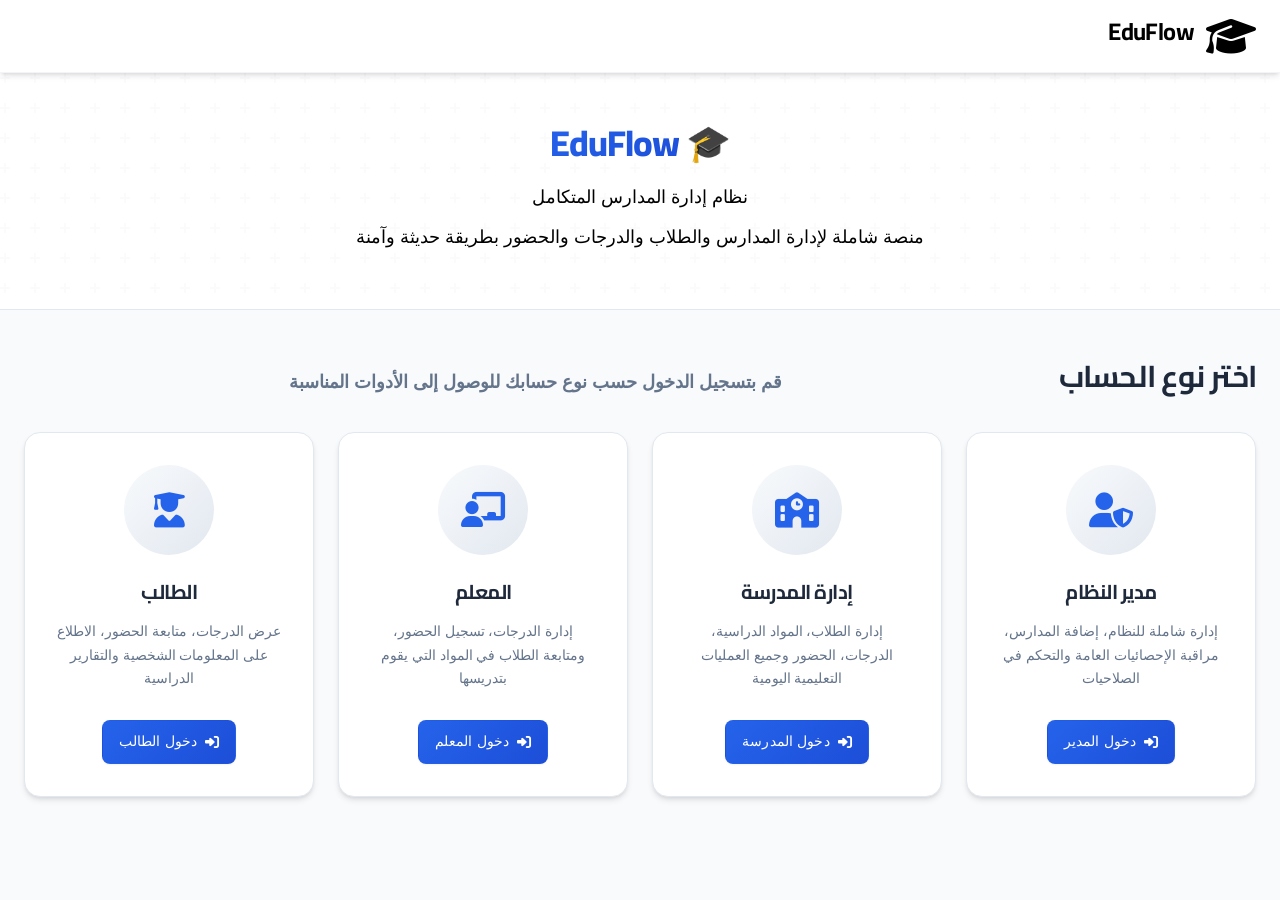
<file: index.html>
<!DOCTYPE html>
<html lang="ar" dir="rtl">
<head>
  <meta charset="UTF-8">
  <meta name="viewport" content="width=device-width, initial-scale=1.0">
  <title>EduFlow - نظام إدارة المدارس المتكامل</title>
  <link href="https://fonts.googleapis.com/css2?family=Cairo:wght@300;400;600;700&display=swap" rel="stylesheet">
  <link rel="stylesheet" href="https://cdnjs.cloudflare.com/ajax/libs/font-awesome/6.4.0/css/all.min.css">
  <link rel="stylesheet" href="assets/css/unified-design-system.css">
  <link rel="stylesheet" href="assets/css/unified-components.css">
  <link rel="stylesheet" href="assets/css/responsive-utilities.css">
  <link rel="stylesheet" href="assets/css/accessibility-enhancements.css">
  <link rel="stylesheet" href="assets/css/styles.css">
  <link rel="stylesheet" href="assets/css/enhanced.css">
  <link rel="stylesheet" href="assets/css/design-system.css">
    <script src="assets/js/config.js"></script>
    <script src="assets/js/security-utils.js"></script>
</head>
<body>
  <!-- Skip to main content link -->
  <a href="#main-content" class="skip-link">تخطي إلى المحتوى الرئيسي</a>
  
  <header>
    <div class="container">
      <div class="header-content">
        <div class="logo">
          <i class="fas fa-graduation-cap" aria-hidden="true"></i>
          <h1>EduFlow</h1>
        </div>
        <div class="nav-links">
        </div>
      </div>
    </div>
  </header>

  <main id="main-content">
    <section id="home" class="hero">
      <div class="container">
        <div class="hero-content">
          <h2><span class="emoji-icon">🎓</span> <span class="text-gradient">EduFlow</span></h2>
          <p class="subtitle">نظام إدارة المدارس المتكامل</p>
          <p class="subtitle">منصة شاملة لإدارة المدارس والطلاب والدرجات والحضور بطريقة حديثة وآمنة</p>
        </div>
      </div>
    </section>

    <section class="role-selection" aria-labelledby="role-selection-heading">
      <div class="container">
        <div class="section-title">
          <h3 id="role-selection-heading">اختر نوع الحساب</h3>
          <p>قم بتسجيل الدخول حسب نوع حسابك للوصول إلى الأدوات المناسبة</p>
        </div>
        
        <div class="roles-grid grid-container grid-auto-fit" role="group" aria-label="نوع الحساب">
          <div class="role-card admin animate-fade-in card-hover-effect" role="button" tabindex="0" aria-label="مدير النظام - إدارة شاملة للنظام" onclick="showAdminLogin()" onkeydown="if(event.key === 'Enter' || event.key === ' ') { showAdminLogin(); event.preventDefault(); }">
            <div class="role-icon">
              <i class="fas fa-user-shield" aria-hidden="true"></i>
            </div>
            <h4>مدير النظام</h4>
            <p>إدارة شاملة للنظام، إضافة المدارس، مراقبة الإحصائيات العامة والتحكم في الصلاحيات</p>
            <button class="btn btn-primary" aria-hidden="true">
              <i class="fas fa-sign-in-alt" aria-hidden="true"></i>
              دخول المدير
            </button>
          </div>

          <div class="role-card school animate-fade-in card-hover-effect">
            <div class="role-icon">
              <i class="fas fa-school"></i>
            </div>
            <h4>إدارة المدرسة</h4>
            <p>إدارة الطلاب، المواد الدراسية، الدرجات، الحضور وجميع العمليات التعليمية اليومية</p>
            <button class="btn btn-primary" onclick="showSchoolLogin()">
              <i class="fas fa-sign-in-alt"></i>
              دخول المدرسة
            </button>
          </div>

          <div class="role-card teacher animate-fade-in card-hover-effect">
            <div class="role-icon">
              <i class="fas fa-chalkboard-teacher"></i>
            </div>
            <h4>المعلم</h4>
            <p>إدارة الدرجات، تسجيل الحضور، ومتابعة الطلاب في المواد التي يقوم بتدريسها</p>
            <button class="btn btn-primary" onclick="showTeacherLogin()">
              <i class="fas fa-sign-in-alt"></i>
              دخول المعلم
            </button>
          </div>

          <div class="role-card student animate-fade-in card-hover-effect">
            <div class="role-icon">
              <i class="fas fa-user-graduate"></i>
            </div>
            <h4>الطالب</h4>
            <p>عرض الدرجات، متابعة الحضور، الاطلاع على المعلومات الشخصية والتقارير الدراسية</p>
            <button class="btn btn-primary" onclick="showStudentLogin()">
              <i class="fas fa-sign-in-alt"></i>
              دخول الطالب
            </button>
          </div>
        </div>
      </div>
    </section>
  </main>

  <!-- Admin Login Modal -->
  <div id="adminLoginModal" class="modal" role="dialog" aria-labelledby="adminLoginTitle" aria-describedby="adminLoginDesc" aria-modal="true" tabindex="-1">
    <div class="modal-content" role="document">
      <span class="close-modal" onclick="closeModal('adminLoginModal')" aria-label="إغلاق النافذة" tabindex="0" onkeydown="if(event.key === 'Enter' || event.key === ' ') { closeModal('adminLoginModal'); event.preventDefault(); }">&times;</span>
      <h3 class="modal-title" id="adminLoginTitle">تسجيل الدخول كمسؤول</h3>
      <p id="adminLoginDesc" class="sr-only">أدخل بيانات تسجيل الدخول الخاصة بك للوصول إلى لوحة تحكم المدير</p>
      <form id="adminLoginForm" aria-label="نموذج تسجيل دخول المدير">
        <div class="form-group">
          <label for="adminUsername" class="form-label">اسم المستخدم</label>
          <input type="text" id="adminUsername" class="form-control" required aria-required="true">
        </div>
        <div class="form-group">
          <label for="adminPassword" class="form-label">كلمة المرور</label>
          <input type="password" id="adminPassword" class="form-control" required aria-required="true">
        </div>
        <button type="submit" class="btn btn-primary" style="width: 100%">دخول</button>
      </form>
    </div>
  </div>

  <!-- School Login Modal -->
  <div id="schoolLoginModal" class="modal">
    <div class="modal-content">
      <span class="close-modal" onclick="closeModal('schoolLoginModal')">&times;</span>
      <h3 class="modal-title">تسجيل الدخول كمدرسة</h3>
      <form id="schoolLoginForm">
        <div class="form-group">
          <label for="schoolCode">رمز المدرسة</label>
          <input type="text" id="schoolCode" class="form-control" autocomplete="username" required>
        </div>
        <div class="form-group">
          <label for="schoolPassword">كلمة المرور</label>
          <input type="password" id="schoolPassword" class="form-control" autocomplete="current-password">
        </div>
        <button type="submit" class="btn btn-primary" style="width: 100%">دخول</button>
      </form>
    </div>
  </div>

  <!-- Student Login Modal -->
  <div id="studentLoginModal" class="modal">
    <div class="modal-content">
      <span class="close-modal" onclick="closeModal('studentLoginModal')">&times;</span>
      <h3 class="modal-title">تسجيل الدخول كطالب</h3>
      <form id="studentLoginForm">
        <div class="form-group">
          <label for="studentCode">رمز الطالب</label>
          <input type="text" id="studentCode" class="form-control" autocomplete="username" required>
        </div>
        <div class="form-group">
          <label for="studentPassword">كلمة المرور</label>
          <input type="password" id="studentPassword" class="form-control" autocomplete="current-password">
        </div>
        <button type="submit" class="btn btn-primary" style="width: 100%">دخول</button>
      </form>
    </div>
  </div>

  <!-- Teacher Login Modal -->
  <div id="teacherLoginModal" class="modal">
    <div class="modal-content">
      <span class="close-modal" onclick="closeModal('teacherLoginModal')">&times;</span>
      <h3 class="modal-title">تسجيل الدخول كمعلم</h3>
      <form id="teacherLoginForm">
        <div class="form-group">
          <label for="teacherCode">رمز المعلم</label>
          <input type="text" id="teacherCode" class="form-control" autocomplete="username" required>
        </div>
        <div class="form-group">
          <label for="teacherPassword">كلمة المرور</label>
          <input type="password" id="teacherPassword" class="form-control" autocomplete="current-password">
        </div>
        <button type="submit" class="btn btn-primary" style="width: 100%">دخول</button>
      </form>
    </div>
  </div>

  <script>
    // وظائف إدارة النوافذ المنبثقة
    function showAdminLogin() {
      document.getElementById('adminLoginModal').style.display = 'flex';
    }

    function showSchoolLogin() {
      document.getElementById('schoolLoginModal').style.display = 'flex';
    }

    function showStudentLogin() {
      document.getElementById('studentLoginModal').style.display = 'flex';
    }

    function showTeacherLogin() {
      document.getElementById('teacherLoginModal').style.display = 'flex';
    }

    function closeModal(modalId) {
      document.getElementById(modalId).style.display = 'none';
    }

    // إغلاق النافذة عند النقر خارجها
    window.onclick = function(event) {
      const modals = document.getElementsByClassName('modal');
      for (let i = 0; i < modals.length; i++) {
        if (event.target == modals[i]) {
          modals[i].style.display = "none";
        }
      }
    }

    // معالجة نموذج تسجيل الدخول للمسؤول
    document.getElementById('adminLoginForm').addEventListener('submit', async function(e) {
      e.preventDefault();
      const username = document.getElementById('adminUsername').value;
      const password = document.getElementById('adminPassword').value;
      
      try {
        const response = await fetch('/api/admin/login', {
          method: 'POST',
          headers: {
            'Content-Type': 'application/json'
          },
          body: JSON.stringify({ username, password })
        });
        
        if (!response.ok) {
          const errorResult = await response.json();
          throw new Error(errorResult.error || 'فشل تسجيل الدخول');
        }
        
        const result = await response.json();
        // Store token and user info
        localStorage.setItem('token', result.token);
        localStorage.setItem('user', JSON.stringify(result.user));
        
        toastManager.showSuccess('تم تسجيل الدخول بنجاح!');
        closeModal('adminLoginModal');
        
        // Redirect to admin dashboard
        window.location.href = 'admin-dashboard.html';
      } catch (error) {
        console.error('Login error:', error);
        toastManager.showError(error.message || 'حدث خطأ في الاتصال بالخادم');
      }
    });

    // معالجة نموذج تسجيل الدخول للمدرسة
    document.getElementById('schoolLoginForm').addEventListener('submit', async function(e) {
      e.preventDefault();
      const code = document.getElementById('schoolCode').value;
      const password = document.getElementById('schoolPassword').value;
      
      try {
        const response = await fetch('/api/school/login', {
          method: 'POST',
          headers: {
            'Content-Type': 'application/json'
          },
          body: JSON.stringify({ code, password })
        });
        
        if (!response.ok) {
          const errorResult = await response.json();
          throw new Error(errorResult.error || 'فشل تسجيل الدخول');
        }
        
        const result = await response.json();
        // Store token and school info
        localStorage.setItem('token', result.token);
        localStorage.setItem('school', JSON.stringify(result.school));
        
        toastManager.showSuccess('تم تسجيل الدخول بنجاح!');
        closeModal('schoolLoginModal');
        
        // Redirect to school dashboard
        window.location.href = 'school-dashboard.html';
      } catch (error) {
        console.error('Login error:', error);
        toastManager.showError(error.message || 'حدث خطأ في الاتصال بالخادم');
      }
    });

    // معالجة نموذج تسجيل الدخول للطالب
    document.getElementById('studentLoginForm').addEventListener('submit', async function(e) {
      e.preventDefault();
      const code = document.getElementById('studentCode').value;
      const password = document.getElementById('studentPassword').value;
      
      try {
        const response = await fetch('/api/student/login', {
          method: 'POST',
          headers: {
            'Content-Type': 'application/json'
          },
          body: JSON.stringify({ code, password })
        });
        
        if (!response.ok) {
          const errorResult = await response.json();
          throw new Error(errorResult.error || 'فشل تسجيل الدخول');
        }
        
        const result = await response.json();
        // Store token and student info
        localStorage.setItem('token', result.token);
        localStorage.setItem('student', JSON.stringify(result.student));
        
        toastManager.showSuccess('تم تسجيل الدخول بنجاح!');
        closeModal('studentLoginModal');
        
        // Redirect to student portal
        window.location.href = 'student-portal.html';
      } catch (error) {
        console.error('Login error:', error);
        toastManager.showError(error.message || 'حدث خطأ في الاتصال بالخادم');
      }
    });

    // معالجة نموذج تسجيل الدخول للمعلم
    document.getElementById('teacherLoginForm').addEventListener('submit', async function(e) {
      e.preventDefault();
      const code = document.getElementById('teacherCode').value;
      const password = document.getElementById('teacherPassword').value;
      
      try {
        const response = await fetch('/api/teacher/login', {
          method: 'POST',
          headers: {
            'Content-Type': 'application/json'
          },
          body: JSON.stringify({ teacher_code: code, password })
        });
        
        if (!response.ok) {
          const errorResult = await response.json();
          throw new Error(errorResult.error || 'فشل تسجيل الدخول');
        }
        
        const result = await response.json();
        // Store token and teacher info
        localStorage.setItem('teacher_token', result.token);
        localStorage.setItem('teacher', JSON.stringify(result.teacher));
        
        toastManager.showSuccess('تم تسجيل الدخول بنجاح!');
        closeModal('teacherLoginModal');
        
        // Redirect to teacher portal
        window.location.href = 'teacher-portal.html';
      } catch (error) {
        console.error('Login error:', error);
        toastManager.showError(error.message || 'حدث خطأ في الاتصال بالخادم');
      }
    });
  </script>
  <script src="assets/js/loading-feedback.js"></script>
</body>
</html>
</file>
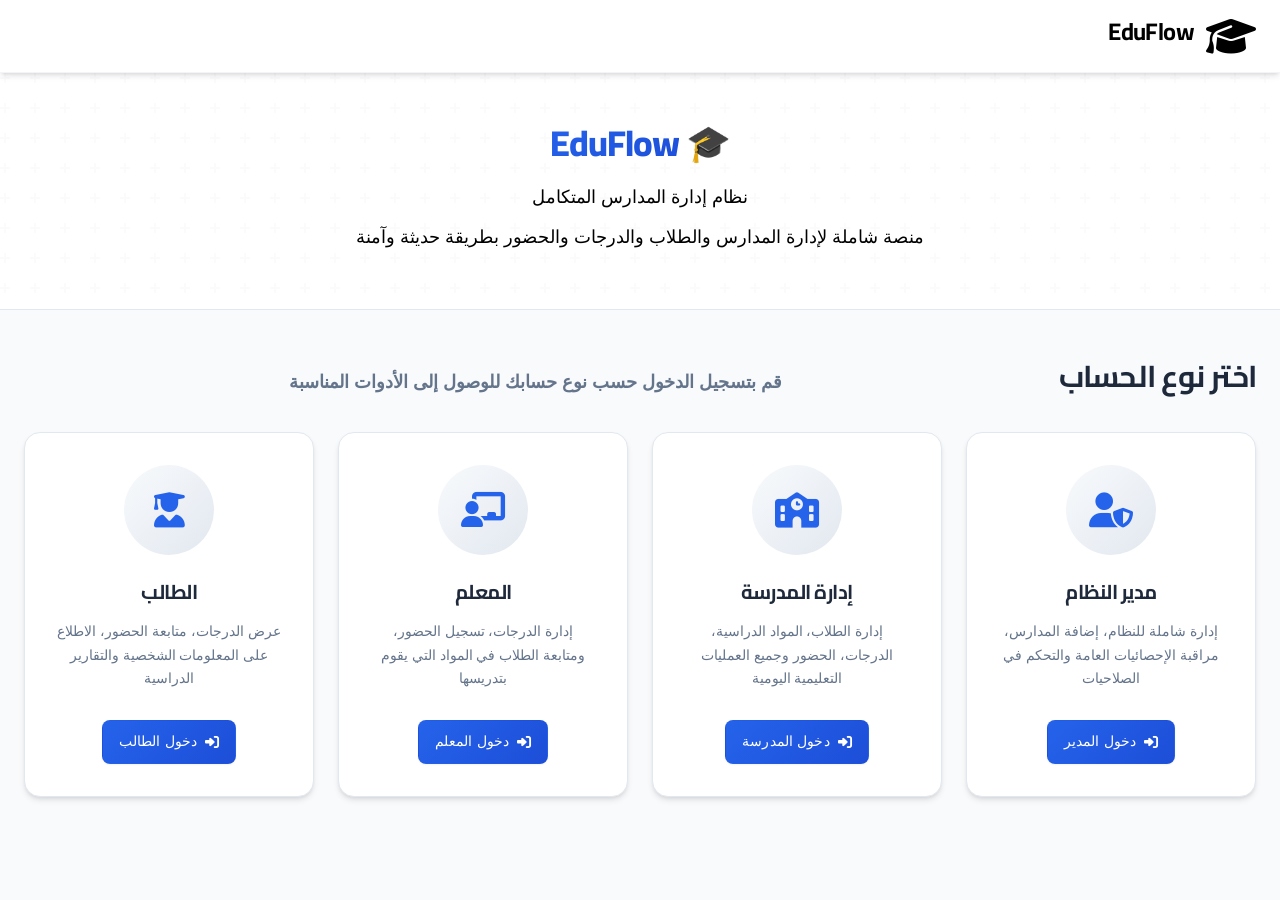
<file: public/index.html>
<!DOCTYPE html>
<html lang="ar" dir="rtl">
<head>
  <meta charset="UTF-8">
  <meta name="viewport" content="width=device-width, initial-scale=1.0">
  <title>EduFlow - نظام إدارة المدارس المتكامل</title>
  <link href="https://fonts.googleapis.com/css2?family=Cairo:wght@300;400;600;700&display=swap" rel="stylesheet">
  <link rel="stylesheet" href="https://cdnjs.cloudflare.com/ajax/libs/font-awesome/6.4.0/css/all.min.css">
  <link rel="stylesheet" href="assets/css/unified-design-system.css">
  <link rel="stylesheet" href="assets/css/unified-components.css">
  <link rel="stylesheet" href="assets/css/responsive-utilities.css">
  <link rel="stylesheet" href="assets/css/accessibility-enhancements.css">
  <link rel="stylesheet" href="assets/css/styles.css">
  <link rel="stylesheet" href="assets/css/enhanced.css">
  <link rel="stylesheet" href="assets/css/design-system.css">
    <script src="assets/js/security-utils.js"></script>
</head>
<body>
  <!-- Skip to main content link -->
  <a href="#main-content" class="skip-link">تخطي إلى المحتوى الرئيسي</a>
  
  <header>
    <div class="container">
      <div class="header-content">
        <div class="logo">
          <i class="fas fa-graduation-cap" aria-hidden="true"></i>
          <h1>EduFlow</h1>
        </div>
        <div class="nav-links">
        </div>
      </div>
    </div>
  </header>

  <main id="main-content">
    <section id="home" class="hero">
      <div class="container">
        <div class="hero-content">
          <h2><span class="emoji-icon">🎓</span> <span class="text-gradient">EduFlow</span></h2>
          <p class="subtitle">نظام إدارة المدارس المتكامل</p>
          <p class="subtitle">منصة شاملة لإدارة المدارس والطلاب والدرجات والحضور بطريقة حديثة وآمنة</p>
        </div>
      </div>
    </section>

    <section class="role-selection" aria-labelledby="role-selection-heading">
      <div class="container">
        <div class="section-title">
          <h3 id="role-selection-heading">اختر نوع الحساب</h3>
          <p>قم بتسجيل الدخول حسب نوع حسابك للوصول إلى الأدوات المناسبة</p>
        </div>
        
        <div class="roles-grid grid-container grid-auto-fit" role="group" aria-label="نوع الحساب">
          <div class="role-card admin animate-fade-in card-hover-effect" role="button" tabindex="0" aria-label="مدير النظام - إدارة شاملة للنظام" onclick="showAdminLogin()" onkeydown="if(event.key === 'Enter' || event.key === ' ') { showAdminLogin(); event.preventDefault(); }">
            <div class="role-icon">
              <i class="fas fa-user-shield" aria-hidden="true"></i>
            </div>
            <h4>مدير النظام</h4>
            <p>إدارة شاملة للنظام، إضافة المدارس، مراقبة الإحصائيات العامة والتحكم في الصلاحيات</p>
            <button class="btn btn-primary" aria-hidden="true">
              <i class="fas fa-sign-in-alt" aria-hidden="true"></i>
              دخول المدير
            </button>
          </div>

          <div class="role-card school animate-fade-in card-hover-effect">
            <div class="role-icon">
              <i class="fas fa-school"></i>
            </div>
            <h4>إدارة المدرسة</h4>
            <p>إدارة الطلاب، المواد الدراسية، الدرجات، الحضور وجميع العمليات التعليمية اليومية</p>
            <button class="btn btn-primary" onclick="showSchoolLogin()">
              <i class="fas fa-sign-in-alt"></i>
              دخول المدرسة
            </button>
          </div>

          <div class="role-card teacher animate-fade-in card-hover-effect">
            <div class="role-icon">
              <i class="fas fa-chalkboard-teacher"></i>
            </div>
            <h4>المعلم</h4>
            <p>إدارة الدرجات، تسجيل الحضور، ومتابعة الطلاب في المواد التي يقوم بتدريسها</p>
            <button class="btn btn-primary" onclick="showTeacherLogin()">
              <i class="fas fa-sign-in-alt"></i>
              دخول المعلم
            </button>
          </div>

          <div class="role-card student animate-fade-in card-hover-effect">
            <div class="role-icon">
              <i class="fas fa-user-graduate"></i>
            </div>
            <h4>الطالب</h4>
            <p>عرض الدرجات، متابعة الحضور، الاطلاع على المعلومات الشخصية والتقارير الدراسية</p>
            <button class="btn btn-primary" onclick="showStudentLogin()">
              <i class="fas fa-sign-in-alt"></i>
              دخول الطالب
            </button>
          </div>
        </div>
      </div>
    </section>
  </main>

  <!-- Admin Login Modal -->
  <div id="adminLoginModal" class="modal" role="dialog" aria-labelledby="adminLoginTitle" aria-describedby="adminLoginDesc" aria-modal="true" tabindex="-1">
    <div class="modal-content" role="document">
      <span class="close-modal" onclick="closeModal('adminLoginModal')" aria-label="إغلاق النافذة" tabindex="0" onkeydown="if(event.key === 'Enter' || event.key === ' ') { closeModal('adminLoginModal'); event.preventDefault(); }">&times;</span>
      <h3 class="modal-title" id="adminLoginTitle">تسجيل الدخول كمسؤول</h3>
      <p id="adminLoginDesc" class="sr-only">أدخل بيانات تسجيل الدخول الخاصة بك للوصول إلى لوحة تحكم المدير</p>
      <form id="adminLoginForm" aria-label="نموذج تسجيل دخول المدير">
        <div class="form-group">
          <label for="adminUsername" class="form-label">اسم المستخدم</label>
          <input type="text" id="adminUsername" class="form-control" required aria-required="true">
        </div>
        <div class="form-group">
          <label for="adminPassword" class="form-label">كلمة المرور</label>
          <input type="password" id="adminPassword" class="form-control" required aria-required="true">
        </div>
        <button type="submit" class="btn btn-primary" style="width: 100%">دخول</button>
      </form>
    </div>
  </div>

  <!-- School Login Modal -->
  <div id="schoolLoginModal" class="modal">
    <div class="modal-content">
      <span class="close-modal" onclick="closeModal('schoolLoginModal')">&times;</span>
      <h3 class="modal-title">تسجيل الدخول كمدرسة</h3>
      <form id="schoolLoginForm">
        <div class="form-group">
          <label for="schoolCode">رمز المدرسة</label>
          <input type="text" id="schoolCode" class="form-control" autocomplete="username" required>
        </div>
        <div class="form-group">
          <label for="schoolPassword">كلمة المرور</label>
          <input type="password" id="schoolPassword" class="form-control" autocomplete="current-password">
        </div>
        <button type="submit" class="btn btn-primary" style="width: 100%">دخول</button>
      </form>
    </div>
  </div>

  <!-- Student Login Modal -->
  <div id="studentLoginModal" class="modal">
    <div class="modal-content">
      <span class="close-modal" onclick="closeModal('studentLoginModal')">&times;</span>
      <h3 class="modal-title">تسجيل الدخول كطالب</h3>
      <form id="studentLoginForm">
        <div class="form-group">
          <label for="studentCode">رمز الطالب</label>
          <input type="text" id="studentCode" class="form-control" autocomplete="username" required>
        </div>
        <div class="form-group">
          <label for="studentPassword">كلمة المرور</label>
          <input type="password" id="studentPassword" class="form-control" autocomplete="current-password">
        </div>
        <button type="submit" class="btn btn-primary" style="width: 100%">دخول</button>
      </form>
    </div>
  </div>

  <!-- Teacher Login Modal -->
  <div id="teacherLoginModal" class="modal">
    <div class="modal-content">
      <span class="close-modal" onclick="closeModal('teacherLoginModal')">&times;</span>
      <h3 class="modal-title">تسجيل الدخول كمعلم</h3>
      <form id="teacherLoginForm">
        <div class="form-group">
          <label for="teacherCode">رمز المعلم</label>
          <input type="text" id="teacherCode" class="form-control" autocomplete="username" required>
        </div>
        <div class="form-group">
          <label for="teacherPassword">كلمة المرور</label>
          <input type="password" id="teacherPassword" class="form-control" autocomplete="current-password">
        </div>
        <button type="submit" class="btn btn-primary" style="width: 100%">دخول</button>
      </form>
    </div>
  </div>

  <script>
    // وظائف إدارة النوافذ المنبثقة
    function showAdminLogin() {
      document.getElementById('adminLoginModal').style.display = 'flex';
    }

    function showSchoolLogin() {
      document.getElementById('schoolLoginModal').style.display = 'flex';
    }

    function showStudentLogin() {
      document.getElementById('studentLoginModal').style.display = 'flex';
    }

    function showTeacherLogin() {
      document.getElementById('teacherLoginModal').style.display = 'flex';
    }

    function closeModal(modalId) {
      document.getElementById(modalId).style.display = 'none';
    }

    // إغلاق النافذة عند النقر خارجها
    window.onclick = function(event) {
      const modals = document.getElementsByClassName('modal');
      for (let i = 0; i < modals.length; i++) {
        if (event.target == modals[i]) {
          modals[i].style.display = "none";
        }
      }
    }

    // معالجة نموذج تسجيل الدخول للمسؤول
    document.getElementById('adminLoginForm').addEventListener('submit', async function(e) {
      e.preventDefault();
      const username = document.getElementById('adminUsername').value;
      const password = document.getElementById('adminPassword').value;
      
      try {
        const response = await fetch('/api/admin/login', {
          method: 'POST',
          headers: {
            'Content-Type': 'application/json'
          },
          body: JSON.stringify({ username, password })
        });
        
        if (!response.ok) {
          const errorResult = await response.json();
          throw new Error(errorResult.error || 'فشل تسجيل الدخول');
        }
        
        const result = await response.json();
        // Store token and user info
        localStorage.setItem('token', result.token);
        localStorage.setItem('user', JSON.stringify(result.user));
        
        toastManager.showSuccess('تم تسجيل الدخول بنجاح!');
        closeModal('adminLoginModal');
        
        // Redirect to admin dashboard
        window.location.href = '/admin-dashboard.html';
      } catch (error) {
        console.error('Login error:', error);
        toastManager.showError(error.message || 'حدث خطأ في الاتصال بالخادم');
      }
    });

    // معالجة نموذج تسجيل الدخول للمدرسة
    document.getElementById('schoolLoginForm').addEventListener('submit', async function(e) {
      e.preventDefault();
      const code = document.getElementById('schoolCode').value;
      const password = document.getElementById('schoolPassword').value;
      
      try {
        const response = await fetch('/api/school/login', {
          method: 'POST',
          headers: {
            'Content-Type': 'application/json'
          },
          body: JSON.stringify({ code, password })
        });
        
        if (!response.ok) {
          const errorResult = await response.json();
          throw new Error(errorResult.error || 'فشل تسجيل الدخول');
        }
        
        const result = await response.json();
        // Store token and school info
        localStorage.setItem('token', result.token);
        localStorage.setItem('school', JSON.stringify(result.school));
        
        toastManager.showSuccess('تم تسجيل الدخول بنجاح!');
        closeModal('schoolLoginModal');
        
        // Redirect to school dashboard
        window.location.href = '/school-dashboard.html';
      } catch (error) {
        console.error('Login error:', error);
        toastManager.showError(error.message || 'حدث خطأ في الاتصال بالخادم');
      }
    });

    // معالجة نموذج تسجيل الدخول للطالب
    document.getElementById('studentLoginForm').addEventListener('submit', async function(e) {
      e.preventDefault();
      const code = document.getElementById('studentCode').value;
      const password = document.getElementById('studentPassword').value;
      
      try {
        const response = await fetch('/api/student/login', {
          method: 'POST',
          headers: {
            'Content-Type': 'application/json'
          },
          body: JSON.stringify({ code, password })
        });
        
        if (!response.ok) {
          const errorResult = await response.json();
          throw new Error(errorResult.error || 'فشل تسجيل الدخول');
        }
        
        const result = await response.json();
        // Store token and student info
        localStorage.setItem('token', result.token);
        localStorage.setItem('student', JSON.stringify(result.student));
        
        toastManager.showSuccess('تم تسجيل الدخول بنجاح!');
        closeModal('studentLoginModal');
        
        // Redirect to student portal
        window.location.href = '/student-portal.html';
      } catch (error) {
        console.error('Login error:', error);
        toastManager.showError(error.message || 'حدث خطأ في الاتصال بالخادم');
      }
    });

    // معالجة نموذج تسجيل الدخول للمعلم
    document.getElementById('teacherLoginForm').addEventListener('submit', async function(e) {
      e.preventDefault();
      const code = document.getElementById('teacherCode').value;
      const password = document.getElementById('teacherPassword').value;
      
      try {
        const response = await fetch('/api/teacher/login', {
          method: 'POST',
          headers: {
            'Content-Type': 'application/json'
          },
          body: JSON.stringify({ teacher_code: code, password })
        });
        
        if (!response.ok) {
          const errorResult = await response.json();
          throw new Error(errorResult.error || 'فشل تسجيل الدخول');
        }
        
        const result = await response.json();
        // Store token and teacher info
        localStorage.setItem('teacher_token', result.token);
        localStorage.setItem('teacher', JSON.stringify(result.teacher));
        
        toastManager.showSuccess('تم تسجيل الدخول بنجاح!');
        closeModal('teacherLoginModal');
        
        // Redirect to teacher portal
        window.location.href = '/teacher-portal.html';
      } catch (error) {
        console.error('Login error:', error);
        toastManager.showError(error.message || 'حدث خطأ في الاتصال بالخادم');
      }
    });
  </script>
  <script src="assets/js/loading-feedback.js"></script>
</body>
</html>
</file>
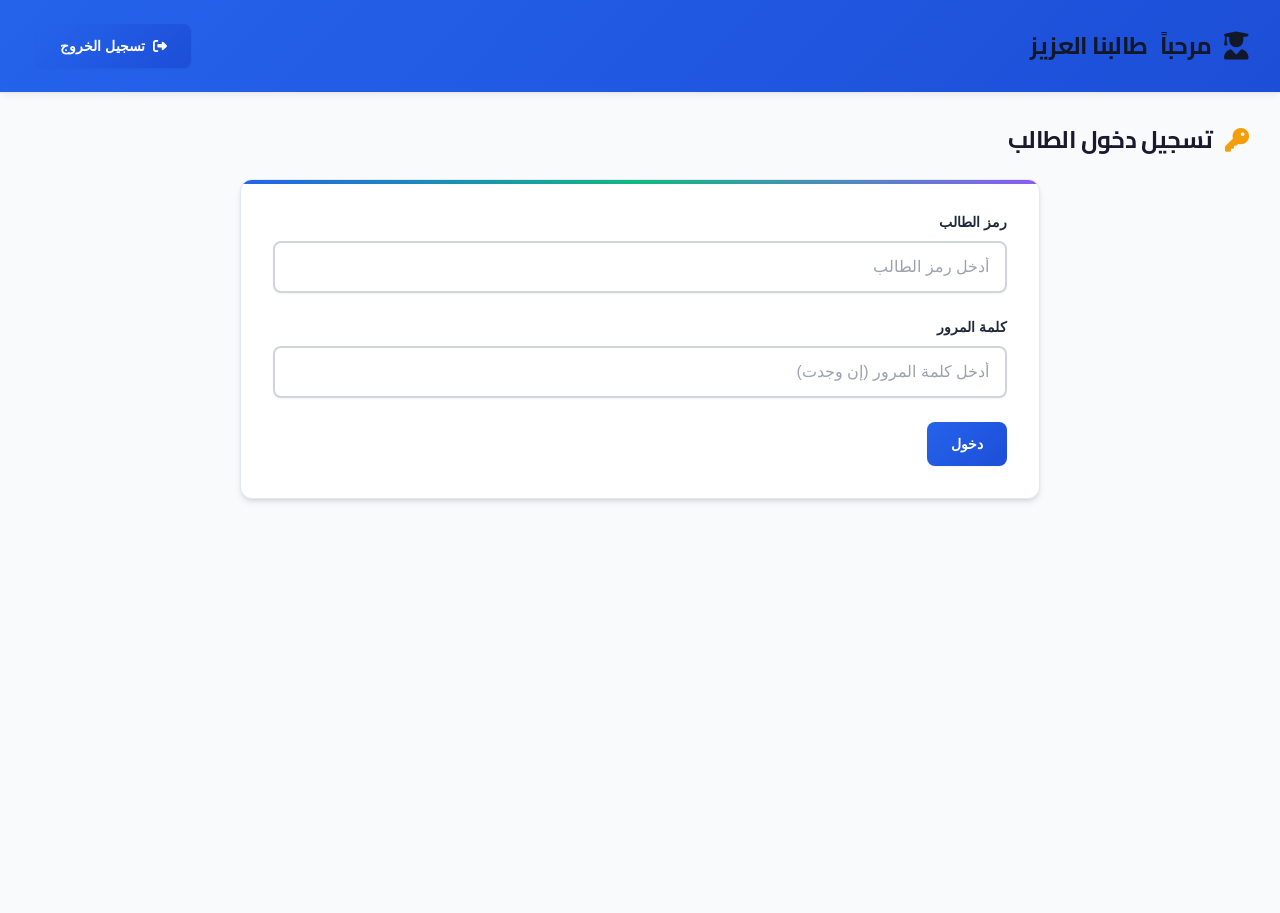
<file: student-portal.html>
<!DOCTYPE html>
<html lang="ar" dir="rtl">
<head>
    <meta charset="UTF-8">
    <meta name="viewport" content="width=device-width, initial-scale=1.0">
    <title>بوابة الطالب - EduFlow</title>
    <link href="https://fonts.googleapis.com/css2?family=Cairo:wght@300;400;700&display=swap" rel="stylesheet">
    <link rel="stylesheet" href="https://cdnjs.cloudflare.com/ajax/libs/font-awesome/6.4.0/css/all.min.css">
    <link rel="stylesheet" href="assets/css/unified-design-system.css">
    <link rel="stylesheet" href="assets/css/unified-components.css">
    <link rel="stylesheet" href="assets/css/responsive-utilities.css">
    <link rel="stylesheet" href="assets/css/accessibility-enhancements.css">
    <link rel="stylesheet" href="assets/css/styles.css">
    <link rel="stylesheet" href="assets/css/enhanced.css">
    <link rel="stylesheet" href="assets/css/design-system.css">
    <script src="assets/js/config.js"></script>
    <script src="assets/js/security-utils.js"></script>
</head>
<body>
    <header class="student-header dashboard-header student">
        <h1 class="dashboard-title"><i class="fas fa-user-graduate"></i> مرحباً <span id="studentName">طالبنا العزيز</span></h1>
        <div style="display: flex; align-items: center; gap: 1rem;">
            <div class="academic-year-selector" id="academicYearSelectorContainer" style="display: none; align-items: center; gap: 0.5rem; background: rgba(255,255,255,0.1); padding: 0.5rem 1rem; border-radius: 8px;">
                <i class="fas fa-calendar-alt" style="color: var(--warning-400);"></i>
                <span style="font-size: 0.85rem;">السنة:</span>
                <select id="academicYearSelect" class="form-input" style="min-width: 120px; padding: 0.35rem; font-size: 0.85rem; background: white; color: #333; border-radius: 6px; border: none;" onchange="onAcademicYearChange()">
                    <option value="current">الحالية</option>
                </select>
            </div>
            <button onclick="logout()" class="btn-primary-school btn-primary">
                <i class="fas fa-sign-out-alt"></i> تسجيل الخروج
            </button>
        </div>
    </header>

    <section class="student-container" id="loginSection">
        <h2 class="h2-student section-title"><i class="fas fa-key"></i> تسجيل دخول الطالب</h2>
        <form class="form-student form-card" id="studentLoginForm">
            <div class="form-group-student">
                <label for="studentCode">رمز الطالب</label>
                <input type="text" id="studentCode" placeholder="أدخل رمز الطالب" class="form-control form-input" required>
            </div>
            <div class="form-group-student">
                <label for="studentPassword">كلمة المرور</label>
                <input type="password" id="studentPassword" placeholder="أدخل كلمة المرور (إن وجدت)" class="form-control form-input" autocomplete="current-password">
            </div>
            <button type="submit" class="btn-primary-student btn-primary">دخول</button>
        </form>
    </section>

    <main class="student-container" id="portalSection" style="display:none">

        <div class="tabs">
            <div class="tab active" onclick="switchTab('detailed-scores')">الدرجات التفصيلية</div>
            <div class="tab" onclick="switchTab('attendance')">سجل الحضور</div>
            <div class="tab" onclick="switchTab('comprehensive-report')">التقرير التعليمي الشامل</div>
        </div>

        <!-- قسم الدرجات التفصيلية -->
        <div id="detailed-scores" class="tab-content active">
            <section class="section-card">
                <h2 class="h2-student section-title"><i class="fas fa-chart-bar"></i> الدرجات التفصيلية</h2>
                <table class="table-student table-enhanced" id="detailedScoresTable">
                    <thead>
                        <tr>
                            <th class="th-student">المادة</th>
                            <th class="th-student">شهر الأول</th>
                            <th class="th-student">شهر الثاني</th>
                            <th class="th-student">نصف السنة</th>
                            <th class="th-student">شهر الثالث</th>
                            <th class="th-student">شهر الرابع</th>
                            <th class="th-student">نهاية السنة</th>
                            <th class="th-student">النتيجة</th>
                        </tr>
                    </thead>
                    <tbody id="detailedScoresTableBody"></tbody>
                </table>
            </section>
        </div>

        <!-- قسم الحضور -->
        <div id="attendance" class="tab-content">
            <section class="section-card">
                <h2 class="h2-student section-title"><i class="fas fa-calendar-check"></i> سجل الحضور اليومي</h2>
                <table class="table-student table-enhanced" id="attendanceTable">
                    <thead>
                        <tr>
                            <th class="th-student">التاريخ</th>
                            <th class="th-student">الحالة العامة</th>
                            <th class="th-student">تفاصيل الحضور</th>
                            <th class="th-student">التاريخ المسجل</th>
                        </tr>
                    </thead>
                    <tbody id="attendanceTableBody"></tbody>
                </table>
            </section>
        </div>

        <!-- التقرير التعليمي الشامل -->
        <div id="comprehensive-report" class="tab-content">
            <section class="section-card">
                <h2 class="h2-student section-title"><i class="fas fa-clipboard-list"></i> التقرير التعليمي الشامل</h2>
                <div id="comprehensiveReportContainer" class="comprehensive-report-container">
                    <div class="report-loading">
                        <i class="fas fa-spinner fa-spin"></i>
                        <p>جاري تحميل التقرير...</p>
                    </div>
                </div>
            </section>
        </div>

        <!-- Performance Insights Section - Now positioned below grades -->
        <div class="section-card" id="performanceInsightsSection" style="display:none">
            <h2 class="h2-student section-title"><i class="fas fa-lightbulb"></i> رؤى الأداء والتنبؤات</h2>
            <div class="performance-insights">
                <div class="insights-container grid-container grid-auto-fit">
                    <div class="insight-card card">
                        <div class="insight-title">المعدل العام</div>
                        <div class="insight-value" id="studentAvgGrade">0</div>
                    </div>
                    <div class="insight-card card">
                        <div class="insight-title">التنبؤ بالأداء</div>
                        <div class="insight-value" id="studentPerformancePrediction">متوسط</div>
                    </div>
                    <div class="insight-card card" id="passFailCard">
                        <div class="insight-title">توقع النجاح/الرسوب</div>
                        <div class="insight-value" id="passFailPrediction">-</div>
                    </div>
                </div>
                
                <!-- Pass/Fail Prediction Details -->
                <div id="predictionDetailsBox" class="prediction-box" style="margin-top: 1rem; padding: 1rem; background: #f8f9fa; border-radius: var(--radius-lg); border-right: 4px solid #6c757d; display: none;">
                    <div id="predictionMessage" style="font-weight: 500; margin-bottom: 0.5rem;"></div>
                    <div id="predictionConfidence" style="font-size: 0.9rem; color: #6c757d;"></div>
                </div>

                <!-- Forecasted Grades Section -->
                <div id="forecastSection" style="margin-top: 1.5rem; display: none;">
                    <h3 style="margin-bottom: 1rem; color: var(--brand-primary-800);"><i class="fas fa-chart-line" style="color: var(--brand-primary-500);"></i> الدرجات المتوقعة للفترات القادمة</h3>
                    <div id="forecastContainer" class="forecast-container" style="display: grid; grid-template-columns: repeat(auto-fit, minmax(200px, 1fr)); gap: 1rem;"></div>
                </div>
                
                <div class="recommendations-box" style="margin-top: 1.5rem; padding: 1.5rem; background: var(--brand-primary-50); border-radius: var(--radius-lg); border-right: 5px solid var(--brand-primary-500);">
                    <h3 style="margin-bottom: 1rem; color: var(--brand-primary-800);"><i class="fas fa-graduation-cap" style="color: var(--brand-primary-500);"></i> الإرشاد الأكاديمي</h3>
                    <div id="studentRecommendations" style="line-height: 1.6;">-</div>
                </div>
            </div>
        </div>
    </main>

    <script>
        let currentStudent = null;
        let academicYears = [];
        let currentAcademicYearId = null;
        let selectedAcademicYearId = 'current';

        // Check for existing login on page load
        document.addEventListener('DOMContentLoaded', function() {
            const storedStudent = localStorage.getItem('student');
            if (storedStudent) {
                try {
                    currentStudent = JSON.parse(storedStudent);
                    if (currentStudent && currentStudent.full_name) {
                        // Student is already authenticated, show portal directly
                        document.getElementById('loginSection').style.display = 'none';
                        document.getElementById('portalSection').style.display = 'block';
                        document.getElementById('studentName').textContent = currentStudent.full_name;
                        document.getElementById('performanceInsightsSection').style.display = 'block';
                        loadAcademicYears();
                        displayStudentData();
                    }
                } catch (e) {
                    console.error('Error parsing stored student data:', e);
                    localStorage.removeItem('student');
                }
            }
        });

        // Grade thresholds based on grade scale
        const GRADE_THRESHOLDS = {
            scale10: {
                maxGrade: 10,
                passThreshold: 5,
                safeThreshold: 7,
                atRiskRange: '5-6',
                safeRange: '7-10',
                failRange: '0-4'
            },
            scale100: {
                maxGrade: 100,
                passThreshold: 50,
                safeThreshold: 70,
                atRiskRange: '50-69',
                safeRange: '70-100',
                failRange: '0-49'
            }
        };

        // Period order for trend analysis
        const PERIOD_ORDER = ['month1', 'month2', 'midterm', 'month3', 'month4', 'final'];
        const PERIOD_NAMES = {
            month1: 'شهر الأول',
            month2: 'شهر الثاني',
            midterm: 'نصف السنة',
            month3: 'شهر الثالث',
            month4: 'شهر الرابع',
            final: 'نهاية السنة'
        };

        // Analyze grade trends for a subject
        function analyzeGradeTrend(grades, maxGrade) {
            const thresholds = maxGrade === 10 ? 
                { passThreshold: 5, safeThreshold: 7 } : 
                { passThreshold: 50, safeThreshold: 70 };
            
            const gradeSequence = [];
            let firstNonZeroIndex = -1;
            let lastNonZeroIndex = -1;
            
            PERIOD_ORDER.forEach((period, index) => {
                const grade = parseInt(grades[period]) || 0;
                gradeSequence.push({ period, grade, index });
                if (grade > 0) {
                    if (firstNonZeroIndex === -1) firstNonZeroIndex = index;
                    lastNonZeroIndex = index;
                }
            });
            
            if (firstNonZeroIndex === -1) {
                return {
                    trend: 'none',
                    hasImprovement: false,
                    hasDeterioration: false,
                    recommendations: [],
                    latestGrade: 0,
                    firstGrade: 0,
                    consistency: 'unknown'
                };
            }
            
            const nonZeroGrades = gradeSequence.filter(g => g.grade > 0);
            const firstGrade = nonZeroGrades[0];
            const latestGrade = nonZeroGrades[nonZeroGrades.length - 1];
            
            let hasSignificantImprovement = false;
            let hasSignificantDeterioration = false;
            let hadZeroBeforeGoodGrade = false;
            
            // Check for zeros before good grades
            for (let i = 0; i < gradeSequence.length; i++) {
                const current = gradeSequence[i];
                if (current.grade === 0 && i < lastNonZeroIndex) {
                    for (let j = i + 1; j < gradeSequence.length; j++) {
                        if (gradeSequence[j].grade > 0) {
                            if (gradeSequence[j].grade >= thresholds.safeThreshold) {
                                hadZeroBeforeGoodGrade = true;
                            }
                            break;
                        }
                    }
                }
            }
            
            // Analyze consecutive grade changes
            for (let i = 1; i < nonZeroGrades.length; i++) {
                const prev = nonZeroGrades[i - 1];
                const curr = nonZeroGrades[i];
                const changePercent = ((curr.grade - prev.grade) / maxGrade) * 100;
                
                if (changePercent >= 30) hasSignificantImprovement = true;
                if (changePercent <= -30) hasSignificantDeterioration = true;
            }
            
            let trend = 'stable';
            const overallChangePercent = ((latestGrade.grade - firstGrade.grade) / maxGrade) * 100;
            if (overallChangePercent >= 20) trend = 'improving';
            else if (overallChangePercent <= -20) trend = 'declining';
            
            const avgGrade = nonZeroGrades.reduce((sum, g) => sum + g.grade, 0) / nonZeroGrades.length;
            const variance = nonZeroGrades.reduce((sum, g) => sum + Math.pow(g.grade - avgGrade, 2), 0) / nonZeroGrades.length;
            const consistencyRatio = Math.sqrt(variance) / maxGrade;
            
            let consistency = 'consistent';
            if (consistencyRatio > 0.25) consistency = 'inconsistent';
            else if (consistencyRatio > 0.15) consistency = 'variable';
            
            return {
                trend,
                hasImprovement: hasSignificantImprovement || hadZeroBeforeGoodGrade,
                hasDeterioration: hasSignificantDeterioration,
                hadZeroBeforeGoodGrade,
                latestGrade: latestGrade.grade,
                latestPeriod: latestGrade.period,
                firstGrade: firstGrade.grade,
                firstPeriod: firstGrade.period,
                avgGrade,
                consistency
            };
        }

        // ============================================================================
        // PROFESSIONAL ACADEMIC RECOMMENDATION ENGINE FOR STUDENT PORTAL
        // ============================================================================
        class StudentAcademicAdvisor {
            constructor(scores, maxGrade, thresholds, studentGrade) {
                this.scores = scores;
                this.maxGrade = maxGrade;
                this.thresholds = thresholds;
                this.studentGrade = studentGrade;
                this.analysis = this.analyzePerformance();
            }

            analyzePerformance() {
                const subjects = {};
                let totalGrades = 0;
                let gradeCount = 0;
                let strongSubjects = [];
                let moderateSubjects = [];
                let weakSubjects = [];
                let improvingSubjects = [];
                let decliningSubjects = [];
                let inconsistentSubjects = [];
                let missedAssessments = [];

                for (const subject in this.scores) {
                    const subjectGrades = this.scores[subject];
                    const trend = analyzeGradeTrend(subjectGrades, this.maxGrade);
                    
                    let subjectTotal = 0;
                    let subjectCount = 0;
                    let periodGrades = [];

                    PERIOD_ORDER.forEach(period => {
                        const grade = parseInt(subjectGrades[period]) || 0;
                        periodGrades.push({ period, grade });
                        if (grade > 0) {
                            subjectTotal += grade;
                            subjectCount++;
                            totalGrades += grade;
                            gradeCount++;
                        } else if (trend.latestGrade > 0) {
                            const hasLaterGrade = PERIOD_ORDER.slice(PERIOD_ORDER.indexOf(period) + 1)
                                .some(p => (parseInt(subjectGrades[p]) || 0) > 0);
                            if (hasLaterGrade) {
                                missedAssessments.push({ subject, period: PERIOD_NAMES[period] });
                            }
                        }
                    });

                    if (subjectCount > 0) {
                        const avg = subjectTotal / subjectCount;
                        const percentage = (avg / this.maxGrade) * 100;
                        
                        const subjectData = {
                            name: subject,
                            average: avg,
                            percentage,
                            trend,
                            gradeCount: subjectCount,
                            periodGrades,
                            latestGrade: trend.latestGrade,
                            consistency: trend.consistency
                        };

                        subjects[subject] = subjectData;

                        if (avg >= this.thresholds.safeThreshold) {
                            strongSubjects.push(subjectData);
                        } else if (avg >= this.thresholds.passThreshold) {
                            moderateSubjects.push(subjectData);
                        } else {
                            weakSubjects.push(subjectData);
                        }

                        if (trend.hasImprovement) improvingSubjects.push(subjectData);
                        if (trend.hasDeterioration) decliningSubjects.push(subjectData);
                        if (trend.consistency === 'inconsistent') inconsistentSubjects.push(subjectData);
                    }
                }

                const overallAvg = gradeCount > 0 ? totalGrades / gradeCount : 0;
                const overallPercentage = (overallAvg / this.maxGrade) * 100;

                return {
                    subjects,
                    overallAvg,
                    overallPercentage,
                    strongSubjects: strongSubjects.sort((a, b) => b.average - a.average),
                    moderateSubjects: moderateSubjects.sort((a, b) => b.average - a.average),
                    weakSubjects: weakSubjects.sort((a, b) => a.average - b.average),
                    improvingSubjects,
                    decliningSubjects,
                    inconsistentSubjects,
                    missedAssessments,
                    totalSubjects: Object.keys(subjects).length,
                    assessedPeriods: gradeCount
                };
            }

            getPerformanceLevel() {
                const pct = this.analysis.overallPercentage;
                if (pct >= 90) return { level: 'excellent', label: 'متميز', icon: '🌟' };
                if (pct >= 80) return { level: 'very-good', label: 'جيد جداً', icon: '⭐' };
                if (pct >= 70) return { level: 'good', label: 'جيد', icon: '✅' };
                if (pct >= 60) return { level: 'satisfactory', label: 'مقبول', icon: '🟡' };
                if (pct >= 50) return { level: 'at-risk', label: 'تحذير', icon: '⚠️' };
                return { level: 'critical', label: 'حرج', icon: '🚨' };
            }

            generatePersonalSummary() {
                const a = this.analysis;
                const perf = this.getPerformanceLevel();
                const summary = [];

                summary.push(`<div class="rec-header">${perf.icon} <strong>${perf.label}</strong> | ${a.overallAvg.toFixed(1)}/${this.maxGrade} (${a.overallPercentage.toFixed(0)}%)</div>`);
                
                const stats = [];
                if (a.strongSubjects.length > 0) stats.push(`<span class="rec-badge success">${a.strongSubjects.length} متفوق</span>`);
                if (a.moderateSubjects.length > 0) stats.push(`<span class="rec-badge warning">${a.moderateSubjects.length} تحذير</span>`);
                if (a.weakSubjects.length > 0) stats.push(`<span class="rec-badge danger">${a.weakSubjects.length} ضعيف</span>`);
                if (stats.length > 0) summary.push(`<div class="rec-stats">${stats.join(' ')}</div>`);

                return summary;
            }

            generateStrengthsSection() {
                const a = this.analysis;
                const strengths = [];

                if (a.strongSubjects.length === 0 && a.improvingSubjects.length === 0) {
                    return [];
                }

                let items = [];
                a.strongSubjects.forEach(s => {
                    let badge = s.trend.trend === 'improving' ? ' ↑' : (s.consistency === 'consistent' ? ' ●' : '');
                    items.push(`<span class="rec-item success">${escapeHtml(s.name)} ${s.average.toFixed(1)}${badge}</span>`);
                });

                const improvingNotStrong = a.improvingSubjects.filter(s => !a.strongSubjects.find(str => str.name === s.name));
                improvingNotStrong.forEach(s => {
                    items.push(`<span class="rec-item improving">${escapeHtml(s.name)} ↑${s.trend.latestGrade}</span>`);
                });

                if (items.length > 0) {
                    strengths.push(`<div class="rec-section"><span class="rec-label">💪 نقاط القوة:</span> ${items.join(' ')}</div>`);
                }

                return strengths;
            }

            generateImprovementAreas() {
                const a = this.analysis;
                const areas = [];

                // Critical subjects
                if (a.weakSubjects.length > 0) {
                    let items = a.weakSubjects.map(s => {
                        let badge = s.trend.hasImprovement ? ' ↑' : (s.trend.hasDeterioration ? ' ↓' : '');
                        return `<span class="rec-item danger">${escapeHtml(s.name)} ${s.average.toFixed(1)}${badge}</span>`;
                    });
                    areas.push(`<div class="rec-section"><span class="rec-label">🚨 تحتاج تقوية:</span> ${items.join(' ')}</div>`);
                }

                // At-risk subjects
                if (a.moderateSubjects.length > 0) {
                    let items = a.moderateSubjects.map(s => {
                        const gap = (this.thresholds.safeThreshold - s.average).toFixed(1);
                        return `<span class="rec-item warning">${escapeHtml(s.name)} -${gap}</span>`;
                    });
                    areas.push(`<div class="rec-section"><span class="rec-label">⚠️ منطقة الخطر:</span> ${items.join(' ')}</div>`);
                }

                // Declining (not already weak)
                const decliningNotWeak = a.decliningSubjects.filter(s => !a.weakSubjects.find(w => w.name === s.name));
                if (decliningNotWeak.length > 0) {
                    let items = decliningNotWeak.map(s => `<span class="rec-item declining">${escapeHtml(s.name)} ↓</span>`);
                    areas.push(`<div class="rec-section"><span class="rec-label">📉 تراجع:</span> ${items.join(' ')}</div>`);
                }

                // Inconsistent
                if (a.inconsistentSubjects.length > 0) {
                    let items = a.inconsistentSubjects.map(s => `<span class="rec-item unstable">${escapeHtml(s.name)}</span>`);
                    areas.push(`<div class="rec-section"><span class="rec-label">⚡ غير مستقر:</span> ${items.join(' ')}</div>`);
                }

                // Missed assessments
                if (a.missedAssessments.length > 0) {
                    const grouped = {};
                    a.missedAssessments.forEach(m => {
                        if (!grouped[m.subject]) grouped[m.subject] = [];
                        grouped[m.subject].push(m.period);
                    });
                    let items = Object.keys(grouped).map(subj => `<span class="rec-item info">${subj}</span>`);
                    areas.push(`<div class="rec-section"><span class="rec-label">📋 فاتك:</span> ${items.join(' ')}</div>`);
                }

                if (areas.length === 0 && a.strongSubjects.length > 0) {
                    areas.push(`<div class="rec-section success-msg">✅ أداء ممتاز - استمر!</div>`);
                }

                return areas;
            }

            generateStudyPlan() {
                const a = this.analysis;
                const perf = this.getPerformanceLevel();
                const plan = [];

                // Only show plan if there are areas to improve
                if (a.weakSubjects.length === 0 && a.moderateSubjects.length === 0 && 
                    (perf.level === 'excellent' || perf.level === 'very-good')) {
                    return [];
                }

                let tips = [];
                if (perf.level === 'excellent' || perf.level === 'very-good') {
                    tips = ['استمر بنفس الأسلوب', 'شارك بالمسابقات'];
                } else if (perf.level === 'good' || perf.level === 'satisfactory') {
                    tips = ['+30 دقيقة دراسة يومياً', 'ركز على الفهم'];
                } else {
                    tips = ['2-3 ساعات دراسة يومياً', 'دروس تقوية', 'اسأل المعلم'];
                }

                // Priority subjects
                let priority = [];
                if (a.weakSubjects.length > 0) {
                    priority = a.weakSubjects.slice(0, 3).map(s => s.name);
                } else if (a.moderateSubjects.length > 0) {
                    priority = a.moderateSubjects.slice(0, 3).map(s => s.name);
                }

                if (priority.length > 0) {
                    plan.push(`<div class="rec-section"><span class="rec-label">📝 الأولوية:</span> <span class="rec-priority">${priority.join('، ')}</span></div>`);
                }
                
                plan.push(`<div class="rec-section"><span class="rec-label">💡 نصائح:</span> <span class="rec-tips">${tips.join(' • ')}</span></div>`);

                return plan;
            }

            generateMotivationalMessage() {
                const perf = this.getPerformanceLevel();
                const messages = [];

                let msg = '';
                if (perf.level === 'excellent' || perf.level === 'very-good') {
                    msg = 'تميز واضح! استمر في التفوق.';
                } else if (perf.level === 'good' || perf.level === 'satisfactory') {
                    msg = 'أنت على الطريق الصحيح.';
                } else if (perf.level === 'at-risk') {
                    msg = 'ابدأ الآن - التحسن ممكن.';
                } else {
                    msg = 'كل خطوة تقربك من النجاح.';
                }

                messages.push(`<div class="rec-motivation">💬 ${msg}</div>`);
                return messages;
            }

            generateFullAdvice() {
                const advice = [];
                
                advice.push(...this.generatePersonalSummary());
                advice.push(...this.generateStrengthsSection());
                advice.push(...this.generateImprovementAreas());
                advice.push(...this.generateStudyPlan());
                advice.push(...this.generateMotivationalMessage());
                advice.push(`<div class="rec-footer">النجاح: ${this.thresholds.passThreshold}/${this.maxGrade} | الأمان: ${this.thresholds.safeThreshold}+</div>`);
                
                return advice;
            }
        }

        function generateStudentRecommendations(scores, maxGrade, thresholds, studentGrade) {
            const advisor = new StudentAcademicAdvisor(scores, maxGrade, thresholds, studentGrade);
            return advisor.generateFullAdvice();
        }

        // AI Performance Prediction Model with pass/fail forecasting and future grade prediction
        class PerformanceModel {
            predictPerformance(student) {
                if (!student || !student.detailed_scores) return { 
                    level: 'average', 
                    score: 0, 
                    recommendations: ['لا توجد بيانات كافية'],
                    riskLevel: 'unknown',
                    subjectTrends: {},
                    passFailPrediction: 'غير محدد',
                    predictedGrades: {}
                };
                
                const scores = typeof student.detailed_scores === 'string' ? JSON.parse(student.detailed_scores) : student.detailed_scores;
                let totalGrades = 0;
                let gradeCount = 0;
                let maxGrade = this.getMaxGradeForStudent(student.grade);
                let thresholds = this.getThresholds(maxGrade);
                let poorSubjects = [];
                let atRiskSubjects = [];
                let safeSubjects = [];
                let improvingSubjects = [];
                let decliningSubjects = [];
                let inconsistentSubjects = [];
                let subjectTrends = {};
                let subjectPredictions = {};
                
                for (const subject in scores) {
                    const subjectGrades = scores[subject];
                    let subjectTotal = 0;
                    let subjectGradeCount = 0;
                    
                    // Analyze trend for this subject
                    const trendAnalysis = analyzeGradeTrend(subjectGrades, maxGrade);
                    subjectTrends[subject] = trendAnalysis;
                    
                    // Predict future grades for this subject
                    subjectPredictions[subject] = this.predictSubjectGrades(subjectGrades, trendAnalysis, maxGrade);
                    
                    for (const period in subjectGrades) {
                        const grade = parseInt(subjectGrades[period]) || 0;
                        if (grade > 0) {
                            subjectTotal += grade;
                            subjectGradeCount++;
                            totalGrades += grade;
                            gradeCount++;
                        }
                    }
                    
                    if (subjectGradeCount > 0) {
                        const subjectAvg = subjectTotal / subjectGradeCount;
                        const subjectData = {
                            name: subject,
                            avg: subjectAvg,
                            trend: trendAnalysis,
                            latestGrade: trendAnalysis.latestGrade,
                            prediction: subjectPredictions[subject]
                        };
                        
                        if (subjectAvg < thresholds.passThreshold) {
                            poorSubjects.push(subjectData);
                        } else if (subjectAvg < thresholds.safeThreshold) {
                            atRiskSubjects.push(subjectData);
                        } else {
                            safeSubjects.push(subjectData);
                        }
                        
                        // Track trend categories
                        if (trendAnalysis.hasImprovement) {
                            improvingSubjects.push(subjectData);
                        }
                        if (trendAnalysis.hasDeterioration) {
                            decliningSubjects.push(subjectData);
                        }
                        if (trendAnalysis.consistency === 'inconsistent') {
                            inconsistentSubjects.push(subjectData);
                        }
                    }
                }

                const avg = gradeCount > 0 ? (totalGrades / (gradeCount * maxGrade)) * 100 : 0;
                const rawAvg = gradeCount > 0 ? totalGrades / gradeCount : 0;
                let level = 'average';
                let riskLevel = 'safe';

                const safePercentage = (thresholds.safeThreshold / maxGrade) * 100;
                const passPercentage = (thresholds.passThreshold / maxGrade) * 100;

                if (avg >= 90) {
                    level = 'excellent';
                    riskLevel = 'safe';
                } else if (avg >= safePercentage) {
                    level = 'good';
                    riskLevel = 'safe';
                } else if (avg >= passPercentage) {
                    level = 'average';
                    riskLevel = 'at-risk';
                } else {
                    level = 'needs-improvement';
                    riskLevel = 'fail';
                }

                // Calculate pass/fail prediction
                const passFailPrediction = this.calculatePassFailPrediction(
                    rawAvg, thresholds, subjectPredictions, poorSubjects.length, 
                    atRiskSubjects.length, safeSubjects.length
                );

                // Generate professional comprehensive recommendations
                const recommendations = generateStudentRecommendations(scores, maxGrade, thresholds, student.grade);

                return { 
                    level, 
                    score: avg, 
                    recommendations, 
                    riskLevel, 
                    rawAvg, 
                    maxGrade,
                    thresholds,
                    subjectTrends,
                    improvingSubjects,
                    decliningSubjects,
                    inconsistentSubjects,
                    poorSubjects,
                    atRiskSubjects,
                    safeSubjects,
                    passFailPrediction,
                    subjectPredictions
                };
            }

            // Predict future grades for a subject based on trend analysis
            predictSubjectGrades(subjectGrades, trendAnalysis, maxGrade) {
                const periods = ['month1', 'month2', 'midterm', 'month3', 'month4', 'final'];
                const periodNames = {
                    'month1': 'شهر أول',
                    'month2': 'شهر ثاني', 
                    'midterm': 'نصف السنة',
                    'month3': 'شهر ثالث',
                    'month4': 'شهر رابع',
                    'final': 'نهائي'
                };
                
                // Get existing grades
                const existingGrades = {};
                const missingPeriods = [];
                
                periods.forEach(period => {
                    const grade = parseInt(subjectGrades[period]) || 0;
                    if (grade > 0) {
                        existingGrades[period] = grade;
                    } else {
                        missingPeriods.push(period);
                    }
                });

                // If all periods have grades, no prediction needed
                if (missingPeriods.length === 0) {
                    return {
                        currentAverage: trendAnalysis.avgGrade || 0,
                        predictedAverage: trendAnalysis.avgGrade || 0,
                        missingPeriods: [],
                        forecast: {}
                    };
                }

                // Calculate prediction based on trend
                let predictedGrade = trendAnalysis.latestGrade || trendAnalysis.avgGrade || (maxGrade * 0.6);
                
                // Adjust based on trend direction
                if (trendAnalysis.trend === 'improving') {
                    predictedGrade = Math.min(maxGrade, predictedGrade * 1.05); // 5% improvement
                } else if (trendAnalysis.trend === 'declining') {
                    predictedGrade = Math.max(0, predictedGrade * 0.95); // 5% decline
                }

                // Generate forecast for missing periods
                const forecast = {};
                missingPeriods.forEach(period => {
                    // Add some variation to make predictions more realistic
                    const variation = (Math.random() - 0.5) * (maxGrade * 0.1); // ±5% variation
                    let periodPrediction = Math.round(Math.max(0, Math.min(maxGrade, predictedGrade + variation)));
                    
                    // Ensure passing grade if student is improving
                    if (trendAnalysis.trend === 'improving' && periodPrediction < maxGrade * 0.5) {
                        periodPrediction = Math.round(maxGrade * 0.55);
                    }
                    
                    forecast[period] = {
                        grade: periodPrediction,
                        periodName: periodNames[period]
                    };
                });

                // Calculate predicted final average
                let totalPredicted = Object.values(existingGrades).reduce((a, b) => a + b, 0);
                Object.values(forecast).forEach(f => totalPredicted += f.grade);
                const predictedAverage = Math.round(totalPredicted / periods.length);

                return {
                    currentAverage: trendAnalysis.avgGrade || 0,
                    predictedAverage: predictedAverage,
                    missingPeriods: missingPeriods,
                    forecast: forecast
                };
            }

            // Calculate pass/fail prediction based on current performance and trends
            calculatePassFailPrediction(rawAvg, thresholds, subjectPredictions, poorCount, atRiskCount, safeCount) {
                const totalSubjects = poorCount + atRiskCount + safeCount;
                if (totalSubjects === 0) return { status: 'غير محدد', confidence: 0, message: 'لا توجد بيانات كافية' };

                // Calculate weighted prediction based on subject categories
                const poorWeight = poorCount * 0;
                const atRiskWeight = atRiskCount * 0.5;
                const safeWeight = safeCount * 1;
                const passProbability = (poorWeight + atRiskWeight + safeWeight) / totalSubjects;

                // Analyze predicted averages
                let subjectsPredictedToPass = 0;
                let subjectsPredictedToFail = 0;
                
                for (const subject in subjectPredictions) {
                    const pred = subjectPredictions[subject];
                    if (pred.predictedAverage >= thresholds.passThreshold) {
                        subjectsPredictedToPass++;
                    } else {
                        subjectsPredictedToFail++;
                    }
                }

                // Determine final prediction
                let status, confidence, message, icon;
                
                if (rawAvg >= thresholds.safeThreshold) {
                    status = 'ناجح';
                    confidence = 95;
                    message = 'أداء متميز - المتوقع النجاح بدرجات عالية';
                    icon = '✅';
                } else if (rawAvg >= thresholds.passThreshold) {
                    if (subjectsPredictedToFail === 0) {
                        status = 'ناجح';
                        confidence = 80;
                        message = 'على المسار الصحيح - المتوقع النجاح';
                        icon = '✅';
                    } else {
                        status = 'ناجح بصعوبة';
                        confidence = 65;
                        message = 'على حدود النجاح - يحتاج مزيد من الجهد';
                        icon = '⚠️';
                    }
                } else {
                    // Below passing threshold
                    const improving = Object.values(subjectPredictions).some(p => p.predictedAverage > rawAvg);
                    if (improving) {
                        status = 'راسب (قابل للتحسن)';
                        confidence = 40;
                        message = 'حالياً راسب لكن التحسن ممكن بالاجتهاد';
                        icon = '⚠️';
                    } else {
                        status = 'راسب';
                        confidence = 85;
                        message = 'تحذير: المتوقع الرسوب بدون تدخل عاجل';
                        icon = '❌';
                    }
                }

                return {
                    status,
                    confidence,
                    message,
                    icon,
                    passProbability: Math.round(passProbability * 100),
                    subjectsPredictedToPass,
                    subjectsPredictedToFail
                };
            }

            getMaxGradeForStudent(studentGrade) {
                if (!studentGrade) return 100;
                
                // Extract the grade parts from the grade string (e.g., "ابتدائي - الأول الابتدائي")
                const gradeParts = studentGrade.split(' - ');
                if (gradeParts.length < 2) return 100;
                
                const educationalLevel = gradeParts[0].trim(); // e.g., "ابتدائي"
                const gradeLevel = gradeParts[1].trim(); // e.g., "الأول الابتدائي"
                
                // Check if this is an elementary (ابتدائي) school level
                const isElementary = educationalLevel.includes('ابتدائي') || 
                                     gradeLevel.includes('ابتدائي') || 
                                     gradeLevel.includes('الابتدائي');
                
                // Only apply 10-point scale to elementary grades 1-4
                if (isElementary) {
                    // Check if grade is first, second, third, or fourth
                    // Handle both formats: with and without the definite article "ال"
                    const isGrades1to4 = gradeLevel.includes('الأول') || gradeLevel.includes('الثاني') || 
                                         gradeLevel.includes('الثالث') || gradeLevel.includes('الرابع') ||
                                         gradeLevel.includes('اول') || gradeLevel.includes('ثاني') || 
                                         gradeLevel.includes('ثالث') || gradeLevel.includes('رابع') ||
                                         gradeLevel.includes('الاول');
                    
                    // Make sure it's NOT fifth or sixth grade (which should use 100-point scale)
                    const isGrades5or6 = gradeLevel.includes('الخامس') || gradeLevel.includes('السادس') ||
                                         gradeLevel.includes('خامس') || gradeLevel.includes('سادس');
                    
                    if (isGrades1to4 && !isGrades5or6) {
                        return 10;
                    }
                }
                
                // For all other grades (including elementary 5-6, middle, secondary, preparatory), max grade is 100
                return 100;
            }

            getThresholds(maxGrade) {
                return maxGrade === 10 ? GRADE_THRESHOLDS.scale10 : GRADE_THRESHOLDS.scale100;
            }
        }

        const aiModel = new PerformanceModel();

        document.getElementById('studentLoginForm').addEventListener('submit', async (e) => {
            e.preventDefault();
            const code = document.getElementById('studentCode').value;
            const passwordEl = document.getElementById('studentPassword');
            const password = passwordEl ? passwordEl.value : '';
            const res = await fetch('/api/student/login', {
                method: 'POST',
                headers: { 'Content-Type': 'application/json' },
                body: JSON.stringify({ code, password })
            });
            const data = await res.json();
            if (data.error) {
                toastManager.showError(data.error);
            } else {
                currentStudent = data.student;
                localStorage.setItem('student', JSON.stringify(currentStudent));
                document.getElementById('loginSection').style.display = 'none';
                document.getElementById('portalSection').style.display = 'block';
                document.getElementById('studentName').textContent = currentStudent.full_name;
                document.getElementById('performanceInsightsSection').style.display = 'block';
                loadAcademicYears();
                displayStudentData();
                toastManager.showSuccess('تم تسجيل الدخول بنجاح!');
            }
        });

        // التبديل بين علامات التبويب
        function switchTab(tabId) {
            document.querySelectorAll('.tab').forEach(tab => tab.classList.remove('active'));
            document.querySelectorAll('.tab-content').forEach(content => content.classList.remove('active'));
            
            // تحديد التبويب النشط
            const tabIndex = {
                'detailed-scores': 1,
                'attendance': 2,
                'comprehensive-report': 3
            };
            
            document.querySelector(`.tab:nth-child(${tabIndex[tabId] || 1})`).classList.add('active');
            document.getElementById(tabId).classList.add('active');
            
            // تحميل التقرير الشامل عند التبديل لتبويبه
            if (tabId === 'comprehensive-report') {
                loadComprehensiveReport();
            }
        }

        // Get grade status with at-risk thresholds and trend info
        function getGradeStatus(gradeValue, maxGrade, trendAnalysis = null) {
            const thresholds = maxGrade === 10 ? GRADE_THRESHOLDS.scale10 : GRADE_THRESHOLDS.scale100;
            
            // Build trend icon and info
            let trendIcon = '';
            let trendInfo = '';
            
            if (trendAnalysis) {
                if (trendAnalysis.hadZeroBeforeGoodGrade) {
                    trendIcon = ' 📈';
                    trendInfo = `تحسن ممتاز من 0 إلى ${trendAnalysis.latestGrade}/${maxGrade}`;
                } else if (trendAnalysis.hasImprovement) {
                    trendIcon = ' ↑';
                    trendInfo = `مسار تصاعدي: ${trendAnalysis.firstGrade} → ${trendAnalysis.latestGrade}`;
                } else if (trendAnalysis.hasDeterioration) {
                    trendIcon = ' ↓';
                    trendInfo = `مسار تنازلي: ${trendAnalysis.firstGrade} → ${trendAnalysis.latestGrade}`;
                } else if (trendAnalysis.consistency === 'inconsistent') {
                    trendIcon = ' ⚡';
                    trendInfo = 'أداء غير مستقر';
                }
            }
            
            if (gradeValue === 0) {
                return { status: 'pending', text: 'معلق', cssClass: 'grade-pending', recommendation: '', trendIcon: '', trendInfo: '' };
            } else if (gradeValue >= thresholds.safeThreshold) {
                let recommendation = 'أداء ممتاز';
                if (trendAnalysis && trendAnalysis.hadZeroBeforeGoodGrade) {
                    recommendation = `تحسن ممتاز! استمر في الحفاظ على الاستمرارية.`;
                }
                return { status: 'safe', text: 'ناجح ✅' + trendIcon, cssClass: 'grade-safe', recommendation, trendIcon, trendInfo };
            } else if (gradeValue >= thresholds.passThreshold) {
                let recommendation = 'في منطقة الخطر';
                if (trendAnalysis && trendAnalysis.hasImprovement) {
                    recommendation = `مسار تصاعدي! استمر للوصول للمنطقة الآمنة.`;
                } else if (trendAnalysis && trendAnalysis.hasDeterioration) {
                    recommendation = `تحذير: مسار تنازلي - يحتاج تدخل عاجل`;
                }
                return { status: 'at-risk', text: 'ناجح (تحذير) ⚠️' + trendIcon, cssClass: 'grade-at-risk', recommendation, trendIcon, trendInfo };
            } else {
                let recommendation = 'يحتاج تقوية';
                if (trendAnalysis && trendAnalysis.hasImprovement) {
                    recommendation = `تحسن ملحوظ! استمر للوصول لدرجة النجاح.`;
                }
                return { status: 'fail', text: 'راسب ❌' + trendIcon, cssClass: 'grade-fail', recommendation, trendIcon, trendInfo };
            }
        }

        function displayStudentData() {
            // Removed student personal information display
            
            // Get max grade for this student
            const maxGrade = aiModel.getMaxGradeForStudent(currentStudent.grade);
            const thresholds = aiModel.getThresholds(maxGrade);
            
            const tbody = document.getElementById('detailedScoresTableBody');
            tbody.innerHTML = '';
            
            // First priority: Use grades from API (student_grades table - teacher-entered grades)
            if (currentStudent.gradesFromAPI && currentStudent.gradesFromAPI.length > 0) {
                currentStudent.gradesFromAPI.forEach(grade => {
                    const month1 = parseFloat(grade.month1) || 0;
                    const month2 = parseFloat(grade.month2) || 0;
                    const midterm = parseFloat(grade.midterm) || 0;
                    const month3 = parseFloat(grade.month3) || 0;
                    const month4 = parseFloat(grade.month4) || 0;
                    const final = parseFloat(grade.final) || 0;
                    
                    const scores = { month1, month2, midterm, month3, month4, final };
                    
                    // Analyze trend for this subject
                    const trendAnalysis = analyzeGradeTrend(scores, maxGrade);
                    
                    // Get the latest grade entered (from final to month1)
                    const periods = ['final', 'month4', 'month3', 'midterm', 'month2', 'month1'];
                    let latestGrade = 0;
                    
                    for (let period of periods) {
                        const gradeVal = parseFloat(scores[period]) || 0;
                        if (gradeVal > 0) {
                            latestGrade = gradeVal;
                            break;
                        }
                    }
                    
                    // Use enhanced grade status with trend analysis
                    const gradeStatus = getGradeStatus(latestGrade, maxGrade, trendAnalysis);
                    
                    // Build tooltip for trend info
                    const trendTooltip = gradeStatus.trendInfo ? `title="${gradeStatus.trendInfo}"` : '';
                    
                    const row = document.createElement('tr');
                    row.innerHTML = `
                        <td class="td-student">${escapeHtml(grade.subject_name)}</td>
                        <td class="td-student">${month1}</td>
                        <td class="td-student">${month2}</td>
                        <td class="td-student">${midterm}</td>
                        <td class="td-student">${month3}</td>
                        <td class="td-student">${month4}</td>
                        <td class="td-student">${final}</td>
                        <td class="td-student"><span class="${gradeStatus.cssClass}" ${trendTooltip}>${gradeStatus.text}</span></td>
                    `;
                    tbody.appendChild(row);
                });
            } else {
                // Fallback: Use detailed_scores from student record (legacy storage)
                const detailedScores = JSON.parse(currentStudent.detailed_scores || '{}');
                
                Object.entries(detailedScores).forEach(([subject, scores]) => {
                    const month1 = parseFloat(scores.month1) || 0;
                    const month2 = parseFloat(scores.month2) || 0;
                    const midterm = parseFloat(scores.midterm) || 0;
                    const month3 = parseFloat(scores.month3) || 0;
                    const month4 = parseFloat(scores.month4) || 0;
                    const final = parseFloat(scores.final) || 0;
                    
                    // Analyze trend for this subject
                    const trendAnalysis = analyzeGradeTrend(scores, maxGrade);
                    
                    // Get the latest grade entered (from final to month1)
                    const periods = ['final', 'month4', 'month3', 'midterm', 'month2', 'month1'];
                    let latestGrade = 0;
                    
                    for (let period of periods) {
                        const grade = parseFloat(scores[period]) || 0;
                        if (grade > 0) {
                            latestGrade = grade;
                            break;
                        }
                    }
                    
                    // Use enhanced grade status with trend analysis
                    const gradeStatus = getGradeStatus(latestGrade, maxGrade, trendAnalysis);
                    
                    // Build tooltip for trend info
                    const trendTooltip = gradeStatus.trendInfo ? `title="${gradeStatus.trendInfo}"` : '';
                    
                    const row = document.createElement('tr');
                    row.innerHTML = `
                        <td class="td-student">${subject}</td>
                        <td class="td-student">${month1}</td>
                        <td class="td-student">${month2}</td>
                        <td class="td-student">${midterm}</td>
                        <td class="td-student">${month3}</td>
                        <td class="td-student">${month4}</td>
                        <td class="td-student">${final}</td>
                        <td class="td-student"><span class="${gradeStatus.cssClass}" ${trendTooltip}>${gradeStatus.text}</span></td>
                    `;
                    tbody.appendChild(row);
                });
                
                if (Object.keys(detailedScores).length === 0) {
                    tbody.innerHTML = '<tr><td class="td-student" colspan="8">لا توجد درجات مسجلة</td></tr>';
                }
            }
            
            // عرض سجل الحضور اليومي
            const dailyAttendance = JSON.parse(currentStudent.daily_attendance || '{}');
            const attendanceTbody = document.getElementById('attendanceTableBody');
            attendanceTbody.innerHTML = '';
            
            const dates = Object.keys(dailyAttendance).sort().reverse();
            
            dates.forEach(date => {
                const attendance = dailyAttendance[date];
                const row = document.createElement('tr');
                
                // Calculate overall status
                let overallStatus = 'غير محدد';
                let statusClass = '';
                
                if (attendance.status === 'present') {
                    overallStatus = 'حاضر';
                    statusClass = 'status-present';
                } else if (attendance.status === 'absent') {
                    overallStatus = 'غائب';
                    statusClass = 'status-absent';
                } else if (attendance.status === 'late') {
                    overallStatus = 'متأخر';
                    statusClass = 'status-late';
                } else if (attendance.status === 'excused') {
                    overallStatus = 'معذور';
                    statusClass = 'status-excused';
                }
                
                row.innerHTML = `
                    <td class="td-student">${date}</td>
                    <td class="td-student"><span class="${statusClass}">${overallStatus}</span></td>
                    <td class="td-student">${attendance.details || 'لا توجد تفاصيل'}</td>
                    <td class="td-student">${attendance.recorded_at || date}</td>
                `;
                attendanceTbody.appendChild(row);
            });
            
            if (dates.length === 0) {
                attendanceTbody.innerHTML = '<tr><td class="td-student" colspan="4">لا توجد سجلات حضور</td></tr>';
            }

            // تحديث رؤى الأداء مع مستويات الخطر
            const prediction = aiModel.predictPerformance(currentStudent);
            
            // Update average display
            const avgDisplay = prediction.rawAvg ? prediction.rawAvg.toFixed(1) + '/' + prediction.maxGrade : prediction.score.toFixed(1) + '%';
            document.getElementById('studentAvgGrade').textContent = avgDisplay;
            
            // Update performance prediction with risk level indicator
            let performanceText = '';
            let performanceClass = '';
            
            switch(prediction.level) {
                case 'excellent':
                    performanceText = 'ممتاز 🌟';
                    performanceClass = 'safe';
                    break;
                case 'good':
                    performanceText = 'جيد ✅';
                    performanceClass = 'safe';
                    break;
                case 'average':
                    performanceText = 'متوسط ⚠️';
                    performanceClass = 'at-risk';
                    break;
                default:
                    performanceText = 'يحتاج تحسناً ❌';
                    performanceClass = 'fail';
            }
            
            const predictionElem = document.getElementById('studentPerformancePrediction');
            predictionElem.textContent = performanceText;
            predictionElem.className = 'insight-value risk-indicator ' + performanceClass;
            
            // Update insight cards based on risk level
            const insightCards = document.querySelectorAll('.insight-card');
            insightCards.forEach(card => {
                card.classList.remove('safe', 'at-risk', 'fail');
                card.classList.add(prediction.riskLevel);
            });
            
            // Update recommendations box style based on risk level
            const recommendationsBox = document.querySelector('.recommendations-box');
            if (recommendationsBox) {
                recommendationsBox.style.borderRightColor = 
                    prediction.riskLevel === 'safe' ? '#28a745' :
                    prediction.riskLevel === 'at-risk' ? '#ffc107' : '#dc3545';
                recommendationsBox.style.background = 
                    prediction.riskLevel === 'safe' ? '#f0fff4' :
                    prediction.riskLevel === 'at-risk' ? '#fffbf0' : '#fff5f5';
            }
            
            const recommendationsElem = document.getElementById('studentRecommendations');
            if (prediction.recommendations.length > 0) {
                recommendationsElem.innerHTML = prediction.recommendations.map(r => {
                    if (r === '') return '<br>';
                    return `<div style="margin-bottom:0.5rem">${r}</div>`;
                }).join('');
            } else {
                recommendationsElem.textContent = '-';
            }

            // Display Pass/Fail Prediction
            const passFailElem = document.getElementById('passFailPrediction');
            const predictionDetailsBox = document.getElementById('predictionDetailsBox');
            const predictionMessage = document.getElementById('predictionMessage');
            const predictionConfidence = document.getElementById('predictionConfidence');
            
            if (prediction.passFailPrediction) {
                const pfp = prediction.passFailPrediction;
                passFailElem.textContent = pfp.status;
                passFailElem.className = 'insight-value risk-indicator ' + 
                    (pfp.status.includes('ناجح') ? 'safe' : pfp.status.includes('راسب') ? 'fail' : 'at-risk');
                
                predictionDetailsBox.style.display = 'block';
                predictionDetailsBox.style.borderRightColor = 
                    pfp.status.includes('ناجح') ? '#28a745' : pfp.status.includes('راسب') ? '#dc3545' : '#ffc107';
                predictionMessage.textContent = pfp.icon + ' ' + pfp.message;
                predictionConfidence.textContent = `نسبة الثقة: ${pfp.confidence}% | احتمالية النجاح: ${pfp.passProbability}%`;
            }

            // Forecasted Grades section is hidden for students
            // This feature is only available in the teacher portal
            const forecastSection = document.getElementById('forecastSection');
            if (forecastSection) {
                forecastSection.style.display = 'none';
            }
        }

        // دالة نسخ النص إلى الحافظة
        function copyToClipboard(text) {
            navigator.clipboard.writeText(text).then(() => {
                showNotification('تم النسخ إلى الحافظة', 'info');
            }).catch(() => {
                // Fallback for older browsers
                const textArea = document.createElement('textarea');
                textArea.value = text;
                document.body.appendChild(textArea);
                textArea.select();
                document.execCommand('copy');
                document.body.removeChild(textArea);
                showNotification('تم النسخ إلى الحافظة', 'info');
            });
        }

        // إشعارات
        function showNotification(message, type = 'info') {
            const notification = document.createElement('div');
            notification.className = `notification notification-${type}`;
            notification.innerHTML = message;
            
            document.body.appendChild(notification);
            
            setTimeout(() => {
                notification.remove();
            }, 5000);
        }

        // تسجيل الخروج
        function logout() {
            if (confirm('هل أنت متأكد من تسجيل الخروج؟')) {
                localStorage.removeItem('student');
                window.location.href = 'index.html';
            }
        }

        // ============================================================================
        // ACADEMIC YEAR MANAGEMENT FOR STUDENT PORTAL
        // ============================================================================

        // Load academic years for the student's school
        async function loadAcademicYears() {
            if (!currentStudent || !currentStudent.school_id) {
                console.log('No student or school_id available');
                return;
            }

            try {
                const response = await fetch(`/api/school/${currentStudent.school_id}/academic-years`);
                const result = await response.json();

                if (result.success && result.academic_years && result.academic_years.length > 0) {
                    academicYears = result.academic_years;
                    
                    // Find current academic year (automatically determined by server based on date)
                    const currentYear = academicYears.find(y => y.is_current === 1) || academicYears[0];
                    if (currentYear) {
                        currentAcademicYearId = currentYear.id;
                        selectedAcademicYearId = currentYear.id;
                    }

                    updateAcademicYearSelector();
                    
                    // Show the selector
                    document.getElementById('academicYearSelectorContainer').style.display = 'flex';
                    
                    // Load grades from student_grades table for current academic year
                    // This ensures teacher-entered grades are displayed
                    if (currentAcademicYearId) {
                        await loadCurrentYearGrades();
                        // Re-display student data with loaded grades
                        displayStudentData();
                    }
                } else {
                    // No academic years defined for this school
                    document.getElementById('academicYearSelectorContainer').style.display = 'none';
                }
            } catch (error) {
                console.error('Error loading academic years:', error);
            }
        }

        // Load grades for the current academic year from the student_grades table
        async function loadCurrentYearGrades() {
            if (!currentStudent || !currentAcademicYearId) return;
            
            try {
                const response = await fetch(`/api/student/${currentStudent.id}/grades/${currentAcademicYearId}`);
                const result = await response.json();
                
                if (result.success && result.raw_grades && result.raw_grades.length > 0) {
                    // Store grades for display
                    currentStudent.gradesFromAPI = result.raw_grades;
                }
            } catch (error) {
                console.error('Error loading current year grades:', error);
            }
        }

        // Update academic year selector dropdown
        // The current year is marked automatically based on the present date
        function updateAcademicYearSelector() {
            const select = document.getElementById('academicYearSelect');
            select.innerHTML = '';

            academicYears.forEach(year => {
                const isCurrent = year.is_current === 1;
                const option = document.createElement('option');
                option.value = year.id;
                option.textContent = isCurrent ? `${year.name} (الحالية)` : year.name;
                if (isCurrent || currentAcademicYearId === year.id) {
                    option.selected = true;
                }
                select.appendChild(option);
            });

            // If we have a current year, select it
            if (currentAcademicYearId) {
                select.value = currentAcademicYearId;
                selectedAcademicYearId = currentAcademicYearId;
            }

            updateAcademicYearBadge();
        }

        // Update academic year badge display
        function updateAcademicYearBadge() {
            const badge = document.getElementById('academicYearBadge');
            const badgeText = document.getElementById('academicYearBadgeText');

            if (!selectedAcademicYearId || selectedAcademicYearId == currentAcademicYearId) {
                badge.style.display = 'none';
            } else {
                const selectedYear = academicYears.find(y => y.id == selectedAcademicYearId);
                if (selectedYear) {
                    badgeText.textContent = selectedYear.name;
                    badge.style.display = 'inline-block';
                }
            }
        }

        // Handle academic year change
        async function onAcademicYearChange() {
            const select = document.getElementById('academicYearSelect');
            selectedAcademicYearId = select.value;

            updateAcademicYearBadge();

            // If the current year is selected, load default data
            if (selectedAcademicYearId == currentAcademicYearId) {
                displayStudentData();
            } else {
                // Load data for the selected academic year
                await loadDataForAcademicYear(selectedAcademicYearId);
            }
        }

        // Load grades and attendance for a specific academic year
        async function loadDataForAcademicYear(yearId) {
            if (!currentStudent) return;

            try {
                // Load grades for the year
                const gradesResponse = await fetch(`/api/student/${currentStudent.id}/grades/${yearId}`);
                const gradesResult = await gradesResponse.json();

                // Load attendance for the year
                const attendanceResponse = await fetch(`/api/student/${currentStudent.id}/attendance/${yearId}`);
                const attendanceResult = await attendanceResponse.json();

                // Display data - use raw_grades array for detailed display
                if (gradesResult.success && gradesResult.raw_grades && gradesResult.raw_grades.length > 0) {
                    displayScoresForYear(gradesResult.raw_grades);
                } else {
                    displayNoDataMessage('detailedScoresTableBody', 'لا توجد درجات مسجلة لهذه السنة الدراسية');
                }

                if (attendanceResult.success && attendanceResult.attendance && attendanceResult.attendance.length > 0) {
                    displayAttendanceForYear(attendanceResult.attendance);
                } else {
                    displayNoDataMessage('attendanceTableBody', 'لا توجد سجلات حضور لهذه السنة الدراسية');
                }

                // Update performance insights for this year
                if (gradesResult.success && gradesResult.raw_grades && gradesResult.raw_grades.length > 0) {
                    updatePerformanceInsightsForYear(gradesResult.raw_grades);
                }

            } catch (error) {
                console.error('Error loading data for academic year:', error);
                showNotification('حدث خطأ في تحميل البيانات', 'error');
            }
        }

        // Display grades for a specific academic year
        function displayScoresForYear(grades) {
            const tbody = document.getElementById('detailedScoresTableBody');
            tbody.innerHTML = '';

            const maxGrade = aiModel.getMaxGradeForStudent(currentStudent.grade);

            if (grades.length === 0) {
                tbody.innerHTML = '<tr><td class="td-student" colspan="8">لا توجد درجات مسجلة لهذه السنة</td></tr>';
                return;
            }

            grades.forEach(grade => {
                const scores = {
                    month1: grade.month1 || 0,
                    month2: grade.month2 || 0,
                    midterm: grade.midterm || 0,
                    month3: grade.month3 || 0,
                    month4: grade.month4 || 0,
                    final: grade.final || 0
                };

                const trendAnalysis = analyzeGradeTrend(scores, maxGrade);
                const latestGrade = trendAnalysis.latestGrade || 0;
                const gradeStatus = getGradeStatus(latestGrade, maxGrade, trendAnalysis);

                const row = document.createElement('tr');
                row.innerHTML = `
                    <td class="td-student">${escapeHtml(grade.subject_name)}</td>
                    <td class="td-student">${scores.month1}</td>
                    <td class="td-student">${scores.month2}</td>
                    <td class="td-student">${scores.midterm}</td>
                    <td class="td-student">${scores.month3}</td>
                    <td class="td-student">${scores.month4}</td>
                    <td class="td-student">${scores.final}</td>
                    <td class="td-student"><span class="${gradeStatus.cssClass}">${gradeStatus.text}</span></td>
                `;
                tbody.appendChild(row);
            });
        }

        // Display attendance for a specific academic year
        function displayAttendanceForYear(attendanceRecords) {
            const tbody = document.getElementById('attendanceTableBody');
            tbody.innerHTML = '';

            if (attendanceRecords.length === 0) {
                tbody.innerHTML = '<tr><td class="td-student" colspan="4">لا توجد سجلات حضور لهذه السنة</td></tr>';
                return;
            }

            // Sort by date descending
            attendanceRecords.sort((a, b) => new Date(b.attendance_date) - new Date(a.attendance_date));

            attendanceRecords.forEach(record => {
                let statusText = 'حاضر';
                let statusClass = 'status-present';

                if (record.status === 'absent') {
                    statusText = 'غائب';
                    statusClass = 'status-absent';
                } else if (record.status === 'late') {
                    statusText = 'متأخر';
                    statusClass = 'status-late';
                } else if (record.status === 'excused') {
                    statusText = 'معذور';
                    statusClass = 'status-excused';
                }

                const row = document.createElement('tr');
                row.innerHTML = `
                    <td class="td-student">${record.attendance_date}</td>
                    <td class="td-student"><span class="${statusClass}">${statusText}</span></td>
                    <td class="td-student">${record.notes || '-'}</td>
                    <td class="td-student">${record.created_at ? new Date(record.created_at).toLocaleDateString('ar-SA') : '-'}</td>
                `;
                tbody.appendChild(row);
            });
        }

        // Update performance insights for a specific academic year
        function updatePerformanceInsightsForYear(grades) {
            // Convert grades array to detailed_scores format
            const detailedScores = {};
            grades.forEach(grade => {
                detailedScores[grade.subject_name] = {
                    month1: grade.month1 || 0,
                    month2: grade.month2 || 0,
                    midterm: grade.midterm || 0,
                    month3: grade.month3 || 0,
                    month4: grade.month4 || 0,
                    final: grade.final || 0
                };
            });

            // Create a temporary student object with the grades for this year
            const tempStudent = { ...currentStudent, detailed_scores: JSON.stringify(detailedScores) };

            // Run prediction
            const prediction = aiModel.predictPerformance(tempStudent);

            // Update UI
            const avgDisplay = prediction.rawAvg ? prediction.rawAvg.toFixed(1) + '/' + prediction.maxGrade : prediction.score.toFixed(1) + '%';
            document.getElementById('studentAvgGrade').textContent = avgDisplay;

            // Update performance prediction
            let performanceText = '';
            let performanceClass = '';

            switch(prediction.level) {
                case 'excellent':
                    performanceText = 'ممتاز 🌟';
                    performanceClass = 'safe';
                    break;
                case 'good':
                    performanceText = 'جيد ✅';
                    performanceClass = 'safe';
                    break;
                case 'average':
                    performanceText = 'متوسط ⚠️';
                    performanceClass = 'at-risk';
                    break;
                default:
                    performanceText = 'يحتاج تحسناً ❌';
                    performanceClass = 'fail';
            }

            const predictionElem = document.getElementById('studentPerformancePrediction');
            predictionElem.textContent = performanceText;
            predictionElem.className = 'insight-value risk-indicator ' + performanceClass;

            // Update recommendations
            const recommendationsElem = document.getElementById('studentRecommendations');
            if (prediction.recommendations.length > 0) {
                recommendationsElem.innerHTML = prediction.recommendations.map(r => {
                    if (r === '') return '<br>';
                    return `<div style="margin-bottom:0.5rem">${r}</div>`;
                }).join('');
            } else {
                recommendationsElem.textContent = '-';
            }
        }

        // Display no data message
        function displayNoDataMessage(tbodyId, message) {
            const tbody = document.getElementById(tbodyId);
            if (tbody) {
                const colspan = tbodyId === 'detailedScoresTableBody' ? 8 : 4;
                tbody.innerHTML = `<tr><td class="td-student" colspan="${colspan}">${message}</td></tr>`;
            }
        }

        // ============================================================================
        // COMPREHENSIVE EDUCATIONAL RECOMMENDATIONS REPORT
        // ============================================================================
        
        class ComprehensiveEducationalReport {
            constructor(studentData, scores, attendance, classAverages, maxGrade, thresholds) {
                this.student = studentData;
                this.scores = scores;
                this.attendance = attendance;
                this.classAverages = classAverages || {};
                this.maxGrade = maxGrade;
                this.thresholds = thresholds;
                this.analysis = this.analyzeAll();
                this.educationalStage = this.detectEducationalStage();
            }
            
            detectEducationalStage() {
                const grade = this.student.grade || '';
                if (grade.includes('ابتدائي') || grade.includes('الابتدائي')) {
                    // First 4 grades use 10-point scale, 5-6 use 100-point but still elementary
                    if (grade.includes('الأول') || grade.includes('الثاني') || 
                        grade.includes('الثالث') || grade.includes('الرابع') ||
                        grade.includes('الاول') || grade.includes('ثاني') || 
                        grade.includes('ثالث') || grade.includes('رابع')) {
                        return 'ابتدائي-early';
                    }
                    return 'ابتدائي';
                }
                if (grade.includes('متوسط')) return 'متوسط';
                if (grade.includes('إعدادي') || grade.includes('اعدادي')) return 'إعدادي';
                if (grade.includes('ثانوي')) return 'ثانوي';
                return 'ابتدائي'; // Default
            }
            
            analyzeAll() {
                const subjects = {};
                let totalGrades = 0;
                let gradeCount = 0;
                let strongSubjects = [];
                let moderateSubjects = [];
                let weakSubjects = [];
                let improvingSubjects = [];
                let decliningSubjects = [];
                
                for (const subject in this.scores) {
                    const subjectGrades = this.scores[subject];
                    const trend = analyzeGradeTrend(subjectGrades, this.maxGrade);
                    
                    let subjectTotal = 0;
                    let subjectCount = 0;
                    
                    PERIOD_ORDER.forEach(period => {
                        const grade = parseInt(subjectGrades[period]) || 0;
                        if (grade > 0) {
                            subjectTotal += grade;
                            subjectCount++;
                            totalGrades += grade;
                            gradeCount++;
                        }
                    });
                    
                    if (subjectCount > 0) {
                        const avg = subjectTotal / subjectCount;
                        const percentage = (avg / this.maxGrade) * 100;
                        
                        const subjectData = {
                            name: subject,
                            average: avg,
                            percentage,
                            trend,
                            gradeCount: subjectCount,
                            latestGrade: trend.latestGrade,
                            consistency: trend.consistency
                        };
                        
                        subjects[subject] = subjectData;
                        
                        if (avg >= this.thresholds.safeThreshold) {
                            strongSubjects.push(subjectData);
                        } else if (avg >= this.thresholds.passThreshold) {
                            moderateSubjects.push(subjectData);
                        } else {
                            weakSubjects.push(subjectData);
                        }
                        
                        if (trend.hasImprovement) improvingSubjects.push(subjectData);
                        if (trend.hasDeterioration) decliningSubjects.push(subjectData);
                    }
                }
                
                // Calculate attendance percentage
                let presentDays = 0;
                let totalDays = 0;
                const dailyAttendance = this.attendance || {};
                for (const date in dailyAttendance) {
                    const dayData = dailyAttendance[date];
                    for (const subject in dayData) {
                        totalDays++;
                        if (dayData[subject] === 'حاضر') presentDays++;
                    }
                }
                const attendancePercent = totalDays > 0 ? (presentDays / totalDays) * 100 : 100;
                
                const overallAvg = gradeCount > 0 ? totalGrades / gradeCount : 0;
                const overallPercentage = (overallAvg / this.maxGrade) * 100;
                
                return {
                    subjects,
                    overallAvg,
                    overallPercentage,
                    attendancePercent,
                    strongSubjects: strongSubjects.sort((a, b) => b.average - a.average),
                    moderateSubjects: moderateSubjects.sort((a, b) => b.average - a.average),
                    weakSubjects: weakSubjects.sort((a, b) => a.average - b.average),
                    improvingSubjects,
                    decliningSubjects,
                    totalSubjects: Object.keys(subjects).length,
                    hasScores: gradeCount > 0
                };
            }
            
            getPerformanceLevel() {
                const pct = this.analysis.overallPercentage;
                if (pct >= 90) return { level: 'excellent', label: 'ممتاز', icon: '🌟', cssClass: 'excellent' };
                if (pct >= 80) return { level: 'very-good', label: 'جيد جداً', icon: '⭐', cssClass: 'very-good' };
                if (pct >= 70) return { level: 'good', label: 'جيد', icon: '✅', cssClass: 'good' };
                if (pct >= 60) return { level: 'satisfactory', label: 'مقبول', icon: '🟡', cssClass: 'satisfactory' };
                if (pct >= 50) return { level: 'needs-support', label: 'يحتاج دعم', icon: '⚠️', cssClass: 'warning' };
                return { level: 'critical', label: 'حرج', icon: '🚨', cssClass: 'critical' };
            }
            
            getAttendanceLevel() {
                const pct = this.analysis.attendancePercent;
                if (pct >= 95) return { level: 'excellent', label: 'ممتاز', icon: '🌟' };
                if (pct >= 85) return { level: 'good', label: 'جيد', icon: '✅' };
                if (pct >= 75) return { level: 'moderate', label: 'متوسط', icon: '⚠️' };
                return { level: 'poor', label: 'ضعيف', icon: '🚨' };
            }
            
            compareWithClass(subjectName) {
                const subjectData = this.analysis.subjects[subjectName];
                if (!subjectData) return null;
                
                const classAvg = this.classAverages[subjectName];
                if (classAvg === undefined) return null;
                
                const studentPercent = subjectData.percentage;
                const classPercent = (classAvg / this.maxGrade) * 100;
                const diff = studentPercent - classPercent;
                
                if (diff >= 15) return { status: 'above', label: 'أعلى بكثير', icon: '📈', diff: diff.toFixed(1) };
                if (diff >= 5) return { status: 'above', label: 'أعلى', icon: '⬆️', diff: diff.toFixed(1) };
                if (diff >= -5) return { status: 'average', label: 'متوسط', icon: '➡️', diff: diff.toFixed(1) };
                if (diff >= -15) return { status: 'below', label: 'أقل', icon: '⬇️', diff: diff.toFixed(1) };
                return { status: 'below', label: 'أقل بكثير', icon: '📉', diff: diff.toFixed(1) };
            }
            
            generateFullHTML() {
                if (!this.analysis.hasScores) {
                    return `<div class="report-empty">
                        <i class="fas fa-info-circle"></i>
                        <p>لا توجد درجات مسجلة حتى الآن. سيتم إنشاء التقرير عند توفر البيانات.</p>
                    </div>`;
                }
                
                let html = '<div class="comprehensive-report">';
                
                // Section 1: General Evaluation
                html += this.generateGeneralEvaluation();
                
                // Section 2: Performance Analysis vs Class
                html += this.generateClassComparison();
                
                // Section 3: Strengths
                html += this.generateStrengthsSection();
                
                // Section 4: Areas for Improvement
                html += this.generateImprovementSection();
                
                // Section 5: Action Plan
                html += this.generateActionPlan();
                
                // Section 6: Stage-appropriate Strategies
                html += this.generateStrategiesSection();
                
                // Section 7: Guidance for Teachers & Parents
                html += this.generateGuidanceSection();
                
                // Section 8: Motivational Conclusion
                html += this.generateMotivationSection();
                
                html += '</div>';
                return html;
            }
            
            generateGeneralEvaluation() {
                const perf = this.getPerformanceLevel();
                const att = this.getAttendanceLevel();
                const a = this.analysis;
                
                // Calculate class rank if we have class averages
                let classPosition = '';
                const subjectsWithClass = Object.keys(this.classAverages).length;
                if (subjectsWithClass > 0) {
                    let aboveCount = 0;
                    let belowCount = 0;
                    for (const subject in this.analysis.subjects) {
                        const comp = this.compareWithClass(subject);
                        if (comp && comp.status === 'above') aboveCount++;
                        if (comp && comp.status === 'below') belowCount++;
                    }
                    if (aboveCount > belowCount) {
                        classPosition = '<span class="position-badge above">أعلى من متوسط الفصل</span>';
                    } else if (belowCount > aboveCount) {
                        classPosition = '<span class="position-badge below">أقل من متوسط الفصل</span>';
                    } else {
                        classPosition = '<span class="position-badge average">عند متوسط الفصل</span>';
                    }
                }
                
                return `
                    <div class="report-section general-evaluation">
                        <div class="section-header">
                            <i class="fas fa-chart-pie"></i>
                            <h3>1️⃣ التقييم العام</h3>
                        </div>
                        <div class="eval-cards">
                            <div class="eval-card ${perf.cssClass}">
                                <div class="eval-icon">${perf.icon}</div>
                                <div class="eval-label">المستوى العام</div>
                                <div class="eval-value">${perf.label}</div>
                            </div>
                            <div class="eval-card">
                                <div class="eval-icon">📊</div>
                                <div class="eval-label">المعدل العام</div>
                                <div class="eval-value">${a.overallAvg.toFixed(1)}/${this.maxGrade} (${a.overallPercentage.toFixed(0)}%)</div>
                            </div>
                            <div class="eval-card ${att.level === 'excellent' || att.level === 'good' ? 'good' : 'warning'}">
                                <div class="eval-icon">${att.icon}</div>
                                <div class="eval-label">نسبة الحضور</div>
                                <div class="eval-value">${att.label} (${a.attendancePercent.toFixed(0)}%)</div>
                            </div>
                        </div>
                        <div class="eval-impact">
                            <strong>📌 تأثير الحضور:</strong> ${a.attendancePercent >= 90 ? 'الحضور المنتظم أثر إيجابياً على مستواك الدراسي' : 'تحسين الحضور سيساهم في تحسين درجاتك' }
                        </div>
                        ${classPosition ? `<div class="eval-position">${classPosition}</div>` : ''}
                    </div>
                `;
            }
            
            generateClassComparison() {
                const a = this.analysis;
                if (Object.keys(this.classAverages).length === 0) {
                    return '';
                }
                
                let aboveSubjects = [];
                let averageSubjects = [];
                let belowSubjects = [];
                
                for (const subject in a.subjects) {
                    const comp = this.compareWithClass(subject);
                    if (comp) {
                        if (comp.status === 'above') {
                            aboveSubjects.push({ ...a.subjects[subject], comparison: comp });
                        } else if (comp.status === 'below') {
                            belowSubjects.push({ ...a.subjects[subject], comparison: comp });
                        } else {
                            averageSubjects.push({ ...a.subjects[subject], comparison: comp });
                        }
                    }
                }
                
                let html = `
                    <div class="report-section class-comparison">
                        <div class="section-header">
                            <i class="fas fa-users"></i>
                            <h3>2️⃣ تحليل الأداء مقارنة بالفصل</h3>
                        </div>
                `;
                
                if (aboveSubjects.length > 0) {
                    html += `<div class="comparison-group success">
                        <h4><i class="fas fa-arrow-up"></i> مواد تتفوق فيها على زملائك</h4>
                        <div class="subject-list">
                            ${aboveSubjects.map(s => `
                                <div class="subject-item">
                                    <span class="subject-name">${escapeHtml(s.name)}</span>
                                    <span class="subject-diff positive">+${s.comparison.diff}%</span>
                                    <span class="subject-status">${s.comparison.label}</span>
                                </div>
                            `).join('')}
                        </div>
                    </div>`;
                }
                
                if (averageSubjects.length > 0) {
                    html += `<div class="comparison-group warning">
                        <h4><i class="fas fa-minus"></i> مواد قريبة من متوسط الفصل</h4>
                        <div class="subject-list">
                            ${averageSubjects.map(s => `
                                <div class="subject-item">
                                    <span class="subject-name">${escapeHtml(s.name)}</span>
                                    <span class="subject-diff neutral">${s.comparison.diff}%</span>
                                    <span class="subject-status">${s.comparison.label}</span>
                                </div>
                            `).join('')}
                        </div>
                    </div>`;
                }
                
                if (belowSubjects.length > 0) {
                    html += `<div class="comparison-group danger">
                        <h4><i class="fas fa-arrow-down"></i> مواد أقل من المتوسط</h4>
                        <div class="subject-list">
                            ${belowSubjects.map(s => `
                                <div class="subject-item">
                                    <span class="subject-name">${escapeHtml(s.name)}</span>
                                    <span class="subject-diff negative">${s.comparison.diff}%</span>
                                    <span class="subject-status">${s.comparison.label}</span>
                                </div>
                            `).join('')}
                        </div>
                    </div>`;
                }
                
                html += '</div>';
                return html;
            }
            
            generateStrengthsSection() {
                const a = this.analysis;
                if (a.strongSubjects.length === 0 && a.improvingSubjects.length === 0) {
                    return '';
                }
                
                let html = `
                    <div class="report-section strengths-section">
                        <div class="section-header">
                            <i class="fas fa-star"></i>
                            <h3>3️⃣ نقاط القوة والتميز</h3>
                        </div>
                        <div class="strengths-list">
                `;
                
                a.strongSubjects.forEach(s => {
                    const trendIcon = s.trend.trend === 'improving' ? '📈' : (s.trend.consistency === 'consistent' ? '💪' : '⭐');
                    const reason = s.trend.hasImprovement ? 'لتحسنك المستمر' : 
                                   (s.trend.consistency === 'consistent' ? 'لانتظام مستواك' : 'لأدائك المتميز');
                    html += `
                        <div class="strength-item">
                            <div class="strength-header">
                                <span class="strength-icon">${trendIcon}</span>
                                <span class="strength-name">${escapeHtml(s.name)}</span>
                                <span class="strength-score">${s.average.toFixed(1)}/${this.maxGrade}</span>
                            </div>
                            <div class="strength-reason">${reason} في هذه المادة</div>
                        </div>
                    `;
                });
                
                html += '</div><div class="encouragement">🎉 أستمر على هذا المستوى المتميز!</div></div>';
                return html;
            }
            
            generateImprovementSection() {
                const a = this.analysis;
                if (a.weakSubjects.length === 0 && a.moderateSubjects.length === 0) {
                    return `
                        <div class="report-section improvement-section">
                            <div class="section-header">
                                <i class="fas fa-check-circle"></i>
                                <h3>4️⃣ المجالات التي تحتاج تطوير</h3>
                            </div>
                            <div class="no-improvements">
                                <p>ممتاز! لا توجد مجالات تحتاج تطوير حالياً.</p>
                            </div>
                        </div>
                    `;
                }
                
                let html = `
                    <div class="report-section improvement-section">
                        <div class="section-header">
                            <i class="fas fa-arrow-trend-up"></i>
                            <h3>4️⃣ المجالات التي تحتاج تطوير</h3>
                        </div>
                        <div class="improvement-list">
                `;
                
                a.weakSubjects.forEach(s => {
                    const trendIcon = s.trend.hasImprovement ? '📈' : (s.trend.hasDeterioration ? '📉' : '⚠️');
                    let factors = [];
                    if (this.analysis.attendancePercent < 90) factors.push('الحضور');
                    if (s.trend.consistency === 'inconsistent') factors.push('التدريب');
                    
                    html += `
                        <div class="improvement-item">
                            <div class="improvement-header">
                                <span class="improvement-icon">${trendIcon}</span>
                                <span class="improvement-name">${escapeHtml(s.name)}</span>
                                <span class="improvement-score">${s.average.toFixed(1)}/${this.maxGrade}</span>
                            </div>
                            ${factors.length > 0 ? `<div class="improvement-factors">عوامل مؤثرة: ${factors.join('، ')}</div>` : ''}
                        </div>
                    `;
                });
                
                a.moderateSubjects.forEach(s => {
                    const gap = (this.thresholds.safeThreshold - s.average).toFixed(1);
                    html += `
                        <div class="improvement-item moderate">
                            <div class="improvement-header">
                                <span class="improvement-icon">⚡</span>
                                <span class="improvement-name">${escapeHtml(s.name)}</span>
                                <span class="improvement-score">${s.average.toFixed(1)}/${this.maxGrade}</span>
                            </div>
                            <div class="improvement-gap">الفجوة للوصول للأمان: ${gap} درجات</div>
                        </div>
                    `;
                });
                
                html += '</div></div>';
                return html;
            }
            
            generateActionPlan() {
                const a = this.analysis;
                const perf = this.getPerformanceLevel();
                
                if (perf.level === 'excellent' || perf.level === 'very-good') {
                    return '';
                }
                
                // Determine priorities
                let priorities = [];
                if (a.weakSubjects.length > 0) {
                    priorities = a.weakSubjects.slice(0, 3).map(s => s.name);
                } else if (a.moderateSubjects.length > 0) {
                    priorities = a.moderateSubjects.slice(0, 3).map(s => s.name);
                }
                
                // Study time recommendations by stage
                let studyTime = '';
                if (this.educationalStage.includes('ابتدائي')) {
                    studyTime = 'نصف ساعة إلى ساعة يومياً';
                } else if (this.educationalStage === 'متوسط') {
                    studyTime = 'ساعة إلى ساعتين يومياً';
                } else if (this.educationalStage === 'إعدادي') {
                    studyTime = 'ساعتين إلى ثلاث ساعات يومياً';
                } else {
                    studyTime = 'ثلاث إلى أربع ساعات يومياً';
                }
                
                // Short-term goals
                let goals = [];
                if (a.weakSubjects.length > 0) {
                    goals.push(`تحسين درجة ${a.weakSubjects[0].name} بمقدار ${(this.thresholds.passThreshold - a.weakSubjects[0].average + 5).toFixed(0)} درجات`);
                }
                goals.push(`الحفاظ على نسبة حضور أعلى من 90%`);
                goals.push(`مراجعة دورية للمواد أسبوعياً`);
                
                return `
                    <div class="report-section action-plan">
                        <div class="section-header">
                            <i class="fas fa-clipboard-check"></i>
                            <h3>5️⃣ خطة عمل مخصصة</h3>
                        </div>
                        <div class="plan-content">
                            <div class="plan-section">
                                <h4><i class="fas fa-bullseye"></i> الأولويات</h4>
                                <ul class="plan-list">
                                    ${priorities.length > 0 ? `<li>التركيز على: ${priorities.join('، ')}</li>` : '<li>الاستمرار في الأداء المتميز</li>'}
                                </ul>
                            </div>
                            <div class="plan-section">
                                <h4><i class="fas fa-clock"></i> وقت المذاكرة المناسب</h4>
                                <p class="study-time">${studyTime}</p>
                            </div>
                            <div class="plan-section">
                                <h4><i class="fas fa-tasks"></i> الأهداف قصيرة المدى</h4>
                                <ul class="goals-list">
                                    ${goals.map(g => `<li>${g}</li>`).join('')}
                                </ul>
                            </div>
                        </div>
                    </div>
                `;
            }
            
            generateStrategiesSection() {
                const stage = this.educationalStage;
                
                let strategies = [];
                let stageName = '';
                
                if (stage.includes('ابتدائي')) {
                    stageName = 'المرحلة الابتدائية';
                    strategies = [
                        '<strong>تعلم باللعب:</strong> استخدام ألعاب تعليمية وتطبيقات تفاعلية',
                        '<strong>التكرار:</strong> مراجعة الدروس بشكل متكرر وبسيط',
                        '<strong>التحفيز:</strong> وضع أهداف صغيرة ومكافآت عند تحقيقها',
                        '<strong>المساعدة:</strong> طلب مساعدة المعلم أو الأهل عند الحاجة'
                    ];
                } else if (stage === 'متوسط') {
                    stageName = 'المرحلة المتوسطة';
                    strategies = [
                        '<strong>تنظيم الوقت:</strong> وضع جدول مذاكرة منتظم',
                        '<strong>التمارين:</strong> حل تمارين إضافية بعد كل درس',
                        '<strong>المتابعة:</strong> مراجعة الدروس مع الأهل أسبوعياً',
                        '<strong>الفهم:</strong> التركيز على فهم المفاهيم وليس الحفظ'
                    ];
                } else if (stage === 'إعدادي') {
                    stageName = 'المرحلة الإعدادية';
                    strategies = [
                        '<strong>الفهم التحليلي:</strong> تحليل الأسئلة وفهم المطلوب',
                        '<strong>حل الأسئلة:</strong> التدرب على أسئلة السنوات السابقة',
                        '<strong>تقوية الأساس:</strong> مراجعة الأساسيات قبل التقدم',
                        '<strong>الملاحظات:</strong> تدوين ملاحظات واضحة للمراجعة'
                    ];
                } else {
                    stageName = 'المرحلة الثانوية';
                    strategies = [
                        '<strong>التخطيط:</strong> وضع خطة دراسية شاملة للفصل',
                        '<strong>الاختبارات التجريبية:</strong> إجراء اختبارات تجريبية منتظمة',
                        '<strong>إدارة الضغط:</strong> técnicas للتنظيم وتجنب الضغط',
                        '<strong>المراجعة:</strong> مراجعة شاملة قبل الاختبارات'
                    ];
                }
                
                return `
                    <div class="report-section strategies-section">
                        <div class="section-header">
                            <i class="fas fa-chess"></i>
                            <h3>6️⃣ استراتيجيات مناسبة لـ ${stageName}</h3>
                        </div>
                        <div class="strategies-list">
                            ${strategies.map(s => `<div class="strategy-item"><i class="fas fa-check"></i> ${s}</div>`).join('')}
                        </div>
                    </div>
                `;
            }
            
            generateGuidanceSection() {
                const stage = this.educationalStage;
                
                let parentRole = '';
                let teacherRole = '';
                
                if (stage.includes('ابتدائي')) {
                    parentRole = 'مرافقة مستمرة وتهيئة بيئة هادئة للدراسة، استخدام التحفيز والمكافآت الصغيرة'
                } else if (stage === 'متوسط') {
                    parentRole = 'متابعة يومية منتظمة، التحقق من الواجبات، تشجيع الاستقلالية'
                } else if (stage === 'إعدادي') {
                    parentRole = 'توفير الدعم والتشجيع، مناقشة التحديات، منح الاستقلالية مع المتابعة'
                } else {
                    parentRole = 'توفير بيئة مناسبة للدراسة، الدعم النفسي والتشجيع، احترام الخصوصية'
                }
                
                return `
                    <div class="report-section guidance-section">
                        <div class="section-header">
                            <i class="fas fa-hands-helping"></i>
                            <h3>7️⃣ توجيهات للمعلمين وأولياء الأمور</h3>
                        </div>
                        <div class="guidance-content">
                            <div class="guidance-card">
                                <h4><i class="fas fa-user-tie"></i> دور المعلمين</h4>
                                <ul>
                                    <li>متابعة تقدم الطالب بشكل مستمر</li>
                                    <li>توفير تغذية راجعة إيجابية وتشجيعية</li>
                                    <li>مساعدة الطالب في تحديد نقاط القوة والضعف</li>
                                    <li>توفير فرص إضافية للممارسة والتحسين</li>
                                </ul>
                            </div>
                            <div class="guidance-card">
                                <h4><i class="fas fa-user-friends"></i> دور أولياء الأمور</h4>
                                <ul>
                                    <li>${parentRole}</li>
                                    <li>الاهتمام بالحضور والانضباط المدرسي</li>
                                    <li>توفير بيئة دراسية مناسبة في المنزل</li>
                                    <li>التواصل المستمر مع المعلمين</li>
                                </ul>
                            </div>
                        </div>
                    </div>
                `;
            }
            
            generateMotivationSection() {
                const perf = this.getPerformanceLevel();
                const stage = this.educationalStage;
                
                let message = '';
                let ageGroup = '';
                
                if (stage.includes('ابتدائي')) {
                    ageGroup = 'نجم المستقبل';
                    if (perf.level === 'excellent') {
                        message = 'أنت نجم متألق! كل خطوة تخطوها تجعلك أفضل. استمر في الاجتهاد، فالمستقبل الواعد ينتظرك!';
                    } else if (perf.level === 'very-good') {
                        message = 'عمل رائع! أنت على الطريق الصحيح. استمر في الاجتهاد، وستصل للقمة!';
                    } else if (perf.level === 'good') {
                        message = 'ممتاز! حاول زيادة جهدك قليلاً، وستصل للتفوق الذي تستحقه!';
                    } else {
                        message = 'لا تستسلم! كل محاولة جديدة هي خطوة نحو النجاح. أصدقاؤك والمعلمون معك!';
                    }
                } else if (stage === 'متوسط') {
                    ageGroup = 'بطل المرحلة';
                    if (perf.level === 'excellent') {
                        message = 'تستحق كل التقدير! تفوقك مبهر. استمر بنفس الهمة، فأنت تبني مستقبلك بيديك!';
                    } else if (perf.level === 'very-good') {
                        message = 'أداء متميز! اجتهادك ملحوظ. مع استمرار努力، ستصل للقمّة!';
                    } else if (perf.level === 'good') {
                        message = 'أنت على الطريق الصحيح! كل يوم هو فرصة جديدة للتميز. حاول التركيز أكثر!';
                    } else {
                        message = 'تستطيع تحقيق الكثير! البداية متأخرة أفضل من عدم البدء. ابدأ اليوم!';
                    }
                } else if (stage === 'إعدادي') {
                    ageGroup = 'طموح المستقبل';
                    if (perf.level === 'excellent') {
                        message = 'تفوقك استثنائي! هذا результаج اجتهادك. فخور بك وبإنجازاتك المميزة!';
                    } else if (perf.level === 'very-good') {
                        message = 'أداء رائع! أنت تبني أساساً قوياً لمستقبلك. استمر بالتقدم!';
                    } else if (perf.level === 'good') {
                        message = 'أنت في الطريق الصحيح! كل خطوة تقرّبك من أهدافك. ركّز واستمر!';
                    } else {
                        message = 'المستقبل أمامك! لا تتردد في طلب المساعدة. مع الجهد المستمر، ستنجح!';
                    }
                } else {
                    ageGroup = 'قائد الغد';
                    if (perf.level === 'excellent') {
                        message = 'مستواك مذهل! أنت على أتمّ الاستعداد للمرحلة القادمة. فخور بإنجازاتك!';
                    } else if (perf.level === 'very-good') {
                        message = 'عمل رائع! اجتهادك سيؤتي ثماره. استمر في التحدي والتطور!';
                    } else if (perf.level === 'good') {
                        message = 'أنت قادر على المزيد! استثمر وقتك وطاقتك بشكل أفضل، وستصل للتميز!';
                    } else {
                        message = 'لا تنيأس! كل تحدٍّ هو فرصة للنمو. ابدأ من الآن، والإصرار هو مفتاح النجاح!';
                    }
                }
                
                return `
                    <div class="report-section motivation-section">
                        <div class="section-header">
                            <i class="fas fa-heart"></i>
                            <h3>8️⃣ خلاصة تحفيزية</h3>
                        </div>
                        <div class="motivation-content">
                            <div class="motivation-badge">${ageGroup}</div>
                            <div class="motivation-message">${message}</div>
                            <div class="motivation-focus">
                                <i class="fas fa-lightbulb"></i>
                                تذكّر: <strong>التطور</strong> أهم من المقارنة. أنت الأفضل عندما تكون أفضل من نفسك yesterday!
                            </div>
                        </div>
                    </div>
                `;
            }
        }
        
        // Helper function to get max grade for a student based on their grade level
        function getMaxGradeForStudent(student) {
            if (!student || !student.grade) return 100;
            
            const grade = student.grade;
            const gradeParts = grade.split(' - ');
            if (gradeParts.length < 2) return 100;
            
            const educationalLevel = gradeParts[0].trim();
            const gradeLevel = gradeParts[1].trim();
            
            const isElementary = educationalLevel.includes('ابتدائي') || 
                                 gradeLevel.includes('ابتدائي') || 
                                 gradeLevel.includes('الابتدائي');
            
            if (isElementary) {
                const isGrades1to4 = gradeLevel.includes('الأول') || gradeLevel.includes('الثاني') || 
                                     gradeLevel.includes('الثالث') || gradeLevel.includes('الرابع') ||
                                     gradeLevel.includes('اول') || gradeLevel.includes('ثاني') || 
                                     gradeLevel.includes('ثالث') || gradeLevel.includes('رابع') ||
                                     gradeLevel.includes('الاول');
                
                const isGrades5or6 = gradeLevel.includes('الخامس') || gradeLevel.includes('السادس') ||
                                     gradeLevel.includes('خامس') || gradeLevel.includes('سادس');
                
                if (isGrades1to4 && !isGrades5or6) {
                    return 10;
                }
            }
            
            return 100;
        }
        
        // Helper function to get grade thresholds for a student
        function getThresholdsForStudent(student) {
            const maxGrade = getMaxGradeForStudent(student);
            return maxGrade === 10 ? GRADE_THRESHOLDS.scale10 : GRADE_THRESHOLDS.scale100;
        }
        
        // Helper function to safely parse JSON
        function parseJSON(str) {
            try {
                if (typeof str === 'object' && str !== null) return str;
                return JSON.parse(str || '{}');
            } catch {
                return {};
            }
        }
        
        // Load and display comprehensive report
        async function loadComprehensiveReport() {
            const container = document.getElementById('comprehensiveReportContainer');
            if (!container) return;
            
            if (!currentStudent) {
                container.innerHTML = '<div class="report-error"><p>يرجى تسجيل الدخول أولاً</p></div>';
                return;
            }
            
            try {
                // Get class averages for comparison
                let classAverages = {};
                const gradeLevel = currentStudent.grade || '';
                
                try {
                    const response = await fetch(`/api/school/${currentStudent.school_id}/class-averages?grade=${encodeURIComponent(gradeLevel)}`);
                    if (response.ok) {
                        const result = await response.json();
                        if (result.success) {
                            classAverages = result.averages || {};
                        }
                    }
                } catch (e) {
                    console.log('Class averages not available');
                }
                
                const thresholds = getThresholdsForStudent(currentStudent);
                const maxGrade = thresholds.maxGrade;
                const detailedScores = parseJSON(currentStudent.detailed_scores);
                const dailyAttendance = parseJSON(currentStudent.daily_attendance);
                
                if (Object.keys(detailedScores).length === 0) {
                    container.innerHTML = '<div class="report-empty"><i class="fas fa-info-circle"></i><p>لا توجد درجات مسجلة حتى الآن. سيتم إنشاء التقرير عند توفر البيانات.</p></div>';
                    return;
                }
                
                const report = new ComprehensiveEducationalReport(
                    currentStudent,
                    detailedScores,
                    dailyAttendance,
                    classAverages,
                    maxGrade,
                    thresholds
                );
                
                container.innerHTML = report.generateFullHTML();
                
            } catch (error) {
                console.error('Error loading report:', error);
                container.innerHTML = '<div class="report-error"><p>حدث خطأ في تحميل التقرير</p></div>';
            }
        }
    </script>
    <script src="assets/js/loading-feedback.js"></script>
</body>
</html>
</file>
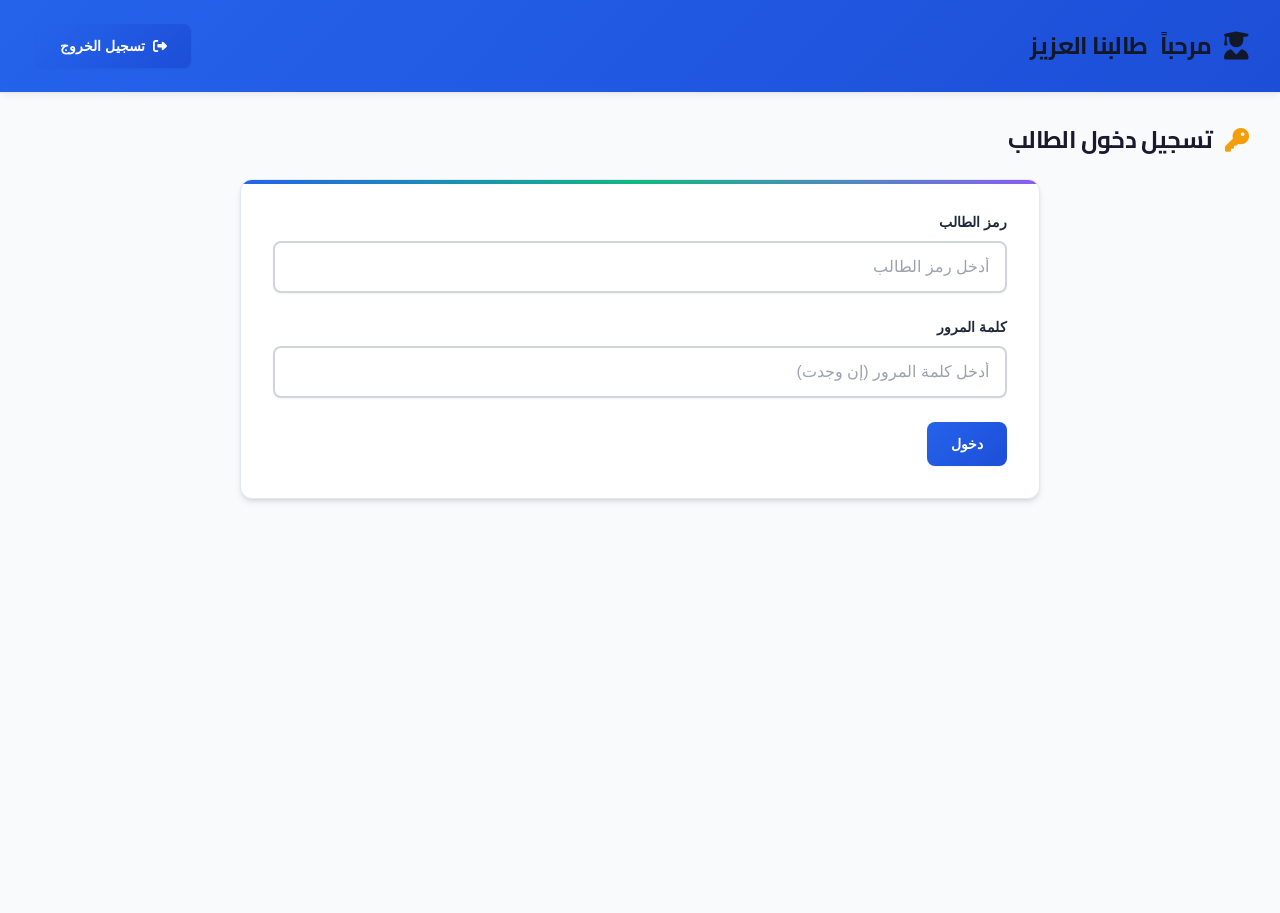
<file: public/student-portal.html>
<!DOCTYPE html>
<html lang="ar" dir="rtl">
<head>
    <meta charset="UTF-8">
    <meta name="viewport" content="width=device-width, initial-scale=1.0">
    <title>بوابة الطالب - EduFlow</title>
    <link href="https://fonts.googleapis.com/css2?family=Cairo:wght@300;400;700&display=swap" rel="stylesheet">
    <link rel="stylesheet" href="https://cdnjs.cloudflare.com/ajax/libs/font-awesome/6.4.0/css/all.min.css">
    <link rel="stylesheet" href="assets/css/unified-design-system.css">
    <link rel="stylesheet" href="assets/css/unified-components.css">
    <link rel="stylesheet" href="assets/css/responsive-utilities.css">
    <link rel="stylesheet" href="assets/css/accessibility-enhancements.css">
    <link rel="stylesheet" href="assets/css/styles.css">
    <link rel="stylesheet" href="assets/css/enhanced.css">
    <link rel="stylesheet" href="assets/css/design-system.css">
    <script src="assets/js/security-utils.js"></script>
</head>
<body>
    <header class="student-header dashboard-header student">
        <h1 class="dashboard-title"><i class="fas fa-user-graduate"></i> مرحباً <span id="studentName">طالبنا العزيز</span></h1>
        <div style="display: flex; align-items: center; gap: 1rem;">
            <div class="academic-year-selector" id="academicYearSelectorContainer" style="display: none; align-items: center; gap: 0.5rem; background: rgba(255,255,255,0.1); padding: 0.5rem 1rem; border-radius: 8px;">
                <i class="fas fa-calendar-alt" style="color: var(--warning-400);"></i>
                <span style="font-size: 0.85rem;">السنة:</span>
                <select id="academicYearSelect" class="form-input" style="min-width: 120px; padding: 0.35rem; font-size: 0.85rem; background: white; color: #333; border-radius: 6px; border: none;" onchange="onAcademicYearChange()">
                    <option value="current">الحالية</option>
                </select>
            </div>
            <button onclick="logout()" class="btn-primary-school btn-primary">
                <i class="fas fa-sign-out-alt"></i> تسجيل الخروج
            </button>
        </div>
    </header>

    <section class="student-container" id="loginSection">
        <h2 class="h2-student section-title"><i class="fas fa-key"></i> تسجيل دخول الطالب</h2>
        <form class="form-student form-card" id="studentLoginForm">
            <div class="form-group-student">
                <label for="studentCode">رمز الطالب</label>
                <input type="text" id="studentCode" placeholder="أدخل رمز الطالب" class="form-control form-input" required>
            </div>
            <div class="form-group-student">
                <label for="studentPassword">كلمة المرور</label>
                <input type="password" id="studentPassword" placeholder="أدخل كلمة المرور (إن وجدت)" class="form-control form-input" autocomplete="current-password">
            </div>
            <button type="submit" class="btn-primary-student btn-primary">دخول</button>
        </form>
    </section>

    <main class="student-container" id="portalSection" style="display:none">

        <div class="tabs">
            <div class="tab active" onclick="switchTab('detailed-scores')">الدرجات التفصيلية</div>
            <div class="tab" onclick="switchTab('attendance')">سجل الحضور</div>
            <div class="tab" onclick="switchTab('comprehensive-report')">التقرير التعليمي الشامل</div>
        </div>

        <!-- قسم الدرجات التفصيلية -->
        <div id="detailed-scores" class="tab-content active">
            <section class="section-card">
                <h2 class="h2-student section-title"><i class="fas fa-chart-bar"></i> الدرجات التفصيلية</h2>
                <table class="table-student table-enhanced" id="detailedScoresTable">
                    <thead>
                        <tr>
                            <th class="th-student">المادة</th>
                            <th class="th-student">شهر الأول</th>
                            <th class="th-student">شهر الثاني</th>
                            <th class="th-student">نصف السنة</th>
                            <th class="th-student">شهر الثالث</th>
                            <th class="th-student">شهر الرابع</th>
                            <th class="th-student">نهاية السنة</th>
                            <th class="th-student">النتيجة</th>
                        </tr>
                    </thead>
                    <tbody id="detailedScoresTableBody"></tbody>
                </table>
            </section>
        </div>

        <!-- قسم الحضور -->
        <div id="attendance" class="tab-content">
            <section class="section-card">
                <h2 class="h2-student section-title"><i class="fas fa-calendar-check"></i> سجل الحضور اليومي</h2>
                <table class="table-student table-enhanced" id="attendanceTable">
                    <thead>
                        <tr>
                            <th class="th-student">التاريخ</th>
                            <th class="th-student">الحالة العامة</th>
                            <th class="th-student">تفاصيل الحضور</th>
                            <th class="th-student">التاريخ المسجل</th>
                        </tr>
                    </thead>
                    <tbody id="attendanceTableBody"></tbody>
                </table>
            </section>
        </div>

        <!-- التقرير التعليمي الشامل -->
        <div id="comprehensive-report" class="tab-content">
            <section class="section-card">
                <h2 class="h2-student section-title"><i class="fas fa-clipboard-list"></i> التقرير التعليمي الشامل</h2>
                <div id="comprehensiveReportContainer" class="comprehensive-report-container">
                    <div class="report-loading">
                        <i class="fas fa-spinner fa-spin"></i>
                        <p>جاري تحميل التقرير...</p>
                    </div>
                </div>
            </section>
        </div>

        <!-- Performance Insights Section - Now positioned below grades -->
        <div class="section-card" id="performanceInsightsSection" style="display:none">
            <h2 class="h2-student section-title"><i class="fas fa-lightbulb"></i> رؤى الأداء والتنبؤات</h2>
            <div class="performance-insights">
                <div class="insights-container grid-container grid-auto-fit">
                    <div class="insight-card card">
                        <div class="insight-title">المعدل العام</div>
                        <div class="insight-value" id="studentAvgGrade">0</div>
                    </div>
                    <div class="insight-card card">
                        <div class="insight-title">التنبؤ بالأداء</div>
                        <div class="insight-value" id="studentPerformancePrediction">متوسط</div>
                    </div>
                    <div class="insight-card card" id="passFailCard">
                        <div class="insight-title">توقع النجاح/الرسوب</div>
                        <div class="insight-value" id="passFailPrediction">-</div>
                    </div>
                </div>
                
                <!-- Pass/Fail Prediction Details -->
                <div id="predictionDetailsBox" class="prediction-box" style="margin-top: 1rem; padding: 1rem; background: #f8f9fa; border-radius: var(--radius-lg); border-right: 4px solid #6c757d; display: none;">
                    <div id="predictionMessage" style="font-weight: 500; margin-bottom: 0.5rem;"></div>
                    <div id="predictionConfidence" style="font-size: 0.9rem; color: #6c757d;"></div>
                </div>

                <!-- Forecasted Grades Section -->
                <div id="forecastSection" style="margin-top: 1.5rem; display: none;">
                    <h3 style="margin-bottom: 1rem; color: var(--brand-primary-800);"><i class="fas fa-chart-line" style="color: var(--brand-primary-500);"></i> الدرجات المتوقعة للفترات القادمة</h3>
                    <div id="forecastContainer" class="forecast-container" style="display: grid; grid-template-columns: repeat(auto-fit, minmax(200px, 1fr)); gap: 1rem;"></div>
                </div>
                
                <div class="recommendations-box" style="margin-top: 1.5rem; padding: 1.5rem; background: var(--brand-primary-50); border-radius: var(--radius-lg); border-right: 5px solid var(--brand-primary-500);">
                    <h3 style="margin-bottom: 1rem; color: var(--brand-primary-800);"><i class="fas fa-graduation-cap" style="color: var(--brand-primary-500);"></i> الإرشاد الأكاديمي</h3>
                    <div id="studentRecommendations" style="line-height: 1.6;">-</div>
                </div>
            </div>
        </div>
    </main>

    <script>
        let currentStudent = null;
        let academicYears = [];
        let currentAcademicYearId = null;
        let selectedAcademicYearId = 'current';

        // Check for existing login on page load
        document.addEventListener('DOMContentLoaded', function() {
            const storedStudent = localStorage.getItem('student');
            if (storedStudent) {
                try {
                    currentStudent = JSON.parse(storedStudent);
                    if (currentStudent && currentStudent.full_name) {
                        // Student is already authenticated, show portal directly
                        document.getElementById('loginSection').style.display = 'none';
                        document.getElementById('portalSection').style.display = 'block';
                        document.getElementById('studentName').textContent = currentStudent.full_name;
                        document.getElementById('performanceInsightsSection').style.display = 'block';
                        loadAcademicYears();
                        displayStudentData();
                    }
                } catch (e) {
                    console.error('Error parsing stored student data:', e);
                    localStorage.removeItem('student');
                }
            }
        });

        // Grade thresholds based on grade scale
        const GRADE_THRESHOLDS = {
            scale10: {
                maxGrade: 10,
                passThreshold: 5,
                safeThreshold: 7,
                atRiskRange: '5-6',
                safeRange: '7-10',
                failRange: '0-4'
            },
            scale100: {
                maxGrade: 100,
                passThreshold: 50,
                safeThreshold: 70,
                atRiskRange: '50-69',
                safeRange: '70-100',
                failRange: '0-49'
            }
        };

        // Period order for trend analysis
        const PERIOD_ORDER = ['month1', 'month2', 'midterm', 'month3', 'month4', 'final'];
        const PERIOD_NAMES = {
            month1: 'شهر الأول',
            month2: 'شهر الثاني',
            midterm: 'نصف السنة',
            month3: 'شهر الثالث',
            month4: 'شهر الرابع',
            final: 'نهاية السنة'
        };

        // Analyze grade trends for a subject
        function analyzeGradeTrend(grades, maxGrade) {
            const thresholds = maxGrade === 10 ? 
                { passThreshold: 5, safeThreshold: 7 } : 
                { passThreshold: 50, safeThreshold: 70 };
            
            const gradeSequence = [];
            let firstNonZeroIndex = -1;
            let lastNonZeroIndex = -1;
            
            PERIOD_ORDER.forEach((period, index) => {
                const grade = parseInt(grades[period]) || 0;
                gradeSequence.push({ period, grade, index });
                if (grade > 0) {
                    if (firstNonZeroIndex === -1) firstNonZeroIndex = index;
                    lastNonZeroIndex = index;
                }
            });
            
            if (firstNonZeroIndex === -1) {
                return {
                    trend: 'none',
                    hasImprovement: false,
                    hasDeterioration: false,
                    recommendations: [],
                    latestGrade: 0,
                    firstGrade: 0,
                    consistency: 'unknown'
                };
            }
            
            const nonZeroGrades = gradeSequence.filter(g => g.grade > 0);
            const firstGrade = nonZeroGrades[0];
            const latestGrade = nonZeroGrades[nonZeroGrades.length - 1];
            
            let hasSignificantImprovement = false;
            let hasSignificantDeterioration = false;
            let hadZeroBeforeGoodGrade = false;
            
            // Check for zeros before good grades
            for (let i = 0; i < gradeSequence.length; i++) {
                const current = gradeSequence[i];
                if (current.grade === 0 && i < lastNonZeroIndex) {
                    for (let j = i + 1; j < gradeSequence.length; j++) {
                        if (gradeSequence[j].grade > 0) {
                            if (gradeSequence[j].grade >= thresholds.safeThreshold) {
                                hadZeroBeforeGoodGrade = true;
                            }
                            break;
                        }
                    }
                }
            }
            
            // Analyze consecutive grade changes
            for (let i = 1; i < nonZeroGrades.length; i++) {
                const prev = nonZeroGrades[i - 1];
                const curr = nonZeroGrades[i];
                const changePercent = ((curr.grade - prev.grade) / maxGrade) * 100;
                
                if (changePercent >= 30) hasSignificantImprovement = true;
                if (changePercent <= -30) hasSignificantDeterioration = true;
            }
            
            let trend = 'stable';
            const overallChangePercent = ((latestGrade.grade - firstGrade.grade) / maxGrade) * 100;
            if (overallChangePercent >= 20) trend = 'improving';
            else if (overallChangePercent <= -20) trend = 'declining';
            
            const avgGrade = nonZeroGrades.reduce((sum, g) => sum + g.grade, 0) / nonZeroGrades.length;
            const variance = nonZeroGrades.reduce((sum, g) => sum + Math.pow(g.grade - avgGrade, 2), 0) / nonZeroGrades.length;
            const consistencyRatio = Math.sqrt(variance) / maxGrade;
            
            let consistency = 'consistent';
            if (consistencyRatio > 0.25) consistency = 'inconsistent';
            else if (consistencyRatio > 0.15) consistency = 'variable';
            
            return {
                trend,
                hasImprovement: hasSignificantImprovement || hadZeroBeforeGoodGrade,
                hasDeterioration: hasSignificantDeterioration,
                hadZeroBeforeGoodGrade,
                latestGrade: latestGrade.grade,
                latestPeriod: latestGrade.period,
                firstGrade: firstGrade.grade,
                firstPeriod: firstGrade.period,
                avgGrade,
                consistency
            };
        }

        // ============================================================================
        // PROFESSIONAL ACADEMIC RECOMMENDATION ENGINE FOR STUDENT PORTAL
        // ============================================================================
        class StudentAcademicAdvisor {
            constructor(scores, maxGrade, thresholds, studentGrade) {
                this.scores = scores;
                this.maxGrade = maxGrade;
                this.thresholds = thresholds;
                this.studentGrade = studentGrade;
                this.analysis = this.analyzePerformance();
            }

            analyzePerformance() {
                const subjects = {};
                let totalGrades = 0;
                let gradeCount = 0;
                let strongSubjects = [];
                let moderateSubjects = [];
                let weakSubjects = [];
                let improvingSubjects = [];
                let decliningSubjects = [];
                let inconsistentSubjects = [];
                let missedAssessments = [];

                for (const subject in this.scores) {
                    const subjectGrades = this.scores[subject];
                    const trend = analyzeGradeTrend(subjectGrades, this.maxGrade);
                    
                    let subjectTotal = 0;
                    let subjectCount = 0;
                    let periodGrades = [];

                    PERIOD_ORDER.forEach(period => {
                        const grade = parseInt(subjectGrades[period]) || 0;
                        periodGrades.push({ period, grade });
                        if (grade > 0) {
                            subjectTotal += grade;
                            subjectCount++;
                            totalGrades += grade;
                            gradeCount++;
                        } else if (trend.latestGrade > 0) {
                            const hasLaterGrade = PERIOD_ORDER.slice(PERIOD_ORDER.indexOf(period) + 1)
                                .some(p => (parseInt(subjectGrades[p]) || 0) > 0);
                            if (hasLaterGrade) {
                                missedAssessments.push({ subject, period: PERIOD_NAMES[period] });
                            }
                        }
                    });

                    if (subjectCount > 0) {
                        const avg = subjectTotal / subjectCount;
                        const percentage = (avg / this.maxGrade) * 100;
                        
                        const subjectData = {
                            name: subject,
                            average: avg,
                            percentage,
                            trend,
                            gradeCount: subjectCount,
                            periodGrades,
                            latestGrade: trend.latestGrade,
                            consistency: trend.consistency
                        };

                        subjects[subject] = subjectData;

                        if (avg >= this.thresholds.safeThreshold) {
                            strongSubjects.push(subjectData);
                        } else if (avg >= this.thresholds.passThreshold) {
                            moderateSubjects.push(subjectData);
                        } else {
                            weakSubjects.push(subjectData);
                        }

                        if (trend.hasImprovement) improvingSubjects.push(subjectData);
                        if (trend.hasDeterioration) decliningSubjects.push(subjectData);
                        if (trend.consistency === 'inconsistent') inconsistentSubjects.push(subjectData);
                    }
                }

                const overallAvg = gradeCount > 0 ? totalGrades / gradeCount : 0;
                const overallPercentage = (overallAvg / this.maxGrade) * 100;

                return {
                    subjects,
                    overallAvg,
                    overallPercentage,
                    strongSubjects: strongSubjects.sort((a, b) => b.average - a.average),
                    moderateSubjects: moderateSubjects.sort((a, b) => b.average - a.average),
                    weakSubjects: weakSubjects.sort((a, b) => a.average - b.average),
                    improvingSubjects,
                    decliningSubjects,
                    inconsistentSubjects,
                    missedAssessments,
                    totalSubjects: Object.keys(subjects).length,
                    assessedPeriods: gradeCount
                };
            }

            getPerformanceLevel() {
                const pct = this.analysis.overallPercentage;
                if (pct >= 90) return { level: 'excellent', label: 'متميز', icon: '🌟' };
                if (pct >= 80) return { level: 'very-good', label: 'جيد جداً', icon: '⭐' };
                if (pct >= 70) return { level: 'good', label: 'جيد', icon: '✅' };
                if (pct >= 60) return { level: 'satisfactory', label: 'مقبول', icon: '🟡' };
                if (pct >= 50) return { level: 'at-risk', label: 'تحذير', icon: '⚠️' };
                return { level: 'critical', label: 'حرج', icon: '🚨' };
            }

            generatePersonalSummary() {
                const a = this.analysis;
                const perf = this.getPerformanceLevel();
                const summary = [];

                summary.push(`<div class="rec-header">${perf.icon} <strong>${perf.label}</strong> | ${a.overallAvg.toFixed(1)}/${this.maxGrade} (${a.overallPercentage.toFixed(0)}%)</div>`);
                
                const stats = [];
                if (a.strongSubjects.length > 0) stats.push(`<span class="rec-badge success">${a.strongSubjects.length} متفوق</span>`);
                if (a.moderateSubjects.length > 0) stats.push(`<span class="rec-badge warning">${a.moderateSubjects.length} تحذير</span>`);
                if (a.weakSubjects.length > 0) stats.push(`<span class="rec-badge danger">${a.weakSubjects.length} ضعيف</span>`);
                if (stats.length > 0) summary.push(`<div class="rec-stats">${stats.join(' ')}</div>`);

                return summary;
            }

            generateStrengthsSection() {
                const a = this.analysis;
                const strengths = [];

                if (a.strongSubjects.length === 0 && a.improvingSubjects.length === 0) {
                    return [];
                }

                let items = [];
                a.strongSubjects.forEach(s => {
                    let badge = s.trend.trend === 'improving' ? ' ↑' : (s.consistency === 'consistent' ? ' ●' : '');
                    items.push(`<span class="rec-item success">${escapeHtml(s.name)} ${s.average.toFixed(1)}${badge}</span>`);
                });

                const improvingNotStrong = a.improvingSubjects.filter(s => !a.strongSubjects.find(str => str.name === s.name));
                improvingNotStrong.forEach(s => {
                    items.push(`<span class="rec-item improving">${escapeHtml(s.name)} ↑${s.trend.latestGrade}</span>`);
                });

                if (items.length > 0) {
                    strengths.push(`<div class="rec-section"><span class="rec-label">💪 نقاط القوة:</span> ${items.join(' ')}</div>`);
                }

                return strengths;
            }

            generateImprovementAreas() {
                const a = this.analysis;
                const areas = [];

                // Critical subjects
                if (a.weakSubjects.length > 0) {
                    let items = a.weakSubjects.map(s => {
                        let badge = s.trend.hasImprovement ? ' ↑' : (s.trend.hasDeterioration ? ' ↓' : '');
                        return `<span class="rec-item danger">${escapeHtml(s.name)} ${s.average.toFixed(1)}${badge}</span>`;
                    });
                    areas.push(`<div class="rec-section"><span class="rec-label">🚨 تحتاج تقوية:</span> ${items.join(' ')}</div>`);
                }

                // At-risk subjects
                if (a.moderateSubjects.length > 0) {
                    let items = a.moderateSubjects.map(s => {
                        const gap = (this.thresholds.safeThreshold - s.average).toFixed(1);
                        return `<span class="rec-item warning">${escapeHtml(s.name)} -${gap}</span>`;
                    });
                    areas.push(`<div class="rec-section"><span class="rec-label">⚠️ منطقة الخطر:</span> ${items.join(' ')}</div>`);
                }

                // Declining (not already weak)
                const decliningNotWeak = a.decliningSubjects.filter(s => !a.weakSubjects.find(w => w.name === s.name));
                if (decliningNotWeak.length > 0) {
                    let items = decliningNotWeak.map(s => `<span class="rec-item declining">${escapeHtml(s.name)} ↓</span>`);
                    areas.push(`<div class="rec-section"><span class="rec-label">📉 تراجع:</span> ${items.join(' ')}</div>`);
                }

                // Inconsistent
                if (a.inconsistentSubjects.length > 0) {
                    let items = a.inconsistentSubjects.map(s => `<span class="rec-item unstable">${escapeHtml(s.name)}</span>`);
                    areas.push(`<div class="rec-section"><span class="rec-label">⚡ غير مستقر:</span> ${items.join(' ')}</div>`);
                }

                // Missed assessments
                if (a.missedAssessments.length > 0) {
                    const grouped = {};
                    a.missedAssessments.forEach(m => {
                        if (!grouped[m.subject]) grouped[m.subject] = [];
                        grouped[m.subject].push(m.period);
                    });
                    let items = Object.keys(grouped).map(subj => `<span class="rec-item info">${subj}</span>`);
                    areas.push(`<div class="rec-section"><span class="rec-label">📋 فاتك:</span> ${items.join(' ')}</div>`);
                }

                if (areas.length === 0 && a.strongSubjects.length > 0) {
                    areas.push(`<div class="rec-section success-msg">✅ أداء ممتاز - استمر!</div>`);
                }

                return areas;
            }

            generateStudyPlan() {
                const a = this.analysis;
                const perf = this.getPerformanceLevel();
                const plan = [];

                // Only show plan if there are areas to improve
                if (a.weakSubjects.length === 0 && a.moderateSubjects.length === 0 && 
                    (perf.level === 'excellent' || perf.level === 'very-good')) {
                    return [];
                }

                let tips = [];
                if (perf.level === 'excellent' || perf.level === 'very-good') {
                    tips = ['استمر بنفس الأسلوب', 'شارك بالمسابقات'];
                } else if (perf.level === 'good' || perf.level === 'satisfactory') {
                    tips = ['+30 دقيقة دراسة يومياً', 'ركز على الفهم'];
                } else {
                    tips = ['2-3 ساعات دراسة يومياً', 'دروس تقوية', 'اسأل المعلم'];
                }

                // Priority subjects
                let priority = [];
                if (a.weakSubjects.length > 0) {
                    priority = a.weakSubjects.slice(0, 3).map(s => s.name);
                } else if (a.moderateSubjects.length > 0) {
                    priority = a.moderateSubjects.slice(0, 3).map(s => s.name);
                }

                if (priority.length > 0) {
                    plan.push(`<div class="rec-section"><span class="rec-label">📝 الأولوية:</span> <span class="rec-priority">${priority.join('، ')}</span></div>`);
                }
                
                plan.push(`<div class="rec-section"><span class="rec-label">💡 نصائح:</span> <span class="rec-tips">${tips.join(' • ')}</span></div>`);

                return plan;
            }

            generateMotivationalMessage() {
                const perf = this.getPerformanceLevel();
                const messages = [];

                let msg = '';
                if (perf.level === 'excellent' || perf.level === 'very-good') {
                    msg = 'تميز واضح! استمر في التفوق.';
                } else if (perf.level === 'good' || perf.level === 'satisfactory') {
                    msg = 'أنت على الطريق الصحيح.';
                } else if (perf.level === 'at-risk') {
                    msg = 'ابدأ الآن - التحسن ممكن.';
                } else {
                    msg = 'كل خطوة تقربك من النجاح.';
                }

                messages.push(`<div class="rec-motivation">💬 ${msg}</div>`);
                return messages;
            }

            generateFullAdvice() {
                const advice = [];
                
                advice.push(...this.generatePersonalSummary());
                advice.push(...this.generateStrengthsSection());
                advice.push(...this.generateImprovementAreas());
                advice.push(...this.generateStudyPlan());
                advice.push(...this.generateMotivationalMessage());
                advice.push(`<div class="rec-footer">النجاح: ${this.thresholds.passThreshold}/${this.maxGrade} | الأمان: ${this.thresholds.safeThreshold}+</div>`);
                
                return advice;
            }
        }

        function generateStudentRecommendations(scores, maxGrade, thresholds, studentGrade) {
            const advisor = new StudentAcademicAdvisor(scores, maxGrade, thresholds, studentGrade);
            return advisor.generateFullAdvice();
        }

        // AI Performance Prediction Model with pass/fail forecasting and future grade prediction
        class PerformanceModel {
            predictPerformance(student) {
                if (!student || !student.detailed_scores) return { 
                    level: 'average', 
                    score: 0, 
                    recommendations: ['لا توجد بيانات كافية'],
                    riskLevel: 'unknown',
                    subjectTrends: {},
                    passFailPrediction: 'غير محدد',
                    predictedGrades: {}
                };
                
                const scores = typeof student.detailed_scores === 'string' ? JSON.parse(student.detailed_scores) : student.detailed_scores;
                let totalGrades = 0;
                let gradeCount = 0;
                let maxGrade = this.getMaxGradeForStudent(student.grade);
                let thresholds = this.getThresholds(maxGrade);
                let poorSubjects = [];
                let atRiskSubjects = [];
                let safeSubjects = [];
                let improvingSubjects = [];
                let decliningSubjects = [];
                let inconsistentSubjects = [];
                let subjectTrends = {};
                let subjectPredictions = {};
                
                for (const subject in scores) {
                    const subjectGrades = scores[subject];
                    let subjectTotal = 0;
                    let subjectGradeCount = 0;
                    
                    // Analyze trend for this subject
                    const trendAnalysis = analyzeGradeTrend(subjectGrades, maxGrade);
                    subjectTrends[subject] = trendAnalysis;
                    
                    // Predict future grades for this subject
                    subjectPredictions[subject] = this.predictSubjectGrades(subjectGrades, trendAnalysis, maxGrade);
                    
                    for (const period in subjectGrades) {
                        const grade = parseInt(subjectGrades[period]) || 0;
                        if (grade > 0) {
                            subjectTotal += grade;
                            subjectGradeCount++;
                            totalGrades += grade;
                            gradeCount++;
                        }
                    }
                    
                    if (subjectGradeCount > 0) {
                        const subjectAvg = subjectTotal / subjectGradeCount;
                        const subjectData = {
                            name: subject,
                            avg: subjectAvg,
                            trend: trendAnalysis,
                            latestGrade: trendAnalysis.latestGrade,
                            prediction: subjectPredictions[subject]
                        };
                        
                        if (subjectAvg < thresholds.passThreshold) {
                            poorSubjects.push(subjectData);
                        } else if (subjectAvg < thresholds.safeThreshold) {
                            atRiskSubjects.push(subjectData);
                        } else {
                            safeSubjects.push(subjectData);
                        }
                        
                        // Track trend categories
                        if (trendAnalysis.hasImprovement) {
                            improvingSubjects.push(subjectData);
                        }
                        if (trendAnalysis.hasDeterioration) {
                            decliningSubjects.push(subjectData);
                        }
                        if (trendAnalysis.consistency === 'inconsistent') {
                            inconsistentSubjects.push(subjectData);
                        }
                    }
                }

                const avg = gradeCount > 0 ? (totalGrades / (gradeCount * maxGrade)) * 100 : 0;
                const rawAvg = gradeCount > 0 ? totalGrades / gradeCount : 0;
                let level = 'average';
                let riskLevel = 'safe';

                const safePercentage = (thresholds.safeThreshold / maxGrade) * 100;
                const passPercentage = (thresholds.passThreshold / maxGrade) * 100;

                if (avg >= 90) {
                    level = 'excellent';
                    riskLevel = 'safe';
                } else if (avg >= safePercentage) {
                    level = 'good';
                    riskLevel = 'safe';
                } else if (avg >= passPercentage) {
                    level = 'average';
                    riskLevel = 'at-risk';
                } else {
                    level = 'needs-improvement';
                    riskLevel = 'fail';
                }

                // Calculate pass/fail prediction
                const passFailPrediction = this.calculatePassFailPrediction(
                    rawAvg, thresholds, subjectPredictions, poorSubjects.length, 
                    atRiskSubjects.length, safeSubjects.length
                );

                // Generate professional comprehensive recommendations
                const recommendations = generateStudentRecommendations(scores, maxGrade, thresholds, student.grade);

                return { 
                    level, 
                    score: avg, 
                    recommendations, 
                    riskLevel, 
                    rawAvg, 
                    maxGrade,
                    thresholds,
                    subjectTrends,
                    improvingSubjects,
                    decliningSubjects,
                    inconsistentSubjects,
                    poorSubjects,
                    atRiskSubjects,
                    safeSubjects,
                    passFailPrediction,
                    subjectPredictions
                };
            }

            // Predict future grades for a subject based on trend analysis
            predictSubjectGrades(subjectGrades, trendAnalysis, maxGrade) {
                const periods = ['month1', 'month2', 'midterm', 'month3', 'month4', 'final'];
                const periodNames = {
                    'month1': 'شهر أول',
                    'month2': 'شهر ثاني', 
                    'midterm': 'نصف السنة',
                    'month3': 'شهر ثالث',
                    'month4': 'شهر رابع',
                    'final': 'نهائي'
                };
                
                // Get existing grades
                const existingGrades = {};
                const missingPeriods = [];
                
                periods.forEach(period => {
                    const grade = parseInt(subjectGrades[period]) || 0;
                    if (grade > 0) {
                        existingGrades[period] = grade;
                    } else {
                        missingPeriods.push(period);
                    }
                });

                // If all periods have grades, no prediction needed
                if (missingPeriods.length === 0) {
                    return {
                        currentAverage: trendAnalysis.avgGrade || 0,
                        predictedAverage: trendAnalysis.avgGrade || 0,
                        missingPeriods: [],
                        forecast: {}
                    };
                }

                // Calculate prediction based on trend
                let predictedGrade = trendAnalysis.latestGrade || trendAnalysis.avgGrade || (maxGrade * 0.6);
                
                // Adjust based on trend direction
                if (trendAnalysis.trend === 'improving') {
                    predictedGrade = Math.min(maxGrade, predictedGrade * 1.05); // 5% improvement
                } else if (trendAnalysis.trend === 'declining') {
                    predictedGrade = Math.max(0, predictedGrade * 0.95); // 5% decline
                }

                // Generate forecast for missing periods
                const forecast = {};
                missingPeriods.forEach(period => {
                    // Add some variation to make predictions more realistic
                    const variation = (Math.random() - 0.5) * (maxGrade * 0.1); // ±5% variation
                    let periodPrediction = Math.round(Math.max(0, Math.min(maxGrade, predictedGrade + variation)));
                    
                    // Ensure passing grade if student is improving
                    if (trendAnalysis.trend === 'improving' && periodPrediction < maxGrade * 0.5) {
                        periodPrediction = Math.round(maxGrade * 0.55);
                    }
                    
                    forecast[period] = {
                        grade: periodPrediction,
                        periodName: periodNames[period]
                    };
                });

                // Calculate predicted final average
                let totalPredicted = Object.values(existingGrades).reduce((a, b) => a + b, 0);
                Object.values(forecast).forEach(f => totalPredicted += f.grade);
                const predictedAverage = Math.round(totalPredicted / periods.length);

                return {
                    currentAverage: trendAnalysis.avgGrade || 0,
                    predictedAverage: predictedAverage,
                    missingPeriods: missingPeriods,
                    forecast: forecast
                };
            }

            // Calculate pass/fail prediction based on current performance and trends
            calculatePassFailPrediction(rawAvg, thresholds, subjectPredictions, poorCount, atRiskCount, safeCount) {
                const totalSubjects = poorCount + atRiskCount + safeCount;
                if (totalSubjects === 0) return { status: 'غير محدد', confidence: 0, message: 'لا توجد بيانات كافية' };

                // Calculate weighted prediction based on subject categories
                const poorWeight = poorCount * 0;
                const atRiskWeight = atRiskCount * 0.5;
                const safeWeight = safeCount * 1;
                const passProbability = (poorWeight + atRiskWeight + safeWeight) / totalSubjects;

                // Analyze predicted averages
                let subjectsPredictedToPass = 0;
                let subjectsPredictedToFail = 0;
                
                for (const subject in subjectPredictions) {
                    const pred = subjectPredictions[subject];
                    if (pred.predictedAverage >= thresholds.passThreshold) {
                        subjectsPredictedToPass++;
                    } else {
                        subjectsPredictedToFail++;
                    }
                }

                // Determine final prediction
                let status, confidence, message, icon;
                
                if (rawAvg >= thresholds.safeThreshold) {
                    status = 'ناجح';
                    confidence = 95;
                    message = 'أداء متميز - المتوقع النجاح بدرجات عالية';
                    icon = '✅';
                } else if (rawAvg >= thresholds.passThreshold) {
                    if (subjectsPredictedToFail === 0) {
                        status = 'ناجح';
                        confidence = 80;
                        message = 'على المسار الصحيح - المتوقع النجاح';
                        icon = '✅';
                    } else {
                        status = 'ناجح بصعوبة';
                        confidence = 65;
                        message = 'على حدود النجاح - يحتاج مزيد من الجهد';
                        icon = '⚠️';
                    }
                } else {
                    // Below passing threshold
                    const improving = Object.values(subjectPredictions).some(p => p.predictedAverage > rawAvg);
                    if (improving) {
                        status = 'راسب (قابل للتحسن)';
                        confidence = 40;
                        message = 'حالياً راسب لكن التحسن ممكن بالاجتهاد';
                        icon = '⚠️';
                    } else {
                        status = 'راسب';
                        confidence = 85;
                        message = 'تحذير: المتوقع الرسوب بدون تدخل عاجل';
                        icon = '❌';
                    }
                }

                return {
                    status,
                    confidence,
                    message,
                    icon,
                    passProbability: Math.round(passProbability * 100),
                    subjectsPredictedToPass,
                    subjectsPredictedToFail
                };
            }

            getMaxGradeForStudent(studentGrade) {
                if (!studentGrade) return 100;
                
                // Extract the grade parts from the grade string (e.g., "ابتدائي - الأول الابتدائي")
                const gradeParts = studentGrade.split(' - ');
                if (gradeParts.length < 2) return 100;
                
                const educationalLevel = gradeParts[0].trim(); // e.g., "ابتدائي"
                const gradeLevel = gradeParts[1].trim(); // e.g., "الأول الابتدائي"
                
                // Check if this is an elementary (ابتدائي) school level
                const isElementary = educationalLevel.includes('ابتدائي') || 
                                     gradeLevel.includes('ابتدائي') || 
                                     gradeLevel.includes('الابتدائي');
                
                // Only apply 10-point scale to elementary grades 1-4
                if (isElementary) {
                    // Check if grade is first, second, third, or fourth
                    // Handle both formats: with and without the definite article "ال"
                    const isGrades1to4 = gradeLevel.includes('الأول') || gradeLevel.includes('الثاني') || 
                                         gradeLevel.includes('الثالث') || gradeLevel.includes('الرابع') ||
                                         gradeLevel.includes('اول') || gradeLevel.includes('ثاني') || 
                                         gradeLevel.includes('ثالث') || gradeLevel.includes('رابع') ||
                                         gradeLevel.includes('الاول');
                    
                    // Make sure it's NOT fifth or sixth grade (which should use 100-point scale)
                    const isGrades5or6 = gradeLevel.includes('الخامس') || gradeLevel.includes('السادس') ||
                                         gradeLevel.includes('خامس') || gradeLevel.includes('سادس');
                    
                    if (isGrades1to4 && !isGrades5or6) {
                        return 10;
                    }
                }
                
                // For all other grades (including elementary 5-6, middle, secondary, preparatory), max grade is 100
                return 100;
            }

            getThresholds(maxGrade) {
                return maxGrade === 10 ? GRADE_THRESHOLDS.scale10 : GRADE_THRESHOLDS.scale100;
            }
        }

        const aiModel = new PerformanceModel();

        document.getElementById('studentLoginForm').addEventListener('submit', async (e) => {
            e.preventDefault();
            const code = document.getElementById('studentCode').value;
            const passwordEl = document.getElementById('studentPassword');
            const password = passwordEl ? passwordEl.value : '';
            const res = await fetch('/api/student/login', {
                method: 'POST',
                headers: { 'Content-Type': 'application/json' },
                body: JSON.stringify({ code, password })
            });
            const data = await res.json();
            if (data.error) {
                toastManager.showError(data.error);
            } else {
                currentStudent = data.student;
                localStorage.setItem('student', JSON.stringify(currentStudent));
                document.getElementById('loginSection').style.display = 'none';
                document.getElementById('portalSection').style.display = 'block';
                document.getElementById('studentName').textContent = currentStudent.full_name;
                document.getElementById('performanceInsightsSection').style.display = 'block';
                loadAcademicYears();
                displayStudentData();
                toastManager.showSuccess('تم تسجيل الدخول بنجاح!');
            }
        });

        // التبديل بين علامات التبويب
        function switchTab(tabId) {
            document.querySelectorAll('.tab').forEach(tab => tab.classList.remove('active'));
            document.querySelectorAll('.tab-content').forEach(content => content.classList.remove('active'));
            
            // تحديد التبويب النشط
            const tabIndex = {
                'detailed-scores': 1,
                'attendance': 2,
                'comprehensive-report': 3
            };
            
            document.querySelector(`.tab:nth-child(${tabIndex[tabId] || 1})`).classList.add('active');
            document.getElementById(tabId).classList.add('active');
            
            // تحميل التقرير الشامل عند التبديل لتبويبه
            if (tabId === 'comprehensive-report') {
                loadComprehensiveReport();
            }
        }

        // Get grade status with at-risk thresholds and trend info
        function getGradeStatus(gradeValue, maxGrade, trendAnalysis = null) {
            const thresholds = maxGrade === 10 ? GRADE_THRESHOLDS.scale10 : GRADE_THRESHOLDS.scale100;
            
            // Build trend icon and info
            let trendIcon = '';
            let trendInfo = '';
            
            if (trendAnalysis) {
                if (trendAnalysis.hadZeroBeforeGoodGrade) {
                    trendIcon = ' 📈';
                    trendInfo = `تحسن ممتاز من 0 إلى ${trendAnalysis.latestGrade}/${maxGrade}`;
                } else if (trendAnalysis.hasImprovement) {
                    trendIcon = ' ↑';
                    trendInfo = `مسار تصاعدي: ${trendAnalysis.firstGrade} → ${trendAnalysis.latestGrade}`;
                } else if (trendAnalysis.hasDeterioration) {
                    trendIcon = ' ↓';
                    trendInfo = `مسار تنازلي: ${trendAnalysis.firstGrade} → ${trendAnalysis.latestGrade}`;
                } else if (trendAnalysis.consistency === 'inconsistent') {
                    trendIcon = ' ⚡';
                    trendInfo = 'أداء غير مستقر';
                }
            }
            
            if (gradeValue === 0) {
                return { status: 'pending', text: 'معلق', cssClass: 'grade-pending', recommendation: '', trendIcon: '', trendInfo: '' };
            } else if (gradeValue >= thresholds.safeThreshold) {
                let recommendation = 'أداء ممتاز';
                if (trendAnalysis && trendAnalysis.hadZeroBeforeGoodGrade) {
                    recommendation = `تحسن ممتاز! استمر في الحفاظ على الاستمرارية.`;
                }
                return { status: 'safe', text: 'ناجح ✅' + trendIcon, cssClass: 'grade-safe', recommendation, trendIcon, trendInfo };
            } else if (gradeValue >= thresholds.passThreshold) {
                let recommendation = 'في منطقة الخطر';
                if (trendAnalysis && trendAnalysis.hasImprovement) {
                    recommendation = `مسار تصاعدي! استمر للوصول للمنطقة الآمنة.`;
                } else if (trendAnalysis && trendAnalysis.hasDeterioration) {
                    recommendation = `تحذير: مسار تنازلي - يحتاج تدخل عاجل`;
                }
                return { status: 'at-risk', text: 'ناجح (تحذير) ⚠️' + trendIcon, cssClass: 'grade-at-risk', recommendation, trendIcon, trendInfo };
            } else {
                let recommendation = 'يحتاج تقوية';
                if (trendAnalysis && trendAnalysis.hasImprovement) {
                    recommendation = `تحسن ملحوظ! استمر للوصول لدرجة النجاح.`;
                }
                return { status: 'fail', text: 'راسب ❌' + trendIcon, cssClass: 'grade-fail', recommendation, trendIcon, trendInfo };
            }
        }

        function displayStudentData() {
            // Removed student personal information display
            
            // Get max grade for this student
            const maxGrade = aiModel.getMaxGradeForStudent(currentStudent.grade);
            const thresholds = aiModel.getThresholds(maxGrade);
            
            const tbody = document.getElementById('detailedScoresTableBody');
            tbody.innerHTML = '';
            
            // First priority: Use grades from API (student_grades table - teacher-entered grades)
            if (currentStudent.gradesFromAPI && currentStudent.gradesFromAPI.length > 0) {
                currentStudent.gradesFromAPI.forEach(grade => {
                    const month1 = parseFloat(grade.month1) || 0;
                    const month2 = parseFloat(grade.month2) || 0;
                    const midterm = parseFloat(grade.midterm) || 0;
                    const month3 = parseFloat(grade.month3) || 0;
                    const month4 = parseFloat(grade.month4) || 0;
                    const final = parseFloat(grade.final) || 0;
                    
                    const scores = { month1, month2, midterm, month3, month4, final };
                    
                    // Analyze trend for this subject
                    const trendAnalysis = analyzeGradeTrend(scores, maxGrade);
                    
                    // Get the latest grade entered (from final to month1)
                    const periods = ['final', 'month4', 'month3', 'midterm', 'month2', 'month1'];
                    let latestGrade = 0;
                    
                    for (let period of periods) {
                        const gradeVal = parseFloat(scores[period]) || 0;
                        if (gradeVal > 0) {
                            latestGrade = gradeVal;
                            break;
                        }
                    }
                    
                    // Use enhanced grade status with trend analysis
                    const gradeStatus = getGradeStatus(latestGrade, maxGrade, trendAnalysis);
                    
                    // Build tooltip for trend info
                    const trendTooltip = gradeStatus.trendInfo ? `title="${gradeStatus.trendInfo}"` : '';
                    
                    const row = document.createElement('tr');
                    row.innerHTML = `
                        <td class="td-student">${escapeHtml(grade.subject_name)}</td>
                        <td class="td-student">${month1}</td>
                        <td class="td-student">${month2}</td>
                        <td class="td-student">${midterm}</td>
                        <td class="td-student">${month3}</td>
                        <td class="td-student">${month4}</td>
                        <td class="td-student">${final}</td>
                        <td class="td-student"><span class="${gradeStatus.cssClass}" ${trendTooltip}>${gradeStatus.text}</span></td>
                    `;
                    tbody.appendChild(row);
                });
            } else {
                // Fallback: Use detailed_scores from student record (legacy storage)
                const detailedScores = JSON.parse(currentStudent.detailed_scores || '{}');
                
                Object.entries(detailedScores).forEach(([subject, scores]) => {
                    const month1 = parseFloat(scores.month1) || 0;
                    const month2 = parseFloat(scores.month2) || 0;
                    const midterm = parseFloat(scores.midterm) || 0;
                    const month3 = parseFloat(scores.month3) || 0;
                    const month4 = parseFloat(scores.month4) || 0;
                    const final = parseFloat(scores.final) || 0;
                    
                    // Analyze trend for this subject
                    const trendAnalysis = analyzeGradeTrend(scores, maxGrade);
                    
                    // Get the latest grade entered (from final to month1)
                    const periods = ['final', 'month4', 'month3', 'midterm', 'month2', 'month1'];
                    let latestGrade = 0;
                    
                    for (let period of periods) {
                        const grade = parseFloat(scores[period]) || 0;
                        if (grade > 0) {
                            latestGrade = grade;
                            break;
                        }
                    }
                    
                    // Use enhanced grade status with trend analysis
                    const gradeStatus = getGradeStatus(latestGrade, maxGrade, trendAnalysis);
                    
                    // Build tooltip for trend info
                    const trendTooltip = gradeStatus.trendInfo ? `title="${gradeStatus.trendInfo}"` : '';
                    
                    const row = document.createElement('tr');
                    row.innerHTML = `
                        <td class="td-student">${subject}</td>
                        <td class="td-student">${month1}</td>
                        <td class="td-student">${month2}</td>
                        <td class="td-student">${midterm}</td>
                        <td class="td-student">${month3}</td>
                        <td class="td-student">${month4}</td>
                        <td class="td-student">${final}</td>
                        <td class="td-student"><span class="${gradeStatus.cssClass}" ${trendTooltip}>${gradeStatus.text}</span></td>
                    `;
                    tbody.appendChild(row);
                });
                
                if (Object.keys(detailedScores).length === 0) {
                    tbody.innerHTML = '<tr><td class="td-student" colspan="8">لا توجد درجات مسجلة</td></tr>';
                }
            }
            
            // عرض سجل الحضور اليومي
            const dailyAttendance = JSON.parse(currentStudent.daily_attendance || '{}');
            const attendanceTbody = document.getElementById('attendanceTableBody');
            attendanceTbody.innerHTML = '';
            
            const dates = Object.keys(dailyAttendance).sort().reverse();
            
            dates.forEach(date => {
                const attendance = dailyAttendance[date];
                const row = document.createElement('tr');
                
                // Calculate overall status
                let overallStatus = 'غير محدد';
                let statusClass = '';
                
                if (attendance.status === 'present') {
                    overallStatus = 'حاضر';
                    statusClass = 'status-present';
                } else if (attendance.status === 'absent') {
                    overallStatus = 'غائب';
                    statusClass = 'status-absent';
                } else if (attendance.status === 'late') {
                    overallStatus = 'متأخر';
                    statusClass = 'status-late';
                } else if (attendance.status === 'excused') {
                    overallStatus = 'معذور';
                    statusClass = 'status-excused';
                }
                
                row.innerHTML = `
                    <td class="td-student">${date}</td>
                    <td class="td-student"><span class="${statusClass}">${overallStatus}</span></td>
                    <td class="td-student">${attendance.details || 'لا توجد تفاصيل'}</td>
                    <td class="td-student">${attendance.recorded_at || date}</td>
                `;
                attendanceTbody.appendChild(row);
            });
            
            if (dates.length === 0) {
                attendanceTbody.innerHTML = '<tr><td class="td-student" colspan="4">لا توجد سجلات حضور</td></tr>';
            }

            // تحديث رؤى الأداء مع مستويات الخطر
            const prediction = aiModel.predictPerformance(currentStudent);
            
            // Update average display
            const avgDisplay = prediction.rawAvg ? prediction.rawAvg.toFixed(1) + '/' + prediction.maxGrade : prediction.score.toFixed(1) + '%';
            document.getElementById('studentAvgGrade').textContent = avgDisplay;
            
            // Update performance prediction with risk level indicator
            let performanceText = '';
            let performanceClass = '';
            
            switch(prediction.level) {
                case 'excellent':
                    performanceText = 'ممتاز 🌟';
                    performanceClass = 'safe';
                    break;
                case 'good':
                    performanceText = 'جيد ✅';
                    performanceClass = 'safe';
                    break;
                case 'average':
                    performanceText = 'متوسط ⚠️';
                    performanceClass = 'at-risk';
                    break;
                default:
                    performanceText = 'يحتاج تحسناً ❌';
                    performanceClass = 'fail';
            }
            
            const predictionElem = document.getElementById('studentPerformancePrediction');
            predictionElem.textContent = performanceText;
            predictionElem.className = 'insight-value risk-indicator ' + performanceClass;
            
            // Update insight cards based on risk level
            const insightCards = document.querySelectorAll('.insight-card');
            insightCards.forEach(card => {
                card.classList.remove('safe', 'at-risk', 'fail');
                card.classList.add(prediction.riskLevel);
            });
            
            // Update recommendations box style based on risk level
            const recommendationsBox = document.querySelector('.recommendations-box');
            if (recommendationsBox) {
                recommendationsBox.style.borderRightColor = 
                    prediction.riskLevel === 'safe' ? '#28a745' :
                    prediction.riskLevel === 'at-risk' ? '#ffc107' : '#dc3545';
                recommendationsBox.style.background = 
                    prediction.riskLevel === 'safe' ? '#f0fff4' :
                    prediction.riskLevel === 'at-risk' ? '#fffbf0' : '#fff5f5';
            }
            
            const recommendationsElem = document.getElementById('studentRecommendations');
            if (prediction.recommendations.length > 0) {
                recommendationsElem.innerHTML = prediction.recommendations.map(r => {
                    if (r === '') return '<br>';
                    return `<div style="margin-bottom:0.5rem">${r}</div>`;
                }).join('');
            } else {
                recommendationsElem.textContent = '-';
            }

            // Display Pass/Fail Prediction
            const passFailElem = document.getElementById('passFailPrediction');
            const predictionDetailsBox = document.getElementById('predictionDetailsBox');
            const predictionMessage = document.getElementById('predictionMessage');
            const predictionConfidence = document.getElementById('predictionConfidence');
            
            if (prediction.passFailPrediction) {
                const pfp = prediction.passFailPrediction;
                passFailElem.textContent = pfp.status;
                passFailElem.className = 'insight-value risk-indicator ' + 
                    (pfp.status.includes('ناجح') ? 'safe' : pfp.status.includes('راسب') ? 'fail' : 'at-risk');
                
                predictionDetailsBox.style.display = 'block';
                predictionDetailsBox.style.borderRightColor = 
                    pfp.status.includes('ناجح') ? '#28a745' : pfp.status.includes('راسب') ? '#dc3545' : '#ffc107';
                predictionMessage.textContent = pfp.icon + ' ' + pfp.message;
                predictionConfidence.textContent = `نسبة الثقة: ${pfp.confidence}% | احتمالية النجاح: ${pfp.passProbability}%`;
            }

            // Forecasted Grades section is hidden for students
            // This feature is only available in the teacher portal
            const forecastSection = document.getElementById('forecastSection');
            if (forecastSection) {
                forecastSection.style.display = 'none';
            }
        }

        // دالة نسخ النص إلى الحافظة
        function copyToClipboard(text) {
            navigator.clipboard.writeText(text).then(() => {
                showNotification('تم النسخ إلى الحافظة', 'info');
            }).catch(() => {
                // Fallback for older browsers
                const textArea = document.createElement('textarea');
                textArea.value = text;
                document.body.appendChild(textArea);
                textArea.select();
                document.execCommand('copy');
                document.body.removeChild(textArea);
                showNotification('تم النسخ إلى الحافظة', 'info');
            });
        }

        // إشعارات
        function showNotification(message, type = 'info') {
            const notification = document.createElement('div');
            notification.className = `notification notification-${type}`;
            notification.innerHTML = message;
            
            document.body.appendChild(notification);
            
            setTimeout(() => {
                notification.remove();
            }, 5000);
        }

        // تسجيل الخروج
        function logout() {
            if (confirm('هل أنت متأكد من تسجيل الخروج؟')) {
                localStorage.removeItem('student');
                window.location.href = '/index.html';
            }
        }

        // ============================================================================
        // ACADEMIC YEAR MANAGEMENT FOR STUDENT PORTAL
        // ============================================================================

        // Load academic years for the student's school
        async function loadAcademicYears() {
            if (!currentStudent || !currentStudent.school_id) {
                console.log('No student or school_id available');
                return;
            }

            try {
                const response = await fetch(`/api/school/${currentStudent.school_id}/academic-years`);
                const result = await response.json();

                if (result.success && result.academic_years && result.academic_years.length > 0) {
                    academicYears = result.academic_years;
                    
                    // Find current academic year (automatically determined by server based on date)
                    const currentYear = academicYears.find(y => y.is_current === 1) || academicYears[0];
                    if (currentYear) {
                        currentAcademicYearId = currentYear.id;
                        selectedAcademicYearId = currentYear.id;
                    }

                    updateAcademicYearSelector();
                    
                    // Show the selector
                    document.getElementById('academicYearSelectorContainer').style.display = 'flex';
                    
                    // Load grades from student_grades table for current academic year
                    // This ensures teacher-entered grades are displayed
                    if (currentAcademicYearId) {
                        await loadCurrentYearGrades();
                        // Re-display student data with loaded grades
                        displayStudentData();
                    }
                } else {
                    // No academic years defined for this school
                    document.getElementById('academicYearSelectorContainer').style.display = 'none';
                }
            } catch (error) {
                console.error('Error loading academic years:', error);
            }
        }

        // Load grades for the current academic year from the student_grades table
        async function loadCurrentYearGrades() {
            if (!currentStudent || !currentAcademicYearId) return;
            
            try {
                const response = await fetch(`/api/student/${currentStudent.id}/grades/${currentAcademicYearId}`);
                const result = await response.json();
                
                if (result.success && result.raw_grades && result.raw_grades.length > 0) {
                    // Store grades for display
                    currentStudent.gradesFromAPI = result.raw_grades;
                }
            } catch (error) {
                console.error('Error loading current year grades:', error);
            }
        }

        // Update academic year selector dropdown
        // The current year is marked automatically based on the present date
        function updateAcademicYearSelector() {
            const select = document.getElementById('academicYearSelect');
            select.innerHTML = '';

            academicYears.forEach(year => {
                const isCurrent = year.is_current === 1;
                const option = document.createElement('option');
                option.value = year.id;
                option.textContent = isCurrent ? `${year.name} (الحالية)` : year.name;
                if (isCurrent || currentAcademicYearId === year.id) {
                    option.selected = true;
                }
                select.appendChild(option);
            });

            // If we have a current year, select it
            if (currentAcademicYearId) {
                select.value = currentAcademicYearId;
                selectedAcademicYearId = currentAcademicYearId;
            }

            updateAcademicYearBadge();
        }

        // Update academic year badge display
        function updateAcademicYearBadge() {
            const badge = document.getElementById('academicYearBadge');
            const badgeText = document.getElementById('academicYearBadgeText');

            if (!selectedAcademicYearId || selectedAcademicYearId == currentAcademicYearId) {
                badge.style.display = 'none';
            } else {
                const selectedYear = academicYears.find(y => y.id == selectedAcademicYearId);
                if (selectedYear) {
                    badgeText.textContent = selectedYear.name;
                    badge.style.display = 'inline-block';
                }
            }
        }

        // Handle academic year change
        async function onAcademicYearChange() {
            const select = document.getElementById('academicYearSelect');
            selectedAcademicYearId = select.value;

            updateAcademicYearBadge();

            // If the current year is selected, load default data
            if (selectedAcademicYearId == currentAcademicYearId) {
                displayStudentData();
            } else {
                // Load data for the selected academic year
                await loadDataForAcademicYear(selectedAcademicYearId);
            }
        }

        // Load grades and attendance for a specific academic year
        async function loadDataForAcademicYear(yearId) {
            if (!currentStudent) return;

            try {
                // Load grades for the year
                const gradesResponse = await fetch(`/api/student/${currentStudent.id}/grades/${yearId}`);
                const gradesResult = await gradesResponse.json();

                // Load attendance for the year
                const attendanceResponse = await fetch(`/api/student/${currentStudent.id}/attendance/${yearId}`);
                const attendanceResult = await attendanceResponse.json();

                // Display data - use raw_grades array for detailed display
                if (gradesResult.success && gradesResult.raw_grades && gradesResult.raw_grades.length > 0) {
                    displayScoresForYear(gradesResult.raw_grades);
                } else {
                    displayNoDataMessage('detailedScoresTableBody', 'لا توجد درجات مسجلة لهذه السنة الدراسية');
                }

                if (attendanceResult.success && attendanceResult.attendance && attendanceResult.attendance.length > 0) {
                    displayAttendanceForYear(attendanceResult.attendance);
                } else {
                    displayNoDataMessage('attendanceTableBody', 'لا توجد سجلات حضور لهذه السنة الدراسية');
                }

                // Update performance insights for this year
                if (gradesResult.success && gradesResult.raw_grades && gradesResult.raw_grades.length > 0) {
                    updatePerformanceInsightsForYear(gradesResult.raw_grades);
                }

            } catch (error) {
                console.error('Error loading data for academic year:', error);
                showNotification('حدث خطأ في تحميل البيانات', 'error');
            }
        }

        // Display grades for a specific academic year
        function displayScoresForYear(grades) {
            const tbody = document.getElementById('detailedScoresTableBody');
            tbody.innerHTML = '';

            const maxGrade = aiModel.getMaxGradeForStudent(currentStudent.grade);

            if (grades.length === 0) {
                tbody.innerHTML = '<tr><td class="td-student" colspan="8">لا توجد درجات مسجلة لهذه السنة</td></tr>';
                return;
            }

            grades.forEach(grade => {
                const scores = {
                    month1: grade.month1 || 0,
                    month2: grade.month2 || 0,
                    midterm: grade.midterm || 0,
                    month3: grade.month3 || 0,
                    month4: grade.month4 || 0,
                    final: grade.final || 0
                };

                const trendAnalysis = analyzeGradeTrend(scores, maxGrade);
                const latestGrade = trendAnalysis.latestGrade || 0;
                const gradeStatus = getGradeStatus(latestGrade, maxGrade, trendAnalysis);

                const row = document.createElement('tr');
                row.innerHTML = `
                    <td class="td-student">${escapeHtml(grade.subject_name)}</td>
                    <td class="td-student">${scores.month1}</td>
                    <td class="td-student">${scores.month2}</td>
                    <td class="td-student">${scores.midterm}</td>
                    <td class="td-student">${scores.month3}</td>
                    <td class="td-student">${scores.month4}</td>
                    <td class="td-student">${scores.final}</td>
                    <td class="td-student"><span class="${gradeStatus.cssClass}">${gradeStatus.text}</span></td>
                `;
                tbody.appendChild(row);
            });
        }

        // Display attendance for a specific academic year
        function displayAttendanceForYear(attendanceRecords) {
            const tbody = document.getElementById('attendanceTableBody');
            tbody.innerHTML = '';

            if (attendanceRecords.length === 0) {
                tbody.innerHTML = '<tr><td class="td-student" colspan="4">لا توجد سجلات حضور لهذه السنة</td></tr>';
                return;
            }

            // Sort by date descending
            attendanceRecords.sort((a, b) => new Date(b.attendance_date) - new Date(a.attendance_date));

            attendanceRecords.forEach(record => {
                let statusText = 'حاضر';
                let statusClass = 'status-present';

                if (record.status === 'absent') {
                    statusText = 'غائب';
                    statusClass = 'status-absent';
                } else if (record.status === 'late') {
                    statusText = 'متأخر';
                    statusClass = 'status-late';
                } else if (record.status === 'excused') {
                    statusText = 'معذور';
                    statusClass = 'status-excused';
                }

                const row = document.createElement('tr');
                row.innerHTML = `
                    <td class="td-student">${record.attendance_date}</td>
                    <td class="td-student"><span class="${statusClass}">${statusText}</span></td>
                    <td class="td-student">${record.notes || '-'}</td>
                    <td class="td-student">${record.created_at ? new Date(record.created_at).toLocaleDateString('ar-SA') : '-'}</td>
                `;
                tbody.appendChild(row);
            });
        }

        // Update performance insights for a specific academic year
        function updatePerformanceInsightsForYear(grades) {
            // Convert grades array to detailed_scores format
            const detailedScores = {};
            grades.forEach(grade => {
                detailedScores[grade.subject_name] = {
                    month1: grade.month1 || 0,
                    month2: grade.month2 || 0,
                    midterm: grade.midterm || 0,
                    month3: grade.month3 || 0,
                    month4: grade.month4 || 0,
                    final: grade.final || 0
                };
            });

            // Create a temporary student object with the grades for this year
            const tempStudent = { ...currentStudent, detailed_scores: JSON.stringify(detailedScores) };

            // Run prediction
            const prediction = aiModel.predictPerformance(tempStudent);

            // Update UI
            const avgDisplay = prediction.rawAvg ? prediction.rawAvg.toFixed(1) + '/' + prediction.maxGrade : prediction.score.toFixed(1) + '%';
            document.getElementById('studentAvgGrade').textContent = avgDisplay;

            // Update performance prediction
            let performanceText = '';
            let performanceClass = '';

            switch(prediction.level) {
                case 'excellent':
                    performanceText = 'ممتاز 🌟';
                    performanceClass = 'safe';
                    break;
                case 'good':
                    performanceText = 'جيد ✅';
                    performanceClass = 'safe';
                    break;
                case 'average':
                    performanceText = 'متوسط ⚠️';
                    performanceClass = 'at-risk';
                    break;
                default:
                    performanceText = 'يحتاج تحسناً ❌';
                    performanceClass = 'fail';
            }

            const predictionElem = document.getElementById('studentPerformancePrediction');
            predictionElem.textContent = performanceText;
            predictionElem.className = 'insight-value risk-indicator ' + performanceClass;

            // Update recommendations
            const recommendationsElem = document.getElementById('studentRecommendations');
            if (prediction.recommendations.length > 0) {
                recommendationsElem.innerHTML = prediction.recommendations.map(r => {
                    if (r === '') return '<br>';
                    return `<div style="margin-bottom:0.5rem">${r}</div>`;
                }).join('');
            } else {
                recommendationsElem.textContent = '-';
            }
        }

        // Display no data message
        function displayNoDataMessage(tbodyId, message) {
            const tbody = document.getElementById(tbodyId);
            if (tbody) {
                const colspan = tbodyId === 'detailedScoresTableBody' ? 8 : 4;
                tbody.innerHTML = `<tr><td class="td-student" colspan="${colspan}">${message}</td></tr>`;
            }
        }

        // ============================================================================
        // COMPREHENSIVE EDUCATIONAL RECOMMENDATIONS REPORT
        // ============================================================================
        
        class ComprehensiveEducationalReport {
            constructor(studentData, scores, attendance, classAverages, maxGrade, thresholds) {
                this.student = studentData;
                this.scores = scores;
                this.attendance = attendance;
                this.classAverages = classAverages || {};
                this.maxGrade = maxGrade;
                this.thresholds = thresholds;
                this.analysis = this.analyzeAll();
                this.educationalStage = this.detectEducationalStage();
            }
            
            detectEducationalStage() {
                const grade = this.student.grade || '';
                if (grade.includes('ابتدائي') || grade.includes('الابتدائي')) {
                    // First 4 grades use 10-point scale, 5-6 use 100-point but still elementary
                    if (grade.includes('الأول') || grade.includes('الثاني') || 
                        grade.includes('الثالث') || grade.includes('الرابع') ||
                        grade.includes('الاول') || grade.includes('ثاني') || 
                        grade.includes('ثالث') || grade.includes('رابع')) {
                        return 'ابتدائي-early';
                    }
                    return 'ابتدائي';
                }
                if (grade.includes('متوسط')) return 'متوسط';
                if (grade.includes('إعدادي') || grade.includes('اعدادي')) return 'إعدادي';
                if (grade.includes('ثانوي')) return 'ثانوي';
                return 'ابتدائي'; // Default
            }
            
            analyzeAll() {
                const subjects = {};
                let totalGrades = 0;
                let gradeCount = 0;
                let strongSubjects = [];
                let moderateSubjects = [];
                let weakSubjects = [];
                let improvingSubjects = [];
                let decliningSubjects = [];
                
                for (const subject in this.scores) {
                    const subjectGrades = this.scores[subject];
                    const trend = analyzeGradeTrend(subjectGrades, this.maxGrade);
                    
                    let subjectTotal = 0;
                    let subjectCount = 0;
                    
                    PERIOD_ORDER.forEach(period => {
                        const grade = parseInt(subjectGrades[period]) || 0;
                        if (grade > 0) {
                            subjectTotal += grade;
                            subjectCount++;
                            totalGrades += grade;
                            gradeCount++;
                        }
                    });
                    
                    if (subjectCount > 0) {
                        const avg = subjectTotal / subjectCount;
                        const percentage = (avg / this.maxGrade) * 100;
                        
                        const subjectData = {
                            name: subject,
                            average: avg,
                            percentage,
                            trend,
                            gradeCount: subjectCount,
                            latestGrade: trend.latestGrade,
                            consistency: trend.consistency
                        };
                        
                        subjects[subject] = subjectData;
                        
                        if (avg >= this.thresholds.safeThreshold) {
                            strongSubjects.push(subjectData);
                        } else if (avg >= this.thresholds.passThreshold) {
                            moderateSubjects.push(subjectData);
                        } else {
                            weakSubjects.push(subjectData);
                        }
                        
                        if (trend.hasImprovement) improvingSubjects.push(subjectData);
                        if (trend.hasDeterioration) decliningSubjects.push(subjectData);
                    }
                }
                
                // Calculate attendance percentage
                let presentDays = 0;
                let totalDays = 0;
                const dailyAttendance = this.attendance || {};
                for (const date in dailyAttendance) {
                    const dayData = dailyAttendance[date];
                    for (const subject in dayData) {
                        totalDays++;
                        if (dayData[subject] === 'حاضر') presentDays++;
                    }
                }
                const attendancePercent = totalDays > 0 ? (presentDays / totalDays) * 100 : 100;
                
                const overallAvg = gradeCount > 0 ? totalGrades / gradeCount : 0;
                const overallPercentage = (overallAvg / this.maxGrade) * 100;
                
                return {
                    subjects,
                    overallAvg,
                    overallPercentage,
                    attendancePercent,
                    strongSubjects: strongSubjects.sort((a, b) => b.average - a.average),
                    moderateSubjects: moderateSubjects.sort((a, b) => b.average - a.average),
                    weakSubjects: weakSubjects.sort((a, b) => a.average - b.average),
                    improvingSubjects,
                    decliningSubjects,
                    totalSubjects: Object.keys(subjects).length,
                    hasScores: gradeCount > 0
                };
            }
            
            getPerformanceLevel() {
                const pct = this.analysis.overallPercentage;
                if (pct >= 90) return { level: 'excellent', label: 'ممتاز', icon: '🌟', cssClass: 'excellent' };
                if (pct >= 80) return { level: 'very-good', label: 'جيد جداً', icon: '⭐', cssClass: 'very-good' };
                if (pct >= 70) return { level: 'good', label: 'جيد', icon: '✅', cssClass: 'good' };
                if (pct >= 60) return { level: 'satisfactory', label: 'مقبول', icon: '🟡', cssClass: 'satisfactory' };
                if (pct >= 50) return { level: 'needs-support', label: 'يحتاج دعم', icon: '⚠️', cssClass: 'warning' };
                return { level: 'critical', label: 'حرج', icon: '🚨', cssClass: 'critical' };
            }
            
            getAttendanceLevel() {
                const pct = this.analysis.attendancePercent;
                if (pct >= 95) return { level: 'excellent', label: 'ممتاز', icon: '🌟' };
                if (pct >= 85) return { level: 'good', label: 'جيد', icon: '✅' };
                if (pct >= 75) return { level: 'moderate', label: 'متوسط', icon: '⚠️' };
                return { level: 'poor', label: 'ضعيف', icon: '🚨' };
            }
            
            compareWithClass(subjectName) {
                const subjectData = this.analysis.subjects[subjectName];
                if (!subjectData) return null;
                
                const classAvg = this.classAverages[subjectName];
                if (classAvg === undefined) return null;
                
                const studentPercent = subjectData.percentage;
                const classPercent = (classAvg / this.maxGrade) * 100;
                const diff = studentPercent - classPercent;
                
                if (diff >= 15) return { status: 'above', label: 'أعلى بكثير', icon: '📈', diff: diff.toFixed(1) };
                if (diff >= 5) return { status: 'above', label: 'أعلى', icon: '⬆️', diff: diff.toFixed(1) };
                if (diff >= -5) return { status: 'average', label: 'متوسط', icon: '➡️', diff: diff.toFixed(1) };
                if (diff >= -15) return { status: 'below', label: 'أقل', icon: '⬇️', diff: diff.toFixed(1) };
                return { status: 'below', label: 'أقل بكثير', icon: '📉', diff: diff.toFixed(1) };
            }
            
            generateFullHTML() {
                if (!this.analysis.hasScores) {
                    return `<div class="report-empty">
                        <i class="fas fa-info-circle"></i>
                        <p>لا توجد درجات مسجلة حتى الآن. سيتم إنشاء التقرير عند توفر البيانات.</p>
                    </div>`;
                }
                
                let html = '<div class="comprehensive-report">';
                
                // Section 1: General Evaluation
                html += this.generateGeneralEvaluation();
                
                // Section 2: Performance Analysis vs Class
                html += this.generateClassComparison();
                
                // Section 3: Strengths
                html += this.generateStrengthsSection();
                
                // Section 4: Areas for Improvement
                html += this.generateImprovementSection();
                
                // Section 5: Action Plan
                html += this.generateActionPlan();
                
                // Section 6: Stage-appropriate Strategies
                html += this.generateStrategiesSection();
                
                // Section 7: Guidance for Teachers & Parents
                html += this.generateGuidanceSection();
                
                // Section 8: Motivational Conclusion
                html += this.generateMotivationSection();
                
                html += '</div>';
                return html;
            }
            
            generateGeneralEvaluation() {
                const perf = this.getPerformanceLevel();
                const att = this.getAttendanceLevel();
                const a = this.analysis;
                
                // Calculate class rank if we have class averages
                let classPosition = '';
                const subjectsWithClass = Object.keys(this.classAverages).length;
                if (subjectsWithClass > 0) {
                    let aboveCount = 0;
                    let belowCount = 0;
                    for (const subject in this.analysis.subjects) {
                        const comp = this.compareWithClass(subject);
                        if (comp && comp.status === 'above') aboveCount++;
                        if (comp && comp.status === 'below') belowCount++;
                    }
                    if (aboveCount > belowCount) {
                        classPosition = '<span class="position-badge above">أعلى من متوسط الفصل</span>';
                    } else if (belowCount > aboveCount) {
                        classPosition = '<span class="position-badge below">أقل من متوسط الفصل</span>';
                    } else {
                        classPosition = '<span class="position-badge average">عند متوسط الفصل</span>';
                    }
                }
                
                return `
                    <div class="report-section general-evaluation">
                        <div class="section-header">
                            <i class="fas fa-chart-pie"></i>
                            <h3>1️⃣ التقييم العام</h3>
                        </div>
                        <div class="eval-cards">
                            <div class="eval-card ${perf.cssClass}">
                                <div class="eval-icon">${perf.icon}</div>
                                <div class="eval-label">المستوى العام</div>
                                <div class="eval-value">${perf.label}</div>
                            </div>
                            <div class="eval-card">
                                <div class="eval-icon">📊</div>
                                <div class="eval-label">المعدل العام</div>
                                <div class="eval-value">${a.overallAvg.toFixed(1)}/${this.maxGrade} (${a.overallPercentage.toFixed(0)}%)</div>
                            </div>
                            <div class="eval-card ${att.level === 'excellent' || att.level === 'good' ? 'good' : 'warning'}">
                                <div class="eval-icon">${att.icon}</div>
                                <div class="eval-label">نسبة الحضور</div>
                                <div class="eval-value">${att.label} (${a.attendancePercent.toFixed(0)}%)</div>
                            </div>
                        </div>
                        <div class="eval-impact">
                            <strong>📌 تأثير الحضور:</strong> ${a.attendancePercent >= 90 ? 'الحضور المنتظم أثر إيجابياً على مستواك الدراسي' : 'تحسين الحضور سيساهم في تحسين درجاتك' }
                        </div>
                        ${classPosition ? `<div class="eval-position">${classPosition}</div>` : ''}
                    </div>
                `;
            }
            
            generateClassComparison() {
                const a = this.analysis;
                if (Object.keys(this.classAverages).length === 0) {
                    return '';
                }
                
                let aboveSubjects = [];
                let averageSubjects = [];
                let belowSubjects = [];
                
                for (const subject in a.subjects) {
                    const comp = this.compareWithClass(subject);
                    if (comp) {
                        if (comp.status === 'above') {
                            aboveSubjects.push({ ...a.subjects[subject], comparison: comp });
                        } else if (comp.status === 'below') {
                            belowSubjects.push({ ...a.subjects[subject], comparison: comp });
                        } else {
                            averageSubjects.push({ ...a.subjects[subject], comparison: comp });
                        }
                    }
                }
                
                let html = `
                    <div class="report-section class-comparison">
                        <div class="section-header">
                            <i class="fas fa-users"></i>
                            <h3>2️⃣ تحليل الأداء مقارنة بالفصل</h3>
                        </div>
                `;
                
                if (aboveSubjects.length > 0) {
                    html += `<div class="comparison-group success">
                        <h4><i class="fas fa-arrow-up"></i> مواد تتفوق فيها على زملائك</h4>
                        <div class="subject-list">
                            ${aboveSubjects.map(s => `
                                <div class="subject-item">
                                    <span class="subject-name">${escapeHtml(s.name)}</span>
                                    <span class="subject-diff positive">+${s.comparison.diff}%</span>
                                    <span class="subject-status">${s.comparison.label}</span>
                                </div>
                            `).join('')}
                        </div>
                    </div>`;
                }
                
                if (averageSubjects.length > 0) {
                    html += `<div class="comparison-group warning">
                        <h4><i class="fas fa-minus"></i> مواد قريبة من متوسط الفصل</h4>
                        <div class="subject-list">
                            ${averageSubjects.map(s => `
                                <div class="subject-item">
                                    <span class="subject-name">${escapeHtml(s.name)}</span>
                                    <span class="subject-diff neutral">${s.comparison.diff}%</span>
                                    <span class="subject-status">${s.comparison.label}</span>
                                </div>
                            `).join('')}
                        </div>
                    </div>`;
                }
                
                if (belowSubjects.length > 0) {
                    html += `<div class="comparison-group danger">
                        <h4><i class="fas fa-arrow-down"></i> مواد أقل من المتوسط</h4>
                        <div class="subject-list">
                            ${belowSubjects.map(s => `
                                <div class="subject-item">
                                    <span class="subject-name">${escapeHtml(s.name)}</span>
                                    <span class="subject-diff negative">${s.comparison.diff}%</span>
                                    <span class="subject-status">${s.comparison.label}</span>
                                </div>
                            `).join('')}
                        </div>
                    </div>`;
                }
                
                html += '</div>';
                return html;
            }
            
            generateStrengthsSection() {
                const a = this.analysis;
                if (a.strongSubjects.length === 0 && a.improvingSubjects.length === 0) {
                    return '';
                }
                
                let html = `
                    <div class="report-section strengths-section">
                        <div class="section-header">
                            <i class="fas fa-star"></i>
                            <h3>3️⃣ نقاط القوة والتميز</h3>
                        </div>
                        <div class="strengths-list">
                `;
                
                a.strongSubjects.forEach(s => {
                    const trendIcon = s.trend.trend === 'improving' ? '📈' : (s.trend.consistency === 'consistent' ? '💪' : '⭐');
                    const reason = s.trend.hasImprovement ? 'لتحسنك المستمر' : 
                                   (s.trend.consistency === 'consistent' ? 'لانتظام مستواك' : 'لأدائك المتميز');
                    html += `
                        <div class="strength-item">
                            <div class="strength-header">
                                <span class="strength-icon">${trendIcon}</span>
                                <span class="strength-name">${escapeHtml(s.name)}</span>
                                <span class="strength-score">${s.average.toFixed(1)}/${this.maxGrade}</span>
                            </div>
                            <div class="strength-reason">${reason} في هذه المادة</div>
                        </div>
                    `;
                });
                
                html += '</div><div class="encouragement">🎉 أستمر على هذا المستوى المتميز!</div></div>';
                return html;
            }
            
            generateImprovementSection() {
                const a = this.analysis;
                if (a.weakSubjects.length === 0 && a.moderateSubjects.length === 0) {
                    return `
                        <div class="report-section improvement-section">
                            <div class="section-header">
                                <i class="fas fa-check-circle"></i>
                                <h3>4️⃣ المجالات التي تحتاج تطوير</h3>
                            </div>
                            <div class="no-improvements">
                                <p>ممتاز! لا توجد مجالات تحتاج تطوير حالياً.</p>
                            </div>
                        </div>
                    `;
                }
                
                let html = `
                    <div class="report-section improvement-section">
                        <div class="section-header">
                            <i class="fas fa-arrow-trend-up"></i>
                            <h3>4️⃣ المجالات التي تحتاج تطوير</h3>
                        </div>
                        <div class="improvement-list">
                `;
                
                a.weakSubjects.forEach(s => {
                    const trendIcon = s.trend.hasImprovement ? '📈' : (s.trend.hasDeterioration ? '📉' : '⚠️');
                    let factors = [];
                    if (this.analysis.attendancePercent < 90) factors.push('الحضور');
                    if (s.trend.consistency === 'inconsistent') factors.push('التدريب');
                    
                    html += `
                        <div class="improvement-item">
                            <div class="improvement-header">
                                <span class="improvement-icon">${trendIcon}</span>
                                <span class="improvement-name">${escapeHtml(s.name)}</span>
                                <span class="improvement-score">${s.average.toFixed(1)}/${this.maxGrade}</span>
                            </div>
                            ${factors.length > 0 ? `<div class="improvement-factors">عوامل مؤثرة: ${factors.join('، ')}</div>` : ''}
                        </div>
                    `;
                });
                
                a.moderateSubjects.forEach(s => {
                    const gap = (this.thresholds.safeThreshold - s.average).toFixed(1);
                    html += `
                        <div class="improvement-item moderate">
                            <div class="improvement-header">
                                <span class="improvement-icon">⚡</span>
                                <span class="improvement-name">${escapeHtml(s.name)}</span>
                                <span class="improvement-score">${s.average.toFixed(1)}/${this.maxGrade}</span>
                            </div>
                            <div class="improvement-gap">الفجوة للوصول للأمان: ${gap} درجات</div>
                        </div>
                    `;
                });
                
                html += '</div></div>';
                return html;
            }
            
            generateActionPlan() {
                const a = this.analysis;
                const perf = this.getPerformanceLevel();
                
                if (perf.level === 'excellent' || perf.level === 'very-good') {
                    return '';
                }
                
                // Determine priorities
                let priorities = [];
                if (a.weakSubjects.length > 0) {
                    priorities = a.weakSubjects.slice(0, 3).map(s => s.name);
                } else if (a.moderateSubjects.length > 0) {
                    priorities = a.moderateSubjects.slice(0, 3).map(s => s.name);
                }
                
                // Study time recommendations by stage
                let studyTime = '';
                if (this.educationalStage.includes('ابتدائي')) {
                    studyTime = 'نصف ساعة إلى ساعة يومياً';
                } else if (this.educationalStage === 'متوسط') {
                    studyTime = 'ساعة إلى ساعتين يومياً';
                } else if (this.educationalStage === 'إعدادي') {
                    studyTime = 'ساعتين إلى ثلاث ساعات يومياً';
                } else {
                    studyTime = 'ثلاث إلى أربع ساعات يومياً';
                }
                
                // Short-term goals
                let goals = [];
                if (a.weakSubjects.length > 0) {
                    goals.push(`تحسين درجة ${a.weakSubjects[0].name} بمقدار ${(this.thresholds.passThreshold - a.weakSubjects[0].average + 5).toFixed(0)} درجات`);
                }
                goals.push(`الحفاظ على نسبة حضور أعلى من 90%`);
                goals.push(`مراجعة دورية للمواد أسبوعياً`);
                
                return `
                    <div class="report-section action-plan">
                        <div class="section-header">
                            <i class="fas fa-clipboard-check"></i>
                            <h3>5️⃣ خطة عمل مخصصة</h3>
                        </div>
                        <div class="plan-content">
                            <div class="plan-section">
                                <h4><i class="fas fa-bullseye"></i> الأولويات</h4>
                                <ul class="plan-list">
                                    ${priorities.length > 0 ? `<li>التركيز على: ${priorities.join('، ')}</li>` : '<li>الاستمرار في الأداء المتميز</li>'}
                                </ul>
                            </div>
                            <div class="plan-section">
                                <h4><i class="fas fa-clock"></i> وقت المذاكرة المناسب</h4>
                                <p class="study-time">${studyTime}</p>
                            </div>
                            <div class="plan-section">
                                <h4><i class="fas fa-tasks"></i> الأهداف قصيرة المدى</h4>
                                <ul class="goals-list">
                                    ${goals.map(g => `<li>${g}</li>`).join('')}
                                </ul>
                            </div>
                        </div>
                    </div>
                `;
            }
            
            generateStrategiesSection() {
                const stage = this.educationalStage;
                
                let strategies = [];
                let stageName = '';
                
                if (stage.includes('ابتدائي')) {
                    stageName = 'المرحلة الابتدائية';
                    strategies = [
                        '<strong>تعلم باللعب:</strong> استخدام ألعاب تعليمية وتطبيقات تفاعلية',
                        '<strong>التكرار:</strong> مراجعة الدروس بشكل متكرر وبسيط',
                        '<strong>التحفيز:</strong> وضع أهداف صغيرة ومكافآت عند تحقيقها',
                        '<strong>المساعدة:</strong> طلب مساعدة المعلم أو الأهل عند الحاجة'
                    ];
                } else if (stage === 'متوسط') {
                    stageName = 'المرحلة المتوسطة';
                    strategies = [
                        '<strong>تنظيم الوقت:</strong> وضع جدول مذاكرة منتظم',
                        '<strong>التمارين:</strong> حل تمارين إضافية بعد كل درس',
                        '<strong>المتابعة:</strong> مراجعة الدروس مع الأهل أسبوعياً',
                        '<strong>الفهم:</strong> التركيز على فهم المفاهيم وليس الحفظ'
                    ];
                } else if (stage === 'إعدادي') {
                    stageName = 'المرحلة الإعدادية';
                    strategies = [
                        '<strong>الفهم التحليلي:</strong> تحليل الأسئلة وفهم المطلوب',
                        '<strong>حل الأسئلة:</strong> التدرب على أسئلة السنوات السابقة',
                        '<strong>تقوية الأساس:</strong> مراجعة الأساسيات قبل التقدم',
                        '<strong>الملاحظات:</strong> تدوين ملاحظات واضحة للمراجعة'
                    ];
                } else {
                    stageName = 'المرحلة الثانوية';
                    strategies = [
                        '<strong>التخطيط:</strong> وضع خطة دراسية شاملة للفصل',
                        '<strong>الاختبارات التجريبية:</strong> إجراء اختبارات تجريبية منتظمة',
                        '<strong>إدارة الضغط:</strong> técnicas للتنظيم وتجنب الضغط',
                        '<strong>المراجعة:</strong> مراجعة شاملة قبل الاختبارات'
                    ];
                }
                
                return `
                    <div class="report-section strategies-section">
                        <div class="section-header">
                            <i class="fas fa-chess"></i>
                            <h3>6️⃣ استراتيجيات مناسبة لـ ${stageName}</h3>
                        </div>
                        <div class="strategies-list">
                            ${strategies.map(s => `<div class="strategy-item"><i class="fas fa-check"></i> ${s}</div>`).join('')}
                        </div>
                    </div>
                `;
            }
            
            generateGuidanceSection() {
                const stage = this.educationalStage;
                
                let parentRole = '';
                let teacherRole = '';
                
                if (stage.includes('ابتدائي')) {
                    parentRole = 'مرافقة مستمرة وتهيئة بيئة هادئة للدراسة، استخدام التحفيز والمكافآت الصغيرة'
                } else if (stage === 'متوسط') {
                    parentRole = 'متابعة يومية منتظمة، التحقق من الواجبات، تشجيع الاستقلالية'
                } else if (stage === 'إعدادي') {
                    parentRole = 'توفير الدعم والتشجيع، مناقشة التحديات، منح الاستقلالية مع المتابعة'
                } else {
                    parentRole = 'توفير بيئة مناسبة للدراسة، الدعم النفسي والتشجيع، احترام الخصوصية'
                }
                
                return `
                    <div class="report-section guidance-section">
                        <div class="section-header">
                            <i class="fas fa-hands-helping"></i>
                            <h3>7️⃣ توجيهات للمعلمين وأولياء الأمور</h3>
                        </div>
                        <div class="guidance-content">
                            <div class="guidance-card">
                                <h4><i class="fas fa-user-tie"></i> دور المعلمين</h4>
                                <ul>
                                    <li>متابعة تقدم الطالب بشكل مستمر</li>
                                    <li>توفير تغذية راجعة إيجابية وتشجيعية</li>
                                    <li>مساعدة الطالب في تحديد نقاط القوة والضعف</li>
                                    <li>توفير فرص إضافية للممارسة والتحسين</li>
                                </ul>
                            </div>
                            <div class="guidance-card">
                                <h4><i class="fas fa-user-friends"></i> دور أولياء الأمور</h4>
                                <ul>
                                    <li>${parentRole}</li>
                                    <li>الاهتمام بالحضور والانضباط المدرسي</li>
                                    <li>توفير بيئة دراسية مناسبة في المنزل</li>
                                    <li>التواصل المستمر مع المعلمين</li>
                                </ul>
                            </div>
                        </div>
                    </div>
                `;
            }
            
            generateMotivationSection() {
                const perf = this.getPerformanceLevel();
                const stage = this.educationalStage;
                
                let message = '';
                let ageGroup = '';
                
                if (stage.includes('ابتدائي')) {
                    ageGroup = 'نجم المستقبل';
                    if (perf.level === 'excellent') {
                        message = 'أنت نجم متألق! كل خطوة تخطوها تجعلك أفضل. استمر في الاجتهاد، فالمستقبل الواعد ينتظرك!';
                    } else if (perf.level === 'very-good') {
                        message = 'عمل رائع! أنت على الطريق الصحيح. استمر في الاجتهاد، وستصل للقمة!';
                    } else if (perf.level === 'good') {
                        message = 'ممتاز! حاول زيادة جهدك قليلاً، وستصل للتفوق الذي تستحقه!';
                    } else {
                        message = 'لا تستسلم! كل محاولة جديدة هي خطوة نحو النجاح. أصدقاؤك والمعلمون معك!';
                    }
                } else if (stage === 'متوسط') {
                    ageGroup = 'بطل المرحلة';
                    if (perf.level === 'excellent') {
                        message = 'تستحق كل التقدير! تفوقك مبهر. استمر بنفس الهمة، فأنت تبني مستقبلك بيديك!';
                    } else if (perf.level === 'very-good') {
                        message = 'أداء متميز! اجتهادك ملحوظ. مع استمرار努力، ستصل للقمّة!';
                    } else if (perf.level === 'good') {
                        message = 'أنت على الطريق الصحيح! كل يوم هو فرصة جديدة للتميز. حاول التركيز أكثر!';
                    } else {
                        message = 'تستطيع تحقيق الكثير! البداية متأخرة أفضل من عدم البدء. ابدأ اليوم!';
                    }
                } else if (stage === 'إعدادي') {
                    ageGroup = 'طموح المستقبل';
                    if (perf.level === 'excellent') {
                        message = 'تفوقك استثنائي! هذا результаج اجتهادك. فخور بك وبإنجازاتك المميزة!';
                    } else if (perf.level === 'very-good') {
                        message = 'أداء رائع! أنت تبني أساساً قوياً لمستقبلك. استمر بالتقدم!';
                    } else if (perf.level === 'good') {
                        message = 'أنت في الطريق الصحيح! كل خطوة تقرّبك من أهدافك. ركّز واستمر!';
                    } else {
                        message = 'المستقبل أمامك! لا تتردد في طلب المساعدة. مع الجهد المستمر، ستنجح!';
                    }
                } else {
                    ageGroup = 'قائد الغد';
                    if (perf.level === 'excellent') {
                        message = 'مستواك مذهل! أنت على أتمّ الاستعداد للمرحلة القادمة. فخور بإنجازاتك!';
                    } else if (perf.level === 'very-good') {
                        message = 'عمل رائع! اجتهادك سيؤتي ثماره. استمر في التحدي والتطور!';
                    } else if (perf.level === 'good') {
                        message = 'أنت قادر على المزيد! استثمر وقتك وطاقتك بشكل أفضل، وستصل للتميز!';
                    } else {
                        message = 'لا تنيأس! كل تحدٍّ هو فرصة للنمو. ابدأ من الآن، والإصرار هو مفتاح النجاح!';
                    }
                }
                
                return `
                    <div class="report-section motivation-section">
                        <div class="section-header">
                            <i class="fas fa-heart"></i>
                            <h3>8️⃣ خلاصة تحفيزية</h3>
                        </div>
                        <div class="motivation-content">
                            <div class="motivation-badge">${ageGroup}</div>
                            <div class="motivation-message">${message}</div>
                            <div class="motivation-focus">
                                <i class="fas fa-lightbulb"></i>
                                تذكّر: <strong>التطور</strong> أهم من المقارنة. أنت الأفضل عندما تكون أفضل من نفسك yesterday!
                            </div>
                        </div>
                    </div>
                `;
            }
        }
        
        // Helper function to get max grade for a student based on their grade level
        function getMaxGradeForStudent(student) {
            if (!student || !student.grade) return 100;
            
            const grade = student.grade;
            const gradeParts = grade.split(' - ');
            if (gradeParts.length < 2) return 100;
            
            const educationalLevel = gradeParts[0].trim();
            const gradeLevel = gradeParts[1].trim();
            
            const isElementary = educationalLevel.includes('ابتدائي') || 
                                 gradeLevel.includes('ابتدائي') || 
                                 gradeLevel.includes('الابتدائي');
            
            if (isElementary) {
                const isGrades1to4 = gradeLevel.includes('الأول') || gradeLevel.includes('الثاني') || 
                                     gradeLevel.includes('الثالث') || gradeLevel.includes('الرابع') ||
                                     gradeLevel.includes('اول') || gradeLevel.includes('ثاني') || 
                                     gradeLevel.includes('ثالث') || gradeLevel.includes('رابع') ||
                                     gradeLevel.includes('الاول');
                
                const isGrades5or6 = gradeLevel.includes('الخامس') || gradeLevel.includes('السادس') ||
                                     gradeLevel.includes('خامس') || gradeLevel.includes('سادس');
                
                if (isGrades1to4 && !isGrades5or6) {
                    return 10;
                }
            }
            
            return 100;
        }
        
        // Helper function to get grade thresholds for a student
        function getThresholdsForStudent(student) {
            const maxGrade = getMaxGradeForStudent(student);
            return maxGrade === 10 ? GRADE_THRESHOLDS.scale10 : GRADE_THRESHOLDS.scale100;
        }
        
        // Helper function to safely parse JSON
        function parseJSON(str) {
            try {
                if (typeof str === 'object' && str !== null) return str;
                return JSON.parse(str || '{}');
            } catch {
                return {};
            }
        }
        
        // Load and display comprehensive report
        async function loadComprehensiveReport() {
            const container = document.getElementById('comprehensiveReportContainer');
            if (!container) return;
            
            if (!currentStudent) {
                container.innerHTML = '<div class="report-error"><p>يرجى تسجيل الدخول أولاً</p></div>';
                return;
            }
            
            try {
                // Get class averages for comparison
                let classAverages = {};
                const gradeLevel = currentStudent.grade || '';
                
                try {
                    const response = await fetch(`/api/school/${currentStudent.school_id}/class-averages?grade=${encodeURIComponent(gradeLevel)}`);
                    if (response.ok) {
                        const result = await response.json();
                        if (result.success) {
                            classAverages = result.averages || {};
                        }
                    }
                } catch (e) {
                    console.log('Class averages not available');
                }
                
                const thresholds = getThresholdsForStudent(currentStudent);
                const maxGrade = thresholds.maxGrade;
                const detailedScores = parseJSON(currentStudent.detailed_scores);
                const dailyAttendance = parseJSON(currentStudent.daily_attendance);
                
                if (Object.keys(detailedScores).length === 0) {
                    container.innerHTML = '<div class="report-empty"><i class="fas fa-info-circle"></i><p>لا توجد درجات مسجلة حتى الآن. سيتم إنشاء التقرير عند توفر البيانات.</p></div>';
                    return;
                }
                
                const report = new ComprehensiveEducationalReport(
                    currentStudent,
                    detailedScores,
                    dailyAttendance,
                    classAverages,
                    maxGrade,
                    thresholds
                );
                
                container.innerHTML = report.generateFullHTML();
                
            } catch (error) {
                console.error('Error loading report:', error);
                container.innerHTML = '<div class="report-error"><p>حدث خطأ في تحميل التقرير</p></div>';
            }
        }
    </script>
    <script src="assets/js/loading-feedback.js"></script>
</body>
</html>
</file>
<file: assets/css/unified-design-system.css>
/*
 * EduFlow Unified Design System v2.0
 * Consistent professional styling across all application portals
 * Maintains existing background design while applying modern, cohesive UI
 */

/* ========================================
   DESIGN TOKENS - CSS CUSTOM PROPERTIES
   ======================================== */

:root {
  /* ==================== COLORS ==================== */
  
  /* Primary Brand Colors */
  --brand-primary-50: #eff6ff;
  --brand-primary-100: #dbeafe;
  --brand-primary-200: #bfdbfe;
  --brand-primary-300: #93c5fd;
  --brand-primary-400: #60a5fa;
  --brand-primary-500: #3b82f6;
  --brand-primary-600: #2563eb;
  --brand-primary-700: #1d4ed8;
  --brand-primary-800: #1e40af;
  --brand-primary-900: #1e3a8a;
  
  /* Secondary/Accent Colors */
  --brand-secondary-50: #f0f9ff;
  --brand-secondary-100: #e0f2fe;
  --brand-secondary-200: #bae6fd;
  --brand-secondary-300: #7dd3fc;
  --brand-secondary-400: #38bdf8;
  --brand-secondary-500: #0ea5e9;
  --brand-secondary-600: #0284c7;
  --brand-secondary-700: #0369a1;
  --brand-secondary-800: #075985;
  --brand-secondary-900: #0c4a6e;
  
  /* Success Colors */
  --success-50: #f0fdf4;
  --success-100: #dcfce7;
  --success-200: #bbf7d0;
  --success-300: #86efac;
  --success-400: #4ade80;
  --success-500: #22c55e;
  --success-600: #16a34a;
  --success-700: #15803d;
  --success-800: #166534;
  --success-900: #14532d;
  
  /* Warning Colors */
  --warning-50: #fffbeb;
  --warning-100: #fef3c7;
  --warning-200: #fde68a;
  --warning-300: #fcd34d;
  --warning-400: #fbbf24;
  --warning-500: #f59e0b;
  --warning-600: #d97706;
  --warning-700: #b45309;
  --warning-800: #92400e;
  --warning-900: #78350f;
  
  /* Danger/Error Colors */
  --danger-50: #fef2f2;
  --danger-100: #fee2e2;
  --danger-200: #fecaca;
  --danger-300: #fca5a5;
  --danger-400: #f87171;
  --danger-500: #ef4444;
  --danger-600: #dc2626;
  --danger-700: #b91c1c;
  --danger-800: #991b1b;
  --danger-900: #7f1d1d;
  
  /* Neutral Colors */
  --neutral-50: #f9fafb;
  --neutral-100: #f3f4f6;
  --neutral-200: #e5e7eb;
  --neutral-300: #d1d5db;
  --neutral-400: #9ca3af;
  --neutral-500: #6b7280;
  --neutral-600: #4b5563;
  --neutral-700: #374151;
  --neutral-800: #1f2937;
  --neutral-900: #111827;
  
  /* Background & Surface */
  --background-primary: #ffffff;
  --background-secondary: #f9fafb;
  --background-tertiary: #f3f4f6;
  --surface-primary: #ffffff;
  --surface-secondary: #f8fafc;
  --surface-elevated: #ffffff;
  
  /* Text Colors */
  --text-primary: #111827;
  --text-secondary: #374151;
  --text-tertiary: #6b7280;
  --text-quaternary: #9ca3af;
  --text-inverse: #ffffff;
  --text-muted: #9ca3af;
  --text-placeholder: #d1d5db;
  
  /* ==================== TYPOGRAPHY ==================== */
  
  /* Font Family */
  --font-family-base: 'Cairo', 'Segoe UI', Tahoma, Geneva, Verdana, sans-serif;
  --font-family-heading: 'Cairo', 'Segoe UI', Tahoma, Geneva, Verdana, sans-serif;
  --font-family-mono: ui-monospace, SFMono-Regular, Menlo, Monaco, Consolas, monospace;
  
  /* Font Sizes */
  --font-size-xs: 0.75rem;    /* 12px */
  --font-size-sm: 0.875rem;   /* 14px */
  --font-size-base: 1rem;     /* 16px */
  --font-size-lg: 1.125rem;   /* 18px */
  --font-size-xl: 1.25rem;    /* 20px */
  --font-size-2xl: 1.5rem;    /* 24px */
  --font-size-3xl: 1.875rem;  /* 30px */
  --font-size-4xl: 2.25rem;   /* 36px */
  --font-size-5xl: 3rem;      /* 48px */
  
  /* Font Weights */
  --font-weight-thin: 100;
  --font-weight-extralight: 200;
  --font-weight-light: 300;
  --font-weight-normal: 400;
  --font-weight-medium: 500;
  --font-weight-semibold: 600;
  --font-weight-bold: 700;
  --font-weight-extrabold: 800;
  --font-weight-black: 900;
  
  /* Line Heights */
  --line-height-none: 1;
  --line-height-tight: 1.25;
  --line-height-snug: 1.375;
  --line-height-normal: 1.5;
  --line-height-relaxed: 1.625;
  --line-height-loose: 2;
  
  /* Letter Spacing */
  --letter-spacing-tighter: -0.05em;
  --letter-spacing-tight: -0.025em;
  --letter-spacing-normal: 0;
  --letter-spacing-wide: 0.025em;
  --letter-spacing-wider: 0.05em;
  --letter-spacing-widest: 0.1em;
  
  /* ==================== SPACING ==================== */
  
  --spacing-0: 0;
  --spacing-1: 0.25rem;   /* 4px */
  --spacing-2: 0.5rem;    /* 8px */
  --spacing-3: 0.75rem;   /* 12px */
  --spacing-4: 1rem;      /* 16px */
  --spacing-5: 1.25rem;   /* 20px */
  --spacing-6: 1.5rem;    /* 24px */
  --spacing-7: 1.75rem;   /* 28px */
  --spacing-8: 2rem;      /* 32px */
  --spacing-9: 2.25rem;   /* 36px */
  --spacing-10: 2.5rem;   /* 40px */
  --spacing-11: 2.75rem;  /* 44px */
  --spacing-12: 3rem;     /* 48px */
  --spacing-14: 3.5rem;   /* 56px */
  --spacing-16: 4rem;     /* 64px */
  --spacing-20: 5rem;     /* 80px */
  --spacing-24: 6rem;     /* 96px */
  --spacing-28: 7rem;     /* 112px */
  --spacing-32: 8rem;     /* 128px */
  --spacing-36: 9rem;     /* 144px */
  --spacing-40: 10rem;    /* 160px */
  --spacing-44: 11rem;    /* 176px */
  --spacing-48: 12rem;    /* 192px */
  --spacing-52: 13rem;    /* 208px */
  --spacing-56: 14rem;    /* 224px */
  --spacing-60: 15rem;    /* 240px */
  --spacing-64: 16rem;    /* 256px */
  --spacing-72: 18rem;    /* 288px */
  --spacing-80: 20rem;    /* 320px */
  --spacing-96: 24rem;    /* 384px */
  
  /* ==================== BORDER RADIUS ==================== */
  
  --radius-none: 0;
  --radius-sm: 0.125rem;  /* 2px */
  --radius-base: 0.25rem; /* 4px */
  --radius-md: 0.375rem;  /* 6px */
  --radius-lg: 0.5rem;    /* 8px */
  --radius-xl: 0.75rem;   /* 12px */
  --radius-2xl: 1rem;     /* 16px */
  --radius-3xl: 1.5rem;   /* 24px */
  --radius-full: 9999px;
  
  /* ==================== SHADOWS ==================== */
  
  --shadow-none: 0 0 #0000;
  --shadow-xs: 0 1px 2px 0 rgba(0, 0, 0, 0.05);
  --shadow-sm: 0 1px 3px 0 rgba(0, 0, 0, 0.1), 0 1px 2px -1px rgba(0, 0, 0, 0.1);
  --shadow-base: 0 4px 6px -1px rgba(0, 0, 0, 0.1), 0 2px 4px -2px rgba(0, 0, 0, 0.1);
  --shadow-md: 0 4px 6px -1px rgba(0, 0, 0, 0.1), 0 2px 4px -2px rgba(0, 0, 0, 0.1);
  --shadow-lg: 0 10px 15px -3px rgba(0, 0, 0, 0.1), 0 4px 6px -4px rgba(0, 0, 0, 0.1);
  --shadow-xl: 0 20px 25px -5px rgba(0, 0, 0, 0.1), 0 8px 10px -6px rgba(0, 0, 0, 0.1);
  --shadow-2xl: 0 25px 50px -12px rgba(0, 0, 0, 0.25);
  --shadow-inner: inset 0 2px 4px 0 rgba(0, 0, 0, 0.05);
  
  /* Colored Shadows */
  --shadow-primary: 0 4px 14px 0 rgba(37, 99, 235, 0.25);
  --shadow-secondary: 0 4px 14px 0 rgba(14, 165, 233, 0.25);
  --shadow-success: 0 4px 14px 0 rgba(34, 197, 94, 0.25);
  --shadow-warning: 0 4px 14px 0 rgba(245, 158, 11, 0.25);
  --shadow-danger: 0 4px 14px 0 rgba(239, 68, 68, 0.25);
  
  /* ==================== TRANSITIONS ==================== */
  
  --transition-none: none;
  --transition-all: all 0.2s cubic-bezier(0.4, 0, 0.2, 1);
  --transition-colors: color, background-color, border-color 0.2s cubic-bezier(0.4, 0, 0.2, 1);
  --transition-opacity: opacity 0.2s cubic-bezier(0.4, 0, 0.2, 1);
  --transition-shadow: box-shadow 0.2s cubic-bezier(0.4, 0, 0.2, 1);
  --transition-transform: transform 0.2s cubic-bezier(0.4, 0, 0.2, 1);
  
  --transition-fast: 150ms cubic-bezier(0.4, 0, 0.2, 1);
  --transition-base: 200ms cubic-bezier(0.4, 0, 0.2, 1);
  --transition-medium: 300ms cubic-bezier(0.4, 0, 0.2, 1);
  --transition-slow: 500ms cubic-bezier(0.4, 0, 0.2, 1);
  
  /* ==================== BREAKPOINTS ==================== */
  
  --breakpoint-xs: 480px;
  --breakpoint-sm: 640px;
  --breakpoint-md: 768px;
  --breakpoint-lg: 1024px;
  --breakpoint-xl: 1280px;
  --breakpoint-2xl: 1536px;
  
  /* ==================== Z-INDEX ==================== */
  
  --z-auto: auto;
  --z-0: 0;
  --z-10: 10;
  --z-20: 20;
  --z-30: 30;
  --z-40: 40;
  --z-50: 50;
  --z-dropdown: 1000;
  --z-sticky: 1020;
  --z-fixed: 1030;
  --z-modal-backdrop: 1040;
  --z-modal: 1050;
  --z-popover: 1060;
  --z-tooltip: 1070;
  
  /* ==================== ACCESSIBILITY ==================== */
  
  --focus-ring-color: var(--brand-primary-500);
  --focus-ring-offset: 2px;
  --focus-ring-width: 2px;
  --focus-ring: var(--focus-ring-width) solid var(--focus-ring-color);
  --focus-ring-inset: inset 0 0 0 var(--focus-ring-width) var(--focus-ring-color);
  
  /* ==================== GRADIENTS ==================== */
  
  --gradient-primary: linear-gradient(135deg, var(--brand-primary-500) 0%, var(--brand-primary-700) 100%);
  --gradient-secondary: linear-gradient(135deg, var(--brand-secondary-500) 0%, var(--brand-secondary-700) 100%);
  --gradient-success: linear-gradient(135deg, var(--success-500) 0%, var(--success-700) 100%);
  --gradient-warning: linear-gradient(135deg, var(--warning-500) 0%, var(--warning-700) 100%);
  --gradient-danger: linear-gradient(135deg, var(--danger-500) 0%, var(--danger-700) 100%);
  --gradient-info: linear-gradient(135deg, var(--brand-secondary-500) 0%, var(--brand-primary-500) 100%);
  --gradient-purple: linear-gradient(135deg, #8b5cf6 0%, #7c3aed 100%);
  --gradient-ocean: linear-gradient(135deg, #667eea 0%, #764ba2 100%);
  --gradient-sunset: linear-gradient(135deg, #f59e0b 0%, #ef4444 100%);
}

/* ========================================
   BASE STYLES
   ======================================== */

*, *::before, *::after {
  box-sizing: border-box;
  margin: 0;
  padding: 0;
}

html {
  scroll-behavior: smooth;
  font-size: 16px;
}

body {
  font-family: var(--font-family-base);
  font-size: var(--font-size-base);
  line-height: var(--line-height-normal);
  color: var(--text-primary);
  background-color: var(--background-secondary);
  -webkit-font-smoothing: antialiased;
  -moz-osx-font-smoothing: grayscale;
  overflow-x: hidden;
}

/* ========================================
   TYPOGRAPHY SYSTEM
   ======================================== */

/* Headings */
h1, h2, h3, h4, h5, h6 {
  font-family: var(--font-family-heading);
  font-weight: var(--font-weight-bold);
  line-height: var(--line-height-tight);
  color: var(--text-primary);
  margin-bottom: var(--spacing-4);
}

h1 {
  font-size: var(--font-size-4xl);
  letter-spacing: var(--letter-spacing-tight);
}

h2 {
  font-size: var(--font-size-3xl);
  letter-spacing: var(--letter-spacing-tight);
}

h3 {
  font-size: var(--font-size-2xl);
  letter-spacing: var(--letter-spacing-tight);
}

h4 {
  font-size: var(--font-size-xl);
  letter-spacing: var(--letter-spacing-tight);
}

h5 {
  font-size: var(--font-size-lg);
  font-weight: var(--font-weight-semibold);
}

h6 {
  font-size: var(--font-size-base);
  font-weight: var(--font-weight-semibold);
}

/* Body Text */
p {
  margin-bottom: var(--spacing-4);
  color: var(--text-secondary);
  line-height: var(--line-height-relaxed);
}

/* Links */
a {
  color: var(--brand-primary-600);
  text-decoration: none;
  transition: var(--transition-colors);
}

a:hover {
  color: var(--brand-primary-700);
  text-decoration: underline;
}

/* ========================================
   UTILITY CLASSES
   ======================================== */

/* Text Utilities */
.text-primary { color: var(--text-primary); }
.text-secondary { color: var(--text-secondary); }
.text-tertiary { color: var(--text-tertiary); }
.text-muted { color: var(--text-muted); }
.text-inverse { color: var(--text-inverse); }

.text-center { text-align: center; }
.text-left { text-align: left; }
.text-right { text-align: right; }

.font-thin { font-weight: var(--font-weight-thin); }
.font-extralight { font-weight: var(--font-weight-extralight); }
.font-light { font-weight: var(--font-weight-light); }
.font-normal { font-weight: var(--font-weight-normal); }
.font-medium { font-weight: var(--font-weight-medium); }
.font-semibold { font-weight: var(--font-weight-semibold); }
.font-bold { font-weight: var(--font-weight-bold); }
.font-extrabold { font-weight: var(--font-weight-extrabold); }
.font-black { font-weight: var(--font-weight-black); }

/* Spacing Utilities */
.m-0 { margin: 0; }
.m-1 { margin: var(--spacing-1); }
.m-2 { margin: var(--spacing-2); }
.m-3 { margin: var(--spacing-3); }
.m-4 { margin: var(--spacing-4); }
.m-5 { margin: var(--spacing-5); }
.m-6 { margin: var(--spacing-6); }
.m-8 { margin: var(--spacing-8); }

.mx-auto { margin-left: auto; margin-right: auto; }

.p-0 { padding: 0; }
.p-1 { padding: var(--spacing-1); }
.p-2 { padding: var(--spacing-2); }
.p-3 { padding: var(--spacing-3); }
.p-4 { padding: var(--spacing-4); }
.p-5 { padding: var(--spacing-5); }
.p-6 { padding: var(--spacing-6); }
.p-8 { padding: var(--spacing-8); }

/* Display Utilities */
.d-block { display: block; }
.d-inline { display: inline; }
.d-inline-block { display: inline-block; }
.d-flex { display: flex; }
.d-grid { display: grid; }
.d-none { display: none; }

/* Flex Utilities */
.flex-row { flex-direction: row; }
.flex-col { flex-direction: column; }
.items-center { align-items: center; }
.justify-center { justify-content: center; }
.justify-between { justify-content: space-between; }

/* ========================================
   COMPONENT STYLES
   ======================================== */

/* Buttons - Unified System */
.btn {
  display: inline-flex;
  align-items: center;
  justify-content: center;
  gap: var(--spacing-2);
  padding: 0.75rem 1.5rem; /* 12px 24px - standard size */
  font-family: inherit;
  font-size: 0.875rem; /* 14px - consistent font size */
  font-weight: var(--font-weight-semibold);
  line-height: 1.25;
  text-align: center;
  text-decoration: none;
  border: 1px solid transparent;
  border-radius: 0.5rem; /* 8px - consistent rounded corners */
  cursor: pointer;
  transition: var(--transition-all);
  user-select: none;
  position: relative;
  overflow: hidden;
  min-height: 44px; /* Accessibility touch target */
  min-width: 44px; /* Accessibility touch target */
}

.btn:focus {
  outline: 2px solid var(--focus-ring-color);
  outline-offset: var(--focus-ring-offset);
}

.btn:disabled {
  opacity: 0.6;
  cursor: not-allowed;
  pointer-events: none;
}

/* Button Variants */
.btn-primary {
  background: var(--gradient-primary);
  color: var(--text-inverse);
  border-color: var(--brand-primary-600);
  box-shadow: var(--shadow-sm);
}

.btn-primary:hover:not(:disabled) {
  background: var(--brand-primary-700);
  border-color: var(--brand-primary-700);
  transform: translateY(-2px);
  box-shadow: var(--shadow-primary);
}

.btn-secondary {
  background: var(--gradient-secondary);
  color: var(--text-inverse);
  border-color: var(--brand-secondary-600);
  box-shadow: var(--shadow-sm);
}

.btn-secondary:hover:not(:disabled) {
  background: var(--brand-secondary-700);
  border-color: var(--brand-secondary-700);
  transform: translateY(-2px);
  box-shadow: var(--shadow-secondary);
}

.btn-success {
  background: var(--gradient-success);
  color: var(--text-inverse);
  border-color: var(--success-600);
  box-shadow: var(--shadow-sm);
}

.btn-success:hover:not(:disabled) {
  background: var(--success-700);
  border-color: var(--success-700);
  transform: translateY(-2px);
  box-shadow: var(--shadow-success);
}

.btn-warning {
  background: var(--gradient-warning);
  color: var(--text-inverse);
  border-color: var(--warning-600);
  box-shadow: var(--shadow-sm);
}

.btn-warning:hover:not(:disabled) {
  background: var(--warning-700);
  border-color: var(--warning-700);
  transform: translateY(-2px);
  box-shadow: var(--shadow-warning);
}

.btn-danger {
  background: var(--gradient-danger);
  color: var(--text-inverse);
  border-color: var(--danger-600);
  box-shadow: var(--shadow-sm);
}

.btn-danger:hover:not(:disabled) {
  background: var(--danger-700);
  border-color: var(--danger-700);
  transform: translateY(-2px);
  box-shadow: var(--shadow-danger);
}

.btn-outline {
  background: transparent;
  color: var(--text-secondary);
  border-color: var(--neutral-300);
}

.btn-outline:hover:not(:disabled) {
  background: var(--neutral-50);
  color: var(--text-primary);
  border-color: var(--neutral-400);
}

.btn-ghost {
  background: transparent;
  color: var(--text-secondary);
  border-color: transparent;
}

.btn-ghost:hover:not(:disabled) {
  background: var(--neutral-100);
  color: var(--text-primary);
}

/* Button Sizes */
.btn-sm {
  padding: 0.5rem 1rem; /* 8px 16px */
  font-size: 0.75rem; /* 12px */
  border-radius: 0.375rem; /* 6px */
  min-height: 36px;
}

.btn-lg {
  padding: 1rem 2rem; /* 16px 32px */
  font-size: 1rem; /* 16px */
  border-radius: 0.75rem; /* 12px */
  min-height: 52px;
}

.btn-xl {
  padding: 1.25rem 2.5rem; /* 20px 40px */
  font-size: 1.125rem; /* 18px */
  border-radius: 0.875rem; /* 14px */
  min-height: 60px;
}

/* Button Positioning Utilities */
.btn-group {
  display: flex;
  gap: 0.75rem; /* Standard gap between buttons */
  align-items: center;
}

.btn-group-vertical {
  display: flex;
  flex-direction: column;
  gap: 0.5rem;
}

.btn-group-responsive {
  display: flex;
  flex-wrap: wrap;
  gap: 0.75rem;
  align-items: center;
}

/* Button Alignment Utilities */
.btn-align-left { justify-content: flex-start; }
.btn-align-center { justify-content: center; }
.btn-align-right { justify-content: flex-end; }
.btn-align-between { justify-content: space-between; }
.btn-align-around { justify-content: space-around; }

/* Button Spacing Utilities */
.btn-space-tight { gap: 0.5rem; }
.btn-space-normal { gap: 0.75rem; }
.btn-space-wide { gap: 1rem; }

/* Individual Button Margins */
.btn-m-0 { margin: 0; }
.btn-m-1 { margin: var(--spacing-1); }
.btn-m-2 { margin: var(--spacing-2); }
.btn-m-3 { margin: var(--spacing-3); }
.btn-m-4 { margin: var(--spacing-4); }

.btn-mt-0 { margin-top: 0; }
.btn-mt-1 { margin-top: var(--spacing-1); }
.btn-mt-2 { margin-top: var(--spacing-2); }
.btn-mt-3 { margin-top: var(--spacing-3); }
.btn-mt-4 { margin-top: var(--spacing-4); }

.btn-mb-0 { margin-bottom: 0; }
.btn-mb-1 { margin-bottom: var(--spacing-1); }
.btn-mb-2 { margin-bottom: var(--spacing-2); }
.btn-mb-3 { margin-bottom: var(--spacing-3); }
.btn-mb-4 { margin-bottom: var(--spacing-4); }

.btn-ml-0 { margin-left: 0; }
.btn-ml-1 { margin-left: var(--spacing-1); }
.btn-ml-2 { margin-left: var(--spacing-2); }
.btn-ml-3 { margin-left: var(--spacing-3); }
.btn-ml-4 { margin-left: var(--spacing-4); }

.btn-mr-0 { margin-right: 0; }
.btn-mr-1 { margin-right: var(--spacing-1); }
.btn-mr-2 { margin-right: var(--spacing-2); }
.btn-mr-3 { margin-right: var(--spacing-3); }
.btn-mr-4 { margin-right: var(--spacing-4); }

/* Responsive Button Positioning */
@media (max-width: 768px) {
  .btn-group-responsive {
    flex-direction: column;
    align-items: stretch;
    gap: 0.5rem;
  }
  
  .btn-group-responsive .btn {
    width: 100%;
  }
}

/* Cards - Unified System */
.card {
  background: var(--surface-primary);
  border-radius: var(--radius-xl);
  box-shadow: var(--shadow-base);
  border: 1px solid var(--neutral-200);
  transition: var(--transition-all);
  overflow: hidden;
}

.card:hover {
  box-shadow: var(--shadow-lg);
  transform: translateY(-2px);
}

.card-header {
  padding: var(--spacing-6);
  border-bottom: 1px solid var(--neutral-200);
  background-color: var(--surface-secondary);
}

.card-body {
  padding: var(--spacing-6);
}

.card-footer {
  padding: var(--spacing-6);
  border-top: 1px solid var(--neutral-200);
  background-color: var(--surface-secondary);
}

/* Forms - Unified System */
.form-group {
  margin-bottom: var(--spacing-5);
}

.form-label {
  display: block;
  margin-bottom: var(--spacing-2);
  font-weight: var(--font-weight-medium);
  color: var(--text-secondary);
  font-size: var(--font-size-sm);
}

.form-control {
  display: block;
  width: 100%;
  padding: var(--spacing-3) var(--spacing-4);
  font-size: var(--font-size-base);
  line-height: 1.5;
  color: var(--text-primary);
  background-color: var(--surface-primary);
  border: 2px solid var(--neutral-300);
  border-radius: var(--radius-lg);
  transition: var(--transition-all);
  box-shadow: var(--shadow-xs);
}

.form-control:focus {
  outline: 0;
  border-color: var(--brand-primary-500);
  box-shadow: 0 0 0 var(--focus-ring-offset) var(--brand-primary-100);
}

.form-control::placeholder {
  color: var(--text-placeholder);
}

.form-control:disabled {
  background-color: var(--neutral-100);
  opacity: 0.8;
  cursor: not-allowed;
}

/* Form Validation States */
.form-control.is-valid {
  border-color: var(--success-500);
  box-shadow: 0 0 0 var(--focus-ring-offset) var(--success-100);
}

.form-control.is-invalid {
  border-color: var(--danger-500);
  box-shadow: 0 0 0 var(--focus-ring-offset) var(--danger-100);
}

.invalid-feedback {
  display: block;
  width: 100%;
  margin-top: var(--spacing-2);
  font-size: var(--font-size-sm);
  color: var(--danger-600);
}

.valid-feedback {
  display: block;
  width: 100%;
  margin-top: var(--spacing-2);
  font-size: var(--font-size-sm);
  color: var(--success-600);
}

/* Tables - Unified System */
.table {
  width: 100%;
  border-collapse: separate;
  border-spacing: 0;
  background: var(--surface-primary);
  border-radius: var(--radius-xl);
  overflow: hidden;
  box-shadow: var(--shadow-base);
}

.th,
.td {
  padding: var(--spacing-4);
  text-align: center;
  border-bottom: 1px solid var(--neutral-100);
}

.th {
  background: var(--neutral-50);
  font-weight: var(--font-weight-semibold);
  color: var(--text-primary);
  font-size: var(--font-size-sm);
  text-transform: uppercase;
  letter-spacing: var(--letter-spacing-wide);
}

.table tbody tr {
  transition: var(--transition-all);
}

.table tbody tr:hover {
  background: var(--neutral-50);
}

.table tbody tr:last-child .td {
  border-bottom: none;
}

/* Modals - Unified System */
.modal {
  display: none;
  position: fixed;
  top: 0;
  left: 0;
  width: 100%;
  height: 100%;
  background-color: rgba(17, 24, 39, 0.6);
  backdrop-filter: blur(8px);
  align-items: center;
  justify-content: center;
  z-index: var(--z-modal-backdrop);
  animation: fadeIn 0.2s ease-out;
}

.modal-content {
  background: var(--surface-primary);
  border-radius: var(--radius-2xl);
  padding: var(--spacing-8);
  width: 90%;
  max-width: 520px;
  position: relative;
  box-shadow: var(--shadow-2xl);
  border: 1px solid var(--neutral-100);
  animation: slideUp 0.3s ease-out;
}

.close-modal {
  position: absolute;
  top: var(--spacing-4);
  left: var(--spacing-4);
  font-size: var(--font-size-2xl);
  cursor: pointer;
  color: var(--text-muted);
  transition: var(--transition-all);
  width: 36px;
  height: 36px;
  display: flex;
  align-items: center;
  justify-content: center;
  border-radius: var(--radius-full);
}

.close-modal:hover {
  color: var(--danger-500);
  background: var(--neutral-100);
}

.modal-title {
  text-align: center;
  margin-bottom: var(--spacing-6);
  color: var(--text-primary);
  font-size: var(--font-size-xl);
  font-weight: var(--font-weight-bold);
}

/* Animations */
@keyframes fadeIn {
  from { opacity: 0; }
  to { opacity: 1; }
}

@keyframes slideUp {
  from {
    opacity: 0;
    transform: translateY(20px);
  }
  to {
    opacity: 1;
    transform: translateY(0);
  }
}

/* Responsive Grid System */
.grid-container {
  display: grid;
  gap: var(--spacing-6);
  width: 100%;
}

.grid-auto-fit {
  grid-template-columns: repeat(auto-fit, minmax(250px, 1fr));
}

.grid-auto-fill {
  grid-template-columns: repeat(auto-fill, minmax(250px, 1fr));
}

.dashboard-grid {
  display: grid;
  gap: var(--spacing-6);
  grid-template-columns: repeat(auto-fit, minmax(300px, 1fr));
}

/* ========================================
   ACCESSIBILITY ENHANCEMENTS
   ======================================== */

/* Focus Management */
.focus-visible {
  outline: var(--focus-ring);
  outline-offset: var(--focus-ring-offset);
}

.focus-within {
  outline: var(--focus-ring);
  outline-offset: var(--focus-ring-offset);
}

/* Skip Link */
.skip-link {
  position: absolute;
  top: -40px;
  left: 6px;
  background: var(--brand-primary-600);
  color: var(--text-inverse);
  padding: 8px;
  z-index: var(--z-tooltip);
  border-radius: var(--radius-md);
  text-decoration: none;
  transition: top 0.3s;
}

.skip-link:focus {
  top: 6px;
}

/* Screen Reader Only */
.sr-only {
  position: absolute;
  width: 1px;
  height: 1px;
  padding: 0;
  margin: -1px;
  overflow: hidden;
  clip: rect(0, 0, 0, 0);
  white-space: nowrap;
  border: 0;
}

/* Reduced Motion Support */
@media (prefers-reduced-motion: reduce) {
  *, *::before, *::after {
    animation-duration: 0.01ms !important;
    animation-iteration-count: 1 !important;
    transition-duration: 0.01ms !important;
  }
  
  .card:hover,
  .btn:hover {
    transform: none;
  }
}

/* High Contrast Mode */
@media (prefers-contrast: high) {
  :root {
    --border-color: #000000;
    --focus-ring-color: #000000;
    --focus-ring-width: 3px;
  }
  
  .card {
    border: 2px solid var(--border-color);
  }
  
  .btn {
    border: 2px solid currentColor;
  }
}

/* Print Styles */
@media print {
  * {
    background: transparent !important;
    color: black !important;
    box-shadow: none !important;
    text-shadow: none !important;
  }
  
  a, a:visited {
    text-decoration: underline;
  }
  
  .btn {
    border: 1px solid #000 !important;
    background: white !important;
    color: black !important;
  }
}
</file>
<file: assets/css/unified-components.css>
/*
 * EduFlow Unified Component Styles
 * Standardized components for consistent UI across all portals
 * Built on top of unified-design-system.css
 */

/* ========================================
   HEADER COMPONENTS
   ======================================== */

.header-unified {
  background: var(--surface-primary);
  color: var(--text-primary);
  padding: var(--spacing-4) 0;
  box-shadow: var(--shadow-md);
  position: sticky;
  top: 0;
  z-index: var(--z-sticky);
  border-bottom: 1px solid var(--neutral-100);
  backdrop-filter: blur(12px);
  background: rgba(255, 255, 255, 0.95);
}

.header-content-unified {
  display: flex;
  justify-content: space-between;
  align-items: center;
  max-width: 1280px;
  margin: 0 auto;
  padding: 0 var(--spacing-6);
}

.logo-unified {
  display: flex;
  align-items: center;
  gap: var(--spacing-3);
  font-weight: var(--font-weight-bold);
}

.logo-unified i {
  font-size: 2.5rem;
  color: var(--brand-primary-600);
}

.logo-unified h1 {
  font-size: var(--font-size-2xl);
  color: var(--text-primary);
  font-weight: var(--font-weight-bold);
  letter-spacing: var(--letter-spacing-tight);
}

.nav-links-unified {
  display: flex;
  gap: var(--spacing-3);
  align-items: center;
}

.nav-links-unified a {
  color: var(--text-secondary);
  text-decoration: none;
  font-weight: var(--font-weight-semibold);
  padding: var(--spacing-2) var(--spacing-4);
  border-radius: var(--radius-lg);
  transition: var(--transition-all);
  position: relative;
  overflow: hidden;
  font-size: var(--font-size-sm);
}

.nav-links-unified a:hover {
  background: var(--neutral-100);
  color: var(--brand-primary-600);
  transform: translateY(-2px);
}

/* ========================================
   DASHBOARD HEADER COMPONENTS
   ======================================== */

.dashboard-header {
  background: var(--gradient-primary);
  color: var(--text-inverse);
  padding: var(--spacing-4) var(--spacing-6);
  display: flex;
  justify-content: space-between;
  align-items: center;
  box-shadow: var(--shadow-lg);
  border-radius: 0;
  margin-bottom: 0;
  position: sticky;
  top: 0;
  z-index: var(--z-sticky);
}

.dashboard-header.school {
  background: var(--gradient-primary);
}

.dashboard-header.teacher {
  background: var(--gradient-primary);
}

.dashboard-header.student {
  background: var(--gradient-primary);
}

.dashboard-title {
  font-size: var(--font-size-xl);
  font-weight: var(--font-weight-bold);
  margin: 0;
  display: flex;
  align-items: center;
  gap: var(--spacing-3);
}

.dashboard-title i {
  font-size: var(--font-size-2xl);
}

/* ========================================
   SECTION COMPONENTS
   ======================================== */

.section-card {
  background: var(--surface-primary);
  border: 1px solid var(--neutral-200);
  border-radius: var(--radius-xl);
  padding: var(--spacing-6);
  box-shadow: var(--shadow-md);
  margin-bottom: var(--spacing-8);
  transition: var(--transition-all);
}

.section-card:hover {
  box-shadow: var(--shadow-lg);
  transform: translateY(-2px);
}

.section-title {
  color: var(--text-primary);
  margin-bottom: var(--spacing-4);
  font-size: var(--font-size-xl);
  font-weight: var(--font-weight-bold);
  display: flex;
  align-items: center;
  gap: var(--spacing-3);
}

.section-title i {
  color: var(--brand-primary-600);
}

.section-card .section-title i {
  color: var(--brand-primary-600);
}

.section-card.school .section-title i {
  color: var(--brand-primary-600);
}

.section-card.teacher .section-title i {
  color: var(--brand-primary-600);
}

.section-card.student .section-title i {
  color: var(--brand-primary-600);
}

/* ========================================
   FORM COMPONENTS
   ======================================== */

.form-card {
  background: var(--surface-primary);
  border: 1px solid var(--neutral-200);
  border-radius: var(--radius-lg);
  padding: var(--spacing-6);
  box-shadow: var(--shadow-sm);
}

.form-row-unified {
  display: grid;
  grid-template-columns: repeat(auto-fit, minmax(220px, 1fr));
  gap: var(--spacing-4);
  margin-bottom: var(--spacing-4);
}

.form-group-unified {
  margin-bottom: var(--spacing-4);
}

.form-group-unified label {
  display: block;
  margin-bottom: var(--spacing-2);
  font-weight: var(--font-weight-semibold);
  color: var(--text-secondary);
  font-size: var(--font-size-sm);
}

.form-group-unified input,
.form-group-unified select,
.form-group-unified textarea {
  width: 100%;
  padding: var(--spacing-3) var(--spacing-4);
  border: 2px solid var(--neutral-300);
  border-radius: var(--radius-lg);
  font-size: var(--font-size-base);
  transition: var(--transition-all);
  background: var(--surface-primary);
  color: var(--text-primary);
}

.form-group-unified input:focus,
.form-group-unified select:focus,
.form-group-unified textarea:focus {
  outline: none;
  border-color: var(--brand-primary-500);
  box-shadow: 0 0 0 4px rgba(37, 99, 235, 0.1);
}

.form-group-unified.school input:focus,
.form-group-unified.school select:focus,
.form-group-unified.school textarea:focus {
  border-color: var(--brand-primary-500);
  box-shadow: 0 0 0 4px rgba(37, 99, 235, 0.1);
}

.form-group-unified.teacher input:focus,
.form-group-unified.teacher select:focus,
.form-group-unified.teacher textarea:focus {
  border-color: var(--brand-primary-500);
  box-shadow: 0 0 0 4px rgba(37, 99, 235, 0.1);
}

.form-group-unified.student input:focus,
.form-group-unified.student select:focus,
.form-group-unified.student textarea:focus {
  border-color: var(--brand-primary-500);
  box-shadow: 0 0 0 4px rgba(37, 99, 235, 0.1);
}

.textarea-unified {
  resize: vertical;
  min-height: 100px;
}

/* ========================================
   ROLE CARD COMPONENTS
   ======================================== */

.roles-grid-unified {
  display: grid;
  grid-template-columns: repeat(auto-fit, minmax(320px, 1fr));
  gap: var(--spacing-8);
}

.role-card-unified {
  background: var(--surface-primary);
  border: 1px solid var(--neutral-200);
  border-radius: var(--radius-2xl);
  padding: var(--spacing-8);
  text-align: center;
  transition: var(--transition-all);
  box-shadow: var(--shadow-md);
  position: relative;
  overflow: hidden;
  cursor: pointer;
}

.role-card-unified::before {
  content: '';
  position: absolute;
  top: 0;
  left: 0;
  right: 0;
  height: 4px;
  background: var(--gradient-primary);
  transform: scaleX(0);
  transition: var(--transition-transform);
}

.role-card-unified:hover {
  transform: translateY(-8px);
  box-shadow: var(--shadow-xl);
  border-color: var(--brand-primary-300);
}

.role-card-unified:hover::before {
  transform: scaleX(1);
}

.role-card-unified.admin::before { 
  background: var(--gradient-secondary); 
}

.role-card-unified.school::before { 
  background: var(--gradient-success); 
}

.role-card-unified.student::before { 
  background: var(--gradient-warning); 
}

.role-card-unified.teacher::before { 
  background: var(--gradient-purple); 
}

.role-icon-unified {
  width: 90px;
  height: 90px;
  background: linear-gradient(135deg, var(--neutral-100) 0%, var(--neutral-200) 100%);
  border-radius: var(--radius-full);
  display: flex;
  align-items: center;
  justify-content: center;
  margin: 0 auto var(--spacing-6);
  font-size: 2.2rem;
  color: var(--brand-primary-600);
  transition: var(--transition-all);
}

.role-card-unified:hover .role-icon-unified {
  transform: scale(1.1);
  background: var(--gradient-primary);
  color: var(--text-inverse);
}

.role-card-unified.admin .role-icon-unified { 
  color: var(--brand-primary-600); 
}

.role-card-unified.school .role-icon-unified { 
  color: var(--brand-primary-600); 
}

.role-card-unified.student .role-icon-unified { 
  color: var(--brand-primary-600); 
}

.role-card-unified.teacher .role-icon-unified { 
  color: var(--brand-primary-600); 
}

.role-card-unified:hover.admin .role-icon-unified { 
  background: var(--gradient-primary); 
}

.role-card-unified:hover.school .role-icon-unified { 
  background: var(--gradient-primary); 
}

.role-card-unified:hover.student .role-icon-unified { 
  background: var(--gradient-primary); 
}

.role-card-unified:hover.teacher .role-icon-unified { 
  background: var(--gradient-primary); 
}

.role-card-unified h4 {
  font-size: var(--font-size-xl);
  margin-bottom: var(--spacing-3);
  color: var(--text-primary);
  font-weight: var(--font-weight-bold);
}

.role-card-unified p {
  margin-bottom: var(--spacing-6);
  color: var(--text-secondary);
  line-height: var(--line-height-relaxed);
  font-size: var(--font-size-sm);
  min-height: 80px; /* Ensure consistent height for vertical alignment */
  display: flex;
  align-items: center;
}

/* ========================================
   TABLE COMPONENTS
   ======================================== */

.table-unified {
  width: 100%;
  border-collapse: separate;
  border-spacing: 0;
  background: var(--surface-primary);
  border-radius: var(--radius-xl);
  overflow: hidden;
  box-shadow: var(--shadow-md);
}

.th-unified,
.td-unified {
  padding: var(--spacing-4);
  text-align: center;
  border-bottom: 1px solid var(--neutral-100);
}

.th-unified {
  background: var(--neutral-50);
  font-weight: var(--font-weight-semibold);
  color: var(--text-primary);
  font-size: var(--font-size-sm);
  text-transform: uppercase;
  letter-spacing: var(--letter-spacing-wide);
}

.table-unified tbody tr {
  transition: var(--transition-all);
}

.table-unified tbody tr:hover {
  background: var(--neutral-50);
}

.table-unified tbody tr:last-child .td-unified {
  border-bottom: none;
}

/* Admin Table Specific */
.table-admin-unified .th-unified {
  background: var(--brand-primary-50);
  color: var(--brand-primary-800);
}

.table-admin-unified tbody tr:hover {
  background: var(--brand-primary-50);
}

/* School Table Specific */
.table-school-unified .th-unified {
  background: var(--brand-primary-50);
  color: var(--brand-primary-800);
}

.table-school-unified tbody tr:hover {
  background: var(--brand-primary-50);
}

/* Teacher Table Specific */
.table-teacher-unified .th-unified {
  background: var(--brand-primary-50);
  color: var(--brand-primary-800);
}

.table-teacher-unified tbody tr:hover {
  background: var(--brand-primary-50);
}

/* Student Table Specific */
.table-student-unified .th-unified {
  background: var(--brand-primary-50);
  color: var(--brand-primary-800);
}

.table-student-unified tbody tr:hover {
  background: var(--brand-primary-50);
}

/* ========================================
   BADGE COMPONENTS
   ======================================== */

.badge {
  display: inline-flex;
  align-items: center;
  padding: var(--spacing-1) var(--spacing-3);
  border-radius: var(--radius-full);
  font-size: var(--font-size-xs);
  font-weight: var(--font-weight-semibold);
  text-transform: uppercase;
  letter-spacing: var(--letter-spacing-wide);
}

.badge-primary {
  background: var(--brand-primary-100);
  color: var(--brand-primary-800);
}

.badge-success {
  background: var(--success-100);
  color: var(--success-800);
}

.badge-warning {
  background: var(--warning-100);
  color: var(--warning-800);
}

.badge-danger {
  background: var(--danger-100);
  color: var(--danger-800);
}

.badge-secondary {
  background: var(--brand-secondary-100);
  color: var(--brand-secondary-800);
}

/* ========================================
   ALERT COMPONENTS
   ======================================== */

.alert {
  position: relative;
  padding: var(--spacing-4);
  margin-bottom: var(--spacing-4);
  border: 1px solid transparent;
  border-radius: var(--radius-lg);
}

.alert-success {
  color: var(--success-800);
  background-color: var(--success-50);
  border-color: var(--success-200);
}

.alert-error {
  color: var(--danger-800);
  background-color: var(--danger-50);
  border-color: var(--danger-200);
}

.alert-warning {
  color: var(--warning-800);
  background-color: var(--warning-50);
  border-color: var(--warning-200);
}

.alert-info {
  color: var(--brand-secondary-800);
  background-color: var(--brand-secondary-50);
  border-color: var(--brand-secondary-200);
}

.alert-icon {
  margin-right: var(--spacing-3);
  font-size: var(--font-size-lg);
}

/* ========================================
   TAB COMPONENTS
   ======================================== */

.tabs {
  display: flex;
  border-bottom: 2px solid var(--neutral-200);
  margin-bottom: var(--spacing-6);
}

.tab {
  padding: var(--spacing-4) var(--spacing-6);
  cursor: pointer;
  border: none;
  background: transparent;
  font-weight: var(--font-weight-semibold);
  color: var(--text-secondary);
  transition: var(--transition-all);
  position: relative;
  border-bottom: 2px solid transparent;
}

.tab:hover {
  color: var(--brand-primary-600);
  background: var(--neutral-50);
}

.tab.active {
  color: var(--brand-primary-600);
  border-bottom-color: var(--brand-primary-500);
}

.tab-content {
  display: none;
}

.tab-content.active {
  display: block;
  animation: fadeIn 0.3s ease-out;
}

/* ========================================
   LOADING COMPONENTS
   ======================================== */

.loading-spinner {
  display: inline-block;
  width: var(--spacing-4);
  height: var(--spacing-4);
  border: 2px solid var(--neutral-200);
  border-radius: 50%;
  border-top-color: var(--brand-primary-500);
  animation: spin 1s ease-in-out infinite;
}

@keyframes spin {
  to { transform: rotate(360deg); }
}

.loading-overlay {
  position: fixed;
  top: 0;
  left: 0;
  width: 100%;
  height: 100%;
  background: rgba(255, 255, 255, 0.8);
  display: flex;
  align-items: center;
  justify-content: center;
  z-index: var(--z-modal);
}

/* ========================================
   RESPONSIVE ENHANCEMENTS
   ======================================== */

@media (max-width: 768px) {
  .header-content-unified {
    flex-direction: column;
    gap: var(--spacing-4);
  }
  
  .dashboard-header {
    flex-direction: column;
    gap: var(--spacing-3);
    text-align: center;
  }
  
  .roles-grid-unified {
    grid-template-columns: 1fr;
    gap: var(--spacing-6);
  }
  
  .form-row-unified {
    grid-template-columns: 1fr;
  }
  
  .tabs {
    flex-direction: column;
  }
  
  .tab {
    border-bottom: 1px solid var(--neutral-200);
    border-right: none;
  }
  
  .tab.active {
    border-bottom-color: var(--brand-primary-500);
    border-right-color: transparent;
  }
}

@media (max-width: 480px) {
  .section-card {
    padding: var(--spacing-4);
  }
  
  .dashboard-title {
    font-size: var(--font-size-lg);
    flex-direction: column;
    gap: var(--spacing-2);
  }
  
  .role-card-unified {
    padding: var(--spacing-6);
  }
  
  .role-icon-unified {
    width: 70px;
    height: 70px;
    font-size: 1.8rem;
  }
}
</file>
<file: assets/css/responsive-utilities.css>
/*
 * EduFlow Responsive Utilities
 * Mobile-first responsive design system with consistent spacing
 * Built on top of unified design system
 */

/* ========================================
   RESPONSIVE BREAKPOINTS
   ======================================== */

/* Extra Small Devices (Phones) */
@media (max-width: 480px) {
  :root {
    --spacing-1: 0.125rem;  /* 2px */
    --spacing-2: 0.25rem;   /* 4px */
    --spacing-3: 0.5rem;    /* 8px */
    --spacing-4: 0.75rem;   /* 12px */
    --spacing-5: 1rem;      /* 16px */
    --spacing-6: 1.25rem;   /* 20px */
    --spacing-8: 1.5rem;    /* 24px */
  }
  
  .container {
    padding: 0 var(--spacing-4);
  }
  
  .section-card {
    padding: var(--spacing-4);
    margin-bottom: var(--spacing-6);
  }
  
  .dashboard-header {
    padding: var(--spacing-3) var(--spacing-4);
  }
  
  .dashboard-title {
    font-size: var(--font-size-lg);
  }
  
  .btn {
    padding: var(--spacing-2) var(--spacing-4);
    font-size: var(--font-size-sm);
  }
  
  .btn-lg {
    padding: var(--spacing-3) var(--spacing-5);
    font-size: var(--font-size-base);
  }
  
  .form-control {
    padding: var(--spacing-2) var(--spacing-3);
  }
  
  .th, .td {
    padding: var(--spacing-2) var(--spacing-3);
    font-size: var(--font-size-sm);
  }
  
  .modal-content {
    padding: var(--spacing-6);
    width: 95%;
    max-width: none;
  }
  
  .grid-container {
    gap: var(--spacing-4);
  }
  
  .dashboard-grid {
    gap: var(--spacing-4);
    grid-template-columns: 1fr;
  }
}

/* Small Devices (Tablets) */
@media (min-width: 481px) and (max-width: 768px) {
  .container {
    padding: 0 var(--spacing-5);
  }
  
  .section-card {
    padding: var(--spacing-5);
  }
  
  .dashboard-header {
    padding: var(--spacing-4) var(--spacing-5);
  }
  
  .grid-container {
    gap: var(--spacing-5);
  }
  
  .dashboard-grid {
    gap: var(--spacing-5);
    grid-template-columns: repeat(auto-fit, minmax(280px, 1fr));
  }
  
  .form-row-unified {
    grid-template-columns: repeat(auto-fit, minmax(200px, 1fr));
  }
  
  .roles-grid-unified {
    grid-template-columns: repeat(auto-fit, minmax(280px, 1fr));
    gap: var(--spacing-6);
  }
}

/* Medium Devices (Small Desktops) */
@media (min-width: 769px) and (max-width: 1024px) {
  .container {
    padding: 0 var(--spacing-6);
  }
  
  .dashboard-grid {
    grid-template-columns: repeat(auto-fit, minmax(320px, 1fr));
  }
  
  .form-row-unified {
    grid-template-columns: repeat(auto-fit, minmax(220px, 1fr));
  }
}

/* Large Devices (Desktops) */
@media (min-width: 1025px) and (max-width: 1280px) {
  .container {
    padding: 0 var(--spacing-8);
  }
  
  .dashboard-grid {
    grid-template-columns: repeat(auto-fit, minmax(350px, 1fr));
  }
}

/* Extra Large Devices */
@media (min-width: 1281px) {
  .container {
    padding: 0 var(--spacing-8);
    max-width: 1400px;
  }
  
  .dashboard-grid {
    grid-template-columns: repeat(auto-fit, minmax(380px, 1fr));
  }
}

/* ========================================
   CONSISTENT SPACING UTILITIES
   ======================================== */

/* Margin Utilities */
.m-0 { margin: 0; }
.m-1 { margin: var(--spacing-1); }
.m-2 { margin: var(--spacing-2); }
.m-3 { margin: var(--spacing-3); }
.m-4 { margin: var(--spacing-4); }
.m-5 { margin: var(--spacing-5); }
.m-6 { margin: var(--spacing-6); }
.m-8 { margin: var(--spacing-8); }
.m-10 { margin: var(--spacing-10); }
.m-12 { margin: var(--spacing-12); }

.mx-0 { margin-left: 0; margin-right: 0; }
.mx-1 { margin-left: var(--spacing-1); margin-right: var(--spacing-1); }
.mx-2 { margin-left: var(--spacing-2); margin-right: var(--spacing-2); }
.mx-3 { margin-left: var(--spacing-3); margin-right: var(--spacing-3); }
.mx-4 { margin-left: var(--spacing-4); margin-right: var(--spacing-4); }
.mx-5 { margin-left: var(--spacing-5); margin-right: var(--spacing-5); }
.mx-6 { margin-left: var(--spacing-6); margin-right: var(--spacing-6); }
.mx-8 { margin-left: var(--spacing-8); margin-right: var(--spacing-8); }

.my-0 { margin-top: 0; margin-bottom: 0; }
.my-1 { margin-top: var(--spacing-1); margin-bottom: var(--spacing-1); }
.my-2 { margin-top: var(--spacing-2); margin-bottom: var(--spacing-2); }
.my-3 { margin-top: var(--spacing-3); margin-bottom: var(--spacing-3); }
.my-4 { margin-top: var(--spacing-4); margin-bottom: var(--spacing-4); }
.my-5 { margin-top: var(--spacing-5); margin-bottom: var(--spacing-5); }
.my-6 { margin-top: var(--spacing-6); margin-bottom: var(--spacing-6); }
.my-8 { margin-top: var(--spacing-8); margin-bottom: var(--spacing-8); }

.mt-0 { margin-top: 0; }
.mt-1 { margin-top: var(--spacing-1); }
.mt-2 { margin-top: var(--spacing-2); }
.mt-3 { margin-top: var(--spacing-3); }
.mt-4 { margin-top: var(--spacing-4); }
.mt-5 { margin-top: var(--spacing-5); }
.mt-6 { margin-top: var(--spacing-6); }
.mt-8 { margin-top: var(--spacing-8); }
.mt-10 { margin-top: var(--spacing-10); }
.mt-12 { margin-top: var(--spacing-12); }

.mb-0 { margin-bottom: 0; }
.mb-1 { margin-bottom: var(--spacing-1); }
.mb-2 { margin-bottom: var(--spacing-2); }
.mb-3 { margin-bottom: var(--spacing-3); }
.mb-4 { margin-bottom: var(--spacing-4); }
.mb-5 { margin-bottom: var(--spacing-5); }
.mb-6 { margin-bottom: var(--spacing-6); }
.mb-8 { margin-bottom: var(--spacing-8); }
.mb-10 { margin-bottom: var(--spacing-10); }
.mb-12 { margin-bottom: var(--spacing-12); }

.ml-0 { margin-left: 0; }
.ml-1 { margin-left: var(--spacing-1); }
.ml-2 { margin-left: var(--spacing-2); }
.ml-3 { margin-left: var(--spacing-3); }
.ml-4 { margin-left: var(--spacing-4); }
.ml-5 { margin-left: var(--spacing-5); }
.ml-6 { margin-left: var(--spacing-6); }
.ml-8 { margin-left: var(--spacing-8); }

.mr-0 { margin-right: 0; }
.mr-1 { margin-right: var(--spacing-1); }
.mr-2 { margin-right: var(--spacing-2); }
.mr-3 { margin-right: var(--spacing-3); }
.mr-4 { margin-right: var(--spacing-4); }
.mr-5 { margin-right: var(--spacing-5); }
.mr-6 { margin-right: var(--spacing-6); }
.mr-8 { margin-right: var(--spacing-8); }

/* Padding Utilities */
.p-0 { padding: 0; }
.p-1 { padding: var(--spacing-1); }
.p-2 { padding: var(--spacing-2); }
.p-3 { padding: var(--spacing-3); }
.p-4 { padding: var(--spacing-4); }
.p-5 { padding: var(--spacing-5); }
.p-6 { padding: var(--spacing-6); }
.p-8 { padding: var(--spacing-8); }
.p-10 { padding: var(--spacing-10); }
.p-12 { padding: var(--spacing-12); }

.px-0 { padding-left: 0; padding-right: 0; }
.px-1 { padding-left: var(--spacing-1); padding-right: var(--spacing-1); }
.px-2 { padding-left: var(--spacing-2); padding-right: var(--spacing-2); }
.px-3 { padding-left: var(--spacing-3); padding-right: var(--spacing-3); }
.px-4 { padding-left: var(--spacing-4); padding-right: var(--spacing-4); }
.px-5 { padding-left: var(--spacing-5); padding-right: var(--spacing-5); }
.px-6 { padding-left: var(--spacing-6); padding-right: var(--spacing-6); }
.px-8 { padding-left: var(--spacing-8); padding-right: var(--spacing-8); }

.py-0 { padding-top: 0; padding-bottom: 0; }
.py-1 { padding-top: var(--spacing-1); padding-bottom: var(--spacing-1); }
.py-2 { padding-top: var(--spacing-2); padding-bottom: var(--spacing-2); }
.py-3 { padding-top: var(--spacing-3); padding-bottom: var(--spacing-3); }
.py-4 { padding-top: var(--spacing-4); padding-bottom: var(--spacing-4); }
.py-5 { padding-top: var(--spacing-5); padding-bottom: var(--spacing-5); }
.py-6 { padding-top: var(--spacing-6); padding-bottom: var(--spacing-6); }
.py-8 { padding-top: var(--spacing-8); padding-bottom: var(--spacing-8); }

.pt-0 { padding-top: 0; }
.pt-1 { padding-top: var(--spacing-1); }
.pt-2 { padding-top: var(--spacing-2); }
.pt-3 { padding-top: var(--spacing-3); }
.pt-4 { padding-top: var(--spacing-4); }
.pt-5 { padding-top: var(--spacing-5); }
.pt-6 { padding-top: var(--spacing-6); }
.pt-8 { padding-top: var(--spacing-8); }
.pt-10 { padding-top: var(--spacing-10); }
.pt-12 { padding-top: var(--spacing-12); }

.pb-0 { padding-bottom: 0; }
.pb-1 { padding-bottom: var(--spacing-1); }
.pb-2 { padding-bottom: var(--spacing-2); }
.pb-3 { padding-bottom: var(--spacing-3); }
.pb-4 { padding-bottom: var(--spacing-4); }
.pb-5 { padding-bottom: var(--spacing-5); }
.pb-6 { padding-bottom: var(--spacing-6); }
.pb-8 { padding-bottom: var(--spacing-8); }
.pb-10 { padding-bottom: var(--spacing-10); }
.pb-12 { padding-bottom: var(--spacing-12); }

.pl-0 { padding-left: 0; }
.pl-1 { padding-left: var(--spacing-1); }
.pl-2 { padding-left: var(--spacing-2); }
.pl-3 { padding-left: var(--spacing-3); }
.pl-4 { padding-left: var(--spacing-4); }
.pl-5 { padding-left: var(--spacing-5); }
.pl-6 { padding-left: var(--spacing-6); }
.pl-8 { padding-left: var(--spacing-8); }

.pr-0 { padding-right: 0; }
.pr-1 { padding-right: var(--spacing-1); }
.pr-2 { padding-right: var(--spacing-2); }
.pr-3 { padding-right: var(--spacing-3); }
.pr-4 { padding-right: var(--spacing-4); }
.pr-5 { padding-right: var(--spacing-5); }
.pr-6 { padding-right: var(--spacing-6); }
.pr-8 { padding-right: var(--spacing-8); }

/* Gap Utilities */
.gap-0 { gap: 0; }
.gap-1 { gap: var(--spacing-1); }
.gap-2 { gap: var(--spacing-2); }
.gap-3 { gap: var(--spacing-3); }
.gap-4 { gap: var(--spacing-4); }
.gap-5 { gap: var(--spacing-5); }
.gap-6 { gap: var(--spacing-6); }
.gap-8 { gap: var(--spacing-8); }

/* ========================================
   DISPLAY UTILITIES
   ======================================== */

.d-none { display: none; }
.d-block { display: block; }
.d-inline { display: inline; }
.d-inline-block { display: inline-block; }
.d-flex { display: flex; }
.d-grid { display: grid; }
.d-inline-flex { display: inline-flex; }

@media (max-width: 768px) {
  .md\:d-none { display: none; }
  .md\:d-block { display: block; }
  .md\:d-flex { display: flex; }
  .md\:d-grid { display: grid; }
}

@media (max-width: 480px) {
  .sm\:d-none { display: none; }
  .sm\:d-block { display: block; }
  .sm\:d-flex { display: flex; }
  .sm\:d-grid { display: grid; }
}

/* ========================================
   FLEXBOX UTILITIES
   ======================================== */

.flex { display: flex; }
.flex-row { flex-direction: row; }
.flex-col { flex-direction: column; }
.flex-wrap { flex-wrap: wrap; }
.flex-nowrap { flex-wrap: nowrap; }

.items-start { align-items: flex-start; }
.items-end { align-items: flex-end; }
.items-center { align-items: center; }
.items-baseline { align-items: baseline; }
.items-stretch { align-items: stretch; }

.justify-start { justify-content: flex-start; }
.justify-end { justify-content: flex-end; }
.justify-center { justify-content: center; }
.justify-between { justify-content: space-between; }
.justify-around { justify-content: space-around; }
.justify-evenly { justify-content: space-evenly; }

.content-start { align-content: flex-start; }
.content-end { align-content: flex-end; }
.content-center { align-content: center; }
.content-between { align-content: space-between; }
.content-around { align-content: space-around; }
.content-stretch { align-content: stretch; }

.self-auto { align-self: auto; }
.self-start { align-self: flex-start; }
.self-end { align-self: flex-end; }
.self-center { align-self: center; }
.self-stretch { align-self: stretch; }
.self-baseline { align-self: baseline; }

/* Responsive Flex Utilities */
@media (max-width: 768px) {
  .md\:flex-col { flex-direction: column; }
  .md\:flex-row { flex-direction: row; }
  .md\:items-center { align-items: center; }
  .md\:justify-center { justify-content: center; }
}

@media (max-width: 480px) {
  .sm\:flex-col { flex-direction: column; }
  .sm\:flex-row { flex-direction: row; }
  .sm\:items-center { align-items: center; }
  .sm\:justify-center { justify-content: center; }
}

/* ========================================
   GRID UTILITIES
   ======================================== */

.grid { display: grid; }

.grid-cols-1 { grid-template-columns: repeat(1, minmax(0, 1fr)); }
.grid-cols-2 { grid-template-columns: repeat(2, minmax(0, 1fr)); }
.grid-cols-3 { grid-template-columns: repeat(3, minmax(0, 1fr)); }
.grid-cols-4 { grid-template-columns: repeat(4, minmax(0, 1fr)); }
.grid-cols-5 { grid-template-columns: repeat(5, minmax(0, 1fr)); }
.grid-cols-6 { grid-template-columns: repeat(6, minmax(0, 1fr)); }

.col-span-1 { grid-column: span 1 / span 1; }
.col-span-2 { grid-column: span 2 / span 2; }
.col-span-3 { grid-column: span 3 / span 3; }
.col-span-4 { grid-column: span 4 / span 4; }
.col-span-5 { grid-column: span 5 / span 5; }
.col-span-6 { grid-column: span 6 / span 6; }
.col-span-full { grid-column: 1 / -1; }

.auto-cols-min { grid-auto-columns: min-content; }
.auto-cols-max { grid-auto-columns: max-content; }
.auto-cols-fr { grid-auto-columns: minmax(0, 1fr); }

.grid-flow-row { grid-auto-flow: row; }
.grid-flow-col { grid-auto-flow: column; }
.grid-flow-row-dense { grid-auto-flow: row dense; }
.grid-flow-col-dense { grid-auto-flow: column dense; }

/* Responsive Grid Utilities */
@media (max-width: 768px) {
  .md\:grid-cols-1 { grid-template-columns: repeat(1, minmax(0, 1fr)); }
  .md\:grid-cols-2 { grid-template-columns: repeat(2, minmax(0, 1fr)); }
  .md\:grid-cols-3 { grid-template-columns: repeat(3, minmax(0, 1fr)); }
}

@media (max-width: 480px) {
  .sm\:grid-cols-1 { grid-template-columns: repeat(1, minmax(0, 1fr)); }
  .sm\:grid-cols-2 { grid-template-columns: repeat(2, minmax(0, 1fr)); }
}

/* ========================================
   POSITION UTILITIES
   ======================================== */

.static { position: static; }
.fixed { position: fixed; }
.absolute { position: absolute; }
.relative { position: relative; }
.sticky { position: sticky; }

.top-0 { top: 0; }
.right-0 { right: 0; }
.bottom-0 { bottom: 0; }
.left-0 { left: 0; }

.inset-0 { top: 0; right: 0; bottom: 0; left: 0; }
.inset-y-0 { top: 0; bottom: 0; }
.inset-x-0 { right: 0; left: 0; }

.z-0 { z-index: 0; }
.z-10 { z-index: 10; }
.z-20 { z-index: 20; }
.z-30 { z-index: 30; }
.z-40 { z-index: 40; }
.z-50 { z-index: 50; }

/* ========================================
   WIDTH AND HEIGHT UTILITIES
   ======================================== */

.w-0 { width: 0; }
.w-1 { width: 0.25rem; }
.w-2 { width: 0.5rem; }
.w-3 { width: 0.75rem; }
.w-4 { width: 1rem; }
.w-5 { width: 1.25rem; }
.w-6 { width: 1.5rem; }
.w-8 { width: 2rem; }
.w-10 { width: 2.5rem; }
.w-12 { width: 3rem; }
.w-16 { width: 4rem; }
.w-20 { width: 5rem; }
.w-24 { width: 6rem; }
.w-32 { width: 8rem; }
.w-48 { width: 12rem; }
.w-64 { width: 16rem; }
.w-auto { width: auto; }
.w-full { width: 100%; }
.w-screen { width: 100vw; }
.w-min { width: min-content; }
.w-max { width: max-content; }

.h-0 { height: 0; }
.h-1 { height: 0.25rem; }
.h-2 { height: 0.5rem; }
.h-3 { height: 0.75rem; }
.h-4 { height: 1rem; }
.h-5 { height: 1.25rem; }
.h-6 { height: 1.5rem; }
.h-8 { height: 2rem; }
.h-10 { height: 2.5rem; }
.h-12 { height: 3rem; }
.h-16 { height: 4rem; }
.h-20 { height: 5rem; }
.h-24 { height: 6rem; }
.h-32 { height: 8rem; }
.h-48 { height: 12rem; }
.h-64 { height: 16rem; }
.h-auto { height: auto; }
.h-full { height: 100%; }
.h-screen { height: 100vh; }
.h-min { height: min-content; }
.h-max { height: max-content; }

.min-w-0 { min-width: 0; }
.min-w-full { min-width: 100%; }
.min-w-min { min-width: min-content; }
.min-w-max { min-width: max-content; }

.min-h-0 { min-height: 0; }
.min-h-full { min-height: 100%; }
.min-h-screen { min-height: 100vh; }

.max-w-xs { max-width: 20rem; }
.max-w-sm { max-width: 24rem; }
.max-w-md { max-width: 28rem; }
.max-w-lg { max-width: 32rem; }
.max-w-xl { max-width: 36rem; }
.max-w-2xl { max-width: 42rem; }
.max-w-3xl { max-width: 48rem; }
.max-w-4xl { max-width: 56rem; }
.max-w-5xl { max-width: 64rem; }
.max-w-6xl { max-width: 72rem; }
.max-w-7xl { max-width: 80rem; }
.max-w-full { max-width: 100%; }
.max-w-screen-sm { max-width: 640px; }
.max-w-screen-md { max-width: 768px; }
.max-w-screen-lg { max-width: 1024px; }
.max-w-screen-xl { max-width: 1280px; }
.max-w-screen-2xl { max-width: 1536px; }
.max-w-none { max-width: none; }

.max-h-full { max-height: 100%; }
.max-h-screen { max-height: 100vh; }

/* ========================================
   TEXT UTILITIES
   ======================================== */

.text-left { text-align: left; }
.text-center { text-align: center; }
.text-right { text-align: right; }
.text-justify { text-align: justify; }

.text-current { color: currentColor; }
.text-transparent { color: transparent; }

.underline { text-decoration: underline; }
.line-through { text-decoration: line-through; }
.no-underline { text-decoration: none; }

.antialiased { -webkit-font-smoothing: antialiased; -moz-osx-font-smoothing: grayscale; }
.subpixel-antialiased { -webkit-font-smoothing: auto; -moz-osx-font-smoothing: auto; }

.truncate { overflow: hidden; text-overflow: ellipsis; white-space: nowrap; }
.overflow-ellipsis { text-overflow: ellipsis; }
.overflow-clip { text-overflow: clip; }

.break-normal { overflow-wrap: normal; word-break: normal; }
.break-words { overflow-wrap: break-word; }
.break-all { word-break: break-all; }

/* ========================================
   BACKGROUND UTILITIES
   ======================================== */

.bg-transparent { background-color: transparent; }
.bg-current { background-color: currentColor; }

.bg-white { background-color: var(--background-primary); }
.bg-gray-50 { background-color: var(--neutral-50); }
.bg-gray-100 { background-color: var(--neutral-100); }
.bg-gray-200 { background-color: var(--neutral-200); }
.bg-gray-300 { background-color: var(--neutral-300); }
.bg-gray-400 { background-color: var(--neutral-400); }
.bg-gray-500 { background-color: var(--neutral-500); }
.bg-gray-600 { background-color: var(--neutral-600); }
.bg-gray-700 { background-color: var(--neutral-700); }
.bg-gray-800 { background-color: var(--neutral-800); }
.bg-gray-900 { background-color: var(--neutral-900); }

.bg-primary { background: var(--gradient-primary); }
.bg-secondary { background: var(--gradient-secondary); }
.bg-success { background: var(--gradient-success); }
.bg-warning { background: var(--gradient-warning); }
.bg-danger { background: var(--gradient-danger); }
.bg-info { background: var(--gradient-info); }

/* ========================================
   BORDER UTILITIES
   ======================================== */

.border-0 { border-width: 0; }
.border-2 { border-width: 2px; }
.border-4 { border-width: 4px; }
.border-8 { border-width: 8px; }
.border { border-width: 1px; }

.border-solid { border-style: solid; }
.border-dashed { border-style: dashed; }
.border-dotted { border-style: dotted; }
.border-double { border-style: double; }
.border-none { border-style: none; }

.border-transparent { border-color: transparent; }
.border-current { border-color: currentColor; }

.border-white { border-color: var(--background-primary); }
.border-gray-50 { border-color: var(--neutral-50); }
.border-gray-100 { border-color: var(--neutral-100); }
.border-gray-200 { border-color: var(--neutral-200); }
.border-gray-300 { border-color: var(--neutral-300); }
.border-gray-400 { border-color: var(--neutral-400); }
.border-gray-500 { border-color: var(--neutral-500); }
.border-gray-600 { border-color: var(--neutral-600); }
.border-gray-700 { border-color: var(--neutral-700); }
.border-gray-800 { border-color: var(--neutral-800); }
.border-gray-900 { border-color: var(--neutral-900); }

.rounded-none { border-radius: 0; }
.rounded-sm { border-radius: var(--radius-sm); }
.rounded { border-radius: var(--radius-base); }
.rounded-md { border-radius: var(--radius-md); }
.rounded-lg { border-radius: var(--radius-lg); }
.rounded-xl { border-radius: var(--radius-xl); }
.rounded-2xl { border-radius: var(--radius-2xl); }
.rounded-3xl { border-radius: var(--radius-3xl); }
.rounded-full { border-radius: var(--radius-full); }

.rounded-t-none { border-top-left-radius: 0; border-top-right-radius: 0; }
.rounded-r-none { border-top-right-radius: 0; border-bottom-right-radius: 0; }
.rounded-b-none { border-bottom-right-radius: 0; border-bottom-left-radius: 0; }
.rounded-l-none { border-top-left-radius: 0; border-bottom-left-radius: 0; }

.rounded-t-sm { border-top-left-radius: var(--radius-sm); border-top-right-radius: var(--radius-sm); }
.rounded-r-sm { border-top-right-radius: var(--radius-sm); border-bottom-right-radius: var(--radius-sm); }
.rounded-b-sm { border-bottom-right-radius: var(--radius-sm); border-bottom-left-radius: var(--radius-sm); }
.rounded-l-sm { border-top-left-radius: var(--radius-sm); border-bottom-left-radius: var(--radius-sm); }

.rounded-t { border-top-left-radius: var(--radius-base); border-top-right-radius: var(--radius-base); }
.rounded-r { border-top-right-radius: var(--radius-base); border-bottom-right-radius: var(--radius-base); }
.rounded-b { border-bottom-right-radius: var(--radius-base); border-bottom-left-radius: var(--radius-base); }
.rounded-l { border-top-left-radius: var(--radius-base); border-bottom-left-radius: var(--radius-base); }

.rounded-t-md { border-top-left-radius: var(--radius-md); border-top-right-radius: var(--radius-md); }
.rounded-r-md { border-top-right-radius: var(--radius-md); border-bottom-right-radius: var(--radius-md); }
.rounded-b-md { border-bottom-right-radius: var(--radius-md); border-bottom-left-radius: var(--radius-md); }
.rounded-l-md { border-top-left-radius: var(--radius-md); border-bottom-left-radius: var(--radius-md); }

.rounded-t-lg { border-top-left-radius: var(--radius-lg); border-top-right-radius: var(--radius-lg); }
.rounded-r-lg { border-top-right-radius: var(--radius-lg); border-bottom-right-radius: var(--radius-lg); }
.rounded-b-lg { border-bottom-right-radius: var(--radius-lg); border-bottom-left-radius: var(--radius-lg); }
.rounded-l-lg { border-top-left-radius: var(--radius-lg); border-bottom-left-radius: var(--radius-lg); }

.rounded-t-xl { border-top-left-radius: var(--radius-xl); border-top-right-radius: var(--radius-xl); }
.rounded-r-xl { border-top-right-radius: var(--radius-xl); border-bottom-right-radius: var(--radius-xl); }
.rounded-b-xl { border-bottom-right-radius: var(--radius-xl); border-bottom-left-radius: var(--radius-xl); }
.rounded-l-xl { border-top-left-radius: var(--radius-xl); border-bottom-left-radius: var(--radius-xl); }

.rounded-t-2xl { border-top-left-radius: var(--radius-2xl); border-top-right-radius: var(--radius-2xl); }
.rounded-r-2xl { border-top-right-radius: var(--radius-2xl); border-bottom-right-radius: var(--radius-2xl); }
.rounded-b-2xl { border-bottom-right-radius: var(--radius-2xl); border-bottom-left-radius: var(--radius-2xl); }
.rounded-l-2xl { border-top-left-radius: var(--radius-2xl); border-bottom-left-radius: var(--radius-2xl); }

.rounded-t-3xl { border-top-left-radius: var(--radius-3xl); border-top-right-radius: var(--radius-3xl); }
.rounded-r-3xl { border-top-right-radius: var(--radius-3xl); border-bottom-right-radius: var(--radius-3xl); }
.rounded-b-3xl { border-bottom-right-radius: var(--radius-3xl); border-bottom-left-radius: var(--radius-3xl); }
.rounded-l-3xl { border-top-left-radius: var(--radius-3xl); border-bottom-left-radius: var(--radius-3xl); }

.rounded-t-full { border-top-left-radius: var(--radius-full); border-top-right-radius: var(--radius-full); }
.rounded-r-full { border-top-right-radius: var(--radius-full); border-bottom-right-radius: var(--radius-full); }
.rounded-b-full { border-bottom-right-radius: var(--radius-full); border-bottom-left-radius: var(--radius-full); }
.rounded-l-full { border-top-left-radius: var(--radius-full); border-bottom-left-radius: var(--radius-full); }
</file>
<file: assets/css/accessibility-enhancements.css>
/*
 * EduFlow Accessibility Enhancements
 * WCAG 2.1 AA compliant accessibility features
 * Ensures all users can navigate and interact with the application
 */

/* ========================================
   FOCUS STATES AND OUTLINES
   ======================================== */

/* Visible focus indicators for keyboard navigation */
*:focus {
  outline: var(--focus-ring);
  outline-offset: var(--focus-ring-offset);
}

/* Custom focus styles for specific components */
.btn:focus,
.form-control:focus,
.card:focus-within,
.modal-content:focus {
  outline: var(--focus-ring);
  outline-offset: var(--focus-ring-offset);
}

/* Remove default focus styles that conflict with our custom ones */
.btn:focus:not(:focus-visible),
.form-control:focus:not(:focus-visible) {
  outline: none;
}

/* Focus visible polyfill for browsers that don't support :focus-visible */
.focus-visible {
  outline: var(--focus-ring);
  outline-offset: var(--focus-ring-offset);
}

/* ========================================
   SKIP LINKS
   ======================================== */

.skip-link {
  position: absolute;
  top: -40px;
  left: 6px;
  background: var(--brand-primary-600);
  color: var(--text-inverse);
  padding: var(--spacing-2) var(--spacing-4);
  z-index: var(--z-tooltip);
  border-radius: var(--radius-md);
  text-decoration: none;
  font-weight: var(--font-weight-semibold);
  transition: top 0.3s ease;
  border: none;
}

.skip-link:focus {
  top: 6px;
  outline: var(--focus-ring);
  outline-offset: var(--focus-ring-offset);
}

.skip-link:hover {
  background: var(--brand-primary-700);
  color: var(--text-inverse);
}

/* ========================================
   SCREEN READER UTILITIES
   ======================================== */

/* Hide content visually but keep it available to screen readers */
.sr-only {
  position: absolute;
  width: 1px;
  height: 1px;
  padding: 0;
  margin: -1px;
  overflow: hidden;
  clip: rect(0, 0, 0, 0);
  white-space: nowrap;
  border: 0;
}

/* Make content visible when focused by screen reader */
.sr-only-focusable:not(:focus) {
  position: absolute;
  width: 1px;
  height: 1px;
  padding: 0;
  margin: -1px;
  overflow: hidden;
  clip: rect(0, 0, 0, 0);
  white-space: nowrap;
  border: 0;
}

.sr-only-focusable:focus {
  position: static;
  width: auto;
  height: auto;
  padding: 0;
  margin: 0;
  overflow: visible;
  clip: auto;
  white-space: normal;
}

/* ARIA live regions */
[aria-live="polite"] {
  position: absolute;
  width: 1px;
  height: 1px;
  padding: 0;
  margin: -1px;
  overflow: hidden;
  clip: rect(0, 0, 0, 0);
  white-space: nowrap;
  border: 0;
}

[aria-live="assertive"] {
  position: absolute;
  width: 1px;
  height: 1px;
  padding: 0;
  margin: -1px;
  overflow: hidden;
  clip: rect(0, 0, 0, 0);
  white-space: nowrap;
  border: 0;
}

/* ========================================
   CONTRAST ENHANCEMENTS
   ======================================== */

/* High contrast mode support */
@media (prefers-contrast: high) {
  :root {
    --border-color: #000000;
    --focus-ring-color: #000000;
    --focus-ring-width: 3px;
    --text-primary: #000000;
    --text-secondary: #000000;
    --text-tertiary: #000000;
  }
  
  .card {
    border: 2px solid var(--border-color);
  }
  
  .btn {
    border: 2px solid currentColor;
  }
  
  .form-control {
    border: 2px solid var(--border-color);
  }
  
  .th {
    border-bottom: 2px solid var(--border-color);
  }
}

/* Low contrast mode support */
@media (prefers-contrast: low) {
  :root {
    --text-primary: #1f2937;
    --text-secondary: #374151;
    --text-tertiary: #4b5563;
  }
}

/* ========================================
   REDUCED MOTION SUPPORT
   ======================================== */

@media (prefers-reduced-motion: reduce) {
  *, *::before, *::after {
    animation-duration: 0.01ms !important;
    animation-iteration-count: 1 !important;
    transition-duration: 0.01ms !important;
    scroll-behavior: auto !important;
  }
  
  .card:hover,
  .btn:hover,
  .role-card-unified:hover {
    transform: none;
  }
  
  .btn::before {
    display: none;
  }
  
  .loading-spinner {
    animation: none;
  }
  
  @keyframes spin {
    to { transform: none; }
  }
}

/* ========================================
   FORM ACCESSIBILITY
   ======================================== */

/* Required field indicators */
[aria-required="true"]::after {
  content: " *";
  color: var(--danger-600);
  font-weight: var(--font-weight-bold);
}

/* Invalid form fields */
.form-control[aria-invalid="true"] {
  border-color: var(--danger-500);
  box-shadow: 0 0 0 var(--focus-ring-offset) var(--danger-100);
}

.form-control[aria-invalid="true"]:focus {
  border-color: var(--danger-500);
  box-shadow: 0 0 0 var(--focus-ring-offset) var(--danger-200);
}

/* Valid form fields */
.form-control[aria-invalid="false"] {
  border-color: var(--success-500);
  box-shadow: 0 0 0 var(--focus-ring-offset) var(--success-100);
}

.form-control[aria-invalid="false"]:focus {
  border-color: var(--success-500);
  box-shadow: 0 0 0 var(--focus-ring-offset) var(--success-200);
}

/* Form group with error messaging */
.form-group-error {
  position: relative;
}

.form-group-error .error-message {
  display: block;
  width: 100%;
  margin-top: var(--spacing-2);
  font-size: var(--font-size-sm);
  color: var(--danger-600);
  font-weight: var(--font-weight-medium);
}

.form-group-success .success-message {
  display: block;
  width: 100%;
  margin-top: var(--spacing-2);
  font-size: var(--font-size-sm);
  color: var(--success-600);
  font-weight: var(--font-weight-medium);
}

/* ========================================
   BUTTON ACCESSIBILITY
   ======================================== */

.btn {
  cursor: pointer;
  user-select: none;
  border: 1px solid transparent;
  text-align: center;
  text-decoration: none;
  display: inline-flex;
  align-items: center;
  justify-content: center;
  gap: var(--spacing-2);
}

.btn[aria-disabled="true"],
.btn:disabled {
  opacity: 0.6;
  cursor: not-allowed;
  pointer-events: none;
}

/* Ensure buttons have sufficient contrast */
.btn-primary {
  color: var(--text-inverse);
  background: var(--gradient-primary);
}

.btn-secondary {
  color: var(--text-inverse);
  background: var(--gradient-secondary);
}

.btn-success {
  color: var(--text-inverse);
  background: var(--gradient-success);
}

.btn-warning {
  color: var(--text-inverse);
  background: var(--gradient-warning);
}

.btn-danger {
  color: var(--text-inverse);
  background: var(--gradient-danger);
}

/* ========================================
   TABLE ACCESSIBILITY
   ======================================== */

.table-accessible {
  border-collapse: collapse;
  width: 100%;
}

.table-accessible th,
.table-accessible td {
  padding: var(--spacing-3);
  text-align: left;
  border-bottom: 1px solid var(--neutral-200);
}

.table-accessible th {
  background: var(--neutral-50);
  font-weight: var(--font-weight-semibold);
  color: var(--text-primary);
  position: sticky;
  top: 0;
  z-index: 10;
}

.table-accessible tr:hover {
  background: var(--neutral-50);
}

/* Scope attributes for screen readers */
.table-accessible th[scope="col"] {
  border-bottom: 2px solid var(--neutral-300);
}

.table-accessible th[scope="row"] {
  border-right: 1px solid var(--neutral-200);
  font-weight: var(--font-weight-semibold);
}

/* Responsive table wrapper */
.table-responsive {
  display: block;
  width: 100%;
  overflow-x: auto;
  -webkit-overflow-scrolling: touch;
}

.table-responsive .table-accessible {
  min-width: 600px;
}

/* ========================================
   MODAL ACCESSIBILITY
   ======================================== */

.modal-accessible {
  position: fixed;
  top: 0;
  left: 0;
  width: 100%;
  height: 100%;
  background-color: rgba(0, 0, 0, 0.5);
  display: none;
  align-items: center;
  justify-content: center;
  z-index: var(--z-modal-backdrop);
  backdrop-filter: blur(4px);
}

.modal-accessible[aria-hidden="false"] {
  display: flex;
}

.modal-accessible[aria-modal="true"] {
  /* Trap focus within modal */
}

.modal-content-accessible {
  background: var(--surface-primary);
  border-radius: var(--radius-2xl);
  box-shadow: var(--shadow-2xl);
  max-width: 90vw;
  max-height: 90vh;
  overflow-y: auto;
  position: relative;
  border: 1px solid var(--neutral-100);
}

.modal-content-accessible:focus {
  outline: var(--focus-ring);
  outline-offset: var(--focus-ring-offset);
}

.close-button {
  position: absolute;
  top: var(--spacing-4);
  left: var(--spacing-4);
  background: none;
  border: none;
  font-size: var(--font-size-2xl);
  cursor: pointer;
  padding: var(--spacing-2);
  border-radius: var(--radius-md);
  color: var(--text-muted);
  transition: var(--transition-all);
  display: flex;
  align-items: center;
  justify-content: center;
  width: 36px;
  height: 36px;
}

.close-button:hover,
.close-button:focus {
  color: var(--danger-500);
  background-color: var(--neutral-100);
  outline: var(--focus-ring);
  outline-offset: var(--focus-ring-offset);
}

/* ========================================
   NAVIGATION ACCESSIBILITY
   ======================================== */

.nav-accessible {
  background-color: var(--surface-primary);
  box-shadow: var(--shadow-base);
  padding: var(--spacing-4) var(--spacing-6);
  border-bottom: 1px solid var(--neutral-200);
}

.nav-container-accessible {
  display: flex;
  align-items: center;
  justify-content: space-between;
  max-width: 1200px;
  margin: 0 auto;
}

.nav-brand-accessible {
  font-size: var(--font-size-xl);
  font-weight: var(--font-weight-bold);
  color: var(--brand-primary-700);
  text-decoration: none;
}

.nav-menu-accessible {
  display: flex;
  align-items: center;
  gap: var(--spacing-6);
  list-style: none;
}

.nav-link-accessible {
  color: var(--text-secondary);
  text-decoration: none;
  font-weight: var(--font-weight-medium);
  padding: var(--spacing-2) var(--spacing-3);
  border-radius: var(--radius-md);
  transition: var(--transition-fast);
  display: block;
}

.nav-link-accessible:hover,
.nav-link-accessible:focus,
.nav-link-accessible.active {
  color: var(--brand-primary-600);
  background-color: var(--brand-primary-50);
  outline: var(--focus-ring);
  outline-offset: var(--focus-ring-offset);
}

/* ========================================
   LOADING STATES
   ======================================== */

.loading-state {
  display: inline-flex;
  align-items: center;
  gap: var(--spacing-2);
  color: var(--text-secondary);
}

.loading-spinner-accessible {
  display: inline-block;
  width: var(--spacing-4);
  height: var(--spacing-4);
  border: 2px solid var(--neutral-200);
  border-radius: 50%;
  border-top-color: var(--brand-primary-500);
  animation: spin-accessible 1s ease-in-out infinite;
}

@keyframes spin-accessible {
  to { transform: rotate(360deg); }
}

.loading-overlay-accessible {
  position: fixed;
  top: 0;
  left: 0;
  width: 100%;
  height: 100%;
  background: rgba(255, 255, 255, 0.8);
  display: flex;
  align-items: center;
  justify-content: center;
  z-index: var(--z-modal);
  backdrop-filter: blur(2px);
}

.loading-content {
  text-align: center;
  padding: var(--spacing-6);
  background: var(--surface-primary);
  border-radius: var(--radius-xl);
  box-shadow: var(--shadow-lg);
}

/* ========================================
   COLOR CONTRAST CHECKER
   ======================================== */

/* Ensure sufficient color contrast ratios */
.contrast-check {
  /* WCAG 2.1 AA requires 4.5:1 for normal text */
  /* WCAG 2.1 AA requires 3:1 for large text */
}

.text-high-contrast {
  color: var(--text-primary);
}

.text-medium-contrast {
  color: var(--text-secondary);
}

.text-low-contrast {
  color: var(--text-tertiary);
}

/* ========================================
   TOUCH TARGET ENHANCEMENTS
   ======================================== */

.touch-target {
  /* Minimum 44px x 44px for touch devices */
  min-height: 44px;
  min-width: 44px;
  display: inline-flex;
  align-items: center;
  justify-content: center;
}

@media (pointer: coarse) {
  .btn {
    min-height: 44px; /* Already set in base, but reinforce */
    min-width: 44px;
    padding: 0.75rem 1.5rem; /* Match new standard sizing */
  }
  
  .btn-sm {
    min-height: 36px;
    padding: 0.5rem 1rem;
  }
  
  .btn-lg {
    min-height: 52px;
    padding: 1rem 2rem;
  }
  
  .form-control {
    min-height: 44px;
  }
  
  .nav-link-accessible {
    min-height: 44px;
    min-width: 44px;
  }
}

/* ========================================
   PRINT STYLES
   ======================================== */

@media print {
  * {
    background: transparent !important;
    color: black !important;
    box-shadow: none !important;
    text-shadow: none !important;
  }
  
  a, a:visited {
    text-decoration: underline;
  }
  
  .btn {
    border: 1px solid #000 !important;
    background: white !important;
    color: black !important;
  }
  
  .card {
    border: 1px solid #000 !important;
    box-shadow: none !important;
  }
  
  .skip-link,
  .loading-overlay-accessible {
    display: none !important;
  }
  
  @page {
    margin: 2cm;
  }
}
</file>
<file: assets/css/styles.css>
/* Main Styles for EduFlow - Professional Modern Theme */
:root {
  /* Professional Color Palette */
  --black: #1a1a2e;
  --white: #ffffff;
  --gray-50: #f8fafc;
  --gray-100: #f1f5f9;
  --gray-200: #e2e8f0;
  --gray-300: #cbd5e1;
  --gray-400: #94a3b8;
  --gray-500: #64748b;
  --gray-600: #475569;
  --gray-700: #334155;
  --gray-800: #1e293b;
  --gray-900: #0f172a;
  
  /* Professional Theme Colors */
  --primary: #2563eb;
  --primary-dark: #1d4ed8;
  --primary-light: #3b82f6;
  --secondary: #6366f1;
  --accent: #8b5cf6;
  --success: #10b981;
  --success-light: #34d399;
  --warning: #f59e0b;
  --warning-light: #fbbf24;
  --danger: #ef4444;
  --danger-light: #f87171;
  --info: #06b6d4;
  --background: #f8fafc;
  --surface: #ffffff;
  --text: #1e293b;
  --text-secondary: #64748b;
  --text-muted: #94a3b8;
  
  /* Modern Gradients */
  --gradient-primary: linear-gradient(135deg, #2563eb 0%, #1d4ed8 100%);
  --gradient-secondary: linear-gradient(135deg, #6366f1 0%, #4f46e5 100%);
  --gradient-success: linear-gradient(135deg, #10b981 0%, #059669 100%);
  --gradient-danger: linear-gradient(135deg, #ef4444 0%, #dc2626 100%);
  --gradient-warning: linear-gradient(135deg, #f59e0b 0%, #d97706 100%);
  --gradient-hero: linear-gradient(135deg, #667eea 0%, #764ba2 100%);
  --gradient-dark: linear-gradient(135deg, #1e293b 0%, #0f172a 100%);
  --gradient-subtle: linear-gradient(135deg, #f8fafc 0%, #e2e8f0 100%);
  
  /* Enhanced Shadows */
  --shadow-xs: 0 1px 2px 0 rgba(0, 0, 0, 0.03);
  --shadow-sm: 0 1px 3px 0 rgba(0, 0, 0, 0.06), 0 1px 2px -1px rgba(0, 0, 0, 0.06);
  --shadow-md: 0 4px 6px -1px rgba(0, 0, 0, 0.08), 0 2px 4px -2px rgba(0, 0, 0, 0.06);
  --shadow-lg: 0 10px 15px -3px rgba(0, 0, 0, 0.08), 0 4px 6px -4px rgba(0, 0, 0, 0.06);
  --shadow-xl: 0 20px 25px -5px rgba(0, 0, 0, 0.08), 0 8px 10px -6px rgba(0, 0, 0, 0.06);
  --shadow-2xl: 0 25px 50px -12px rgba(0, 0, 0, 0.2);
  --shadow-inner: inset 0 2px 4px 0 rgba(0, 0, 0, 0.04);
  --shadow-colored: 0 4px 14px 0 rgba(37, 99, 235, 0.25);
  
  /* Modern Radius */
  --radius-xs: 0.25rem;
  --radius-sm: 0.375rem;
  --radius-md: 0.5rem;
  --radius-lg: 0.75rem;
  --radius-xl: 1rem;
  --radius-2xl: 1.25rem;
  --radius-3xl: 1.5rem;
  --radius-full: 9999px;
  
  /* Smooth Transitions */
  --transition: all 0.3s cubic-bezier(0.4, 0, 0.2, 1);
  --transition-fast: all 0.15s cubic-bezier(0.4, 0, 0.2, 1);
  --transition-slow: all 0.5s cubic-bezier(0.4, 0, 0.2, 1);
  --transition-bounce: all 0.4s cubic-bezier(0.68, -0.55, 0.265, 1.55);
  
  /* Typography Scale */
  --font-xs: 0.75rem;
  --font-sm: 0.875rem;
  --font-base: 1rem;
  --font-lg: 1.125rem;
  --font-xl: 1.25rem;
  --font-2xl: 1.5rem;
  --font-3xl: 1.875rem;
  --font-4xl: 2.25rem;
  
  /* Spacing Scale */
  --space-1: 0.25rem;
  --space-2: 0.5rem;
  --space-3: 0.75rem;
  --space-4: 1rem;
  --space-5: 1.25rem;
  --space-6: 1.5rem;
  --space-8: 2rem;
  --space-10: 2.5rem;
  --space-12: 3rem;
}

* {
  margin: 0;
  padding: 0;
  box-sizing: border-box;
}

html {
  scroll-behavior: smooth;
}

body {
  font-family: 'Cairo', 'Segoe UI', Tahoma, Geneva, Verdana, sans-serif;
  background: var(--background);
  color: var(--text);
  line-height: 1.7;
  overflow-x: hidden;
  font-size: var(--font-base);
  -webkit-font-smoothing: antialiased;
  -moz-osx-font-smoothing: grayscale;
}

.container {
  width: 100%;
  max-width: 1280px;
  margin: 0 auto;
  padding: 0 var(--space-6);
}

/* Header Styles - Professional */
header {
  background: var(--surface);
  color: var(--text);
  padding: var(--space-4) 0;
  box-shadow: var(--shadow-md);
  position: sticky;
  top: 0;
  z-index: 100;
  border-bottom: 1px solid var(--gray-100);
  backdrop-filter: blur(12px);
  background: rgba(255, 255, 255, 0.95);
}

.header-content {
  display: flex;
  justify-content: space-between;
  align-items: center;
}

.logo {
  display: flex;
  align-items: center;
  gap: var(--space-3);
  font-weight: 700;
}

.logo i {
  font-size: 2.5rem;
  color: #000000;
}

.logo h1 {
  font-size: var(--font-2xl);
  color: #000000;
  font-weight: 700;
  letter-spacing: -0.025em;
}

.nav-links {
  display: flex;
  gap: var(--space-3);
}

.nav-links a {
  color: var(--text-secondary);
  text-decoration: none;
  font-weight: 600;
  padding: var(--space-2) var(--space-4);
  border-radius: var(--radius-lg);
  transition: var(--transition);
  position: relative;
  overflow: hidden;
  font-size: var(--font-sm);
}

.nav-links a:hover {
  background: var(--gray-100);
  color: var(--primary);
  transform: translateY(-2px);
}

/* Hero Section - Modern Professional */
.hero {
  background: #ffffff;
  color: #000000;
  padding: var(--space-12) 0;
  text-align: center;
  position: relative;
  overflow: hidden;
  border-bottom: 1px solid var(--gray-200);
}

.hero::before {
  content: '';
  position: absolute;
  top: 0;
  left: 0;
  right: 0;
  bottom: 0;
  background: url("data:image/svg+xml,%3Csvg width='60' height='60' viewBox='0 0 60 60' xmlns='http://www.w3.org/2000/svg'%3E%3Cg fill='none' fill-rule='evenodd'%3E%3Cg fill='%23000000' fill-opacity='0.03'%3E%3Cpath d='M36 34v-4h-2v4h-4v2h4v4h2v-4h4v-2h-4zm0-30V0h-2v4h-4v2h4v4h2V6h4V4h-4zM6 34v-4H4v4H0v2h4v4h2v-4h4v-2H6zM6 4V0H4v4H0v2h4v4h2V6h4V4H6z'/%3E%3C/g%3E%3C/g%3E%3C/svg%3E");
  opacity: 0.5;
}

.hero-content {
  position: relative;
  z-index: 1;
}

.hero-content h2 {
  font-size: var(--font-4xl);
  margin-bottom: var(--space-4);
  color: #000000;
  font-weight: 800;
  letter-spacing: -0.025em;
}

.subtitle {
  font-size: var(--font-lg);
  margin-bottom: var(--space-2);
  color: #000000;
  font-weight: 400;
  max-width: 600px;
  margin-left: auto;
  margin-right: auto;
}

/* Role Selection - Enhanced */
.role-selection {
  padding: var(--space-12) 0;
  background: var(--background);
}

.section-title {
  text-align: center;
  margin-bottom: var(--space-10);
}

.section-title h3 {
  font-size: var(--font-3xl);
  margin-bottom: var(--space-3);
  color: var(--text);
  font-weight: 700;
  letter-spacing: -0.025em;
}

.section-title p {
  font-size: var(--font-lg);
  color: var(--text-secondary);
  max-width: 500px;
  margin: 0 auto;
}

.roles-grid {
  display: grid;
  grid-template-columns: repeat(auto-fit, minmax(320px, 1fr));
  gap: var(--space-8);
}

.role-card {
  background: var(--surface);
  border: 1px solid var(--gray-200);
  border-radius: var(--radius-2xl);
  padding: var(--space-8);
  text-align: center;
  transition: var(--transition);
  box-shadow: var(--shadow-md);
  position: relative;
  overflow: hidden;
}

.role-card::before {
  content: '';
  position: absolute;
  top: 0;
  left: 0;
  right: 0;
  height: 4px;
  background: var(--gradient-primary);
  transform: scaleX(0);
  transition: var(--transition);
}

.role-card:hover {
  transform: translateY(-8px);
  box-shadow: var(--shadow-xl);
  border-color: var(--primary-light);
}

.role-card:hover::before {
  transform: scaleX(1);
}

.role-card.admin::before { background: var(--gradient-secondary); }
.role-card.school::before { background: var(--gradient-success); }
.role-card.student::before { background: var(--gradient-warning); }


.role-icon {
  width: 90px;
  height: 90px;
  background: var(--gradient-subtle);
  border-radius: var(--radius-full);
  display: flex;
  align-items: center;
  justify-content: center;
  margin: 0 auto var(--space-6);
  font-size: 2.2rem;
  color: var(--primary);
  transition: var(--transition);
}

.role-card:hover .role-icon {
  transform: scale(1.1);
  background: var(--gradient-primary);
  color: var(--white);
}

.role-card.admin .role-icon { color: var(--primary); }
.role-card.school .role-icon { color: var(--primary); }
.role-card.student .role-icon { color: var(--primary); }
.role-card.teacher .role-icon { color: var(--primary); }

.role-card:hover.admin .role-icon { background: var(--gradient-primary); }
.role-card:hover.school .role-icon { background: var(--gradient-primary); }
.role-card:hover.student .role-icon { background: var(--gradient-primary); }
.role-card:hover.teacher .role-icon { background: var(--gradient-primary); }

.role-card h4 {
  font-size: var(--font-xl);
  margin-bottom: var(--space-3);
  color: var(--text);
  font-weight: 700;
}

.role-card p {
  margin-bottom: var(--space-6);
  color: var(--text-secondary);
  line-height: 1.7;
  font-size: var(--font-sm);
  min-height: 80px; /* Ensure consistent height for vertical alignment */
  display: flex;
  align-items: center;
}

/* Modern Buttons - Simplified to inherit from unified design system */
.btn {
  /* Remove custom padding and border-radius that conflict with unified system */
  /* Keep only unique properties that don't exist in unified system */
  display: inline-flex;
  align-items: center;
  justify-content: center;
  gap: var(--space-2);
  background: var(--gradient-primary);
  color: var(--white);
  border: none;
  text-decoration: none;
  font-weight: 600;
  font-size: 0.875rem; /* Match unified system */
  cursor: pointer;
  transition: var(--transition);
  position: relative;
  overflow: hidden;
  box-shadow: var(--shadow-md);
  letter-spacing: 0.01em;
  /* Remove padding and border-radius to inherit from unified system */
}

.btn::before {
  content: '';
  position: absolute;
  top: 0;
  left: -100%;
  width: 100%;
  height: 100%;
  background: linear-gradient(90deg, transparent, rgba(255, 255, 255, 0.2), transparent);
  transition: left 0.5s;
}

.btn:hover::before {
  left: 100%;
}

.btn:hover {
  transform: translateY(-2px); /* Standardized lift */
  box-shadow: 0 10px 15px -3px rgba(0, 0, 0, 0.15); /* Consistent shadow */
}

.btn:active {
  transform: translateY(-1px);
}

/* Portal-specific button styles removed - using unified design system */
/* Portal buttons will inherit from unified .btn-primary, .btn-secondary, etc. */

/* Modal Styles - Modern */
.modal {
  display: none;
  position: fixed;
  z-index: 1000;
  left: 0;
  top: 0;
  width: 100%;
  height: 100%;
  background-color: rgba(15, 23, 42, 0.6);
  backdrop-filter: blur(8px);
  align-items: center;
  justify-content: center;
  animation: fadeIn 0.2s ease-out;
}

.modal-content {
  background: var(--surface);
  border-radius: var(--radius-2xl);
  padding: var(--space-8);
  width: 90%;
  max-width: 520px;
  position: relative;
  box-shadow: var(--shadow-2xl);
  border: 1px solid var(--gray-100);
  animation: slideUp 0.3s ease-out;
}

@keyframes slideUp {
  from {
    opacity: 0;
    transform: translateY(20px);
  }
  to {
    opacity: 1;
    transform: translateY(0);
  }
}

.close-modal {
  position: absolute;
  top: var(--space-4);
  left: var(--space-4);
  font-size: var(--font-2xl);
  cursor: pointer;
  color: var(--text-muted);
  transition: var(--transition);
  width: 36px;
  height: 36px;
  display: flex;
  align-items: center;
  justify-content: center;
  border-radius: var(--radius-full);
}

.close-modal:hover {
  color: var(--danger);
  background: var(--gray-100);
}

.modal-title {
  text-align: center;
  margin-bottom: var(--space-6);
  color: var(--text);
  font-size: var(--font-xl);
  font-weight: 700;
}

/* Form Styles - Enhanced */
.form-group {
  margin-bottom: var(--space-5);
}

.form-group label {
  display: block;
  margin-bottom: var(--space-2);
  font-weight: 600;
  color: var(--text);
  font-size: var(--font-sm);
}

.form-control {
  width: 100%;
  padding: var(--space-3) var(--space-4);
  border: 2px solid var(--gray-200);
  border-radius: var(--radius-lg);
  font-size: var(--font-base);
  transition: var(--transition);
  background: var(--surface);
  color: var(--text);
}

.form-control:focus {
  outline: none;
  border-color: var(--primary);
  box-shadow: 0 0 0 4px rgba(37, 99, 235, 0.1);
}

.form-control::placeholder {
  color: var(--text-muted);
}

/* Admin Dashboard Styles - Professional */
.admin-header {
  background: var(--gradient-dark);
  color: var(--white);
  padding: var(--space-4) var(--space-6);
  display: flex;
  justify-content: space-between;
  align-items: center;
  box-shadow: var(--shadow-lg);
  border-radius: 0;
  margin-bottom: 0;
}

.admin-container {
  padding: var(--space-8);
  background: var(--background);
  min-height: calc(100vh - 80px);
}

.admin-container section {
  margin-bottom: var(--space-8);
  padding: var(--space-6);
  border: 1px solid var(--gray-200);
  border-radius: var(--radius-xl);
  box-shadow: var(--shadow-md);
  background: var(--surface);
}

.admin-container h2 {
  color: var(--text);
  margin-bottom: var(--space-4);
  font-size: var(--font-xl);
  font-weight: 700;
  display: flex;
  align-items: center;
  gap: var(--space-3);
}

.admin-container h2 i {
  color: var(--primary);
}

.form-group-admin {
  margin-bottom: var(--space-4);
}

.form-group-admin label {
  display: block;
  margin-bottom: var(--space-2);
  font-weight: 600;
  color: var(--text);
  font-size: var(--font-sm);
}

.form-group-admin input,
.form-group-admin select {
  width: 100%;
  padding: var(--space-3) var(--space-4);
  border: 2px solid var(--gray-200);
  border-radius: var(--radius-lg);
  font-size: var(--font-base);
  transition: var(--transition);
  background: var(--surface);
}

.form-group-admin input:focus,
.form-group-admin select:focus {
  outline: none;
  border-color: var(--primary);
  box-shadow: 0 0 0 4px rgba(37, 99, 235, 0.1);
}

.btn-admin-dashboard {
  display: inline-flex;
  align-items: center;
  gap: var(--space-2);
  padding: var(--space-3) var(--space-5);
  background: var(--gradient-primary);
  color: var(--white);
  border: none;
  border-radius: var(--radius-lg);
  text-decoration: none;
  font-weight: 600;
  font-size: var(--font-sm);
  cursor: pointer;
  transition: var(--transition);
  box-shadow: var(--shadow-md);
}

.btn-admin-dashboard:hover {
  transform: translateY(-2px);
  box-shadow: var(--shadow-colored);
}

/* Tables - Modern Professional */
.table-admin {
  width: 100%;
  border-collapse: separate;
  border-spacing: 0;
  background: var(--surface);
  border-radius: var(--radius-xl);
  overflow: hidden;
  box-shadow: var(--shadow-md);
}

.th-admin,
.td-admin {
  padding: var(--space-4);
  text-align: center;
  border-bottom: 1px solid var(--gray-100);
}

.th-admin {
  background: var(--gray-50);
  font-weight: 600;
  color: var(--text);
  font-size: var(--font-sm);
  text-transform: uppercase;
  letter-spacing: 0.05em;
}

.table-admin tbody tr {
  transition: var(--transition);
}

.table-admin tbody tr:hover {
  background: var(--gray-50);
}

.table-admin tbody tr:last-child td {
  border-bottom: none;
}

/* School Dashboard Styles - Professional */
.school-header {
  background: var(--gradient-success);
  color: var(--white);
  padding: var(--space-4) var(--space-6);
  display: flex;
  justify-content: space-between;
  align-items: center;
  box-shadow: var(--shadow-lg);
  border-radius: 0;
  margin-bottom: 0;
}

.school-container {
  padding: var(--space-8);
  background: var(--background);
  min-height: calc(100vh - 80px);
}

.school-container section {
  margin-bottom: var(--space-8);
  padding: var(--space-6);
  border: 1px solid var(--gray-200);
  border-radius: var(--radius-xl);
  box-shadow: var(--shadow-md);
  background: var(--surface);
}

.h2-school {
  color: var(--text);
  margin-bottom: var(--space-4);
  display: flex;
  align-items: center;
  gap: var(--space-3);
  font-size: var(--font-xl);
  font-weight: 700;
}

.h2-school i {
  color: var(--success);
}

.form-school {
  margin-bottom: var(--space-8);
}

.form-row {
  display: grid;
  grid-template-columns: repeat(auto-fit, minmax(220px, 1fr));
  gap: var(--space-4);
  margin-bottom: var(--space-4);
}

.form-group-school {
  margin-bottom: var(--space-4);
}

.form-group-school label {
  display: block;
  margin-bottom: var(--space-2);
  font-weight: 600;
  color: var(--text);
  font-size: var(--font-sm);
}

.form-group-school input,
.form-group-school select,
.form-group-school textarea {
  width: 100%;
  padding: var(--space-3) var(--space-4);
  border: 2px solid var(--gray-200);
  border-radius: var(--radius-lg);
  font-size: var(--font-base);
  transition: var(--transition);
  background: var(--surface);
}

.form-group-school input:focus,
.form-group-school select:focus,
.form-group-school textarea:focus {
  outline: none;
  border-color: var(--success);
  box-shadow: 0 0 0 4px rgba(16, 185, 129, 0.1);
}

.textarea-school {
  resize: vertical;
  min-height: 100px;
}

.btn-primary-school {
  display: inline-flex;
  align-items: center;
  gap: var(--space-2);
  padding: var(--space-3) var(--space-5);
  background: var(--gradient-success);
  color: var(--white);
  border: none;
  border-radius: var(--radius-lg);
  text-decoration: none;
  font-weight: 600;
  font-size: var(--font-sm);
  cursor: pointer;
  transition: var(--transition);
  box-shadow: var(--shadow-md);
}

.btn-primary-school:hover {
  transform: translateY(-2px);
  box-shadow: 0 4px 14px 0 rgba(16, 185, 129, 0.35);
}

/* School Tables - Professional */
.table-school {
  width: 100%;
  border-collapse: separate;
  border-spacing: 0;
  background: var(--surface);
  border-radius: var(--radius-xl);
  overflow: hidden;
  box-shadow: var(--shadow-md);
}

.th-school,
.td-school {
  padding: var(--space-4);
  text-align: center;
  border-bottom: 1px solid var(--gray-100);
}

.th-school {
  background: var(--gray-50);
  font-weight: 600;
  color: var(--text);
  font-size: var(--font-sm);
  text-transform: uppercase;
  letter-spacing: 0.05em;
}

.table-school tbody tr {
  transition: var(--transition);
}

.table-school tbody tr:hover {
  background: var(--gray-50);
}

.table-school tbody tr:last-child td {
  border-bottom: none;
}

/* Subject Cards - Enhanced */
.subjects-container {
  display: grid;
  grid-template-columns: repeat(auto-fit, minmax(220px, 1fr));
  gap: var(--space-4);
  margin-top: var(--space-4);
}

.subject-card {
  background: var(--surface);
  padding: var(--space-4);
  border-radius: var(--radius-lg);
  text-align: center;
  transition: var(--transition);
  display: flex;
  justify-content: space-between;
  align-items: center;
  border: 1px solid var(--gray-200);
  box-shadow: var(--shadow-sm);
}

.subject-card:hover {
  background: var(--gray-50);
  transform: translateY(-3px);
  box-shadow: var(--shadow-md);
  border-color: var(--success-light);
}

.subject-name {
  font-weight: 600;
  color: var(--text);
}

.subject-actions {
  display: flex;
  gap: var(--space-2);
}

/* Grade Subjects Section */
.grade-subjects-section {
  margin-bottom: var(--space-8);
}

.grade-subjects-title {
  font-size: var(--font-lg);
  font-weight: 700;
  color: var(--text);
  margin-bottom: var(--space-4);
  padding-bottom: var(--space-2);
  border-bottom: 2px solid var(--success);
  display: inline-block;
}

.subjects-grid {
  display: grid;
  grid-template-columns: repeat(auto-fit, minmax(260px, 1fr));
  gap: var(--space-4);
}

.no-subjects {
  text-align: center;
  color: var(--text-muted);
  font-style: italic;
  padding: var(--space-8);
  background: var(--gray-50);
  border-radius: var(--radius-lg);
}

/* Grade Level Styles - Modern */
.grades-container {
  margin-top: var(--space-6);
}

.grades-section h3 {
  margin-bottom: var(--space-4);
  color: var(--text);
  font-size: var(--font-xl);
  font-weight: 700;
}

.grades-grid {
  display: grid;
  grid-template-columns: repeat(auto-fit, minmax(320px, 1fr));
  gap: var(--space-6);
}

.grade-card {
  background: var(--surface);
  border: 1px solid var(--gray-200);
  border-radius: var(--radius-xl);
  padding: var(--space-6);
  box-shadow: var(--shadow-md);
  transition: var(--transition);
  position: relative;
  overflow: hidden;
}

.grade-card::before {
  content: '';
  position: absolute;
  top: 0;
  left: 0;
  right: 0;
  height: 4px;
  background: var(--gradient-success);
}

.grade-card:hover {
  transform: translateY(-5px);
  box-shadow: var(--shadow-xl);
}

.grade-header {
  display: flex;
  justify-content: space-between;
  align-items: center;
  margin-bottom: var(--space-4);
  padding-bottom: var(--space-3);
  border-bottom: 1px solid var(--gray-100);
}

.grade-header h4 {
  margin: 0;
  color: var(--text);
  font-size: var(--font-lg);
  font-weight: 700;
}

.sections-container {
  margin: var(--space-4) 0;
  padding: var(--space-3) 0;
}

.section-item {
  display: flex;
  justify-content: space-between;
  align-items: center;
  padding: var(--space-3) var(--space-4);
  background: var(--gray-50);
  border-radius: var(--radius-lg);
  margin-bottom: var(--space-2);
  transition: var(--transition);
}

.section-item:hover {
  background: var(--gray-100);
}

.section-item:last-child {
  margin-bottom: 0;
}

.section-actions {
  display: flex;
  gap: var(--space-2);
}

.grade-actions {
  display: flex;
  gap: var(--space-2);
  margin-top: var(--space-4);
  padding-top: var(--space-4);
  border-top: 1px solid var(--gray-100);
}

/* Small Buttons - Enhanced */
.btn-small {
  padding: var(--space-2) var(--space-3);
  font-size: var(--font-xs);
  border-radius: var(--radius-md);
  border: none;
  cursor: pointer;
  transition: var(--transition);
  display: inline-flex;
  align-items: center;
  justify-content: center;
  gap: var(--space-1);
  font-weight: 600;
  min-height: 32px;
}

.btn-small:hover {
  transform: translateY(-2px);
}

/* Consistent icon sizing for all action buttons */
.btn-small i {
  font-size: 0.9rem;
  width: 1rem;
  height: 1rem;
  display: inline-flex;
  align-items: center;
  justify-content: center;
  flex-shrink: 0;
}

.btn-info {
  background: var(--info);
  color: var(--white);
}

.btn-info:hover {
  box-shadow: 0 4px 10px rgba(6, 182, 212, 0.3);
}

.btn-success {
  background: var(--success);
  color: var(--white);
}

.btn-success:hover {
  box-shadow: 0 4px 10px rgba(16, 185, 129, 0.3);
}

.btn-danger {
  background: var(--danger);
  color: var(--white);
}

.btn-danger:hover {
  box-shadow: 0 4px 10px rgba(239, 68, 68, 0.3);
}

/* Student Portal Styles - Professional */
.student-header {
  background: var(--gradient-warning);
  color: var(--gray-900);
  padding: var(--space-4) var(--space-6);
  display: flex;
  justify-content: space-between;
  align-items: center;
  box-shadow: var(--shadow-lg);
  border-radius: 0;
  margin-bottom: 0;
}

.student-container {
  padding: var(--space-8);
  background: var(--background);
  min-height: calc(100vh - 80px);
}

.h2-student {
  color: var(--text);
  margin-bottom: var(--space-4);
  display: flex;
  align-items: center;
  gap: var(--space-3);
  font-size: var(--font-xl);
  font-weight: 700;
}

.h2-student i {
  color: var(--warning);
}

.form-student {
  max-width: 450px;
  margin: 0 auto;
}

.form-group-student {
  margin-bottom: var(--space-6);
}

.form-group-student label {
  display: block;
  margin-bottom: var(--space-2);
  font-weight: 600;
  color: var(--text);
  font-size: var(--font-sm);
}

/* Student Tables - Professional */
.table-student {
  width: 100%;
  border-collapse: separate;
  border-spacing: 0;
  margin-top: var(--space-4);
  background: var(--surface);
  border: 1px solid var(--gray-200);
  border-radius: var(--radius-xl);
  overflow: hidden;
  box-shadow: var(--shadow-md);
}

.th-student,
.td-student {
  padding: var(--space-4);
  text-align: center;
  border-bottom: 1px solid var(--gray-100);
}

.th-student {
  background: var(--gray-50);
  font-weight: 600;
  color: var(--text);
  font-size: var(--font-sm);
  text-transform: uppercase;
  letter-spacing: 0.05em;
}

.table-student tbody tr {
  transition: var(--transition);
}

.table-student tbody tr:hover {
  background: var(--gray-50);
}

.table-student tbody tr:last-child td {
  border-bottom: none;
}

/* Tabs - Modern Design */
.tabs {
  display: flex;
  border-bottom: 2px solid var(--gray-200);
  margin-bottom: var(--space-8);
  gap: var(--space-2);
}

.tab {
  padding: var(--space-3) var(--space-6);
  cursor: pointer;
  border: none;
  background: transparent;
  font-weight: 600;
  transition: var(--transition);
  color: var(--text-secondary);
  position: relative;
  font-size: var(--font-sm);
}

.tab::after {
  content: '';
  position: absolute;
  bottom: -2px;
  left: 0;
  right: 0;
  height: 3px;
  background: var(--primary);
  transform: scaleX(0);
  transition: var(--transition);
  border-radius: var(--radius-full);
}

.tab:hover {
  color: var(--primary);
}

.tab.active {
  color: var(--primary);
}

.tab.active::after {
  transform: scaleX(1);
}

.tab-content {
  display: none;
  animation: fadeIn 0.3s ease-out;
}

.tab-content.active {
  display: block;
}

/* Code Button Styles - Professional */
.code-btn {
  display: inline-block;
  padding: var(--space-2) var(--space-3);
  background: var(--gradient-dark);
  color: var(--white);
  border-radius: var(--radius-md);
  font-family: 'Courier New', 'SF Mono', Monaco, monospace;
  font-size: var(--font-sm);
  cursor: pointer;
  transition: var(--transition);
  border: none;
  text-align: center;
  min-width: 130px;
  box-shadow: var(--shadow-sm);
  letter-spacing: 0.5px;
}

.code-btn:hover {
  transform: translateY(-2px);
  box-shadow: var(--shadow-md);
}

.code-btn:active {
  transform: translateY(0);
}

/* Export Button Styles - Enhanced */
.export-btn {
  display: inline-flex;
  align-items: center;
  gap: var(--space-2);
  padding: var(--space-3) var(--space-5);
  background: var(--gradient-success);
  color: var(--white);
  border: none;
  border-radius: var(--radius-lg);
  text-decoration: none;
  font-weight: 600;
  font-size: var(--font-sm);
  cursor: pointer;
  transition: var(--transition);
  margin-bottom: var(--space-4);
  box-shadow: var(--shadow-md);
}

.export-btn:hover {
  transform: translateY(-2px);
  box-shadow: 0 4px 14px 0 rgba(16, 185, 129, 0.35);
}

/* Notification Styles - Modern Toast */
.notification {
  position: fixed;
  top: 24px;
  right: 24px;
  padding: var(--space-4) var(--space-6);
  border-radius: var(--radius-xl);
  color: var(--white);
  font-weight: 500;
  z-index: 9999;
  max-width: 420px;
  word-wrap: break-word;
  animation: slideIn 0.4s cubic-bezier(0.68, -0.55, 0.265, 1.55);
  background: var(--gray-800);
  box-shadow: var(--shadow-xl);
  display: flex;
  align-items: center;
  gap: var(--space-3);
  backdrop-filter: blur(8px);
}

.notification::before {
  content: '';
  width: 4px;
  height: 100%;
  position: absolute;
  left: 0;
  top: 0;
  border-radius: var(--radius-xl) 0 0 var(--radius-xl);
}

.notification-success {
  background: linear-gradient(135deg, rgba(16, 185, 129, 0.95) 0%, rgba(5, 150, 105, 0.95) 100%);
}

.notification-success::before {
  background: var(--success-light);
}

.notification-error {
  background: linear-gradient(135deg, rgba(239, 68, 68, 0.95) 0%, rgba(220, 38, 38, 0.95) 100%);
}

.notification-error::before {
  background: var(--danger-light);
}

.notification-info {
  background: linear-gradient(135deg, rgba(6, 182, 212, 0.95) 0%, rgba(8, 145, 178, 0.95) 100%);
}

.notification-info::before {
  background: var(--info);
}

.notification-warning {
  background: linear-gradient(135deg, rgba(245, 158, 11, 0.95) 0%, rgba(217, 119, 6, 0.95) 100%);
  color: var(--gray-900);
}

.notification-warning::before {
  background: var(--warning-light);
}

@keyframes slideIn {
  from {
    transform: translateX(120%);
    opacity: 0;
  }
  to {
    transform: translateX(0);
    opacity: 1;
  }
}

@keyframes fadeIn {
  from {
    opacity: 0;
  }
  to {
    opacity: 1;
  }
}

/* Responsive Design */
@media (max-width: 768px) {
  .container {
    padding: 0 0.5rem;
  }
  
  .header-content {
    flex-direction: column;
    gap: 1rem;
    text-align: center;
  }
  
  .nav-links {
    flex-wrap: wrap;
    justify-content: center;
  }
  
  .hero {
    padding: 2rem 0;
  }
  
  .hero-content h2 {
    font-size: 2rem;
  }
  
  .roles-grid {
    grid-template-columns: 1fr;
  }
  
  .role-card {
    padding: 1.5rem;
  }
  
  .admin-header,
  .school-header,
  .student-header {
    padding: 1rem;
    flex-direction: column;
    gap: 1rem;
    text-align: center;
  }
  
  .admin-container,
  .school-container,
  .student-container {
    padding: 1rem;
  }
  
  .admin-container section,
  .school-container section,
  .student-container section {
    padding: 1rem;
  }
  
  .form-row {
    grid-template-columns: 1fr;
  }
  
  .grades-grid {
    grid-template-columns: 1fr;
  }
  
  .grade-header {
    flex-direction: column;
    gap: 0.5rem;
    text-align: center;
  }
  
  .section-item {
    flex-direction: column;
    gap: 0.5rem;
    text-align: center;
  }
  
  .section-actions {
    width: 100%;
    justify-content: center;
  }
  
  .subjects-grid {
    grid-template-columns: 1fr;
  }
  
  .subject-card {
    flex-direction: column;
    gap: 0.5rem;
    text-align: center;
  }
  
  .subject-actions {
    width: 100%;
    justify-content: center;
  }
  
  .modal-content {
    width: 95%;
    padding: 1.5rem;
  }
  
  .close-modal {
    top: 1rem;
    left: 1rem;
  }
}

@media (max-width: 576px) {
  body {
    font-size: 0.9rem;
  }
  
  .section-card {
    padding: 1rem;
  }
  
  .section-title {
    font-size: 1.3rem;
  }
  
  .form-group-school label {
    font-size: 0.9rem;
  }
  
  .form-input {
    padding: 0.6rem;
    font-size: 0.9rem;
  }
  
  .btn-primary-school,
  .btn-admin-dashboard {
    padding: 0.6rem 1rem;
    font-size: 0.9rem;
  }
  
  .btn-small {
    padding: 0.3rem 0.6rem;
    font-size: 0.8rem;
  }
  
  .th-school,
  .td-school {
    padding: 0.5rem;
    font-size: 0.85rem;
  }
  
  .modal-content {
    padding: 1rem;
  }
}

@media (max-width: 400px) {
  .section-title {
    font-size: 1.1rem;
  }
  
  .th-school,
  .td-school {
    padding: 0.4rem;
    font-size: 0.8rem;
  }
  
  .btn-primary-school,
  .btn-admin-dashboard {
    padding: 0.5rem 0.8rem;
    font-size: 0.8rem;
  }
  
  .btn-small {
    padding: 0.25rem 0.5rem;
    font-size: 0.75rem;
  }
}

/* Additional responsive utilities for better mobile experience */
@media (max-width: 768px) {
  .container {
    padding: 0 0.5rem;
  }
  
  .header-content {
    flex-direction: column;
    gap: 1rem;
    text-align: center;
  }
  
  .nav-links {
    flex-wrap: wrap;
    justify-content: center;
  }
  
  .hero {
    padding: 2rem 0;
  }
  
  .hero-content h2 {
    font-size: 2rem;
  }
  
  .roles-grid {
    grid-template-columns: 1fr;
  }
  
  .role-card {
    padding: 1.5rem;
  }
  
  .admin-header,
  .school-header,
  .student-header {
    padding: 1rem;
    flex-direction: column;
    gap: 1rem;
    text-align: center;
  }
  
  .admin-container,
  .school-container,
  .student-container {
    padding: 1rem;
  }
  
  .admin-container section,
  .school-container section,
  .student-container section {
    padding: 1rem;
  }
  
  .form-row {
    grid-template-columns: 1fr;
  }
  
  .grades-grid {
    grid-template-columns: 1fr;
  }
  
  .grade-header {
    flex-direction: column;
    gap: 0.5rem;
    text-align: center;
  }
  
  .section-item {
    flex-direction: column;
    gap: 0.5rem;
    text-align: center;
  }
  
  .section-actions {
    width: 100%;
    justify-content: center;
  }
  
  .subjects-grid {
    grid-template-columns: 1fr;
  }
  
  .subject-card {
    flex-direction: column;
    gap: 0.5rem;
    text-align: center;
  }
  
  .subject-actions {
    width: 100%;
    justify-content: center;
  }
  
  .modal-content {
    width: 95%;
    padding: 1.5rem;
  }
  
  .close-modal {
    top: 1rem;
    left: 1rem;
  }
}

@media (max-width: 576px) {
  body {
    font-size: 0.9rem;
  }
  
  .section-card {
    padding: 1rem;
  }
  
  .section-title {
    font-size: 1.3rem;
  }
  
  .form-group-school label {
    font-size: 0.9rem;
  }
  
  .form-input {
    padding: 0.6rem;
    font-size: 0.9rem;
  }
  
  .btn-primary-school,
  .btn-admin-dashboard {
    padding: 0.6rem 1rem;
    font-size: 0.9rem;
  }
  
  .btn-small {
    padding: 0.3rem 0.6rem;
    font-size: 0.8rem;
  }
  
  .th-school,
  .td-school {
    padding: 0.5rem;
    font-size: 0.85rem;
  }
  
  .modal-content {
    padding: 1rem;
  }
}

@media (max-width: 400px) {
  .section-title {
    font-size: 1.1rem;
  }
  
  .th-school,
  .td-school {
    padding: 0.4rem;
    font-size: 0.8rem;
  }
  
  .btn-primary-school,
  .btn-admin-dashboard {
    padding: 0.5rem 0.8rem;
    font-size: 0.8rem;
  }
  
  .btn-small {
    padding: 0.25rem 0.5rem;
    font-size: 0.75rem;
  }
}

/* Additional responsive utilities */
.responsive-container {
  width: 100%;
  padding-right: 15px;
  padding-left: 15px;
  margin-right: auto;
  margin-left: auto;
}

@media (min-width: 576px) {
  .responsive-container {
    max-width: 540px;
  }
}

@media (min-width: 768px) {
  .responsive-container {
    max-width: 720px;
  }
}

@media (min-width: 992px) {
  .responsive-container {
    max-width: 960px;
  }
}

@media (min-width: 1200px) {
  .responsive-container {
    max-width: 1140px;
  }
}

/* Flexbox utilities for responsive layouts */
.flex-responsive {
  display: flex;
  flex-wrap: wrap;
}

.flex-responsive > * {
  flex: 1 1 200px;
}

.flex-center {
  display: flex;
  justify-content: center;
  align-items: center;
}

.flex-column {
  flex-direction: column;
}

.flex-gap-small {
  gap: 0.5rem;
}

.flex-gap-medium {
  gap: 1rem;
}

.flex-gap-large {
  gap: 1.5rem;
}

/* Grid utilities for responsive layouts */
.grid-responsive {
  display: grid;
  grid-template-columns: repeat(auto-fit, minmax(250px, 1fr));
  gap: 1rem;
}

.grid-gap-small {
  gap: 0.5rem;
}

.grid-gap-medium {
  gap: 1rem;
}

.grid-gap-large {
  gap: 1.5rem;
}

/* Responsive visibility helpers */
.hide-on-mobile {
  display: block;
}

.hide-on-desktop {
  display: none;
}

@media (max-width: 768px) {
  .hide-on-mobile {
    display: none;
  }
  
  .hide-on-desktop {
    display: block;
  }
}

/* Responsive card improvements */
.card-responsive {
  width: 100%;
  margin-bottom: 1rem;
}

.card-responsive .card-body {
  padding: 1rem;
}

@media (max-width: 768px) {
  .card-responsive .card-body {
    padding: 0.75rem;
  }
}

/* Responsive form improvements */
.form-responsive {
  max-width: 100%;
}

.form-group-responsive {
  margin-bottom: 1rem;
}

@media (max-width: 768px) {
  .form-group-responsive {
    margin-bottom: 0.75rem;
  }
}

/* Responsive table improvements */
.table-responsive {
  display: block;
  width: 100%;
  overflow-x: auto;
  -webkit-overflow-scrolling: touch;
}

.table-responsive th,
.table-responsive td {
  white-space: nowrap;
}

@media (max-width: 768px) {
  .table-responsive {
    font-size: 0.9rem;
  }
  
  .table-responsive th,
  .table-responsive td {
    padding: 0.5rem;
  }
}

/* Responsive button group */
.btn-group-responsive {
  display: flex;
  flex-wrap: wrap;
  gap: 0.5rem;
}

.btn-group-responsive .btn {
  flex: 1 1 auto;
  min-width: 120px;
}

@media (max-width: 576px) {
  .btn-group-responsive {
    flex-direction: column;
  }
  
  .btn-group-responsive .btn {
    width: 100%;
  }
}

/* Responsive modal improvements */
.modal-responsive {
  padding: 1rem;
}

.modal-content-responsive {
  max-width: 95%;
  max-height: 90vh;
  overflow-y: auto;
}

@media (max-width: 768px) {
  .modal-content-responsive {
    padding: 1.5rem;
  }
}

@media (max-width: 576px) {
  .modal-content-responsive {
    padding: 1rem;
  }
}

/* Enhanced responsive behavior for all devices */
@media (max-width: 360px) {
  body {
    font-size: 0.85rem;
  }
  
  .section-title {
    font-size: 1rem;
  }
  
  .btn {
    padding: 0.4rem 0.8rem;
    font-size: 0.8rem;
  }
  
  .form-input {
    padding: 0.5rem;
    font-size: 0.85rem;
  }
  
  .th-school,
  .td-school {
    padding: 0.3rem;
    font-size: 0.75rem;
  }
}

/* Touch device improvements */
.touch-device .btn {
  padding: 0.75rem 1.5rem;
}

.touch-device .btn-small {
  padding: 0.5rem 1rem;
}

@media (max-width: 768px) {
  .touch-device .btn {
    padding: 0.6rem 1.2rem;
  }
  
  .touch-device .btn-small {
    padding: 0.4rem 0.8rem;
  }
}

/* Orientation change handling */
@media (orientation: landscape) and (max-height: 500px) {
  .modal {
    align-items: flex-start;
    overflow-y: auto;
    padding: 0.5rem;
  }
  
  .modal-content {
    max-height: 80vh;
  }
}

/* High contrast mode support */
@media (prefers-contrast: high) {
  :root {
    --gray-100: #f0f0f0;
    --gray-200: #e0e0e0;
    --gray-300: #d0d0d0;
    --gray-400: #a0a0a0;
    --gray-500: #808080;
    --gray-600: #606060;
    --gray-700: #404040;
    --gray-800: #202020;
    --gray-900: #101010;
  }
  
  .btn {
    border: 2px solid var(--black);
  }
}

/* Reduced motion support */
@media (prefers-reduced-motion: reduce) {
  * {
    animation-duration: 0.01ms !important;
    animation-iteration-count: 1 !important;
    transition-duration: 0.01ms !important;
  }
}

/* Print styles */
@media print {
  .btn,
  .modal,
  .no-print {
    display: none !important;
  }
  
  .section-card {
    box-shadow: none;
    border: 1px solid #000;
  }
  
  .table-school {
    border: 1px solid #000;
  }
  
  .th-school,
  .td-school {
    border: 1px solid #000;
  }
}

/* ============================================
   RECOMMENDATIONS STYLES
   ============================================ */

/* General Recommendations Section */
.recommendations-section {
    padding: 1rem;
}

.recommendations-section .rec-header {
    background: var(--gradient-primary);
    color: white;
    padding: 1rem;
    border-radius: 8px;
    text-align: center;
    font-size: 1.1rem;
    margin-bottom: 1rem;
}

.recommendations-section .rec-stats {
    display: flex;
    gap: 0.5rem;
    justify-content: center;
    flex-wrap: wrap;
    margin-top: 0.5rem;
}

.recommendations-section .rec-badge {
    padding: 0.25rem 0.75rem;
    border-radius: 20px;
    font-size: 0.85rem;
    font-weight: 600;
}

.recommendations-section .rec-badge.success {
    background: #dcfce7;
    color: #166534;
}

.recommendations-section .rec-badge.warning {
    background: #fef3c7;
    color: #92400e;
}

.recommendations-section .rec-badge.danger {
    background: #fee2e2;
    color: #991b1b;
}

.recommendations-section .rec-section {
    background: var(--gray-50);
    padding: 0.75rem 1rem;
    border-radius: 8px;
    margin-bottom: 0.75rem;
    border-right: 3px solid var(--primary);
}

.recommendations-section .rec-label {
    font-weight: 600;
    color: var(--gray-700);
    display: block;
    margin-bottom: 0.5rem;
}

.recommendations-section .rec-item {
    display: inline-block;
    padding: 0.25rem 0.5rem;
    border-radius: 4px;
    margin: 0.25rem;
    font-size: 0.9rem;
}

.recommendations-section .rec-item.success {
    background: #dcfce7;
    color: #166534;
}

.recommendations-section .rec-item.improving {
    background: #dbeafe;
    color: #1e40af;
}

.recommendations-section .rec-item.danger {
    background: #fee2e2;
    color: #991b1b;
}

.recommendations-section .rec-item.warning {
    background: #fef3c7;
    color: #92400e;
}

.recommendations-section .rec-item.declining {
    background: #fef3c7;
    color: #92400e;
}

.recommendations-section .rec-item.unstable {
    background: #e0e7ff;
    color: #3730a3;
}

.recommendations-section .rec-item.info {
    background: #e0f2fe;
    color: #075985;
}

.recommendations-section .rec-priority {
    color: var(--danger);
    font-weight: 600;
}

.recommendations-section .rec-tips {
    color: var(--gray-700);
}

.recommendations-section .rec-motivation {
    background: linear-gradient(135deg, #f0f9ff 0%, #e0f2fe 100%);
    padding: 1rem;
    border-radius: 8px;
    text-align: center;
    font-size: 1rem;
    color: var(--gray-700);
    margin: 1rem 0;
    border-right: 4px solid var(--info);
}

.recommendations-section .rec-footer {
    text-align: center;
    font-size: 0.85rem;
    color: var(--gray-500);
    padding: 0.5rem;
    border-top: 1px solid var(--gray-200);
    margin-top: 1rem;
}

.recommendations-section .success-msg {
    background: #dcfce7;
    color: #166534;
    padding: 1rem;
    border-radius: 8px;
    text-align: center;
    font-weight: 600;
}

/* Notification Banner */
.notification-banner {
    padding: 1rem 1.25rem;
    border-radius: 8px;
    margin-bottom: 1rem;
    border-right: 4px solid;
}

.notification-banner.success {
    background: linear-gradient(135deg, #f0fdf4 0%, #dcfce7 100%);
    border-color: var(--success);
    color: #166534;
}

.notification-banner.warning {
    background: linear-gradient(135deg, #fffbeb 0%, #fef3c7 100%);
    border-color: var(--warning);
    color: #92400e;
}

.notification-banner.danger {
    background: linear-gradient(135deg, #fef2f2 0%, #fee2e2 100%);
    border-color: var(--danger);
    color: #991b1b;
}

.notification-banner-header {
    display: flex;
    align-items: center;
    gap: 0.5rem;
    margin-bottom: 0.5rem;
    font-weight: 600;
}

.notification-banner-header i {
    font-size: 1.1rem;
}

.notification-banner-message {
    font-size: 0.95rem;
    line-height: 1.5;
}

/* Personalized Tips */
.personalized-tips {
    background: var(--gray-50);
    padding: 1rem;
    border-radius: 8px;
    margin: 1rem 0;
    border-right: 4px solid var(--primary);
}

.personalized-tips .tips-title {
    margin: 0 0 0.75rem 0;
    color: var(--gray-800);
    display: flex;
    align-items: center;
    gap: 0.5rem;
}

.personalized-tips .tips-title i {
    color: var(--warning);
}

.personalized-tips .tips-list {
    margin: 0;
    padding-right: 1.5rem;
}

.personalized-tips .tips-list li {
    margin-bottom: 0.5rem;
    color: var(--gray-700);
}

/* Recommendations Box (Student Portal) */
.recommendations-box {
    transition: all 0.3s ease;
}

.recommendations-box:hover {
    box-shadow: var(--shadow-md);
}

/* Teacher Recommendations Styles */
#gradeRecommendationsSection .section-title i {
    color: var(--warning);
}

.loading-placeholder {
    text-align: center;
    padding: 2rem;
    color: var(--gray-500);
}

.loading-placeholder i {
    font-size: 1.5rem;
    margin-bottom: 0.5rem;
}

.recommendations-empty {
    text-align: center;
    padding: 2rem;
    color: var(--gray-500);
    background: var(--gray-50);
    border-radius: 8px;
}

.recommendations-empty i {
    font-size: 2rem;
    margin-bottom: 0.5rem;
    color: var(--gray-400);
}

.recommendations-error {
    text-align: center;
    padding: 2rem;
    color: var(--danger);
    background: #fee2e2;
    border-radius: 8px;
}

.recommendations-error i {
    font-size: 2rem;
    margin-bottom: 0.5rem;
}

.btn-retry {
    background: var(--gradient-primary);
    color: white;
    border: none;
    padding: 0.5rem 1rem;
    border-radius: 6px;
    cursor: pointer;
    margin-top: 1rem;
    transition: all 0.3s ease;
}

.btn-retry:hover {
    transform: translateY(-2px);
    box-shadow: var(--shadow-md);
}

/* Class Insights Section */
.class-insights-section {
    background: var(--gray-50);
    padding: 1rem;
    border-radius: 8px;
    margin-bottom: 1rem;
}

.insights-title {
    margin: 0 0 1rem 0;
    color: var(--gray-800);
    display: flex;
    align-items: center;
    gap: 0.5rem;
    font-size: 1rem;
}

.insights-title.warning i {
    color: var(--warning);
}

.insights-grid {
    display: grid;
    grid-template-columns: repeat(auto-fit, minmax(100px, 1fr));
    gap: 1rem;
}

.insight-card-mini {
    display: flex;
    align-items: center;
    gap: 0.5rem;
    background: white;
    padding: 0.75rem;
    border-radius: 8px;
    box-shadow: var(--shadow-xs);
}

.insight-card-mini .insight-icon {
    font-size: 1.5rem;
}

.insight-card-mini .insight-data {
    text-align: center;
}

.insight-card-mini .insight-value {
    font-size: 1.25rem;
    font-weight: 700;
    color: var(--gray-800);
}

.insight-card-mini .insight-value.success {
    color: var(--success);
}

.insight-card-mini .insight-value.warning {
    color: var(--warning);
}

.insight-card-mini .insight-value.danger {
    color: var(--danger);
}

.insight-card-mini .insight-label {
    font-size: 0.75rem;
    color: var(--gray-500);
}

.subjects-focus-alert {
    background: #fef3c7;
    color: #92400e;
    padding: 0.75rem;
    border-radius: 6px;
    margin-top: 1rem;
    font-size: 0.9rem;
    display: flex;
    align-items: center;
    gap: 0.5rem;
    flex-wrap: wrap;
}

.subjects-focus-alert i {
    color: var(--warning);
}

.subjects-focus-alert strong {
    margin-left: 0.25rem;
}

.subjects-focus-alert span {
    color: var(--danger);
    font-weight: 600;
}

/* Subject Analysis Section */
.subject-analysis-section {
    margin-top: 1rem;
}

.subject-analysis-grid {
    display: grid;
    grid-template-columns: repeat(auto-fit, minmax(200px, 1fr));
    gap: 1rem;
}

.subject-analysis-card {
    background: white;
    padding: 1rem;
    border-radius: 8px;
    box-shadow: var(--shadow-sm);
    border-right: 3px solid var(--primary);
}

.subject-analysis-card .subject-header {
    display: flex;
    justify-content: space-between;
    align-items: center;
    margin-bottom: 0.75rem;
}

.subject-analysis-card .subject-name {
    font-weight: 600;
    color: var(--gray-800);
}

.subject-analysis-card .subject-badge {
    padding: 0.2rem 0.5rem;
    border-radius: 4px;
    font-size: 0.75rem;
    font-weight: 600;
}

.subject-analysis-card .subject-badge.success {
    background: #dcfce7;
    color: #166534;
}

.subject-analysis-card .subject-badge.warning {
    background: #fef3c7;
    color: #92400e;
}

.subject-analysis-card .subject-badge.danger {
    background: #fee2e2;
    color: #991b1b;
}

.subject-analysis-card .subject-stats {
    display: flex;
    justify-content: space-between;
}

.subject-analysis-card .stat {
    text-align: center;
}

.subject-analysis-card .stat-value {
    font-size: 1.1rem;
    font-weight: 700;
    color: var(--gray-700);
    display: block;
}

.subject-analysis-card .stat-value.success {
    color: var(--success);
}

.subject-analysis-card .stat-value.warning {
    color: var(--warning);
}

.subject-analysis-card .stat-label {
    font-size: 0.7rem;
    color: var(--gray-500);
}

/* At-Risk Students Section */
.at-risk-section {
    margin-top: 1rem;
}

.at-risk-list {
    display: flex;
    flex-direction: column;
    gap: 0.75rem;
}

.at-risk-student-card {
    background: #fee2e2;
    padding: 0.75rem 1rem;
    border-radius: 8px;
    display: flex;
    justify-content: space-between;
    align-items: center;
    flex-wrap: wrap;
    gap: 0.5rem;
}

.at-risk-student-card .student-info {
    display: flex;
    flex-direction: column;
}

.at-risk-student-card .student-name {
    font-weight: 600;
    color: #991b1b;
}

.at-risk-student-card .student-grade {
    font-size: 0.8rem;
    color: #7f1d1d;
}

.at-risk-student-card .weak-subjects {
    display: flex;
    gap: 0.5rem;
    flex-wrap: wrap;
}

.at-risk-student-card .weak-subject-badge {
    padding: 0.2rem 0.5rem;
    border-radius: 4px;
    font-size: 0.8rem;
}

.at-risk-student-card .weak-subject-badge.danger {
    background: #fecaca;
    color: #7f1d1d;
}

/* Strategies Section */
.strategies-section {
    margin-top: 1rem;
}

.strategies-list {
    display: flex;
    flex-direction: column;
    gap: 1rem;
}

.strategy-card {
    background: white;
    padding: 1rem;
    border-radius: 8px;
    box-shadow: var(--shadow-sm);
    border-right: 4px solid var(--gray-300);
}

.strategy-card.high {
    border-right-color: var(--danger);
}

.strategy-card.medium {
    border-right-color: var(--warning);
}

.strategy-card .strategy-header {
    display: flex;
    justify-content: space-between;
    align-items: center;
    margin-bottom: 0.5rem;
}

.strategy-card .strategy-subject {
    font-weight: 600;
    color: var(--gray-800);
}

.strategy-card .strategy-priority {
    padding: 0.2rem 0.5rem;
    border-radius: 4px;
    font-size: 0.75rem;
    font-weight: 600;
}

.strategy-card .strategy-priority.high {
    background: #fee2e2;
    color: #991b1b;
}

.strategy-card .strategy-priority.medium {
    background: #fef3c7;
    color: #92400e;
}

.strategy-card .strategy-issue {
    font-size: 0.85rem;
    color: var(--gray-600);
    margin-bottom: 0.5rem;
}

.strategy-card .strategy-content {
    margin-bottom: 0.75rem;
}

.strategy-card .strategy-content strong {
    color: var(--gray-700);
}

.strategy-card .strategy-actions {
    margin: 0;
    padding-right: 1.5rem;
    font-size: 0.85rem;
    color: var(--gray-600);
}

.strategy-card .strategy-actions li {
    margin-bottom: 0.25rem;
}

/* Responsive adjustments */
@media (max-width: 768px) {
    .insights-grid {
        grid-template-columns: repeat(3, 1fr);
    }
    
    .subject-analysis-grid {
        grid-template-columns: 1fr;
    }
    
    .at-risk-student-card {
        flex-direction: column;
        align-items: flex-start;
    }
    
    .strategy-card .strategy-header {
        flex-direction: column;
        align-items: flex-start;
        gap: 0.5rem;
    }
}

@media (max-width: 480px) {
    .insights-grid {
        grid-template-columns: repeat(2, 1fr);
    }
    
    .insight-card-mini {
        flex-direction: column;
        text-align: center;
    }
}

/* ============================================
   BUTTON GROUP STYLING - CONSISTENT POSITIONING
   ============================================ */

/* Standardize button group behaviors */
.btn-group-form {
    display: flex;
    gap: 1rem;
    margin-top: 1.5rem;
    justify-content: flex-end;
}

.btn-group-form .btn {
    min-width: 120px;
}

.btn-group-actions {
    display: flex;
    gap: 0.5rem;
    flex-wrap: wrap;
}

/* Responsive button group improvements */
@media (max-width: 768px) {
    .btn-group-form {
        flex-direction: column;
        gap: 0.75rem;
    }
    
    .btn-group-form .btn {
        width: 100%;
    }
}

/* Fix portal-specific button positioning */
.btn-primary-school,
.btn-admin-dashboard {
    /* Ensure consistent positioning with unified system */
    margin: 0.25rem;
}

.btn-small {
    /* Standardize small button positioning */
    margin: 0.125rem;
}

/* ============================================================================
   ACADEMIC GUIDANCE COMPONENT - Professional Card-Based Layout
   ============================================================================ */

.academic-guidance {
    font-family: 'Segoe UI', Tahoma, Geneva, Verdana, sans-serif;
    direction: rtl;
}

/* Performance Summary Card */
.guidance-card {
    background: #ffffff;
    border-radius: 12px;
    padding: 1rem;
    margin-bottom: 0.75rem;
    box-shadow: 0 2px 8px rgba(0, 0, 0, 0.06);
    transition: transform 0.2s ease, box-shadow 0.2s ease;
}

.guidance-card:hover {
    transform: translateY(-2px);
    box-shadow: 0 4px 12px rgba(0, 0, 0, 0.1);
}

.performance-card {
    display: flex;
    align-items: center;
    justify-content: space-between;
    padding: 1rem 1.25rem;
}

.performance-card .card-header {
    display: flex;
    align-items: center;
    gap: 0.75rem;
}

.performance-card .card-header i {
    font-size: 1.5rem;
}

.performance-label {
    font-size: 1.1rem;
    font-weight: 600;
}

.performance-card .card-content {
    display: flex;
    align-items: baseline;
    gap: 0.5rem;
}

.performance-value {
    font-size: 1.5rem;
    font-weight: 700;
    color: #1e293b;
}

.performance-percentage {
    font-size: 0.9rem;
    color: #64748b;
}

/* Guidance Grid */
.guidance-grid {
    display: grid;
    grid-template-columns: repeat(3, 1fr);
    gap: 0.75rem;
}

@media (max-width: 900px) {
    .guidance-grid {
        grid-template-columns: 1fr 1fr;
    }
}

@media (max-width: 600px) {
    .guidance-grid {
        grid-template-columns: 1fr;
    }
}

/* Card Titles */
.card-title {
    display: flex;
    align-items: center;
    gap: 0.5rem;
    font-size: 0.95rem;
    font-weight: 600;
    color: #334155;
    margin-bottom: 0.75rem;
    padding-bottom: 0.5rem;
    border-bottom: 2px solid #e2e8f0;
}

.card-title i {
    font-size: 0.9rem;
}

/* Strengths Card */
.strengths-card {
    border-right: 3px solid #10b981;
}

.strengths-card .card-title {
    color: #059669;
}

.strengths-card .card-title i {
    color: #10b981;
}

/* Improvements Card */
.improvements-card {
    border-right: 3px solid #f59e0b;
}

.improvements-card .card-title {
    color: #d97706;
}

.improvements-card .card-title i {
    color: #f59e0b;
}

/* Actions Card */
.actions-card {
    border-right: 3px solid #3b82f6;
}

.actions-card .card-title {
    color: #2563eb;
}

.actions-card .card-title i {
    color: #3b82f6;
}

/* Guidance List */
.guidance-list {
    list-style: none;
    padding: 0;
    margin: 0;
}

.guidance-list li {
    display: flex;
    flex-wrap: wrap;
    align-items: center;
    gap: 0.5rem;
    padding: 0.5rem 0;
    border-bottom: 1px solid #f1f5f9;
    font-size: 0.9rem;
}

.guidance-list li:last-child {
    border-bottom: none;
    padding-bottom: 0;
}

.subject-name {
    font-weight: 600;
    color: #1e293b;
}

.subject-detail {
    color: #64748b;
    font-size: 0.85rem;
}

.priority-badge {
    background: #fef3c7;
    color: #d97706;
    font-size: 0.75rem;
    padding: 0.15rem 0.5rem;
    border-radius: 12px;
    font-weight: 500;
}

/* Action List Specific */
.action-list li {
    color: #475569;
    gap: 0.75rem;
}

.action-list li i {
    color: #3b82f6;
    font-size: 0.75rem;
}

/* Recommendations Box Enhancement */
.recommendations-box {
    background: linear-gradient(135deg, #f8fafc 0%, #f1f5f9 100%) !important;
    border-radius: 16px !important;
    padding: 1.25rem !important;
    border: 1px solid #e2e8f0 !important;
}

.recommendations-box h3 {
    font-size: 1rem !important;
    margin-bottom: 1rem !important;
    color: #1e293b !important;
}

.recommendations-box h3 i {
    margin-left: 0.5rem;
}
</file>
<file: assets/css/enhanced.css>
/* EduFlow Enhanced Styles */
/* Modern UI enhancements and animations */

/* Professional Add Subject Button - Flexible Sizing */
.btn-add-subject {
  display: inline-flex;
  align-items: center;
  justify-content: center;
  gap: 0.625rem;
  
  /* Use more flexible sizing */
  min-width: 200px;
  width: auto;
  height: 44px;
  padding: 0 1.5rem;
  
  /* Professional gradient background */
  background: linear-gradient(135deg, #8b5cf6 0%, #7c3aed 50%, #6366f1 100%);
  color: #ffffff;
  border: none;
  border-radius: 0.75rem;
  
  /* Typography */
  font-weight: 600;
  font-size: 0.9375rem;
  font-family: inherit;
  letter-spacing: 0.01em;
  line-height: 1;
  text-decoration: none;
  white-space: nowrap;
  
  /* Interactive states */
  cursor: pointer;
  transition: all 0.3s cubic-bezier(0.4, 0, 0.2, 1);
  
  /* Professional shadow */
  box-shadow: 
    0 2px 4px rgba(139, 92, 246, 0.15),
    0 4px 12px rgba(139, 92, 246, 0.2),
    inset 0 1px 0 rgba(255, 255, 255, 0.1);
  
  /* Positioning */
  position: relative;
  overflow: hidden;
  
  /* Allow flexible sizing while maintaining minimums */
  box-sizing: border-box;
}

/* Shimmer effect layer */
.btn-add-subject::before {
  content: '';
  position: absolute;
  top: 0;
  left: -100%;
  width: 100%;
  height: 100%;
  background: linear-gradient(
    90deg, 
    transparent, 
    rgba(255, 255, 255, 0.25), 
    transparent
  );
  transition: left 0.6s ease;
}

/* Glow effect layer */
.btn-add-subject::after {
  content: '';
  position: absolute;
  inset: 0;
  border-radius: inherit;
  background: linear-gradient(135deg, rgba(255, 255, 255, 0.15) 0%, transparent 50%);
  pointer-events: none;
}

/* Hover state */
.btn-add-subject:hover {
  transform: translateY(-3px) scale(1.02);
  background: linear-gradient(135deg, #7c3aed 0%, #6d28d9 50%, #5b21b6 100%);
  box-shadow: 
    0 4px 8px rgba(139, 92, 246, 0.2),
    0 8px 24px rgba(139, 92, 246, 0.35),
    inset 0 1px 0 rgba(255, 255, 255, 0.15);
}

.btn-add-subject:hover::before {
  left: 100%;
}

/* Focus state for accessibility */
.btn-add-subject:focus {
  outline: none;
  box-shadow: 
    0 0 0 3px rgba(139, 92, 246, 0.4),
    0 4px 12px rgba(139, 92, 246, 0.3);
}

/* Active/pressed state */
.btn-add-subject:active {
  transform: translateY(-1px) scale(0.99);
  box-shadow: 
    0 1px 2px rgba(139, 92, 246, 0.15),
    0 2px 8px rgba(139, 92, 246, 0.2),
    inset 0 2px 4px rgba(0, 0, 0, 0.1);
}

/* Icon styling */
.btn-add-subject i {
  font-size: 0.9375rem;
  transition: transform 0.2s ease;
}

.btn-add-subject:hover i {
  transform: scale(1.1);
}

/* Disabled state */
.btn-add-subject:disabled {
  opacity: 0.6;
  cursor: not-allowed;
  transform: none;
  box-shadow: 0 2px 4px rgba(139, 92, 246, 0.1);
}

.btn-add-subject:disabled:hover {
  transform: none;
  background: linear-gradient(135deg, #8b5cf6 0%, #7c3aed 50%, #6366f1 100%);
}

/* Responsive adjustments */
@media (max-width: 768px) {
  .btn-add-subject {
    min-width: 180px;
    max-width: 220px;
    height: 42px;
    font-size: 0.875rem;
    padding: 0 1.25rem;
  }
}

@media (max-width: 480px) {
  .btn-add-subject {
    min-width: 160px;
    max-width: 200px;
    height: 40px;
    font-size: 0.8125rem;
    padding: 0 1rem;
    gap: 0.5rem;
  }
  
  .btn-add-subject i {
    font-size: 0.8125rem;
  }
}

/* Subject Management Container - Professional Styling */
.subject-management-container {
  margin-bottom: 1.5rem;
}

.subject-management-container .form-school {
  background: linear-gradient(135deg, #faf5ff 0%, #f3e8ff 100%);
  padding: 1.5rem;
  border-radius: 0.75rem;
  border: 1px solid #e9d5ff;
  margin-bottom: 1rem;
}

.subject-management-container .form-row {
  display: grid;
  grid-template-columns: repeat(auto-fit, minmax(250px, 1fr));
  gap: 1rem;
  margin-bottom: 1rem;
}

.subject-management-container .form-group-school label {
  display: flex;
  align-items: center;
  gap: 0.5rem;
  font-weight: 600;
  color: #1e293b;
  margin-bottom: 0.5rem;
}

.subject-management-container .form-group-school label i {
  color: #8b5cf6;
}

.subject-management-container .form-input {
  width: 100%;
  padding: 0.75rem 1rem;
  border: 1px solid #d1d5db;
  border-radius: 0.5rem;
  font-size: 0.9375rem;
  transition: all 0.2s ease;
}

.subject-management-container .form-input:focus {
  outline: none;
  border-color: #8b5cf6;
  box-shadow: 0 0 0 3px rgba(139, 92, 246, 0.1);
}

.subject-management-container .form-input[readonly] {
  background-color: #f1f5f9;
  color: #64748b;
  cursor: not-allowed;
}

.subject-management-container .form-actions {
  display: flex;
  gap: 0.75rem;
  flex-wrap: wrap;
}

/* Subjects Header - Button at Top */
.subjects-header {
  margin-bottom: 1.5rem;
  padding-bottom: 1rem;
  border-bottom: 1px solid #e2e8f0;
}

.subjects-header .btn-add-subject {
  margin: 0;
}

/* Subjects List Container - Vertical Layout */
.subjects-list-container {
  margin-top: 1rem;
}

/* Subjects Vertical List */
.subjects-vertical-list {
  display: flex;
  flex-direction: column;
  gap: 0.75rem;
}

.subjects-vertical-list .subject-card {
  display: flex;
  justify-content: space-between;
  align-items: center;
  padding: 1rem 1.25rem;
  background: linear-gradient(135deg, #ffffff 0%, #f8fafc 100%);
  border: 1px solid #e2e8f0;
  border-radius: 0.75rem;
  transition: all 0.2s ease;
  box-shadow: 0 1px 3px rgba(0, 0, 0, 0.05);
}

.subjects-vertical-list .subject-card:hover {
  border-color: #8b5cf6;
  box-shadow: 0 4px 12px rgba(139, 92, 246, 0.15);
  transform: translateX(-4px);
}

.subjects-vertical-list .subject-name {
  font-weight: 600;
  font-size: 1rem;
  color: #1e293b;
  display: flex;
  align-items: center;
  gap: 0.75rem;
}

.subjects-vertical-list .subject-name::before {
  content: '';
  width: 4px;
  height: 20px;
  background: linear-gradient(135deg, #8b5cf6 0%, #6366f1 100%);
  border-radius: 2px;
}

.subjects-vertical-list .subject-actions {
  display: flex;
  gap: 0.5rem;
  flex-shrink: 0;
}

/* Empty Subjects State */
.empty-subjects-state {
  text-align: center;
  padding: 3rem 2rem;
  background: linear-gradient(135deg, #f8fafc 0%, #f1f5f9 100%);
  border-radius: 0.75rem;
  border: 2px dashed #e2e8f0;
  color: #64748b;
}

.empty-subjects-state i {
  font-size: 3rem;
  color: #cbd5e1;
  margin-bottom: 1rem;
  display: block;
}

.empty-subjects-state p {
  font-size: 1.125rem;
  font-weight: 600;
  color: #475569;
  margin-bottom: 0.5rem;
}

.empty-subjects-state small {
  font-size: 0.875rem;
  color: #94a3b8;
}

/* Responsive adjustments for subjects list */
@media (max-width: 768px) {
  .subjects-vertical-list .subject-card {
    flex-direction: column;
    align-items: flex-start;
    gap: 1rem;
  }
  
  .subjects-vertical-list .subject-actions {
    width: 100%;
    justify-content: flex-end;
  }
  
  .empty-subjects-state {
    padding: 2rem 1rem;
  }
  
  .empty-subjects-state i {
    font-size: 2.5rem;
  }
}

/* Temp Subjects List Card Styling */
.temp-subject-card {
  background: #ffffff;
  border: 1px solid #e2e8f0;
  transition: all 0.2s ease;
}

.temp-subject-card:hover {
  border-color: #8b5cf6;
  box-shadow: 0 4px 12px rgba(139, 92, 246, 0.15);
}

/* Professional Color Accents */
:root {
  --accent-blue: #2563eb;
  --accent-green: #10b981;
  --accent-purple: #8b5cf6;
  --accent-orange: #f59e0b;
  --accent-cyan: #06b6d4;
  --accent-pink: #ec4899;
}

/* Grade input error styling */
.grade-input-error {
  border: 2px solid #ef4444 !important;
  background-color: #fef2f2 !important;
  animation: shake 0.5s ease-in-out;
}

@keyframes shake {
  0%, 100% { transform: translateX(0); }
  10%, 30%, 50%, 70%, 90% { transform: translateX(-5px); }
  20%, 40%, 60%, 80% { transform: translateX(5px); }
}

.grade-error-tooltip {
  position: absolute;
  background: #dc2626;
  color: white;
  padding: 0.25rem 0.5rem;
  border-radius: 4px;
  font-size: 0.75rem;
  white-space: nowrap;
  z-index: 1000;
  top: -30px;
  left: 50%;
  transform: translateX(-50%);
}

.grade-error-tooltip::after {
  content: '';
  position: absolute;
  top: 100%;
  left: 50%;
  margin-left: -5px;
  border-width: 5px;
  border-style: solid;
  border-color: #dc2626 transparent transparent transparent;
}

/* Advanced animations */
@keyframes pulse {
  0%, 100% {
    opacity: 1;
  }
  50% {
    opacity: 0.7;
  }
}

@keyframes bounce {
  0%, 20%, 53%, 80%, 100% {
    transform: translate3d(0, 0, 0);
  }
  40%, 43% {
    transform: translate3d(0, -10px, 0);
  }
  70% {
    transform: translate3d(0, -5px, 0);
  }
  90% {
    transform: translate3d(0, -2px, 0);
  }
}

@keyframes slideInFromRight {
  0% {
    transform: translateX(100%);
    opacity: 0;
  }
  100% {
    transform: translateX(0);
    opacity: 1;
  }
}

@keyframes slideInFromLeft {
  0% {
    transform: translateX(-100%);
    opacity: 0;
  }
  100% {
    transform: translateX(0);
    opacity: 1;
  }
}

@keyframes fadeIn {
  from {
    opacity: 0;
    transform: translateY(20px);
  }
  to {
    opacity: 1;
    transform: translateY(0);
  }
}

@keyframes float {
  0%, 100% {
    transform: translateY(0px);
  }
  50% {
    transform: translateY(-10px);
  }
}

@keyframes spin {
  0% { transform: rotate(0deg); }
  100% { transform: rotate(360deg); }
}

/* Utility classes */
.pulse {
  animation: pulse 2s infinite;
}

.bounce {
  animation: bounce 1s;
}

.slide-in-right {
  animation: slideInFromRight 0.6s ease-out;
}

.slide-in-left {
  animation: slideInFromLeft 0.6s ease-out;
}

.fade-in {
  animation: fadeIn 0.5s ease-out;
}

/* Enhanced buttons */
.btn-glow {
  position: relative;
  overflow: hidden;
}

.btn-glow::after {
  content: '';
  position: absolute;
  top: 0;
  left: -100%;
  width: 100%;
  height: 100%;
  background: linear-gradient(90deg, transparent, rgba(255, 255, 255, 0.4), transparent);
  transition: left 0.5s;
}

.btn-glow:hover::after {
  left: 100%;
}

/* Enhanced visual design with vibrant accents */
:root {
  --accent-blue: #2563eb;
  --accent-green: #10b981;
  --accent-purple: #8b5cf6;
  --accent-orange: #f59e0b;
}

/* Vibrant button variations */
.btn-primary {
  background: linear-gradient(135deg, var(--accent-blue), #1d4ed8);
  color: var(--white);
  border: none;
  padding: 0.75rem 1.5rem; /* Match unified system */
  border-radius: 0.5rem; /* Match unified system */
  font-weight: 600;
  cursor: pointer;
  transition: all 0.3s cubic-bezier(0.4, 0, 0.2, 1);
  box-shadow: 0 4px 6px -1px rgba(0, 0, 0, 0.08);
  display: inline-flex;
  align-items: center;
  gap: 0.5rem;
  font-size: 0.875rem; /* Match unified system */
  min-height: 44px; /* Accessibility */
}

.btn-primary:hover {
  background: linear-gradient(135deg, #1d4ed8, #1e40af);
  transform: translateY(-2px);
  box-shadow: 0 10px 15px -3px rgba(37, 99, 235, 0.3);
}

.btn-secondary {
  background: linear-gradient(135deg, #64748b, #475569);
  color: var(--white);
  border: none;
  padding: 0.75rem 1.5rem; /* Match unified system */
  border-radius: 0.5rem; /* Match unified system */
  font-weight: 600;
  cursor: pointer;
  transition: all 0.3s cubic-bezier(0.4, 0, 0.2, 1);
  box-shadow: 0 4px 6px -1px rgba(0, 0, 0, 0.08);
  display: inline-flex;
  align-items: center;
  gap: 0.5rem;
  font-size: 0.875rem; /* Match unified system */
  min-height: 44px; /* Accessibility */
}

.btn-secondary:hover {
  background: linear-gradient(135deg, #475569, #334155);
  transform: translateY(-2px);
  box-shadow: 0 10px 15px -3px rgba(100, 116, 139, 0.3);
}

.btn-success {
  background: linear-gradient(135deg, var(--accent-green), #059669);
  color: var(--white);
  border: none;
  padding: 0.75rem 1.5rem; /* Match unified system */
  border-radius: 0.5rem; /* Match unified system */
  font-weight: 600;
  cursor: pointer;
  transition: all 0.3s cubic-bezier(0.4, 0, 0.2, 1);
  box-shadow: 0 4px 6px -1px rgba(0, 0, 0, 0.08);
  display: inline-flex;
  align-items: center;
  gap: 0.5rem;
  font-size: 0.875rem; /* Match unified system */
  min-height: 44px; /* Accessibility */
}

.btn-success:hover {
  background: linear-gradient(135deg, #059669, #047857);
  transform: translateY(-2px);
  box-shadow: 0 10px 15px -3px rgba(16, 185, 129, 0.3);
}

.btn-danger {
  background: linear-gradient(135deg, #ef4444, #dc2626);
  color: var(--white);
  border: none;
  padding: 0.75rem 1.5rem; /* Match unified system */
  border-radius: 0.5rem; /* Match unified system */
  font-weight: 600;
  cursor: pointer;
  transition: all 0.3s cubic-bezier(0.4, 0, 0.2, 1);
  box-shadow: 0 4px 6px -1px rgba(0, 0, 0, 0.08);
  display: inline-flex;
  align-items: center;
  gap: 0.5rem;
  font-size: 0.875rem; /* Match unified system */
  min-height: 44px; /* Accessibility */
}

.btn-danger:hover {
  background: linear-gradient(135deg, #dc2626, #b91c1c);
  transform: translateY(-2px);
  box-shadow: 0 10px 15px -3px rgba(239, 68, 68, 0.3);
}

/* Enhanced cards */
.card-hover-effect {
  transition: all 0.3s cubic-bezier(0.4, 0, 0.2, 1);
}

.card-hover-effect:hover {
  transform: translateY(-10px) scale(1.02);
  box-shadow: 0 25px 50px rgba(0, 0, 0, 0.15);
}

.card {
  background: var(--white);
  border-radius: var(--radius-xl);
  padding: 2rem;
  box-shadow: var(--shadow-md);
  border: 1px solid var(--gray-200);
  transition: var(--transition);
}

.card:hover {
  box-shadow: var(--shadow-lg);
  border-color: var(--gray-300);
}

/* Loading states */
.loading-overlay {
  position: fixed;
  top: 0;
  left: 0;
  width: 100%;
  height: 100%;
  background: rgba(255, 255, 255, 0.9);
  display: flex;
  justify-content: center;
  align-items: center;
  z-index: 9999;
}

.loading-spinner {
  width: 50px;
  height: 50px;
  border: 4px solid var(--gray-200);
  border-top: 4px solid var(--primary);
  border-radius: 50%;
  animation: spin 1s linear infinite;
}

/* Success/Error messages */
.message {
  padding: 1rem 1.5rem;
  border-radius: var(--radius-md);
  margin: 1rem 0;
  display: flex;
  align-items: center;
  gap: 0.5rem;
}

.message-success {
  background: var(--success-50);
  color: var(--success);
  border-left: 4px solid var(--success);
}

.message-error {
  background: var(--danger-50);
  color: var(--danger);
  border-left: 4px solid var(--danger);
}

.message-info {
  background: var(--primary-50);
  color: var(--primary);
  border-left: 4px solid var(--primary);
}

/* Progress indicators */
.progress-bar {
  width: 100%;
  height: 6px;
  background: var(--gray-200);
  border-radius: var(--radius-sm);
  overflow: hidden;
}

.progress-fill {
  height: 100%;
  background: var(--gradient-primary);
  border-radius: var(--radius-sm);
  transition: width 0.3s ease;
}

/* Floating elements */
.floating {
  animation: float 3s ease-in-out infinite;
}

/* Glass morphism effect */
.glass {
  background: rgba(255, 255, 255, 0.1);
  backdrop-filter: blur(10px);
  border: 1px solid rgba(255, 255, 255, 0.2);
}

/* Text gradients */
.text-gradient {
  background: var(--gradient-primary);
  -webkit-background-clip: text;
  -webkit-text-fill-color: transparent;
  background-clip: text;
}

/* Emoji icons - preserve original colors */
.emoji-icon {
  -webkit-text-fill-color: initial !important;
  background: none !important;
  background-clip: initial !important;
  -webkit-background-clip: initial !important;
  font-style: normal;
}

/* Interactive elements */
.interactive {
  cursor: pointer;
  transition: var(--transition);
}

.interactive:hover {
  transform: scale(1.05);
}

.interactive:active {
  transform: scale(0.95);
}

/* Enhanced form styling with modern look */
.form-card {
  background: var(--white);
  border-radius: var(--radius-xl);
  padding: 2rem;
  box-shadow: var(--shadow-md);
  border: 1px solid var(--gray-200);
  max-width: 800px;
  margin: 0 auto;
  position: relative;
  overflow: hidden;
}

.form-card::before {
  content: '';
  position: absolute;
  top: 0;
  left: 0;
  width: 100%;
  height: 4px;
  background: linear-gradient(90deg, var(--accent-blue), var(--accent-green), var(--accent-purple));
}

.form-title {
  font-size: 1.5rem;
  font-weight: 700;
  margin-bottom: 1.5rem;
  color: var(--black);
  text-align: center;
  display: flex;
  align-items: center;
  justify-content: center;
  gap: 0.75rem;
}

.form-group {
  margin-bottom: 1.5rem;
}

.form-label {
  display: block;
  margin-bottom: 0.5rem;
  font-weight: 600;
  color: var(--black);
  display: flex;
  align-items: center;
  gap: 0.5rem;
}

.form-input {
  width: 100%;
  padding: 0.75rem;
  border: 1px solid var(--gray-300);
  border-radius: var(--radius-md);
  font-size: 1rem;
  transition: var(--transition);
  background: var(--white);
}

.form-input:focus {
  outline: none;
  border-color: var(--accent-blue);
  box-shadow: 0 0 0 3px rgba(37, 99, 235, 0.1);
}

/* Enhanced section cards with modern design */
.section-card {
  background: var(--white);
  border-radius: var(--radius-xl);
  padding: 2rem;
  box-shadow: var(--shadow-md);
  border: 1px solid var(--gray-200);
  margin-bottom: 2rem;
  position: relative;
  overflow: hidden;
  transition: var(--transition);
}

.section-card:hover {
  transform: translateY(-3px);
  box-shadow: var(--shadow-lg);
}

.section-card::before {
  content: '';
  position: absolute;
  top: 0;
  left: 0;
  width: 100%;
  height: 3px;
  background: linear-gradient(90deg, var(--accent-blue), var(--accent-purple));
}

.section-title {
  font-size: 1.5rem;
  font-weight: 700;
  margin-bottom: 1.5rem;
  color: var(--black);
  display: flex;
  align-items: center;
  gap: 0.75rem;
}

/* Grade level enhancements */
.grade-card {
  background: var(--white);
  border: 1px solid var(--gray-200);
  border-radius: var(--radius-lg);
  padding: 1.5rem;
  box-shadow: var(--shadow-md);
  transition: var(--transition);
}

.grade-card:hover {
  transform: translateY(-3px);
  box-shadow: var(--shadow-lg);
}

.grade-header {
  display: flex;
  justify-content: space-between;
  align-items: center;
  margin-bottom: 1rem;
  padding-bottom: 0.75rem;
  border-bottom: 1px solid var(--gray-200);
}

.grade-header h4 {
  margin: 0;
  color: var(--black);
  font-size: 1.2rem;
}

.sections-container {
  margin: 1rem 0;
  padding: 0.75rem 0;
}

.section-item {
  display: flex;
  justify-content: space-between;
  align-items: center;
  padding: 0.75rem;
  background: var(--gray-100);
  border-radius: var(--radius-md);
  margin-bottom: 0.5rem;
}

.section-item:last-child {
  margin-bottom: 0;
}

.section-actions {
  display: flex;
  gap: 0.5rem;
}

.grade-actions {
  display: flex;
  gap: 0.5rem;
  margin-top: 1rem;
  padding-top: 1rem;
  border-top: 1px solid var(--gray-200);
}

.btn-small {
  padding: 0.4rem 0.8rem;
  font-size: 0.85rem;
  border-radius: var(--radius-md);
  border: none;
  cursor: pointer;
  transition: var(--transition);
  display: inline-flex;
  align-items: center;
  justify-content: center;
  gap: 0.3rem;
  min-height: 32px;
}

.btn-small:hover {
  transform: translateY(-2px);
}

/* Consistent icon sizing for all action buttons */
.btn-small i {
  font-size: 0.9rem;
  width: 1rem;
  height: 1rem;
  display: inline-flex;
  align-items: center;
  justify-content: center;
  flex-shrink: 0;
}

.btn-info {
  background: var(--gray-600);
  color: var(--white);
}

.btn-success {
  background: var(--success);
  color: var(--white);
}

.btn-danger {
  background: var(--danger);
  color: var(--white);
}

/* Subject management enhancements */
.grade-subjects-section {
  margin-bottom: 2rem;
  padding: 1rem;
  border: 1px solid var(--gray-200);
  border-radius: var(--radius-md);
  background: var(--gray-50);
}

.grade-subjects-title {
  font-size: 1.2rem;
  font-weight: 700;
  color: var(--black);
  margin-bottom: 1rem;
  padding-bottom: 0.5rem;
  border-bottom: 2px solid var(--gray-300);
}

.subjects-grid {
  display: grid;
  grid-template-columns: repeat(auto-fit, minmax(250px, 1fr));
  gap: 1rem;
}

.subject-card {
  background: var(--white);
  padding: 1rem;
  border-radius: var(--radius-md);
  text-align: center;
  transition: var(--transition);
  display: flex;
  justify-content: space-between;
  align-items: center;
  box-shadow: var(--shadow-sm);
  border: 1px solid var(--gray-200);
}

.subject-card:hover {
  background: var(--gray-100);
  transform: translateY(-2px);
  box-shadow: var(--shadow-md);
}

.subject-name {
  font-weight: 600;
  color: var(--black);
}

.subject-actions {
  display: flex;
  gap: 0.5rem;
}

.no-subjects {
  text-align: center;
  color: var(--gray-500);
  font-style: italic;
  padding: 2rem;
}

/* Attendance and grades styling */
.attendance-day {
  background: var(--gray-50);
  border-radius: var(--radius-md);
  padding: 1rem;
  margin-bottom: 1rem;
}

.day-header {
  display: flex;
  justify-content: space-between;
  align-items: center;
  margin-bottom: 1rem;
  padding-bottom: 0.5rem;
  border-bottom: 1px solid var(--gray-200);
}

.subjects-attendance {
  display: grid;
  grid-template-columns: repeat(auto-fit, minmax(250px, 1fr));
  gap: 1rem;
}

.subject-attendance {
  display: flex;
  justify-content: space-between;
  align-items: center;
  padding: 0.5rem;
  background: var(--white);
  border-radius: var(--radius-md);
  border: 1px solid var(--gray-200);
}

.attendance-status {
  display: flex;
  gap: 0.3rem;
}

.status-btn {
  padding: 0.3rem 0.6rem;
  font-size: 0.8rem;
  border-radius: var(--radius-sm);
  border: 1px solid var(--gray-300);
  background: var(--white);
  cursor: pointer;
  transition: var(--transition);
}

.status-btn:hover {
  transform: translateY(-1px);
}

.status-btn.active {
  background: var(--black);
  color: var(--white);
  border-color: var(--black);
}

.status-present.active {
  background: #28a745;
  border-color: #28a745;
}

.status-absent.active {
  background: #dc3545;
  border-color: #dc3545;
}

.status-leave.active {
  background: #ffc107;
  border-color: #ffc107;
  color: #000;
}

/* Result styling */
.result-pass {
  color: #28a745;
  font-weight: bold;
}

.result-pass-safe {
  color: #28a745;
  font-weight: bold;
  background: linear-gradient(135deg, #d4edda 0%, #c3e6cb 100%);
  padding: 0.25rem 0.5rem;
  border-radius: 4px;
}

.result-pass-at-risk {
  color: #856404;
  font-weight: bold;
  background: linear-gradient(135deg, #fff3cd 0%, #ffeeba 100%);
  padding: 0.25rem 0.5rem;
  border-radius: 4px;
  border: 1px solid #ffc107;
}

.result-fail {
  color: #dc3545;
  font-weight: bold;
}

.result-pending {
  color: #6c757d;
  font-weight: bold;
}

/* Grade status badges */
.grade-safe {
  color: #155724;
  background-color: #d4edda;
  padding: 0.2rem 0.5rem;
  border-radius: 4px;
  font-size: 0.85rem;
  font-weight: 600;
}

.grade-at-risk {
  color: #856404;
  background-color: #fff3cd;
  padding: 0.2rem 0.5rem;
  border-radius: 4px;
  font-size: 0.85rem;
  font-weight: 600;
  border: 1px solid #ffc107;
  animation: pulse-warning 2s infinite;
}

.grade-fail {
  color: #721c24;
  background-color: #f8d7da;
  padding: 0.2rem 0.5rem;
  border-radius: 4px;
  font-size: 0.85rem;
  font-weight: 600;
}

.grade-pending {
  color: #383d41;
  background-color: #e2e3e5;
  padding: 0.2rem 0.5rem;
  border-radius: 4px;
  font-size: 0.85rem;
  font-weight: 600;
}

@keyframes pulse-warning {
  0%, 100% {
    box-shadow: 0 0 0 0 rgba(255, 193, 7, 0.4);
  }
  50% {
    box-shadow: 0 0 0 4px rgba(255, 193, 7, 0);
  }
}

/* Risk level indicators */
.risk-indicator {
  display: inline-flex;
  align-items: center;
  gap: 0.25rem;
  padding: 0.25rem 0.75rem;
  border-radius: 20px;
  font-size: 0.85rem;
  font-weight: 600;
}

.risk-indicator.safe {
  background: linear-gradient(135deg, #28a745 0%, #20c997 100%);
  color: white;
}

.risk-indicator.at-risk {
  background: linear-gradient(135deg, #ffc107 0%, #fd7e14 100%);
  color: #212529;
}

.risk-indicator.fail {
  background: linear-gradient(135deg, #dc3545 0%, #c82333 100%);
  color: white;
}

/* Performance insights enhancement */
.insight-card.at-risk {
  border-color: #ffc107;
  background: linear-gradient(135deg, #fff3cd 0%, #fffbf0 100%);
}

.insight-card.safe {
  border-color: #28a745;
  background: linear-gradient(135deg, #d4edda 0%, #f0fff4 100%);
}

.insight-card.fail {
  border-color: #dc3545;
  background: linear-gradient(135deg, #f8d7da 0%, #fff5f5 100%);
}

/* Recommendation messages styling */
.recommendation-message {
  padding: 0.75rem;
  margin: 0.5rem 0;
  border-radius: 8px;
  font-size: 0.9rem;
  line-height: 1.6;
}

.recommendation-message.warning {
  background: #fff3cd;
  border-right: 4px solid #ffc107;
  color: #856404;
}

.recommendation-message.success {
  background: #d4edda;
  border-right: 4px solid #28a745;
  color: #155724;
}

.recommendation-message.danger {
  background: #f8d7da;
  border-right: 4px solid #dc3545;
  color: #721c24;
}

.recommendation-message.info {
  background: #e2e3e5;
  border-right: 4px solid #6c757d;
  color: #383d41;
}

/* Professional Concise Recommendation Styles */
.rec-header {
  font-size: 1.1rem;
  padding: 0.75rem 1rem;
  background: linear-gradient(135deg, #f8f9fa 0%, #e9ecef 100%);
  border-radius: 8px;
  margin-bottom: 0.75rem;
  border-right: 4px solid #007bff;
}

.rec-stats {
  display: flex;
  flex-wrap: wrap;
  gap: 0.5rem;
  margin-bottom: 0.75rem;
}

.rec-badge {
  display: inline-flex;
  align-items: center;
  padding: 0.25rem 0.75rem;
  border-radius: 20px;
  font-size: 0.8rem;
  font-weight: 600;
}

.rec-badge.success {
  background: linear-gradient(135deg, #d4edda 0%, #c3e6cb 100%);
  color: #155724;
}

.rec-badge.warning {
  background: linear-gradient(135deg, #fff3cd 0%, #ffeeba 100%);
  color: #856404;
}

.rec-badge.danger {
  background: linear-gradient(135deg, #f8d7da 0%, #f5c6cb 100%);
  color: #721c24;
}

.rec-section {
  padding: 0.5rem 0.75rem;
  margin-bottom: 0.5rem;
  background: #f8f9fa;
  border-radius: 6px;
  font-size: 0.9rem;
  line-height: 1.5;
}

.rec-label {
  font-weight: 600;
  color: #495057;
  margin-left: 0.5rem;
}

.rec-item {
  display: inline-flex;
  align-items: center;
  padding: 0.2rem 0.6rem;
  margin: 0.15rem;
  border-radius: 15px;
  font-size: 0.8rem;
  font-weight: 500;
}

.rec-item.success {
  background: #d4edda;
  color: #155724;
}

.rec-item.improving {
  background: #cce5ff;
  color: #004085;
}

.rec-item.danger {
  background: #f8d7da;
  color: #721c24;
}

.rec-item.warning {
  background: #fff3cd;
  color: #856404;
}

.rec-item.declining {
  background: #f8d7da;
  color: #721c24;
}

.rec-item.unstable {
  background: #e2e3e5;
  color: #383d41;
}

.rec-item.info {
  background: #d1ecf1;
  color: #0c5460;
}

.rec-priority {
  font-weight: 600;
  color: #dc3545;
}

.rec-tips {
  color: #495057;
}

.rec-motivation {
  padding: 0.75rem 1rem;
  background: linear-gradient(135deg, #e8f4fd 0%, #d6eaf8 100%);
  border-radius: 8px;
  font-style: italic;
  color: #2c3e50;
  border-right: 3px solid #3498db;
  margin-top: 0.5rem;
}

.rec-footer {
  padding: 0.5rem 0.75rem;
  background: #f1f3f4;
  border-radius: 6px;
  font-size: 0.8rem;
  color: #6c757d;
  text-align: center;
  margin-top: 0.5rem;
}

.success-msg {
  background: linear-gradient(135deg, #d4edda 0%, #c3e6cb 100%);
  color: #155724;
  font-weight: 600;
  text-align: center;
}

/* Recommendation icons - keep original colors */
.recommendations-box h3 i,
.rec-section i,
.rec-header i {
  color: #f59e0b !important;
  -webkit-text-fill-color: #f59e0b !important;
}

.rec-label i {
  color: inherit !important;
  -webkit-text-fill-color: inherit !important;
}

/* Grades table enhancements */
.grades-table th, .grades-table td {
  padding: 0.75rem;
}

.grade-input {
  width: 70px;
  padding: 0.3rem;
  text-align: center;
  border: 1px solid var(--gray-300);
  border-radius: var(--radius-sm);
}

.grade-input:focus {
  outline: none;
  border-color: var(--primary);
  box-shadow: 0 0 0 2px rgba(0, 0, 0, 0.1);
}

.totals-row, .average-row {
  font-weight: bold;
  background: var(--gray-100);
}

.totals-row td, .average-row td {
  border-top: 2px solid var(--gray-300);
}

/* Search and filter enhancements */
.search-container {
  margin-bottom: 1rem;
}

.search-input {
  width: 100%;
  padding: 0.75rem;
  border: 1px solid var(--gray-300);
  border-radius: var(--radius-md);
  font-size: 1rem;
}

.search-input:focus {
  outline: none;
  border-color: var(--primary);
  box-shadow: 0 0 0 3px rgba(0, 0, 0, 0.1);
}

/* Responsive helpers */
@media (max-width: 640px) {
  .mobile-hidden {
    display: none;
  }
  
  .mobile-full {
    width: 100%;
  }
  
  .dashboard-header {
    flex-direction: column;
    gap: 1rem;
    text-align: center;
  }
  
  .section-card {
    padding: 1.5rem;
  }
  
  .grade-header {
    flex-direction: column;
    gap: 0.5rem;
    text-align: center;
  }
  
  .section-item {
    flex-direction: column;
    gap: 0.5rem;
    text-align: center;
  }
  
  .section-actions,
  .grade-actions {
    width: 100%;
    justify-content: center;
  }
  
  .subjects-attendance {
    grid-template-columns: 1fr;
  }
  
  .subject-attendance {
    flex-direction: column;
    gap: 0.5rem;
    text-align: center;
  }
  
  .attendance-status {
    width: 100%;
    justify-content: center;
  }
  
  .subjects-grid {
    grid-template-columns: 1fr;
  }
  
  .subject-card {
    flex-direction: column;
    gap: 0.5rem;
    text-align: center;
  }
  
  .subject-actions {
    width: 100%;
    justify-content: center;
  }
}

@media (min-width: 769px) {
  .desktop-hidden {
    display: none;
  }
}

/* Dark mode support */
@media (prefers-color-scheme: dark) {
  :root {
    --background: var(--dark);
    --text: var(--white);
    --white: #111827;
    --dark: #f9fafb;
    --gray-100: #374151;
    --gray-200: #4b5563;
    --gray-300: #6b7280;
  }
}

/* Bulk Registration Styles */
.bulk-registration-toggle {
    text-align: left;
    margin-bottom: 1rem;
}

.bulk-registration-form {
    background: linear-gradient(135deg, var(--gray-50), var(--white));
    border-radius: var(--radius-lg);
    padding: 1.5rem;
    margin-top: 1rem;
    border: 1px solid var(--gray-300);
    box-shadow: var(--shadow-sm);
}

.bulk-students-container {
    margin: 1.5rem 0;
    padding: 1rem;
    background: var(--white);
    border-radius: var(--radius-md);
    border: 1px solid var(--gray-200);
    box-shadow: var(--shadow-sm);
}

.bulk-students-container h3 {
    margin-bottom: 1rem;
    color: var(--black);
    display: flex;
    align-items: center;
    gap: 0.5rem;
}

.bulk-student-row {
    display: grid;
    grid-template-columns: 2fr 1fr auto;
    gap: 1rem;
    margin-bottom: 1rem;
    padding: 1rem;
    background: linear-gradient(135deg, var(--gray-50), var(--white));
    border-radius: var(--radius-md);
    align-items: start;
    border: 1px solid var(--gray-200);
}

.bulk-student-row input,
.bulk-student-row textarea {
    margin-bottom: 0;
}

.remove-student-row {
    align-self: center;
    height: fit-content;
}

#addBulkStudentRow {
    margin-top: 1rem;
}

.form-actions {
    display: flex;
    gap: 1rem;
    margin-top: 1.5rem;
    flex-wrap: wrap;
    justify-content: flex-start;
}

.btn-secondary-school {
    background: linear-gradient(135deg, var(--gray-600), var(--gray-700));
    color: var(--white);
    border: none;
    padding: 0.75rem 1.5rem;
    border-radius: var(--radius-md);
    font-weight: 600;
    cursor: pointer;
    transition: var(--transition);
    display: inline-flex;
    align-items: center;
    gap: 0.5rem;
    box-shadow: var(--shadow-md);
}

.btn-secondary-school:hover {
    background: linear-gradient(135deg, var(--gray-700), var(--gray-800));
    transform: translateY(-2px);
    box-shadow: var(--shadow-lg);
}

.btn-danger-school {
    background: linear-gradient(135deg, #dc2626, #b91c1c);
    color: var(--white);
    border: none;
    padding: 0.5rem 1rem;
    border-radius: var(--radius-md);
    font-weight: 600;
    cursor: pointer;
    transition: var(--transition);
    display: inline-flex;
    align-items: center;
    gap: 0.5rem;
    box-shadow: var(--shadow-md);
}

.btn-danger-school:hover {
    background: linear-gradient(135deg, #b91c1c, #991b1b);
    transform: translateY(-2px);
    box-shadow: var(--shadow-lg);
}

/* Responsive adjustments for bulk registration */
@media (max-width: 768px) {
    .bulk-student-row {
        grid-template-columns: 1fr;
        gap: 0.5rem;
    }
    
    .form-actions {
        flex-direction: column;
    }
    
    .form-actions .btn-primary-school,
    .form-actions .btn-secondary-school {
        width: 100%;
        justify-content: center;
    }
}

/* Enhanced form elements */
.form-card {
    background: var(--white);
    border-radius: var(--radius-xl);
    padding: 2rem;
    box-shadow: var(--shadow-md);
    border: 1px solid var(--gray-200);
    max-width: 800px;
    margin: 0 auto;
}

.form-title {
    font-size: 1.5rem;
    font-weight: 700;
    margin-bottom: 1.5rem;
    color: var(--black);
    text-align: center;
}

.form-group {
    margin-bottom: 1.5rem;
}

.form-label {
    display: block;
    margin-bottom: 0.5rem;
    font-weight: 600;
    color: var(--black);
}

.form-input {
    width: 100%;
    padding: 0.75rem;
    border: 1px solid var(--gray-300);
    border-radius: var(--radius-md);
    font-size: 1rem;
    transition: var(--transition);
}

.form-input:focus {
    outline: none;
    border-color: var(--primary);
    box-shadow: 0 0 0 3px rgba(0, 0, 0, 0.1);
}

/* Enhanced table styles */
.table-enhanced {
    width: 100%;
    border-collapse: collapse;
    background: var(--white);
    border-radius: var(--radius-md);
    overflow: hidden;
    box-shadow: var(--shadow-md);
}

.table-enhanced th {
    background: linear-gradient(135deg, var(--gray-100), var(--gray-200));
    padding: 1rem;
    text-align: center;
    font-weight: 600;
    color: var(--black);
}

.table-enhanced td {
    padding: 1rem;
    text-align: center;
    border-bottom: 1px solid var(--gray-200);
}

.table-enhanced tr:hover {
    background: var(--gray-50);
}

/* Dashboard header enhancements */
.dashboard-header {
    background: linear-gradient(135deg, #ffffff, #f8fafc);
    color: #1e293b;
    padding: 1.25rem 2rem;
    display: flex;
    justify-content: space-between;
    align-items: center;
    box-shadow: 0 4px 6px -1px rgba(0, 0, 0, 0.06);
    border-bottom: 1px solid #e2e8f0;
    margin-bottom: 0;
}

.dashboard-title {
    font-size: 1.5rem;
    font-weight: 700;
    display: flex;
    align-items: center;
    gap: 0.75rem;
    letter-spacing: -0.025em;
}

.dashboard-title i {
    font-size: 1.75rem;
}

/* Notification enhancements */
.notification {
    position: fixed;
    top: 20px;
    right: 20px;
    padding: 15px 20px;
    border-radius: 8px;
    color: white;
    font-weight: 500;
    z-index: 9999;
    max-width: 400px;
    word-wrap: break-word;
    animation: slideIn 0.3s ease;
    box-shadow: var(--shadow-lg);
    display: flex;
    align-items: center;
    gap: 0.5rem;
}

.notification-success {
    background: linear-gradient(135deg, var(--accent-green), #059669);
}

.notification-error {
    background: linear-gradient(135deg, #dc2626, #b91c1c);
}

.notification-info {
    background: linear-gradient(135deg, var(--accent-blue), #1d4ed8);
}

@keyframes slideIn {
    from {
        transform: translateX(100%);
        opacity: 0;
    }
    to {
        transform: translateX(0);
        opacity: 1;
    }
}



/* Loading spinner enhancement */
.loading-spinner {
    width: 50px;
    height: 50px;
    border: 4px solid var(--gray-200);
    border-top: 4px solid var(--accent-blue);
    border-radius: 50%;
    animation: spin 1s linear infinite;
}

/* Grade Level Styles */
.grades-container {
    margin-top: 1.5rem;
}

.grades-section h3 {
    margin-bottom: 1rem;
    color: var(--black);
    font-size: 1.3rem;
}

.grades-grid {
    display: grid;
    grid-template-columns: repeat(auto-fit, minmax(300px, 1fr));
    gap: 1.5rem;
}

.grade-card {
    background: var(--white);
    border: 1px solid var(--gray-200);
    border-radius: var(--radius-lg);
    padding: 1.5rem;
    box-shadow: var(--shadow-md);
    transition: var(--transition);
}

.grade-card:hover {
    transform: translateY(-3px);
    box-shadow: var(--shadow-lg);
}

.grade-header {
    display: flex;
    justify-content: space-between;
    align-items: center;
    margin-bottom: 1rem;
    padding-bottom: 0.75rem;
    border-bottom: 1px solid var(--gray-200);
}

.grade-header h4 {
    margin: 0;
    color: var(--black);
    font-size: 1.2rem;
}

.sections-container {
    margin: 1rem 0;
    padding: 0.75rem 0;
}

.section-item {
    display: flex;
    justify-content: space-between;
    align-items: center;
    padding: 0.75rem;
    background: var(--gray-100);
    border-radius: var(--radius-md);
    margin-bottom: 0.5rem;
}

.section-item:last-child {
    margin-bottom: 0;
}

.section-actions {
    display: flex;
    gap: 0.5rem;
}

.grade-actions {
    display: flex;
    gap: 0.5rem;
    margin-top: 1rem;
    padding-top: 1rem;
    border-top: 1px solid var(--gray-200);
}

/* Placeholder message for when no grade is selected */
.placeholder-message {
    text-align: center;
    padding: 3rem;
    background: var(--white);
    border-radius: var(--radius-lg);
    box-shadow: var(--shadow-md);
    border: 1px solid var(--gray-200);
    margin-bottom: 2rem;
}

.placeholder-message p {
    font-size: 1.2rem;
    color: var(--gray-600);
    margin: 0;
}

/* No subjects container styles */
.no-subjects-container {
  text-align: center;
  padding: 2rem;
  background: linear-gradient(135deg, var(--white), #f8fafc);
  border: 1px dashed var(--gray-300);
  border-radius: var(--radius-lg);
  margin: 1rem 0;
}

.no-subjects-container .no-subjects {
  margin-bottom: 1.5rem;
  color: var(--gray-600);
  font-size: 1.1rem;
}

.no-subjects-container .btn-primary-school {
  padding: 0.75rem 1.5rem;
  font-size: 1rem;
}

/* Subject form styles */
.subject-form {
  background: linear-gradient(135deg, var(--white), #f8fafc);
  border: 1px solid var(--gray-200);
  border-radius: var(--radius-lg);
  padding: 1.5rem;
  margin: 1rem 0 2rem 0;
  box-shadow: var(--shadow-sm);
}

.subject-form .form-row {
  display: flex;
  flex-wrap: wrap;
  gap: 1rem;
  align-items: end;
}

.subject-form .form-group-school {
  flex: 1;
  min-width: 200px;
}

.subject-form input[readonly] {
  background-color: var(--gray-100);
  cursor: not-allowed;
}

.subject-form button {
  height: fit-content;
  align-self: end;
}

.subject-form-actions {
  display: flex;
  gap: 0.5rem;
  flex-wrap: wrap;
}

/* Subject management container */
.subject-management-container {
  margin-bottom: 2rem;
}

.subject-controls {
  margin-bottom: 1rem;
}

.temp-subjects-list {
  background: var(--gray-50);
  border: 1px solid var(--gray-200);
  border-radius: var(--radius-md);
  padding: 1.5rem;
  margin: 1rem 0;
}

.temp-subjects-list h4 {
  margin-top: 0;
  color: var(--gray-800);
  border-bottom: 1px solid var(--gray-200);
  padding-bottom: 0.5rem;
}

.temp-subjects-grid {
  display: grid;
  grid-template-columns: repeat(auto-fill, minmax(250px, 1fr));
  gap: 1rem;
  margin: 1rem 0;
}

.temp-subject-card {
  background: var(--white);
  border: 1px solid var(--primary-200);
  box-shadow: var(--shadow-xs);
}

.temp-subject-card .subject-name {
  color: var(--primary-700);
  font-weight: 600;
}

/* Performance Insights Styles - Professional */
.performance-insights {
  margin: 1.5rem 0;
  padding: 1.5rem;
  background: linear-gradient(135deg, #f8fafc, #ffffff);
  border-radius: 1rem;
  border: 1px solid #e2e8f0;
  box-shadow: 0 1px 3px 0 rgba(0, 0, 0, 0.06);
}

.performance-insights h3 {
  margin-bottom: 1.25rem;
  color: #1e293b;
  display: flex;
  align-items: center;
  gap: 0.75rem;
  font-size: 1.125rem;
  font-weight: 700;
}

.performance-insights h3 i {
  color: #f59e0b;
}

.insights-container {
  display: grid;
  grid-template-columns: repeat(auto-fit, minmax(160px, 1fr));
  gap: 1rem;
}

.insight-card {
  background: #ffffff;
  border: 1px solid #e2e8f0;
  border-radius: 0.75rem;
  padding: 1.25rem;
  text-align: center;
  transition: all 0.3s cubic-bezier(0.4, 0, 0.2, 1);
  position: relative;
  overflow: hidden;
}

.insight-card::before {
  content: '';
  position: absolute;
  top: 0;
  left: 0;
  right: 0;
  height: 3px;
  background: linear-gradient(135deg, #2563eb, #8b5cf6);
}

.insight-card:hover {
  transform: translateY(-4px);
  box-shadow: 0 10px 15px -3px rgba(0, 0, 0, 0.1);
}

.insight-title {
  font-size: 0.8rem;
  color: #64748b;
  margin-bottom: 0.5rem;
  font-weight: 500;
  text-transform: uppercase;
  letter-spacing: 0.05em;
}

.insight-value {
  font-size: 1.25rem;
  font-weight: 700;
  color: #2563eb;
}

/* Modal enhancements */
.modal-content {
  max-width: 90%;
  width: 800px;
}

.grades-container {
  max-height: 60vh;
  overflow-y: auto;
  margin: 1rem 0;
}

@media (max-width: 768px) {
  .modal-content {
    width: 95%;
    padding: 1rem;
  }
  
  .insights-container {
    grid-template-columns: 1fr;
  }
}

/* Performance Analytics Styles - Professional */
.performance-indicators {
  display: grid;
  grid-template-columns: repeat(auto-fit, minmax(180px, 1fr));
  gap: 1.25rem;
  margin: 2rem 0;
}

.indicator-card {
  background: linear-gradient(135deg, #ffffff, #f8fafc);
  border: 1px solid #e2e8f0;
  border-radius: 1rem;
  padding: 1.5rem;
  text-align: center;
  box-shadow: 0 4px 6px -1px rgba(0, 0, 0, 0.06);
  transition: all 0.3s cubic-bezier(0.4, 0, 0.2, 1);
  position: relative;
  overflow: hidden;
}

.indicator-card::before {
  content: '';
  position: absolute;
  top: 0;
  left: 0;
  right: 0;
  height: 4px;
  background: linear-gradient(135deg, #10b981, #06b6d4);
}

.indicator-card:hover {
  transform: translateY(-5px);
  box-shadow: 0 10px 15px -3px rgba(0, 0, 0, 0.1);
}

.indicator-value {
  font-size: 2.25rem;
  font-weight: 800;
  background: linear-gradient(135deg, #2563eb, #8b5cf6);
  -webkit-background-clip: text;
  -webkit-text-fill-color: transparent;
  background-clip: text;
  margin-bottom: 0.5rem;
}

.indicator-label {
  font-size: 0.9rem;
  color: #64748b;
  font-weight: 500;
}

.charts-container {
  display: grid;
  grid-template-columns: repeat(auto-fit, minmax(300px, 1fr));
  gap: 2rem;
  margin: 2rem 0;
}

.chart-wrapper {
  background: var(--white);
  border: 1px solid var(--gray-200);
  border-radius: var(--radius-lg);
  padding: 1rem;
  box-shadow: var(--shadow-md);
}

.ai-predictions-section {
  margin: 2rem 0;
}

.ai-predictions-section h3 {
  margin-bottom: 1.5rem;
  color: var(--black);
  display: flex;
  align-items: center;
  gap: 0.75rem;
}

.predictions-container {
  display: grid;
  grid-template-columns: repeat(auto-fit, minmax(250px, 1fr));
  gap: 1.5rem;
}

.prediction-card {
  background: linear-gradient(135deg, var(--white), var(--gray-50));
  border: 1px solid var(--gray-200);
  border-radius: var(--radius-lg);
  padding: 1.5rem;
  box-shadow: var(--shadow-md);
}

.prediction-card h4 {
  margin-bottom: 1rem;
  color: var(--black);
  border-bottom: 1px solid var(--gray-200);
  padding-bottom: 0.5rem;
}

.prediction-card ul {
  list-style-type: none;
  padding: 0;
}

.prediction-card li {
  padding: 0.5rem 0;
  border-bottom: 1px solid var(--gray-100);
  display: flex;
  align-items: center;
  gap: 0.5rem;
}

.prediction-card li:last-child {
  border-bottom: none;
}

.prediction-card li:before {
  content: "•";
  color: var(--accent-blue);
  font-weight: bold;
  display: inline-block;
  width: 1em;
  margin-left: 0.5em;
}

/* Performance Badge Styles */
.performance-badge {
  display: inline-block;
  padding: 0.25rem 0.5rem;
  border-radius: var(--radius-sm);
  font-size: 0.85rem;
  font-weight: 600;
  text-align: center;
  min-width: 80px;
}

.performance-badge.excellent {
  background: linear-gradient(135deg, #10b981, #059669);
  color: white;
}

.performance-badge.good {
  background: linear-gradient(135deg, #3b82f6, #2563eb);
  color: white;
}

.performance-badge.average {
  background: linear-gradient(135deg, #f59e0b, #d97706);
  color: white;
}

.performance-badge.needs-improvement {
  background: linear-gradient(135deg, #ef4444, #dc2626);
  color: white;
}

.performance-badge.uncategorized {
  background: linear-gradient(135deg, #6b7280, #4b5563);
  color: white;
}

/* Responsive adjustments */
@media (max-width: 768px) {
  .performance-indicators {
    grid-template-columns: 1fr 1fr;
  }
  
  .predictions-container {
    grid-template-columns: 1fr;
  }
  
  .subject-form .form-row {
    flex-direction: column;
    align-items: stretch;
  }
  
  .subject-form .form-group-school {
    min-width: 100%;
  }
  
  .subject-form button {
    align-self: stretch;
  }
  
  .subject-form-actions {
    flex-direction: column;
  }
}

@media (max-width: 480px) {
  .performance-indicators {
    grid-template-columns: 1fr;
  }
}

/* Additional responsive improvements for school dashboard */
@media (max-width: 1200px) {
  .charts-container {
    grid-template-columns: 1fr;
  }
  
  .predictions-container {
    grid-template-columns: repeat(auto-fit, minmax(200px, 1fr));
  }
}

@media (max-width: 992px) {
  .performance-indicators {
    grid-template-columns: repeat(2, 1fr);
  }
  
  .subjects-grid {
    grid-template-columns: repeat(auto-fit, minmax(200px, 1fr));
  }
  
  .grades-grid {
    grid-template-columns: repeat(auto-fit, minmax(250px, 1fr));
  }
}

@media (max-width: 768px) {
  .dashboard-header {
    flex-direction: column;
    text-align: center;
    gap: 1rem;
  }
  
  .section-title {
    flex-direction: column;
    align-items: flex-start;
    gap: 0.5rem;
  }
  
  .section-title .btn-primary-school {
    align-self: stretch;
    width: auto;
    text-align: center;
    justify-content: center;
  }
  
  .performance-indicators {
    grid-template-columns: 1fr 1fr;
  }
  
  .indicator-card {
    padding: 1rem;
  }
  
  .form-row {
    grid-template-columns: 1fr;
  }
  
  .grades-table th,
  .grades-table td {
    padding: 0.5rem;
    font-size: 0.85rem;
  }
  
  .tabs {
    flex-direction: column;
  }
  
  .tab {
    border: 1px solid var(--gray-300);
    border-bottom: 1px solid var(--gray-300);
    margin-bottom: 0;
  }
  
  .tab.active {
    border: 1px solid var(--gray-300);
    border-bottom: 1px solid var(--gray-300);
    margin-bottom: 0;
  }
  
  .bulk-student-row {
    grid-template-columns: 1fr;
    gap: 0.5rem;
  }
  
  .form-actions {
    flex-direction: column;
  }
  
  .form-actions .btn-primary-school,
  .form-actions .btn-secondary-school {
    width: 100%;
    justify-content: center;
  }
}

@media (max-width: 576px) {
  .section-card {
    padding: 1rem;
  }
  
  .performance-indicators {
    grid-template-columns: 1fr;
  }
  
  .indicator-card {
    padding: 0.75rem;
  }
  
  .indicator-value {
    font-size: 1.5rem;
  }
  
  .grades-grid {
    grid-template-columns: 1fr;
  }
  
  .grade-header {
    flex-direction: column;
    gap: 0.5rem;
    text-align: center;
  }
  
  .section-item {
    flex-direction: column;
    gap: 0.5rem;
    text-align: center;
  }
  
  .section-actions,
  .grade-actions {
    width: 100%;
    justify-content: center;
  }
  
  .subjects-grid {
    grid-template-columns: 1fr;
  }
  
  .subject-card {
    flex-direction: column;
    gap: 0.5rem;
    text-align: center;
  }
  
  .subject-actions {
    width: 100%;
    justify-content: center;
  }
  
  .predictions-container {
    grid-template-columns: 1fr;
  }
  
  .prediction-card {
    padding: 1rem;
  }
  
  .insights-container {
    grid-template-columns: 1fr;
  }
  
  .insight-card {
    padding: 1rem;
  }
  
  .modal-content {
    width: 95%;
    padding: 1rem;
  }
  
  .close-modal {
    top: 0.5rem;
    left: 0.5rem;
  }
}

@media (max-width: 400px) {
  .btn-small {
    padding: 0.25rem 0.5rem;
    font-size: 0.75rem;
  }
  
  .th-school, .td-school {
    padding: 0.4rem;
    font-size: 0.8rem;
  }
  
  .grades-table th,
  .grades-table td {
    padding: 0.4rem;
    font-size: 0.75rem;
  }
}

/* Ensure modals are properly responsive */
.modal {
  padding: 1rem;
}

.modal-content {
  max-height: 90vh;
  overflow-y: auto;
}

/* Responsive table improvements */
.table-responsive {
  display: block;
  width: 100%;
  overflow-x: auto;
}

/* Additional responsive utilities */
.responsive-flex {
  display: flex;
  flex-wrap: wrap;
}

.responsive-flex > * {
  flex: 1 1 200px;
}

.responsive-grid {
  display: grid;
  grid-template-columns: repeat(auto-fit, minmax(200px, 1fr));
  gap: 1rem;
}

.responsive-stack {
  display: flex;
  flex-direction: column;
  gap: 0.5rem;
}

@media (max-width: 768px) {
  .responsive-stack-md {
    flex-direction: column;
    gap: 0.5rem;
  }
  
  .responsive-hide-md {
    display: none;
  }
}

@media (max-width: 576px) {
  .responsive-stack-sm {
    flex-direction: column;
    gap: 0.5rem;
  }
  
  .responsive-hide-sm {
    display: none;
  }
}

/* Ensure proper chart responsiveness */
.chart-wrapper {
  position: relative;
  width: 100%;
  height: 300px;
}

.chart-wrapper canvas {
  width: 100% !important;
  height: 100% !important;
}

/* Fix for mobile button spacing */
.btn-group-responsive {
  display: flex;
  flex-wrap: wrap;
  gap: 0.5rem;
}

.btn-group-responsive .btn-small {
  flex: 1 1 auto;
  min-width: 100px;
}

@media (max-width: 576px) {
  .btn-group-responsive {
    flex-direction: column;
  }
  
  .btn-group-responsive .btn-small {
    width: 100%;
  }
}

/* Enhanced modal responsive improvements */
.modal {
  display: none;
  position: fixed;
  z-index: 1000;
  left: 0;
  top: 0;
  width: 100%;
  height: 100%;
  background-color: rgba(0, 0, 0, 0.5);
  align-items: center;
  justify-content: center;
  padding: 1rem;
}

.modal-content {
  background: var(--white);
  border-radius: var(--radius-xl);
  padding: 2rem;
  width: 90%;
  max-width: 800px;
  max-height: 90vh;
  position: relative;
  box-shadow: var(--shadow-xl);
  border: 1px solid var(--gray-200);
  overflow-y: auto;
}

.modal-content .section-title {
  margin-top: 0;
  font-size: 1.4rem;
}

.close-modal {
  position: absolute;
  top: 1rem;
  left: 1rem;
  font-size: 1.5rem;
  cursor: pointer;
  color: var(--gray-500);
  z-index: 10;
}

.close-modal:hover {
  color: var(--black);
}

/* Modal responsive improvements */
@media (max-width: 768px) {
  .modal {
    padding: 0.5rem;
    align-items: flex-start;
    overflow-y: auto;
  }
  
  .modal-content {
    width: 100%;
    padding: 1.5rem;
    max-height: none;
    margin: 1rem 0;
  }
  
  .modal-content .section-title {
    font-size: 1.2rem;
  }
  
  .close-modal {
    top: 0.75rem;
    left: 0.75rem;
    font-size: 1.25rem;
  }
}

@media (max-width: 576px) {
  .modal-content {
    padding: 1rem;
  }
  
  .modal-content .section-title {
    font-size: 1.1rem;
  }
  
  .close-modal {
    top: 0.5rem;
    left: 0.5rem;
    font-size: 1.1rem;
  }
}

@media (max-width: 400px) {
  .modal-content {
    padding: 0.75rem;
  }
}

/* Enhanced chart responsive behavior */
.chart-wrapper {
  position: relative;
  width: 100%;
  height: 300px;
  margin: 1rem 0;
}

.chart-wrapper canvas {
  width: 100% !important;
  height: 100% !important;
}

@media (max-width: 768px) {
  .chart-wrapper {
    height: 250px;
  }
}

@media (max-width: 576px) {
  .chart-wrapper {
    height: 200px;
  }
}

@media (max-width: 400px) {
  .chart-wrapper {
    height: 180px;
  }
}

/* Responsive performance indicators */
.performance-indicators {
  display: grid;
  grid-template-columns: repeat(auto-fit, minmax(150px, 1fr));
  gap: 1rem;
  margin: 1.5rem 0;
}

.indicator-card {
  background: var(--gray-50);
  border-radius: var(--radius-lg);
  padding: 1.5rem;
  text-align: center;
  box-shadow: var(--shadow-sm);
  border: 1px solid var(--gray-200);
  transition: var(--transition);
}

.indicator-card:hover {
  transform: translateY(-3px);
  box-shadow: var(--shadow-md);
}

.indicator-value {
  font-size: 2rem;
  font-weight: 700;
  margin-bottom: 0.5rem;
  color: var(--black);
}

.indicator-label {
  font-size: 0.9rem;
  color: var(--gray-600);
  font-weight: 600;
}

@media (max-width: 768px) {
  .indicator-card {
    padding: 1rem;
  }
  
  .indicator-value {
    font-size: 1.5rem;
  }
  
  .indicator-label {
    font-size: 0.8rem;
  }
}

@media (max-width: 576px) {
  .performance-indicators {
    grid-template-columns: repeat(2, 1fr);
  }
  
  .indicator-card {
    padding: 0.75rem;
  }
  
  .indicator-value {
    font-size: 1.25rem;
  }
}

@media (max-width: 400px) {
  .performance-indicators {
    grid-template-columns: 1fr;
  }
}

/* Responsive AI predictions section */
.ai-predictions-section {
  margin-top: 2rem;
}

.ai-predictions-section h3 {
  margin-bottom: 1rem;
  color: var(--black);
  font-size: 1.3rem;
}

.predictions-container {
  display: grid;
  grid-template-columns: repeat(auto-fit, minmax(200px, 1fr));
  gap: 1.5rem;
}

.prediction-card {
  background: var(--white);
  border-radius: var(--radius-lg);
  padding: 1.5rem;
  box-shadow: var(--shadow-md);
  border: 1px solid var(--gray-200);
}

.prediction-card h4 {
  margin-bottom: 1rem;
  color: var(--black);
  font-size: 1.1rem;
}

.prediction-card ul {
  padding-right: 1rem;
}

.prediction-card li {
  margin-bottom: 0.5rem;
  color: var(--gray-700);
}

@media (max-width: 768px) {
  .ai-predictions-section h3 {
    font-size: 1.2rem;
  }
  
  .predictions-container {
    grid-template-columns: 1fr;
    gap: 1rem;
  }
  
  .prediction-card {
    padding: 1rem;
  }
  
  .prediction-card h4 {
    font-size: 1rem;
  }
}

/* Responsive performance insights */
.performance-insights {
  margin: 1.5rem 0;
  padding: 1.5rem;
  background: var(--gray-50);
  border-radius: var(--radius-lg);
  border: 1px solid var(--gray-200);
}

.performance-insights h3 {
  margin-bottom: 1rem;
  color: var(--black);
}

.insights-container {
  display: grid;
  grid-template-columns: repeat(auto-fit, minmax(150px, 1fr));
  gap: 1rem;
}

.insight-card {
  background: var(--white);
  border-radius: var(--radius-md);
  padding: 1rem;
  text-align: center;
  box-shadow: var(--shadow-sm);
  border: 1px solid var(--gray-200);
}

.insight-title {
  font-size: 0.9rem;
  color: var(--gray-600);
  margin-bottom: 0.5rem;
}

.insight-value {
  font-size: 1.2rem;
  font-weight: 700;
  color: var(--black);
}

@media (max-width: 768px) {
  .performance-insights {
    padding: 1rem;
  }
  
  .insights-container {
    grid-template-columns: repeat(3, 1fr);
    gap: 0.75rem;
  }
  
  .insight-card {
    padding: 0.75rem;
  }
  
  .insight-title {
    font-size: 0.8rem;
  }
  
  .insight-value {
    font-size: 1rem;
  }
}

@media (max-width: 576px) {
  .insights-container {
    grid-template-columns: 1fr;
  }
  
  .insight-card {
    padding: 0.75rem;
  }
}

/* Responsive grades table */
.grades-table {
  width: 100%;
  border-collapse: collapse;
  margin: 1rem 0;
}

.grades-table th,
.grades-table td {
  padding: 0.75rem;
  text-align: center;
  border: 1px solid var(--gray-200);
}

.grades-table th {
  background: var(--gray-100);
  font-weight: 600;
}

.grades-table tr:hover {
  background: var(--gray-50);
}

.totals-row,
.average-row {
  font-weight: bold;
  background: var(--gray-100);
}

.totals-row td,
.average-row td {
  border-top: 2px solid var(--gray-300);
}

@media (max-width: 768px) {
  .grades-table th,
  .grades-table td {
    padding: 0.5rem;
    font-size: 0.85rem;
  }
}

@media (max-width: 576px) {
  .grades-table {
    font-size: 0.8rem;
  }
  
  .grades-table th,
  .grades-table td {
    padding: 0.4rem;
  }
}

@media (max-width: 400px) {
  .grades-table th,
  .grades-table td {
    padding: 0.3rem;
    font-size: 0.75rem;
  }
}

/* Responsive attendance form */
.attendance-form {
  margin: 1.5rem 0;
  padding: 1.5rem;
  background: var(--gray-50);
  border-radius: var(--radius-lg);
  border: 1px solid var(--gray-200);
}

.attendance-form h3 {
  margin-bottom: 1rem;
  color: var(--black);
}

@media (max-width: 768px) {
  .attendance-form {
    padding: 1rem;
  }
}

@media (max-width: 576px) {
  .attendance-form {
    padding: 0.75rem;
  }
  
  .attendance-form h3 {
    font-size: 1.1rem;
  }
}

/* Responsive attendance container */
.attendance-container {
  margin: 1.5rem 0;
}

#attendanceTableContainer {
  overflow-x: auto;
}

/* Responsive tabs */
.tabs {
  display: flex;
  border-bottom: 1px solid var(--gray-300);
  margin-bottom: 2rem;
}

.tab {
  padding: 1rem 2rem;
  cursor: pointer;
  border: 1px solid transparent;
  border-bottom: none;
  background: var(--white);
  font-weight: 600;
  transition: var(--transition);
}

.tab.active {
  border: 1px solid var(--gray-300);
  border-bottom: 1px solid var(--white);
  margin-bottom: -1px;
  background: var(--gray-100);
}

.tab-content {
  display: none;
}

.tab-content.active {
  display: block;
}

@media (max-width: 768px) {
  .tabs {
    flex-direction: column;
  }
  
  .tab {
    border: 1px solid var(--gray-300);
    border-bottom: 1px solid var(--gray-300);
    margin-bottom: 0;
  }
  
  .tab.active {
    border: 1px solid var(--gray-300);
    border-bottom: 1px solid var(--gray-300);
    margin-bottom: 0;
  }
}

@media (max-width: 576px) {
  .tab {
    padding: 0.75rem 1rem;
    font-size: 0.9rem;
  }
}

/* Responsive scores table */
.scores-table {
  width: 100%;
  border-collapse: collapse;
  margin: 1rem 0;
}

.scores-table th,
.scores-table td {
  padding: 0.75rem;
  text-align: center;
  border: 1px solid var(--gray-200);
}

.scores-table th {
  background: var(--gray-100);
  font-weight: 600;
}

.scores-table tr:hover {
  background: var(--gray-50);
}

@media (max-width: 768px) {
  .scores-table th,
  .scores-table td {
    padding: 0.5rem;
    font-size: 0.85rem;
  }
}

@media (max-width: 576px) {
  .scores-table {
    font-size: 0.8rem;
  }
  
  .scores-table th,
  .scores-table td {
    padding: 0.4rem;
  }
}

@media (max-width: 400px) {
  .scores-table th,
  .scores-table td {
    padding: 0.3rem;
    font-size: 0.75rem;
  }
}



/* Teacher Portal Button Styles */
.btn-teacher {
  background: linear-gradient(135deg, #f59e0b, #d97706);
  color: white;
  border: none;
  padding: 0.75rem 1.5rem;
  border-radius: 0.75rem;
  font-weight: 600;
  cursor: pointer;
  transition: all 0.3s cubic-bezier(0.4, 0, 0.2, 1);
  box-shadow: 0 4px 6px -1px rgba(0, 0, 0, 0.08);
  display: inline-flex;
  align-items: center;
  gap: 0.5rem;
}

.btn-teacher:hover {
  background: linear-gradient(135deg, #d97706, #b45309);
  transform: translateY(-3px);
  box-shadow: 0 10px 15px -3px rgba(245, 158, 11, 0.3);
}

/* Teacher role card styling - Unified white and blue design */
.role-card.teacher {
  border: 1px solid var(--gray-200);
  background: var(--surface);
  border-radius: var(--radius-2xl);
  padding: var(--space-8);
  text-align: center;
  transition: var(--transition);
  box-shadow: var(--shadow-md);
  position: relative;
  overflow: hidden;
}

.role-card.teacher::before {
  content: '';
  position: absolute;
  top: 0;
  left: 0;
  right: 0;
  height: 4px;
  background: var(--gradient-primary);
  transform: scaleX(0);
  transition: var(--transition);
}

.role-card.teacher:hover {
  transform: translateY(-8px);
  box-shadow: var(--shadow-xl);
  border-color: var(--primary-light);
}

.role-card.teacher:hover::before {
  transform: scaleX(1);
}

.role-card.teacher .role-icon {
  width: 90px;
  height: 90px;
  background: var(--gradient-subtle);
  border-radius: var(--radius-full);
  display: flex;
  align-items: center;
  justify-content: center;
  margin: 0 auto var(--space-6);
  font-size: 2.2rem;
  color: var(--primary);
  transition: var(--transition);
}

.role-card.teacher:hover .role-icon {
  transform: scale(1.1);
  background: var(--gradient-primary);
  color: var(--white);
}

.role-card.teacher h4 {
  font-size: var(--font-xl);
  margin-bottom: var(--space-3);
  color: var(--text);
  font-weight: 700;
}

.role-card.teacher p {
  margin-bottom: var(--space-6);
  color: var(--text-secondary);
  line-height: 1.7;
  font-size: var(--font-sm);
}

.role-card.teacher .btn-teacher {
  display: inline-flex;
  align-items: center;
  justify-content: center;
  gap: var(--space-2);
  padding: var(--space-3) var(--space-6);
  background: var(--gradient-primary);
  color: var(--white);
  border: none;
  border-radius: var(--radius-lg);
  text-decoration: none;
  font-weight: 600;
  font-size: var(--font-sm);
  cursor: pointer;
  transition: var(--transition);
  position: relative;
  overflow: hidden;
  box-shadow: var(--shadow-md);
  letter-spacing: 0.01em;
}

.role-card.teacher .btn-teacher::before {
  content: '';
  position: absolute;
  top: 0;
  left: -100%;
  width: 100%;
  height: 100%;
  background: linear-gradient(90deg, transparent, rgba(255, 255, 255, 0.2), transparent);
  transition: left 0.5s;
}

.role-card.teacher .btn-teacher:hover::before {
  left: 100%;
}

.role-card.teacher .btn-teacher:hover {
  transform: translateY(-3px);
  box-shadow: var(--shadow-colored);
}

.role-card.teacher .btn-teacher:active {
  transform: translateY(-1px);
}

/* ============================================================================
   COMPREHENSIVE EDUCATIONAL REPORT STYLES
   ============================================================================ */

.comprehensive-report-container {
  padding: 1.5rem;
}

.comprehensive-report {
  font-family: 'Cairo', sans-serif;
}

.report-loading {
  text-align: center;
  padding: 3rem;
  color: #64748b;
}

.report-loading i {
  font-size: 2rem;
  color: #8b5cf6;
  margin-bottom: 1rem;
}

.report-empty, .report-error {
  text-align: center;
  padding: 3rem;
  background: #f8fafc;
  border-radius: 1rem;
  border: 2px dashed #e2e8f0;
}

.report-empty i, .report-error i {
  font-size: 3rem;
  color: #cbd5e1;
  margin-bottom: 1rem;
  display: block;
}

.report-empty p, .report-error p {
  color: #64748b;
  font-size: 1.1rem;
}

/* Report Section Base Styles */
.report-section {
  background: #ffffff;
  border: 1px solid #e2e8f0;
  border-radius: 1rem;
  padding: 1.5rem;
  margin-bottom: 1.5rem;
  box-shadow: 0 1px 3px rgba(0, 0, 0, 0.05);
}

.section-header {
  display: flex;
  align-items: center;
  gap: 0.75rem;
  margin-bottom: 1.25rem;
  padding-bottom: 0.75rem;
  border-bottom: 2px solid #f1f5f9;
}

.section-header i {
  font-size: 1.5rem;
  color: #8b5cf6;
}

.section-header h3 {
  margin: 0;
  font-size: 1.2rem;
  font-weight: 700;
  color: #1e293b;
}

/* General Evaluation Section */
.general-evaluation .eval-cards {
  display: grid;
  grid-template-columns: repeat(auto-fit, minmax(150px, 1fr));
  gap: 1rem;
  margin-bottom: 1rem;
}

.eval-card {
  background: linear-gradient(135deg, #f8fafc, #ffffff);
  border: 1px solid #e2e8f0;
  border-radius: 0.75rem;
  padding: 1.25rem;
  text-align: center;
  transition: all 0.3s ease;
}

.eval-card:hover {
  transform: translateY(-3px);
  box-shadow: 0 4px 12px rgba(0, 0, 0, 0.1);
}

.eval-card.excellent {
  background: linear-gradient(135deg, #d1fae5, #a7f3d0);
  border-color: #10b981;
}

.eval-card.very-good {
  background: linear-gradient(135deg, #dbeafe, #bfdbfe);
  border-color: #3b82f6;
}

.eval-card.good {
  background: linear-gradient(135deg, #fef3c7, #fde68a);
  border-color: #f59e0b;
}

.eval-card.satisfactory {
  background: linear-gradient(135deg, #fed7aa, #fdba74);
  border-color: #f97316;
}

.eval-card.warning {
  background: linear-gradient(135deg, #fef08a, #fde047);
  border-color: #eab308;
}

.eval-card.critical {
  background: linear-gradient(135deg, #fecaca, #fca5a5);
  border-color: #ef4444;
}

.eval-icon {
  font-size: 2rem;
  margin-bottom: 0.5rem;
}

.eval-label {
  font-size: 0.85rem;
  color: #64748b;
  margin-bottom: 0.25rem;
}

.eval-value {
  font-size: 1.1rem;
  font-weight: 700;
  color: #1e293b;
}

.eval-impact {
  background: #f0f9ff;
  border-radius: 0.5rem;
  padding: 0.75rem 1rem;
  color: #0369a1;
  font-size: 0.95rem;
  margin-top: 0.75rem;
}

.eval-position {
  margin-top: 0.75rem;
}

.position-badge {
  display: inline-block;
  padding: 0.35rem 0.75rem;
  border-radius: 20px;
  font-size: 0.85rem;
  font-weight: 600;
}

.position-badge.above {
  background: #d1fae5;
  color: #065f46;
}

.position-badge.average {
  background: #fef3c7;
  color: #92400e;
}

.position-badge.below {
  background: #fee2e2;
  color: #991b1b;
}

/* Class Comparison Section */
.class-comparison .comparison-group {
  margin-bottom: 1rem;
  padding: 1rem;
  border-radius: 0.75rem;
}

.class-comparison .comparison-group:last-child {
  margin-bottom: 0;
}

.comparison-group.success {
  background: linear-gradient(135deg, #ecfdf5, #d1fae5);
  border: 1px solid #a7f3d0;
}

.comparison-group.warning {
  background: linear-gradient(135deg, #fffbeb, #fef3c7);
  border: 1px solid #fde68a;
}

.comparison-group.danger {
  background: linear-gradient(135deg, #fef2f2, #fee2e2);
  border: 1px solid #fecaca;
}

.comparison-group h4 {
  margin: 0 0 0.75rem 0;
  font-size: 1rem;
  color: #374151;
  display: flex;
  align-items: center;
  gap: 0.5rem;
}

.subject-list {
  display: flex;
  flex-wrap: wrap;
  gap: 0.5rem;
}

.subject-item {
  display: inline-flex;
  align-items: center;
  gap: 0.5rem;
  background: rgba(255, 255, 255, 0.8);
  padding: 0.5rem 0.75rem;
  border-radius: 0.5rem;
  font-size: 0.9rem;
}

.subject-name {
  font-weight: 600;
  color: #1e293b;
}

.subject-diff {
  font-weight: 700;
  padding: 0.2rem 0.5rem;
  border-radius: 4px;
  font-size: 0.85rem;
}

.subject-diff.positive {
  background: #d1fae5;
  color: #065f46;
}

.subject-diff.neutral {
  background: #fef3c7;
  color: #92400e;
}

.subject-diff.negative {
  background: #fee2e2;
  color: #991b1b;
}

.subject-status {
  color: #64748b;
  font-size: 0.85rem;
}

/* Strengths Section */
.strengths-section .strengths-list {
  display: flex;
  flex-direction: column;
  gap: 0.75rem;
}

.strength-item {
  background: linear-gradient(135deg, #ecfdf5, #d1fae5);
  border: 1px solid #a7f3d0;
  border-radius: 0.75rem;
  padding: 1rem;
}

.strength-header {
  display: flex;
  align-items: center;
  gap: 0.75rem;
  margin-bottom: 0.5rem;
}

.strength-icon {
  font-size: 1.5rem;
}

.strength-name {
  font-weight: 700;
  font-size: 1.1rem;
  color: #065f46;
}

.strength-score {
  margin-right: auto;
  background: rgba(255, 255, 255, 0.8);
  padding: 0.25rem 0.75rem;
  border-radius: 20px;
  font-weight: 600;
  color: #047857;
}

.strength-reason {
  color: #047857;
  font-size: 0.9rem;
  padding-right: 2.25rem;
}

.encouragement {
  text-align: center;
  margin-top: 1rem;
  padding: 1rem;
  background: linear-gradient(135deg, #fef3c7, #fde68a);
  border-radius: 0.75rem;
  font-weight: 600;
  color: #92400e;
}

/* Improvement Section */
.improvement-section .improvement-list {
  display: flex;
  flex-direction: column;
  gap: 0.75rem;
}

.improvement-item {
  background: linear-gradient(135deg, #fef2f2, #fee2e2);
  border: 1px solid #fecaca;
  border-radius: 0.75rem;
  padding: 1rem;
}

.improvement-item.moderate {
  background: linear-gradient(135deg, #fffbeb, #fef3c7);
  border-color: #fde68a;
}

.improvement-header {
  display: flex;
  align-items: center;
  gap: 0.75rem;
  margin-bottom: 0.5rem;
}

.improvement-icon {
  font-size: 1.5rem;
}

.improvement-name {
  font-weight: 700;
  font-size: 1.1rem;
  color: #991b1b;
}

.improvement-item.moderate .improvement-name {
  color: #92400e;
}

.improvement-score {
  margin-right: auto;
  background: rgba(255, 255, 255, 0.8);
  padding: 0.25rem 0.75rem;
  border-radius: 20px;
  font-weight: 600;
  color: #dc2626;
}

.improvement-item.moderate .improvement-score {
  color: #d97706;
}

.improvement-factors {
  color: #7f1d1d;
  font-size: 0.9rem;
  padding-right: 2.25rem;
}

.improvement-gap {
  color: #b45309;
  font-size: 0.9rem;
  padding-right: 2.25rem;
}

.no-improvements {
  text-align: center;
  padding: 2rem;
  background: linear-gradient(135deg, #ecfdf5, #d1fae5);
  border-radius: 0.75rem;
  color: #065f46;
}

/* Action Plan Section */
.action-plan .plan-content {
  display: grid;
  grid-template-columns: repeat(auto-fit, minmax(250px, 1fr));
  gap: 1rem;
}

.plan-section {
  background: #f8fafc;
  border-radius: 0.75rem;
  padding: 1rem;
}

.plan-section h4 {
  margin: 0 0 0.75rem 0;
  font-size: 1rem;
  color: #1e293b;
  display: flex;
  align-items: center;
  gap: 0.5rem;
}

.plan-section h4 i {
  color: #8b5cf6;
}

.plan-list {
  margin: 0;
  padding-right: 1.5rem;
}

.plan-list li {
  margin-bottom: 0.5rem;
  color: #475569;
}

.goals-list {
  margin: 0;
  padding-right: 1.5rem;
}

.goals-list li {
  margin-bottom: 0.5rem;
  color: #475569;
}

.study-time {
  background: linear-gradient(135deg, #dbeafe, #bfdbfe);
  padding: 0.75rem 1rem;
  border-radius: 0.5rem;
  font-weight: 600;
  color: #1e40af;
  margin: 0;
  text-align: center;
}

/* Strategies Section */
.strategies-section .strategies-list {
  display: grid;
  grid-template-columns: repeat(auto-fit, minmax(280px, 1fr));
  gap: 1rem;
}

.strategy-item {
  background: #f8fafc;
  border: 1px solid #e2e8f0;
  border-radius: 0.75rem;
  padding: 1rem;
  display: flex;
  align-items: flex-start;
  gap: 0.75rem;
  font-size: 0.95rem;
  color: #374151;
  transition: all 0.3s ease;
}

.strategy-item:hover {
  background: #f1f5f9;
  transform: translateX(-3px);
}

.strategy-item i {
  color: #10b981;
  margin-top: 0.2rem;
}

/* Guidance Section */
.guidance-section .guidance-content {
  display: grid;
  grid-template-columns: repeat(auto-fit, minmax(280px, 1fr));
  gap: 1.5rem;
}

.guidance-card {
  background: #f8fafc;
  border: 1px solid #e2e8f0;
  border-radius: 0.75rem;
  padding: 1.25rem;
}

.guidance-card h4 {
  margin: 0 0 1rem 0;
  font-size: 1.1rem;
  color: #1e293b;
  display: flex;
  align-items: center;
  gap: 0.5rem;
}

.guidance-card h4 i {
  color: #8b5cf6;
}

.guidance-card ul {
  margin: 0;
  padding-right: 1.25rem;
}

.guidance-card li {
  margin-bottom: 0.5rem;
  color: #475569;
  line-height: 1.6;
}

/* Motivation Section */
.motivation-section .motivation-content {
  text-align: center;
}

.motivation-badge {
  display: inline-block;
  background: linear-gradient(135deg, #8b5cf6, #6366f1);
  color: white;
  padding: 0.5rem 1.5rem;
  border-radius: 30px;
  font-weight: 700;
  font-size: 1.1rem;
  margin-bottom: 1rem;
}

.motivation-message {
  font-size: 1.2rem;
  color: #1e293b;
  line-height: 1.8;
  margin-bottom: 1.5rem;
  font-weight: 500;
}

.motivation-focus {
  background: linear-gradient(135deg, #dbeafe, #bfdbfe);
  padding: 1rem 1.5rem;
  border-radius: 0.75rem;
  color: #1e40af;
  display: inline-block;
}

.motivation-focus i {
  color: #f59e0b;
  margin-left: 0.5rem;
}

/* Responsive adjustments for comprehensive report */
@media (max-width: 768px) {
  .comprehensive-report-container {
    padding: 1rem;
  }

  .report-section {
    padding: 1rem;
  }

  .section-header h3 {
    font-size: 1.1rem;
  }

  .general-evaluation .eval-cards {
    grid-template-columns: repeat(2, 1fr);
  }

  .eval-card {
    padding: 1rem;
  }

  .eval-icon {
    font-size: 1.5rem;
  }

  .eval-value {
    font-size: 1rem;
  }

  .action-plan .plan-content {
    grid-template-columns: 1fr;
  }

  .strategies-section .strategies-list {
    grid-template-columns: 1fr;
  }

  .guidance-section .guidance-content {
    grid-template-columns: 1fr;
  }

  .motivation-message {
    font-size: 1.1rem;
  }
}

@media (max-width: 480px) {
  .general-evaluation .eval-cards {
    grid-template-columns: 1fr;
  }

  .eval-card {
    padding: 0.75rem;
  }

  .subject-item {
    width: 100%;
  }

  .strength-header,
  .improvement-header {
    flex-wrap: wrap;
  }

  .strength-score,
  .improvement-score {
    width: 100%;
    margin-top: 0.5rem;
    text-align: center;
  }
}

/* ============================================
   ENHANCED BUTTON GROUP UTILITIES
   ============================================ */

/* Add responsive button group utilities */
.btn-group-enhanced {
    display: flex;
    gap: 0.75rem;
    align-items: center;
    flex-wrap: wrap;
}

@media (max-width: 576px) {
    .btn-group-enhanced {
        flex-direction: column;
        width: 100%;
        gap: 0.5rem;
    }
    
    .btn-group-enhanced .btn {
        width: 100%;
    }
}
</file>
<file: assets/css/design-system.css>
/*
EduFlow Design System v1.0
Unified design language for consistent user experience across all portals
*/

/* Design Tokens - CSS Custom Properties */
:root {
  /* Primary Color Palette - Education Theme */
  --primary-50: #eff6ff;
  --primary-100: #dbeafe;
  --primary-200: #bfdbfe;
  --primary-300: #93c5fd;
  --primary-400: #60a5fa;
  --primary-500: #3b82f6;
  --primary-600: #2563eb;
  --primary-700: #1d4ed8;
  --primary-800: #1e40af;
  --primary-900: #1e3a8a;
  
  /* Secondary/Accent Colors */
  --secondary-50: #f0fdf4;
  --secondary-100: #dcfce7;
  --secondary-200: #bbf7d0;
  --secondary-300: #86efac;
  --secondary-400: #4ade80;
  --secondary-500: #22c55e;
  --secondary-600: #16a34a;
  --secondary-700: #15803d;
  --secondary-800: #166534;
  --secondary-900: #14532d;
  
  /* Status Colors */
  --success-500: #10b981;
  --warning-500: #f59e0b;
  --error-500: #ef4444;
  --info-500: #0ea5e9;
  
  /* Neutral Colors */
  --neutral-50: #f9fafb;
  --neutral-100: #f3f4f6;
  --neutral-200: #e5e7eb;
  --neutral-300: #d1d5db;
  --neutral-400: #9ca3af;
  --neutral-500: #6b7280;
  --neutral-600: #4b5563;
  --neutral-700: #374151;
  --neutral-800: #1f2937;
  --neutral-900: #111827;
  
  /* Typography */
  --font-family: 'Inter', -apple-system, BlinkMacSystemFont, 'Segoe UI', Roboto, Oxygen, Ubuntu, Cantarell, sans-serif;
  --font-size-xs: 0.75rem;    /* 12px */
  --font-size-sm: 0.875rem;   /* 14px */
  --font-size-base: 1rem;     /* 16px */
  --font-size-lg: 1.125rem;   /* 18px */
  --font-size-xl: 1.25rem;    /* 20px */
  --font-size-2xl: 1.5rem;    /* 24px */
  --font-size-3xl: 1.875rem;  /* 30px */
  --font-size-4xl: 2.25rem;   /* 36px */
  
  --font-weight-normal: 400;
  --font-weight-medium: 500;
  --font-weight-semibold: 600;
  --font-weight-bold: 700;
  
  --line-height-tight: 1.25;
  --line-height-normal: 1.5;
  --line-height-relaxed: 1.75;
  
  /* Spacing Scale */
  --spacing-0: 0;
  --spacing-1: 0.25rem;   /* 4px */
  --spacing-2: 0.5rem;    /* 8px */
  --spacing-3: 0.75rem;   /* 12px */
  --spacing-4: 1rem;      /* 16px */
  --spacing-5: 1.25rem;   /* 20px */
  --spacing-6: 1.5rem;    /* 24px */
  --spacing-8: 2rem;      /* 32px */
  --spacing-10: 2.5rem;   /* 40px */
  --spacing-12: 3rem;     /* 48px */
  --spacing-16: 4rem;     /* 64px */
  --spacing-20: 5rem;     /* 80px */
  --spacing-24: 6rem;     /* 96px */
  
  /* Border Radius */
  --radius-sm: 0.125rem;  /* 2px */
  --radius-base: 0.25rem; /* 4px */
  --radius-md: 0.375rem;  /* 6px */
  --radius-lg: 0.5rem;    /* 8px */
  --radius-xl: 0.75rem;   /* 12px */
  --radius-2xl: 1rem;     /* 16px */
  --radius-full: 9999px;
  
  /* Shadows */
  --shadow-sm: 0 1px 2px 0 rgba(0, 0, 0, 0.05);
  --shadow-base: 0 1px 3px 0 rgba(0, 0, 0, 0.1), 0 1px 2px -1px rgba(0, 0, 0, 0.1);
  --shadow-md: 0 4px 6px -1px rgba(0, 0, 0, 0.1), 0 2px 4px -2px rgba(0, 0, 0, 0.1);
  --shadow-lg: 0 10px 15px -3px rgba(0, 0, 0, 0.1), 0 4px 6px -4px rgba(0, 0, 0, 0.1);
  --shadow-xl: 0 20px 25px -5px rgba(0, 0, 0, 0.1), 0 8px 10px -6px rgba(0, 0, 0, 0.1);
  --shadow-inner: inset 0 2px 4px 0 rgba(0, 0, 0, 0.05);
  
  /* Transitions */
  --transition-fast: 150ms ease-in-out;
  --transition-base: 200ms ease-in-out;
  --transition-slow: 300ms ease-in-out;
  
  /* Breakpoints */
  --breakpoint-sm: 640px;
  --breakpoint-md: 768px;
  --breakpoint-lg: 1024px;
  --breakpoint-xl: 1280px;
  --breakpoint-2xl: 1536px;
  
  /* Z-index Scale */
  --z-dropdown: 1000;
  --z-sticky: 1020;
  --z-fixed: 1030;
  --z-modal-backdrop: 1040;
  --z-modal: 1050;
  --z-popover: 1060;
  --z-tooltip: 1070;
  
  /* Accessibility */
  --focus-ring-color: var(--primary-500);
  --focus-ring-offset: 2px;
  --focus-ring-width: 2px;
  --focus-ring: var(--focus-ring-width) solid var(--focus-ring-color);
}

/* Base Styles */
* {
  box-sizing: border-box;
  margin: 0;
  padding: 0;
}

body {
  font-family: var(--font-family);
  font-size: var(--font-size-base);
  line-height: var(--line-height-normal);
  color: var(--neutral-800);
  background-color: var(--neutral-50);
  -webkit-font-smoothing: antialiased;
  -moz-osx-font-smoothing: grayscale;
}

/* Typography System */
h1, h2, h3, h4, h5, h6 {
  font-weight: var(--font-weight-semibold);
  line-height: var(--line-height-tight);
  color: var(--neutral-900);
  margin-bottom: var(--spacing-2);
}

h1 {
  font-size: var(--font-size-4xl);
  font-weight: var(--font-weight-bold);
}

h2 {
  font-size: var(--font-size-3xl);
}

h3 {
  font-size: var(--font-size-2xl);
}

h4 {
  font-size: var(--font-size-xl);
}

h5 {
  font-size: var(--font-size-lg);
}

h6 {
  font-size: var(--font-size-base);
  font-weight: var(--font-weight-semibold);
}

p {
  margin-bottom: var(--spacing-4);
  color: var(--neutral-700);
}

/* Button Components */
.btn {
  display: inline-flex;
  align-items: center;
  justify-content: center;
  border: 1px solid transparent;
  border-radius: var(--radius-lg);
  padding: var(--spacing-2) var(--spacing-4);
  font-size: var(--font-size-sm);
  font-weight: var(--font-weight-medium);
  line-height: 1.25;
  text-align: center;
  transition: var(--transition-base);
  cursor: pointer;
  user-select: none;
  gap: var(--spacing-2);
}

.btn:focus {
  outline: 2px solid var(--focus-ring-color);
  outline-offset: var(--focus-ring-offset);
}

.btn:disabled {
  opacity: 0.6;
  cursor: not-allowed;
  pointer-events: none;
}

/* Primary Button */
.btn-primary {
  background-color: var(--primary-600);
  border-color: var(--primary-600);
  color: white;
  box-shadow: var(--shadow-sm);
}

.btn-primary:hover:not(:disabled) {
  background-color: var(--primary-700);
  border-color: var(--primary-700);
  transform: translateY(-1px);
  box-shadow: var(--shadow-md);
}

.btn-primary:active:not(:disabled) {
  transform: translateY(0);
  box-shadow: var(--shadow-sm);
}

/* Secondary Button */
.btn-secondary {
  background-color: var(--secondary-600);
  border-color: var(--secondary-600);
  color: white;
  box-shadow: var(--shadow-sm);
}

.btn-secondary:hover:not(:disabled) {
  background-color: var(--secondary-700);
  border-color: var(--secondary-700);
  transform: translateY(-1px);
  box-shadow: var(--shadow-md);
}

/* Outline Button */
.btn-outline {
  background-color: transparent;
  border-color: var(--neutral-300);
  color: var(--neutral-700);
}

.btn-outline:hover:not(:disabled) {
  background-color: var(--neutral-50);
  border-color: var(--neutral-400);
}

/* Ghost Button */
.btn-ghost {
  background-color: transparent;
  border-color: transparent;
  color: var(--neutral-600);
}

.btn-ghost:hover:not(:disabled) {
  background-color: var(--neutral-100);
  color: var(--neutral-800);
}

/* Button Sizes */
.btn-sm {
  padding: var(--spacing-1) var(--spacing-3);
  font-size: var(--font-size-xs);
  border-radius: var(--radius-md);
}

.btn-lg {
  padding: var(--spacing-3) var(--spacing-6);
  font-size: var(--font-size-base);
  border-radius: var(--radius-xl);
}

.btn-xl {
  padding: var(--spacing-4) var(--spacing-8);
  font-size: var(--font-size-lg);
  border-radius: var(--radius-xl);
}

/* Card Components */
.card {
  background: white;
  border-radius: var(--radius-xl);
  box-shadow: var(--shadow-base);
  border: 1px solid var(--neutral-200);
  transition: var(--transition-base);
  overflow: hidden;
}

.card:hover {
  box-shadow: var(--shadow-lg);
  transform: translateY(-2px);
}

.card-header {
  padding: var(--spacing-6);
  border-bottom: 1px solid var(--neutral-200);
  background-color: var(--neutral-50);
}

.card-body {
  padding: var(--spacing-6);
}

.card-footer {
  padding: var(--spacing-6);
  border-top: 1px solid var(--neutral-200);
  background-color: var(--neutral-50);
}

/* Form Components */
.form-group {
  margin-bottom: var(--spacing-4);
}

.form-label {
  display: block;
  margin-bottom: var(--spacing-2);
  font-weight: var(--font-weight-medium);
  color: var(--neutral-700);
  font-size: var(--font-size-sm);
}

.form-control {
  display: block;
  width: 100%;
  padding: var(--spacing-3) var(--spacing-4);
  font-size: var(--font-size-base);
  line-height: 1.5;
  color: var(--neutral-900);
  background-color: white;
  border: 1px solid var(--neutral-300);
  border-radius: var(--radius-lg);
  transition: var(--transition-base);
  box-shadow: var(--shadow-sm);
}

.form-control:focus {
  outline: 0;
  border-color: var(--primary-500);
  box-shadow: 0 0 0 var(--focus-ring-offset) var(--primary-100);
}

.form-control::placeholder {
  color: var(--neutral-400);
}

.form-control:disabled {
  background-color: var(--neutral-100);
  opacity: 0.8;
  cursor: not-allowed;
}

/* Input Validation States */
.form-control.is-valid {
  border-color: var(--success-500);
  box-shadow: 0 0 0 var(--focus-ring-offset) var(--secondary-100);
}

.form-control.is-invalid {
  border-color: var(--error-500);
  box-shadow: 0 0 0 var(--focus-ring-offset) var(--error-500);
}

.invalid-feedback {
  display: block;
  width: 100%;
  margin-top: var(--spacing-2);
  font-size: var(--font-size-sm);
  color: var(--error-500);
}

.valid-feedback {
  display: block;
  width: 100%;
  margin-top: var(--spacing-2);
  font-size: var(--font-size-sm);
  color: var(--success-500);
}

/* Alert Components */
.alert {
  position: relative;
  padding: var(--spacing-4) var(--spacing-4);
  margin-bottom: var(--spacing-4);
  border: 1px solid transparent;
  border-radius: var(--radius-lg);
}

.alert-success {
  color: var(--secondary-800);
  background-color: var(--secondary-50);
  border-color: var(--secondary-200);
}

.alert-error {
  color: var(--error-800);
  background-color: var(--error-50);
  border-color: var(--error-200);
}

.alert-warning {
  color: var(--warning-800);
  background-color: var(--warning-50);
  border-color: var(--warning-200);
}

.alert-info {
  color: var(--info-800);
  background-color: var(--info-50);
  border-color: var(--info-200);
}

.alert-icon {
  margin-right: var(--spacing-3);
  font-size: var(--font-size-lg);
}

/* Navigation Components */
.navbar {
  background-color: white;
  box-shadow: var(--shadow-base);
  padding: var(--spacing-4) var(--spacing-6);
  border-bottom: 1px solid var(--neutral-200);
}

.nav-container {
  display: flex;
  align-items: center;
  justify-content: space-between;
  max-width: 1200px;
  margin: 0 auto;
}

.nav-brand {
  font-size: var(--font-size-xl);
  font-weight: var(--font-weight-bold);
  color: var(--primary-700);
  text-decoration: none;
}

.nav-menu {
  display: flex;
  align-items: center;
  gap: var(--spacing-6);
  list-style: none;
}

.nav-link {
  color: var(--neutral-600);
  text-decoration: none;
  font-weight: var(--font-weight-medium);
  padding: var(--spacing-2) var(--spacing-3);
  border-radius: var(--radius-md);
  transition: var(--transition-fast);
}

.nav-link:hover,
.nav-link.active {
  color: var(--primary-600);
  background-color: var(--primary-50);
}

/* Responsive Grid System */
.grid-container {
  display: grid;
  gap: var(--spacing-6);
  width: 100%;
}

/* Auto-fit grids for flexible layouts */
.grid-auto-fit {
  grid-template-columns: repeat(auto-fit, minmax(250px, 1fr));
}

.grid-auto-fill {
  grid-template-columns: repeat(auto-fill, minmax(250px, 1fr));
}

/* Dashboard-specific grids */
.dashboard-grid {
  display: grid;
  gap: var(--spacing-6);
  grid-template-columns: repeat(auto-fit, minmax(300px, 1fr));
}

.dashboard-grid--compact {
  grid-template-columns: repeat(auto-fit, minmax(200px, 1fr));
  gap: var(--spacing-4);
}

/* Card layouts */
.card-grid {
  display: grid;
  gap: var(--spacing-4);
  grid-template-columns: repeat(auto-fit, minmax(280px, 1fr));
}

/* Form layouts */
.form-grid {
  display: grid;
  gap: var(--spacing-4);
  grid-template-columns: repeat(auto-fit, minmax(200px, 1fr));
}

.form-grid--dense {
  gap: var(--spacing-3);
  grid-template-columns: repeat(auto-fit, minmax(150px, 1fr));
}

/* Table responsive wrapper */
.table-responsive {
  display: block;
  width: 100%;
  overflow-x: auto;
  -webkit-overflow-scrolling: touch;
}

.table-responsive table {
  width: 100%;
  min-width: 600px;
}

/* Flexbox utilities for responsive layouts */
.flex-container {
  display: flex;
  gap: var(--spacing-4);
}

.flex-container--wrap {
  flex-wrap: wrap;
}

.flex-container--column {
  flex-direction: column;
}

.flex-container--center {
  justify-content: center;
  align-items: center;
}

/* Responsive breakpoints */
@media (max-width: 1200px) {
  .dashboard-grid {
    grid-template-columns: repeat(auto-fit, minmax(280px, 1fr));
  }
  
  .card-grid {
    grid-template-columns: repeat(auto-fit, minmax(250px, 1fr));
  }
}

@media (max-width: 992px) {
  .dashboard-grid {
    grid-template-columns: repeat(auto-fit, minmax(250px, 1fr));
    gap: var(--spacing-5);
  }
  
  .grid-auto-fit {
    grid-template-columns: repeat(auto-fit, minmax(200px, 1fr));
  }
  
  .form-grid {
    grid-template-columns: repeat(auto-fit, minmax(180px, 1fr));
  }
  
  .flex-container {
    gap: var(--spacing-3);
  }
}

@media (max-width: 768px) {
  .dashboard-grid {
    grid-template-columns: 1fr;
  }
  
  .card-grid {
    grid-template-columns: 1fr;
  }
  
  .grid-auto-fit,
  .grid-auto-fill {
    grid-template-columns: 1fr;
  }
  
  .form-grid {
    grid-template-columns: 1fr;
  }
  
  .flex-container--wrap {
    flex-direction: column;
    gap: var(--spacing-3);
  }
  
  .table-responsive {
    font-size: var(--font-size-sm);
  }
  
  .table-responsive th,
  .table-responsive td {
    padding: var(--spacing-2) var(--spacing-3);
  }
}

@media (max-width: 576px) {
  .grid-container {
    gap: var(--spacing-4);
  }
  
  .dashboard-grid {
    gap: var(--spacing-4);
  }
  
  .card {
    padding: var(--spacing-4);
  }
  
  .form-group {
    margin-bottom: var(--spacing-3);
  }
  
  .btn {
    padding: var(--spacing-2) var(--spacing-3);
    font-size: var(--font-size-sm);
  }
  
  .table-responsive {
    font-size: var(--font-size-xs);
  }
  
  .table-responsive th,
  .table-responsive td {
    padding: var(--spacing-1) var(--spacing-2);
  }
}

@media (max-width: 400px) {
  .card {
    padding: var(--spacing-3);
  }
  
  .section-card {
    padding: var(--spacing-4);
  }
  
  .btn {
    padding: var(--spacing-1) var(--spacing-2);
  }
  
  .form-control {
    padding: var(--spacing-2) var(--spacing-3);
  }
}

/* Utility Classes */
.text-center { text-align: center; }
.text-left { text-align: left; }
.text-right { text-align: right; }

.font-bold { font-weight: var(--font-weight-bold); }
.font-semibold { font-weight: var(--font-weight-semibold); }
.font-medium { font-weight: var(--font-weight-medium); }

.text-sm { font-size: var(--font-size-sm); }
.text-base { font-size: var(--font-size-base); }
.text-lg { font-size: var(--font-size-lg); }
.text-xl { font-size: var(--font-size-xl); }
.text-2xl { font-size: var(--font-size-2xl); }

.mt-0 { margin-top: 0; }
.mt-1 { margin-top: var(--spacing-1); }
.mt-2 { margin-top: var(--spacing-2); }
.mt-3 { margin-top: var(--spacing-3); }
.mt-4 { margin-top: var(--spacing-4); }
.mt-5 { margin-top: var(--spacing-5); }
.mt-6 { margin-top: var(--spacing-6); }
.mt-8 { margin-top: var(--spacing-8); }

.mb-0 { margin-bottom: 0; }
.mb-1 { margin-bottom: var(--spacing-1); }
.mb-2 { margin-bottom: var(--spacing-2); }
.mb-3 { margin-bottom: var(--spacing-3); }
.mb-4 { margin-bottom: var(--spacing-4); }
.mb-5 { margin-bottom: var(--spacing-5); }
.mb-6 { margin-bottom: var(--spacing-6); }
.mb-8 { margin-bottom: var(--spacing-8); }

.p-0 { padding: 0; }
.p-1 { padding: var(--spacing-1); }
.p-2 { padding: var(--spacing-2); }
.p-3 { padding: var(--spacing-3); }
.p-4 { padding: var(--spacing-4); }
.p-5 { padding: var(--spacing-5); }
.p-6 { padding: var(--spacing-6); }
.p-8 { padding: var(--spacing-8); }

/* Loading States */
.loading {
  display: inline-block;
  width: var(--spacing-4);
  height: var(--spacing-4);
  border: 2px solid var(--neutral-200);
  border-radius: 50%;
  border-top-color: var(--primary-500);
  animation: spin 1s ease-in-out infinite;
}

@keyframes spin {
  to { transform: rotate(360deg); }
}

/* Accessibility Improvements */

/* Focus Management */
.focus-visible {
  outline: var(--focus-ring);
  outline-offset: var(--focus-ring-offset);
}

.focus-within {
  outline: var(--focus-ring);
  outline-offset: var(--focus-ring-offset);
}

/* Skip to main content link */
.skip-link {
  position: absolute;
  top: -40px;
  left: 6px;
  background: var(--primary-600);
  color: white;
  padding: 8px;
  z-index: 1000;
  border-radius: var(--radius-md);
  text-decoration: none;
  transition: top 0.3s;
}

.skip-link:focus {
  top: 6px;
}

/* High Contrast Mode Support */
@media (prefers-contrast: high) {
  :root {
    --border-color: #000000;
    --focus-ring-color: #000000;
    --focus-ring-width: 3px;
  }
  
  .card {
    border: 2px solid var(--border-color);
  }
  
  .btn {
    border: 2px solid currentColor;
  }
}

/* Reduced Motion Support */
@media (prefers-reduced-motion: reduce) {
  * {
    animation-duration: 0.01ms !important;
    animation-iteration-count: 1 !important;
    transition-duration: 0.01ms !important;
  }
  
  .card:hover,
  .btn:hover {
    transform: none;
  }
}

/* Screen Reader Only Content */
.sr-only {
  position: absolute;
  width: 1px;
  height: 1px;
  padding: 0;
  margin: -1px;
  overflow: hidden;
  clip: rect(0, 0, 0, 0);
  white-space: nowrap;
  border: 0;
}

.sr-only-focusable:focus {
  position: static;
  width: auto;
  height: auto;
  padding: 0;
  margin: 0;
  overflow: visible;
  clip: auto;
  white-space: normal;
}

/* ARIA Live Regions */
[aria-live="polite"] {
  position: absolute;
  width: 1px;
  height: 1px;
  padding: 0;
  margin: -1px;
  overflow: hidden;
  clip: rect(0, 0, 0, 0);
  white-space: nowrap;
  border: 0;
}

/* Keyboard Navigation Indicators */
.btn:focus-visible,
.form-control:focus-visible,
.card:focus-within {
  outline: var(--focus-ring);
  outline-offset: var(--focus-ring-offset);
}

/* Form Accessibility */
.form-label {
  display: block;
  margin-bottom: var(--spacing-2);
  font-weight: var(--font-weight-medium);
  color: var(--neutral-700);
}

.form-control {
  /* Ensure sufficient contrast */
  color: var(--neutral-900);
  background-color: white;
  border: 2px solid var(--neutral-300);
}

.form-control:focus {
  border-color: var(--primary-500);
  box-shadow: 0 0 0 3px var(--primary-100);
}

.form-control[aria-invalid="true"] {
  border-color: var(--error-500);
  box-shadow: 0 0 0 3px var(--error-100);
}

/* Required field indicators */
.form-label[aria-required="true"]::after {
  content: " *";
  color: var(--error-500);
  font-weight: var(--font-weight-bold);
}

/* Table Accessibility */
.table-enhanced {
  border-collapse: collapse;
  width: 100%;
}

.table-enhanced th {
  background-color: var(--neutral-100);
  font-weight: var(--font-weight-semibold);
  text-align: right;
  padding: var(--spacing-3);
  border-bottom: 2px solid var(--neutral-300);
}

.table-enhanced td {
  padding: var(--spacing-3);
  border-bottom: 1px solid var(--neutral-200);
}

.table-enhanced tr:hover {
  background-color: var(--neutral-50);
}

/* Navigation Accessibility */
.nav-link:focus {
  outline: var(--focus-ring);
  outline-offset: var(--focus-ring-offset);
  border-radius: var(--radius-md);
}

/* Modal Accessibility */
.modal {
  position: fixed;
  top: 0;
  left: 0;
  width: 100%;
  height: 100%;
  background-color: rgba(0, 0, 0, 0.5);
  display: none;
  align-items: center;
  justify-content: center;
  z-index: var(--z-modal-backdrop);
}

.modal[aria-hidden="false"] {
  display: flex;
}

.modal-content {
  background: white;
  border-radius: var(--radius-xl);
  box-shadow: var(--shadow-xl);
  max-width: 90vw;
  max-height: 90vh;
  overflow-y: auto;
  position: relative;
}

.modal-content:focus {
  outline: var(--focus-ring);
  outline-offset: var(--focus-ring-offset);
}

.close-modal {
  position: absolute;
  top: var(--spacing-4);
  left: var(--spacing-4);
  background: none;
  border: none;
  font-size: var(--font-size-2xl);
  cursor: pointer;
  padding: var(--spacing-2);
  border-radius: var(--radius-md);
  color: var(--neutral-500);
}

.close-modal:hover,
.close-modal:focus {
  color: var(--neutral-700);
  background-color: var(--neutral-100);
  outline: var(--focus-ring);
  outline-offset: var(--focus-ring-offset);
}

/* Alert Accessibility */
.alert {
  position: relative;
  padding: var(--spacing-4);
  margin-bottom: var(--spacing-4);
  border: 1px solid transparent;
  border-radius: var(--radius-lg);
}

.alert[role="alert"] {
  /* Screen readers will announce this automatically */
}

.alert[aria-live="assertive"] {
  /* For critical alerts that should interrupt */
}

/* Button Accessibility */
.btn {
  cursor: pointer;
  user-select: none;
  border: 1px solid transparent;
  text-align: center;
  text-decoration: none;
  display: inline-flex;
  align-items: center;
  justify-content: center;
  gap: var(--spacing-2);
}

.btn[aria-disabled="true"] {
  opacity: 0.6;
  cursor: not-allowed;
  pointer-events: none;
}

/* Loading States Accessibility */
.loading {
  display: inline-block;
  width: var(--spacing-4);
  height: var(--spacing-4);
  border: 2px solid var(--neutral-200);
  border-radius: 50%;
  border-top-color: var(--primary-500);
  animation: spin 1s ease-in-out infinite;
}

.loading[aria-busy="true"] {
  /* Screen readers will know content is loading */
}

@keyframes spin {
  to {
    transform: rotate(360deg);
  }
}

/* Contrast Ratio Utilities */
.text-high-contrast {
  color: var(--neutral-900);
}

.text-medium-contrast {
  color: var(--neutral-700);
}

.text-low-contrast {
  color: var(--neutral-500);
}

.bg-high-contrast {
  background-color: white;
  color: var(--neutral-900);
}

.bg-medium-contrast {
  background-color: var(--neutral-100);
  color: var(--neutral-800);
}

.bg-low-contrast {
  background-color: var(--neutral-200);
  color: var(--neutral-700);
}

/* Focus Visible Polyfill */
.js-focus-visible :focus:not(.focus-visible) {
  outline: none;
}

.js-focus-visible .focus-visible {
  outline: var(--focus-ring);
  outline-offset: var(--focus-ring-offset);
}

/* Dark Mode Support (Future Enhancement) */
@media (prefers-color-scheme: dark) {
  :root {
    --neutral-50: #111827;
    --neutral-100: #1f2937;
    --neutral-200: #374151;
    --neutral-300: #4b5563;
    --neutral-400: #6b7280;
    --neutral-500: #9ca3af;
    --neutral-600: #d1d5db;
    --neutral-700: #e5e7eb;
    --neutral-800: #f3f4f6;
    --neutral-900: #f9fafb;
  }
  
  body {
    background-color: var(--neutral-900);
    color: var(--neutral-200);
  }
  
  .card {
    background-color: var(--neutral-800);
    border-color: var(--neutral-700);
  }
  
  .form-control {
    background-color: var(--neutral-800);
    border-color: var(--neutral-600);
    color: var(--neutral-100);
  }
  
  .navbar {
    background-color: var(--neutral-800);
    border-color: var(--neutral-700);
  }
}
</file>
<file: public/assets/css/unified-design-system.css>
/*
 * EduFlow Unified Design System v2.0
 * Consistent professional styling across all application portals
 * Maintains existing background design while applying modern, cohesive UI
 */

/* ========================================
   DESIGN TOKENS - CSS CUSTOM PROPERTIES
   ======================================== */

:root {
  /* ==================== COLORS ==================== */
  
  /* Primary Brand Colors */
  --brand-primary-50: #eff6ff;
  --brand-primary-100: #dbeafe;
  --brand-primary-200: #bfdbfe;
  --brand-primary-300: #93c5fd;
  --brand-primary-400: #60a5fa;
  --brand-primary-500: #3b82f6;
  --brand-primary-600: #2563eb;
  --brand-primary-700: #1d4ed8;
  --brand-primary-800: #1e40af;
  --brand-primary-900: #1e3a8a;
  
  /* Secondary/Accent Colors */
  --brand-secondary-50: #f0f9ff;
  --brand-secondary-100: #e0f2fe;
  --brand-secondary-200: #bae6fd;
  --brand-secondary-300: #7dd3fc;
  --brand-secondary-400: #38bdf8;
  --brand-secondary-500: #0ea5e9;
  --brand-secondary-600: #0284c7;
  --brand-secondary-700: #0369a1;
  --brand-secondary-800: #075985;
  --brand-secondary-900: #0c4a6e;
  
  /* Success Colors */
  --success-50: #f0fdf4;
  --success-100: #dcfce7;
  --success-200: #bbf7d0;
  --success-300: #86efac;
  --success-400: #4ade80;
  --success-500: #22c55e;
  --success-600: #16a34a;
  --success-700: #15803d;
  --success-800: #166534;
  --success-900: #14532d;
  
  /* Warning Colors */
  --warning-50: #fffbeb;
  --warning-100: #fef3c7;
  --warning-200: #fde68a;
  --warning-300: #fcd34d;
  --warning-400: #fbbf24;
  --warning-500: #f59e0b;
  --warning-600: #d97706;
  --warning-700: #b45309;
  --warning-800: #92400e;
  --warning-900: #78350f;
  
  /* Danger/Error Colors */
  --danger-50: #fef2f2;
  --danger-100: #fee2e2;
  --danger-200: #fecaca;
  --danger-300: #fca5a5;
  --danger-400: #f87171;
  --danger-500: #ef4444;
  --danger-600: #dc2626;
  --danger-700: #b91c1c;
  --danger-800: #991b1b;
  --danger-900: #7f1d1d;
  
  /* Neutral Colors */
  --neutral-50: #f9fafb;
  --neutral-100: #f3f4f6;
  --neutral-200: #e5e7eb;
  --neutral-300: #d1d5db;
  --neutral-400: #9ca3af;
  --neutral-500: #6b7280;
  --neutral-600: #4b5563;
  --neutral-700: #374151;
  --neutral-800: #1f2937;
  --neutral-900: #111827;
  
  /* Background & Surface */
  --background-primary: #ffffff;
  --background-secondary: #f9fafb;
  --background-tertiary: #f3f4f6;
  --surface-primary: #ffffff;
  --surface-secondary: #f8fafc;
  --surface-elevated: #ffffff;
  
  /* Text Colors */
  --text-primary: #111827;
  --text-secondary: #374151;
  --text-tertiary: #6b7280;
  --text-quaternary: #9ca3af;
  --text-inverse: #ffffff;
  --text-muted: #9ca3af;
  --text-placeholder: #d1d5db;
  
  /* ==================== TYPOGRAPHY ==================== */
  
  /* Font Family */
  --font-family-base: 'Cairo', 'Segoe UI', Tahoma, Geneva, Verdana, sans-serif;
  --font-family-heading: 'Cairo', 'Segoe UI', Tahoma, Geneva, Verdana, sans-serif;
  --font-family-mono: ui-monospace, SFMono-Regular, Menlo, Monaco, Consolas, monospace;
  
  /* Font Sizes */
  --font-size-xs: 0.75rem;    /* 12px */
  --font-size-sm: 0.875rem;   /* 14px */
  --font-size-base: 1rem;     /* 16px */
  --font-size-lg: 1.125rem;   /* 18px */
  --font-size-xl: 1.25rem;    /* 20px */
  --font-size-2xl: 1.5rem;    /* 24px */
  --font-size-3xl: 1.875rem;  /* 30px */
  --font-size-4xl: 2.25rem;   /* 36px */
  --font-size-5xl: 3rem;      /* 48px */
  
  /* Font Weights */
  --font-weight-thin: 100;
  --font-weight-extralight: 200;
  --font-weight-light: 300;
  --font-weight-normal: 400;
  --font-weight-medium: 500;
  --font-weight-semibold: 600;
  --font-weight-bold: 700;
  --font-weight-extrabold: 800;
  --font-weight-black: 900;
  
  /* Line Heights */
  --line-height-none: 1;
  --line-height-tight: 1.25;
  --line-height-snug: 1.375;
  --line-height-normal: 1.5;
  --line-height-relaxed: 1.625;
  --line-height-loose: 2;
  
  /* Letter Spacing */
  --letter-spacing-tighter: -0.05em;
  --letter-spacing-tight: -0.025em;
  --letter-spacing-normal: 0;
  --letter-spacing-wide: 0.025em;
  --letter-spacing-wider: 0.05em;
  --letter-spacing-widest: 0.1em;
  
  /* ==================== SPACING ==================== */
  
  --spacing-0: 0;
  --spacing-1: 0.25rem;   /* 4px */
  --spacing-2: 0.5rem;    /* 8px */
  --spacing-3: 0.75rem;   /* 12px */
  --spacing-4: 1rem;      /* 16px */
  --spacing-5: 1.25rem;   /* 20px */
  --spacing-6: 1.5rem;    /* 24px */
  --spacing-7: 1.75rem;   /* 28px */
  --spacing-8: 2rem;      /* 32px */
  --spacing-9: 2.25rem;   /* 36px */
  --spacing-10: 2.5rem;   /* 40px */
  --spacing-11: 2.75rem;  /* 44px */
  --spacing-12: 3rem;     /* 48px */
  --spacing-14: 3.5rem;   /* 56px */
  --spacing-16: 4rem;     /* 64px */
  --spacing-20: 5rem;     /* 80px */
  --spacing-24: 6rem;     /* 96px */
  --spacing-28: 7rem;     /* 112px */
  --spacing-32: 8rem;     /* 128px */
  --spacing-36: 9rem;     /* 144px */
  --spacing-40: 10rem;    /* 160px */
  --spacing-44: 11rem;    /* 176px */
  --spacing-48: 12rem;    /* 192px */
  --spacing-52: 13rem;    /* 208px */
  --spacing-56: 14rem;    /* 224px */
  --spacing-60: 15rem;    /* 240px */
  --spacing-64: 16rem;    /* 256px */
  --spacing-72: 18rem;    /* 288px */
  --spacing-80: 20rem;    /* 320px */
  --spacing-96: 24rem;    /* 384px */
  
  /* ==================== BORDER RADIUS ==================== */
  
  --radius-none: 0;
  --radius-sm: 0.125rem;  /* 2px */
  --radius-base: 0.25rem; /* 4px */
  --radius-md: 0.375rem;  /* 6px */
  --radius-lg: 0.5rem;    /* 8px */
  --radius-xl: 0.75rem;   /* 12px */
  --radius-2xl: 1rem;     /* 16px */
  --radius-3xl: 1.5rem;   /* 24px */
  --radius-full: 9999px;
  
  /* ==================== SHADOWS ==================== */
  
  --shadow-none: 0 0 #0000;
  --shadow-xs: 0 1px 2px 0 rgba(0, 0, 0, 0.05);
  --shadow-sm: 0 1px 3px 0 rgba(0, 0, 0, 0.1), 0 1px 2px -1px rgba(0, 0, 0, 0.1);
  --shadow-base: 0 4px 6px -1px rgba(0, 0, 0, 0.1), 0 2px 4px -2px rgba(0, 0, 0, 0.1);
  --shadow-md: 0 4px 6px -1px rgba(0, 0, 0, 0.1), 0 2px 4px -2px rgba(0, 0, 0, 0.1);
  --shadow-lg: 0 10px 15px -3px rgba(0, 0, 0, 0.1), 0 4px 6px -4px rgba(0, 0, 0, 0.1);
  --shadow-xl: 0 20px 25px -5px rgba(0, 0, 0, 0.1), 0 8px 10px -6px rgba(0, 0, 0, 0.1);
  --shadow-2xl: 0 25px 50px -12px rgba(0, 0, 0, 0.25);
  --shadow-inner: inset 0 2px 4px 0 rgba(0, 0, 0, 0.05);
  
  /* Colored Shadows */
  --shadow-primary: 0 4px 14px 0 rgba(37, 99, 235, 0.25);
  --shadow-secondary: 0 4px 14px 0 rgba(14, 165, 233, 0.25);
  --shadow-success: 0 4px 14px 0 rgba(34, 197, 94, 0.25);
  --shadow-warning: 0 4px 14px 0 rgba(245, 158, 11, 0.25);
  --shadow-danger: 0 4px 14px 0 rgba(239, 68, 68, 0.25);
  
  /* ==================== TRANSITIONS ==================== */
  
  --transition-none: none;
  --transition-all: all 0.2s cubic-bezier(0.4, 0, 0.2, 1);
  --transition-colors: color, background-color, border-color 0.2s cubic-bezier(0.4, 0, 0.2, 1);
  --transition-opacity: opacity 0.2s cubic-bezier(0.4, 0, 0.2, 1);
  --transition-shadow: box-shadow 0.2s cubic-bezier(0.4, 0, 0.2, 1);
  --transition-transform: transform 0.2s cubic-bezier(0.4, 0, 0.2, 1);
  
  --transition-fast: 150ms cubic-bezier(0.4, 0, 0.2, 1);
  --transition-base: 200ms cubic-bezier(0.4, 0, 0.2, 1);
  --transition-medium: 300ms cubic-bezier(0.4, 0, 0.2, 1);
  --transition-slow: 500ms cubic-bezier(0.4, 0, 0.2, 1);
  
  /* ==================== BREAKPOINTS ==================== */
  
  --breakpoint-xs: 480px;
  --breakpoint-sm: 640px;
  --breakpoint-md: 768px;
  --breakpoint-lg: 1024px;
  --breakpoint-xl: 1280px;
  --breakpoint-2xl: 1536px;
  
  /* ==================== Z-INDEX ==================== */
  
  --z-auto: auto;
  --z-0: 0;
  --z-10: 10;
  --z-20: 20;
  --z-30: 30;
  --z-40: 40;
  --z-50: 50;
  --z-dropdown: 1000;
  --z-sticky: 1020;
  --z-fixed: 1030;
  --z-modal-backdrop: 1040;
  --z-modal: 1050;
  --z-popover: 1060;
  --z-tooltip: 1070;
  
  /* ==================== ACCESSIBILITY ==================== */
  
  --focus-ring-color: var(--brand-primary-500);
  --focus-ring-offset: 2px;
  --focus-ring-width: 2px;
  --focus-ring: var(--focus-ring-width) solid var(--focus-ring-color);
  --focus-ring-inset: inset 0 0 0 var(--focus-ring-width) var(--focus-ring-color);
  
  /* ==================== GRADIENTS ==================== */
  
  --gradient-primary: linear-gradient(135deg, var(--brand-primary-500) 0%, var(--brand-primary-700) 100%);
  --gradient-secondary: linear-gradient(135deg, var(--brand-secondary-500) 0%, var(--brand-secondary-700) 100%);
  --gradient-success: linear-gradient(135deg, var(--success-500) 0%, var(--success-700) 100%);
  --gradient-warning: linear-gradient(135deg, var(--warning-500) 0%, var(--warning-700) 100%);
  --gradient-danger: linear-gradient(135deg, var(--danger-500) 0%, var(--danger-700) 100%);
  --gradient-info: linear-gradient(135deg, var(--brand-secondary-500) 0%, var(--brand-primary-500) 100%);
  --gradient-purple: linear-gradient(135deg, #8b5cf6 0%, #7c3aed 100%);
  --gradient-ocean: linear-gradient(135deg, #667eea 0%, #764ba2 100%);
  --gradient-sunset: linear-gradient(135deg, #f59e0b 0%, #ef4444 100%);
}

/* ========================================
   BASE STYLES
   ======================================== */

*, *::before, *::after {
  box-sizing: border-box;
  margin: 0;
  padding: 0;
}

html {
  scroll-behavior: smooth;
  font-size: 16px;
}

body {
  font-family: var(--font-family-base);
  font-size: var(--font-size-base);
  line-height: var(--line-height-normal);
  color: var(--text-primary);
  background-color: var(--background-secondary);
  -webkit-font-smoothing: antialiased;
  -moz-osx-font-smoothing: grayscale;
  overflow-x: hidden;
}

/* ========================================
   TYPOGRAPHY SYSTEM
   ======================================== */

/* Headings */
h1, h2, h3, h4, h5, h6 {
  font-family: var(--font-family-heading);
  font-weight: var(--font-weight-bold);
  line-height: var(--line-height-tight);
  color: var(--text-primary);
  margin-bottom: var(--spacing-4);
}

h1 {
  font-size: var(--font-size-4xl);
  letter-spacing: var(--letter-spacing-tight);
}

h2 {
  font-size: var(--font-size-3xl);
  letter-spacing: var(--letter-spacing-tight);
}

h3 {
  font-size: var(--font-size-2xl);
  letter-spacing: var(--letter-spacing-tight);
}

h4 {
  font-size: var(--font-size-xl);
  letter-spacing: var(--letter-spacing-tight);
}

h5 {
  font-size: var(--font-size-lg);
  font-weight: var(--font-weight-semibold);
}

h6 {
  font-size: var(--font-size-base);
  font-weight: var(--font-weight-semibold);
}

/* Body Text */
p {
  margin-bottom: var(--spacing-4);
  color: var(--text-secondary);
  line-height: var(--line-height-relaxed);
}

/* Links */
a {
  color: var(--brand-primary-600);
  text-decoration: none;
  transition: var(--transition-colors);
}

a:hover {
  color: var(--brand-primary-700);
  text-decoration: underline;
}

/* ========================================
   UTILITY CLASSES
   ======================================== */

/* Text Utilities */
.text-primary { color: var(--text-primary); }
.text-secondary { color: var(--text-secondary); }
.text-tertiary { color: var(--text-tertiary); }
.text-muted { color: var(--text-muted); }
.text-inverse { color: var(--text-inverse); }

.text-center { text-align: center; }
.text-left { text-align: left; }
.text-right { text-align: right; }

.font-thin { font-weight: var(--font-weight-thin); }
.font-extralight { font-weight: var(--font-weight-extralight); }
.font-light { font-weight: var(--font-weight-light); }
.font-normal { font-weight: var(--font-weight-normal); }
.font-medium { font-weight: var(--font-weight-medium); }
.font-semibold { font-weight: var(--font-weight-semibold); }
.font-bold { font-weight: var(--font-weight-bold); }
.font-extrabold { font-weight: var(--font-weight-extrabold); }
.font-black { font-weight: var(--font-weight-black); }

/* Spacing Utilities */
.m-0 { margin: 0; }
.m-1 { margin: var(--spacing-1); }
.m-2 { margin: var(--spacing-2); }
.m-3 { margin: var(--spacing-3); }
.m-4 { margin: var(--spacing-4); }
.m-5 { margin: var(--spacing-5); }
.m-6 { margin: var(--spacing-6); }
.m-8 { margin: var(--spacing-8); }

.mx-auto { margin-left: auto; margin-right: auto; }

.p-0 { padding: 0; }
.p-1 { padding: var(--spacing-1); }
.p-2 { padding: var(--spacing-2); }
.p-3 { padding: var(--spacing-3); }
.p-4 { padding: var(--spacing-4); }
.p-5 { padding: var(--spacing-5); }
.p-6 { padding: var(--spacing-6); }
.p-8 { padding: var(--spacing-8); }

/* Display Utilities */
.d-block { display: block; }
.d-inline { display: inline; }
.d-inline-block { display: inline-block; }
.d-flex { display: flex; }
.d-grid { display: grid; }
.d-none { display: none; }

/* Flex Utilities */
.flex-row { flex-direction: row; }
.flex-col { flex-direction: column; }
.items-center { align-items: center; }
.justify-center { justify-content: center; }
.justify-between { justify-content: space-between; }

/* ========================================
   COMPONENT STYLES
   ======================================== */

/* Buttons - Unified System */
.btn {
  display: inline-flex;
  align-items: center;
  justify-content: center;
  gap: var(--spacing-2);
  padding: 0.75rem 1.5rem; /* 12px 24px - standard size */
  font-family: inherit;
  font-size: 0.875rem; /* 14px - consistent font size */
  font-weight: var(--font-weight-semibold);
  line-height: 1.25;
  text-align: center;
  text-decoration: none;
  border: 1px solid transparent;
  border-radius: 0.5rem; /* 8px - consistent rounded corners */
  cursor: pointer;
  transition: var(--transition-all);
  user-select: none;
  position: relative;
  overflow: hidden;
  min-height: 44px; /* Accessibility touch target */
  min-width: 44px; /* Accessibility touch target */
}

.btn:focus {
  outline: 2px solid var(--focus-ring-color);
  outline-offset: var(--focus-ring-offset);
}

.btn:disabled {
  opacity: 0.6;
  cursor: not-allowed;
  pointer-events: none;
}

/* Button Variants */
.btn-primary {
  background: var(--gradient-primary);
  color: var(--text-inverse);
  border-color: var(--brand-primary-600);
  box-shadow: var(--shadow-sm);
}

.btn-primary:hover:not(:disabled) {
  background: var(--brand-primary-700);
  border-color: var(--brand-primary-700);
  transform: translateY(-2px);
  box-shadow: var(--shadow-primary);
}

.btn-secondary {
  background: var(--gradient-secondary);
  color: var(--text-inverse);
  border-color: var(--brand-secondary-600);
  box-shadow: var(--shadow-sm);
}

.btn-secondary:hover:not(:disabled) {
  background: var(--brand-secondary-700);
  border-color: var(--brand-secondary-700);
  transform: translateY(-2px);
  box-shadow: var(--shadow-secondary);
}

.btn-success {
  background: var(--gradient-success);
  color: var(--text-inverse);
  border-color: var(--success-600);
  box-shadow: var(--shadow-sm);
}

.btn-success:hover:not(:disabled) {
  background: var(--success-700);
  border-color: var(--success-700);
  transform: translateY(-2px);
  box-shadow: var(--shadow-success);
}

.btn-warning {
  background: var(--gradient-warning);
  color: var(--text-inverse);
  border-color: var(--warning-600);
  box-shadow: var(--shadow-sm);
}

.btn-warning:hover:not(:disabled) {
  background: var(--warning-700);
  border-color: var(--warning-700);
  transform: translateY(-2px);
  box-shadow: var(--shadow-warning);
}

.btn-danger {
  background: var(--gradient-danger);
  color: var(--text-inverse);
  border-color: var(--danger-600);
  box-shadow: var(--shadow-sm);
}

.btn-danger:hover:not(:disabled) {
  background: var(--danger-700);
  border-color: var(--danger-700);
  transform: translateY(-2px);
  box-shadow: var(--shadow-danger);
}

.btn-outline {
  background: transparent;
  color: var(--text-secondary);
  border-color: var(--neutral-300);
}

.btn-outline:hover:not(:disabled) {
  background: var(--neutral-50);
  color: var(--text-primary);
  border-color: var(--neutral-400);
}

.btn-ghost {
  background: transparent;
  color: var(--text-secondary);
  border-color: transparent;
}

.btn-ghost:hover:not(:disabled) {
  background: var(--neutral-100);
  color: var(--text-primary);
}

/* Button Sizes */
.btn-sm {
  padding: 0.5rem 1rem; /* 8px 16px */
  font-size: 0.75rem; /* 12px */
  border-radius: 0.375rem; /* 6px */
  min-height: 36px;
}

.btn-lg {
  padding: 1rem 2rem; /* 16px 32px */
  font-size: 1rem; /* 16px */
  border-radius: 0.75rem; /* 12px */
  min-height: 52px;
}

.btn-xl {
  padding: 1.25rem 2.5rem; /* 20px 40px */
  font-size: 1.125rem; /* 18px */
  border-radius: 0.875rem; /* 14px */
  min-height: 60px;
}

/* Button Positioning Utilities */
.btn-group {
  display: flex;
  gap: 0.75rem; /* Standard gap between buttons */
  align-items: center;
}

.btn-group-vertical {
  display: flex;
  flex-direction: column;
  gap: 0.5rem;
}

.btn-group-responsive {
  display: flex;
  flex-wrap: wrap;
  gap: 0.75rem;
  align-items: center;
}

/* Button Alignment Utilities */
.btn-align-left { justify-content: flex-start; }
.btn-align-center { justify-content: center; }
.btn-align-right { justify-content: flex-end; }
.btn-align-between { justify-content: space-between; }
.btn-align-around { justify-content: space-around; }

/* Button Spacing Utilities */
.btn-space-tight { gap: 0.5rem; }
.btn-space-normal { gap: 0.75rem; }
.btn-space-wide { gap: 1rem; }

/* Individual Button Margins */
.btn-m-0 { margin: 0; }
.btn-m-1 { margin: var(--spacing-1); }
.btn-m-2 { margin: var(--spacing-2); }
.btn-m-3 { margin: var(--spacing-3); }
.btn-m-4 { margin: var(--spacing-4); }

.btn-mt-0 { margin-top: 0; }
.btn-mt-1 { margin-top: var(--spacing-1); }
.btn-mt-2 { margin-top: var(--spacing-2); }
.btn-mt-3 { margin-top: var(--spacing-3); }
.btn-mt-4 { margin-top: var(--spacing-4); }

.btn-mb-0 { margin-bottom: 0; }
.btn-mb-1 { margin-bottom: var(--spacing-1); }
.btn-mb-2 { margin-bottom: var(--spacing-2); }
.btn-mb-3 { margin-bottom: var(--spacing-3); }
.btn-mb-4 { margin-bottom: var(--spacing-4); }

.btn-ml-0 { margin-left: 0; }
.btn-ml-1 { margin-left: var(--spacing-1); }
.btn-ml-2 { margin-left: var(--spacing-2); }
.btn-ml-3 { margin-left: var(--spacing-3); }
.btn-ml-4 { margin-left: var(--spacing-4); }

.btn-mr-0 { margin-right: 0; }
.btn-mr-1 { margin-right: var(--spacing-1); }
.btn-mr-2 { margin-right: var(--spacing-2); }
.btn-mr-3 { margin-right: var(--spacing-3); }
.btn-mr-4 { margin-right: var(--spacing-4); }

/* Responsive Button Positioning */
@media (max-width: 768px) {
  .btn-group-responsive {
    flex-direction: column;
    align-items: stretch;
    gap: 0.5rem;
  }
  
  .btn-group-responsive .btn {
    width: 100%;
  }
}

/* Cards - Unified System */
.card {
  background: var(--surface-primary);
  border-radius: var(--radius-xl);
  box-shadow: var(--shadow-base);
  border: 1px solid var(--neutral-200);
  transition: var(--transition-all);
  overflow: hidden;
}

.card:hover {
  box-shadow: var(--shadow-lg);
  transform: translateY(-2px);
}

.card-header {
  padding: var(--spacing-6);
  border-bottom: 1px solid var(--neutral-200);
  background-color: var(--surface-secondary);
}

.card-body {
  padding: var(--spacing-6);
}

.card-footer {
  padding: var(--spacing-6);
  border-top: 1px solid var(--neutral-200);
  background-color: var(--surface-secondary);
}

/* Forms - Unified System */
.form-group {
  margin-bottom: var(--spacing-5);
}

.form-label {
  display: block;
  margin-bottom: var(--spacing-2);
  font-weight: var(--font-weight-medium);
  color: var(--text-secondary);
  font-size: var(--font-size-sm);
}

.form-control {
  display: block;
  width: 100%;
  padding: var(--spacing-3) var(--spacing-4);
  font-size: var(--font-size-base);
  line-height: 1.5;
  color: var(--text-primary);
  background-color: var(--surface-primary);
  border: 2px solid var(--neutral-300);
  border-radius: var(--radius-lg);
  transition: var(--transition-all);
  box-shadow: var(--shadow-xs);
}

.form-control:focus {
  outline: 0;
  border-color: var(--brand-primary-500);
  box-shadow: 0 0 0 var(--focus-ring-offset) var(--brand-primary-100);
}

.form-control::placeholder {
  color: var(--text-placeholder);
}

.form-control:disabled {
  background-color: var(--neutral-100);
  opacity: 0.8;
  cursor: not-allowed;
}

/* Form Validation States */
.form-control.is-valid {
  border-color: var(--success-500);
  box-shadow: 0 0 0 var(--focus-ring-offset) var(--success-100);
}

.form-control.is-invalid {
  border-color: var(--danger-500);
  box-shadow: 0 0 0 var(--focus-ring-offset) var(--danger-100);
}

.invalid-feedback {
  display: block;
  width: 100%;
  margin-top: var(--spacing-2);
  font-size: var(--font-size-sm);
  color: var(--danger-600);
}

.valid-feedback {
  display: block;
  width: 100%;
  margin-top: var(--spacing-2);
  font-size: var(--font-size-sm);
  color: var(--success-600);
}

/* Tables - Unified System */
.table {
  width: 100%;
  border-collapse: separate;
  border-spacing: 0;
  background: var(--surface-primary);
  border-radius: var(--radius-xl);
  overflow: hidden;
  box-shadow: var(--shadow-base);
}

.th,
.td {
  padding: var(--spacing-4);
  text-align: center;
  border-bottom: 1px solid var(--neutral-100);
}

.th {
  background: var(--neutral-50);
  font-weight: var(--font-weight-semibold);
  color: var(--text-primary);
  font-size: var(--font-size-sm);
  text-transform: uppercase;
  letter-spacing: var(--letter-spacing-wide);
}

.table tbody tr {
  transition: var(--transition-all);
}

.table tbody tr:hover {
  background: var(--neutral-50);
}

.table tbody tr:last-child .td {
  border-bottom: none;
}

/* Modals - Unified System */
.modal {
  display: none;
  position: fixed;
  top: 0;
  left: 0;
  width: 100%;
  height: 100%;
  background-color: rgba(17, 24, 39, 0.6);
  backdrop-filter: blur(8px);
  align-items: center;
  justify-content: center;
  z-index: var(--z-modal-backdrop);
  animation: fadeIn 0.2s ease-out;
}

.modal-content {
  background: var(--surface-primary);
  border-radius: var(--radius-2xl);
  padding: var(--spacing-8);
  width: 90%;
  max-width: 520px;
  position: relative;
  box-shadow: var(--shadow-2xl);
  border: 1px solid var(--neutral-100);
  animation: slideUp 0.3s ease-out;
}

.close-modal {
  position: absolute;
  top: var(--spacing-4);
  left: var(--spacing-4);
  font-size: var(--font-size-2xl);
  cursor: pointer;
  color: var(--text-muted);
  transition: var(--transition-all);
  width: 36px;
  height: 36px;
  display: flex;
  align-items: center;
  justify-content: center;
  border-radius: var(--radius-full);
}

.close-modal:hover {
  color: var(--danger-500);
  background: var(--neutral-100);
}

.modal-title {
  text-align: center;
  margin-bottom: var(--spacing-6);
  color: var(--text-primary);
  font-size: var(--font-size-xl);
  font-weight: var(--font-weight-bold);
}

/* Animations */
@keyframes fadeIn {
  from { opacity: 0; }
  to { opacity: 1; }
}

@keyframes slideUp {
  from {
    opacity: 0;
    transform: translateY(20px);
  }
  to {
    opacity: 1;
    transform: translateY(0);
  }
}

/* Responsive Grid System */
.grid-container {
  display: grid;
  gap: var(--spacing-6);
  width: 100%;
}

.grid-auto-fit {
  grid-template-columns: repeat(auto-fit, minmax(250px, 1fr));
}

.grid-auto-fill {
  grid-template-columns: repeat(auto-fill, minmax(250px, 1fr));
}

.dashboard-grid {
  display: grid;
  gap: var(--spacing-6);
  grid-template-columns: repeat(auto-fit, minmax(300px, 1fr));
}

/* ========================================
   ACCESSIBILITY ENHANCEMENTS
   ======================================== */

/* Focus Management */
.focus-visible {
  outline: var(--focus-ring);
  outline-offset: var(--focus-ring-offset);
}

.focus-within {
  outline: var(--focus-ring);
  outline-offset: var(--focus-ring-offset);
}

/* Skip Link */
.skip-link {
  position: absolute;
  top: -40px;
  left: 6px;
  background: var(--brand-primary-600);
  color: var(--text-inverse);
  padding: 8px;
  z-index: var(--z-tooltip);
  border-radius: var(--radius-md);
  text-decoration: none;
  transition: top 0.3s;
}

.skip-link:focus {
  top: 6px;
}

/* Screen Reader Only */
.sr-only {
  position: absolute;
  width: 1px;
  height: 1px;
  padding: 0;
  margin: -1px;
  overflow: hidden;
  clip: rect(0, 0, 0, 0);
  white-space: nowrap;
  border: 0;
}

/* Reduced Motion Support */
@media (prefers-reduced-motion: reduce) {
  *, *::before, *::after {
    animation-duration: 0.01ms !important;
    animation-iteration-count: 1 !important;
    transition-duration: 0.01ms !important;
  }
  
  .card:hover,
  .btn:hover {
    transform: none;
  }
}

/* High Contrast Mode */
@media (prefers-contrast: high) {
  :root {
    --border-color: #000000;
    --focus-ring-color: #000000;
    --focus-ring-width: 3px;
  }
  
  .card {
    border: 2px solid var(--border-color);
  }
  
  .btn {
    border: 2px solid currentColor;
  }
}

/* Print Styles */
@media print {
  * {
    background: transparent !important;
    color: black !important;
    box-shadow: none !important;
    text-shadow: none !important;
  }
  
  a, a:visited {
    text-decoration: underline;
  }
  
  .btn {
    border: 1px solid #000 !important;
    background: white !important;
    color: black !important;
  }
}
</file>
<file: public/assets/css/unified-components.css>
/*
 * EduFlow Unified Component Styles
 * Standardized components for consistent UI across all portals
 * Built on top of unified-design-system.css
 */

/* ========================================
   HEADER COMPONENTS
   ======================================== */

.header-unified {
  background: var(--surface-primary);
  color: var(--text-primary);
  padding: var(--spacing-4) 0;
  box-shadow: var(--shadow-md);
  position: sticky;
  top: 0;
  z-index: var(--z-sticky);
  border-bottom: 1px solid var(--neutral-100);
  backdrop-filter: blur(12px);
  background: rgba(255, 255, 255, 0.95);
}

.header-content-unified {
  display: flex;
  justify-content: space-between;
  align-items: center;
  max-width: 1280px;
  margin: 0 auto;
  padding: 0 var(--spacing-6);
}

.logo-unified {
  display: flex;
  align-items: center;
  gap: var(--spacing-3);
  font-weight: var(--font-weight-bold);
}

.logo-unified i {
  font-size: 2.5rem;
  color: var(--brand-primary-600);
}

.logo-unified h1 {
  font-size: var(--font-size-2xl);
  color: var(--text-primary);
  font-weight: var(--font-weight-bold);
  letter-spacing: var(--letter-spacing-tight);
}

.nav-links-unified {
  display: flex;
  gap: var(--spacing-3);
  align-items: center;
}

.nav-links-unified a {
  color: var(--text-secondary);
  text-decoration: none;
  font-weight: var(--font-weight-semibold);
  padding: var(--spacing-2) var(--spacing-4);
  border-radius: var(--radius-lg);
  transition: var(--transition-all);
  position: relative;
  overflow: hidden;
  font-size: var(--font-size-sm);
}

.nav-links-unified a:hover {
  background: var(--neutral-100);
  color: var(--brand-primary-600);
  transform: translateY(-2px);
}

/* ========================================
   DASHBOARD HEADER COMPONENTS
   ======================================== */

.dashboard-header {
  background: var(--gradient-primary);
  color: var(--text-inverse);
  padding: var(--spacing-4) var(--spacing-6);
  display: flex;
  justify-content: space-between;
  align-items: center;
  box-shadow: var(--shadow-lg);
  border-radius: 0;
  margin-bottom: 0;
  position: sticky;
  top: 0;
  z-index: var(--z-sticky);
}

.dashboard-header.school {
  background: var(--gradient-primary);
}

.dashboard-header.teacher {
  background: var(--gradient-primary);
}

.dashboard-header.student {
  background: var(--gradient-primary);
}

.dashboard-title {
  font-size: var(--font-size-xl);
  font-weight: var(--font-weight-bold);
  margin: 0;
  display: flex;
  align-items: center;
  gap: var(--spacing-3);
}

.dashboard-title i {
  font-size: var(--font-size-2xl);
}

/* ========================================
   SECTION COMPONENTS
   ======================================== */

.section-card {
  background: var(--surface-primary);
  border: 1px solid var(--neutral-200);
  border-radius: var(--radius-xl);
  padding: var(--spacing-6);
  box-shadow: var(--shadow-md);
  margin-bottom: var(--spacing-8);
  transition: var(--transition-all);
}

.section-card:hover {
  box-shadow: var(--shadow-lg);
  transform: translateY(-2px);
}

.section-title {
  color: var(--text-primary);
  margin-bottom: var(--spacing-4);
  font-size: var(--font-size-xl);
  font-weight: var(--font-weight-bold);
  display: flex;
  align-items: center;
  gap: var(--spacing-3);
}

.section-title i {
  color: var(--brand-primary-600);
}

.section-card .section-title i {
  color: var(--brand-primary-600);
}

.section-card.school .section-title i {
  color: var(--brand-primary-600);
}

.section-card.teacher .section-title i {
  color: var(--brand-primary-600);
}

.section-card.student .section-title i {
  color: var(--brand-primary-600);
}

/* ========================================
   FORM COMPONENTS
   ======================================== */

.form-card {
  background: var(--surface-primary);
  border: 1px solid var(--neutral-200);
  border-radius: var(--radius-lg);
  padding: var(--spacing-6);
  box-shadow: var(--shadow-sm);
}

.form-row-unified {
  display: grid;
  grid-template-columns: repeat(auto-fit, minmax(220px, 1fr));
  gap: var(--spacing-4);
  margin-bottom: var(--spacing-4);
}

.form-group-unified {
  margin-bottom: var(--spacing-4);
}

.form-group-unified label {
  display: block;
  margin-bottom: var(--spacing-2);
  font-weight: var(--font-weight-semibold);
  color: var(--text-secondary);
  font-size: var(--font-size-sm);
}

.form-group-unified input,
.form-group-unified select,
.form-group-unified textarea {
  width: 100%;
  padding: var(--spacing-3) var(--spacing-4);
  border: 2px solid var(--neutral-300);
  border-radius: var(--radius-lg);
  font-size: var(--font-size-base);
  transition: var(--transition-all);
  background: var(--surface-primary);
  color: var(--text-primary);
}

.form-group-unified input:focus,
.form-group-unified select:focus,
.form-group-unified textarea:focus {
  outline: none;
  border-color: var(--brand-primary-500);
  box-shadow: 0 0 0 4px rgba(37, 99, 235, 0.1);
}

.form-group-unified.school input:focus,
.form-group-unified.school select:focus,
.form-group-unified.school textarea:focus {
  border-color: var(--brand-primary-500);
  box-shadow: 0 0 0 4px rgba(37, 99, 235, 0.1);
}

.form-group-unified.teacher input:focus,
.form-group-unified.teacher select:focus,
.form-group-unified.teacher textarea:focus {
  border-color: var(--brand-primary-500);
  box-shadow: 0 0 0 4px rgba(37, 99, 235, 0.1);
}

.form-group-unified.student input:focus,
.form-group-unified.student select:focus,
.form-group-unified.student textarea:focus {
  border-color: var(--brand-primary-500);
  box-shadow: 0 0 0 4px rgba(37, 99, 235, 0.1);
}

.textarea-unified {
  resize: vertical;
  min-height: 100px;
}

/* ========================================
   ROLE CARD COMPONENTS
   ======================================== */

.roles-grid-unified {
  display: grid;
  grid-template-columns: repeat(auto-fit, minmax(320px, 1fr));
  gap: var(--spacing-8);
}

.role-card-unified {
  background: var(--surface-primary);
  border: 1px solid var(--neutral-200);
  border-radius: var(--radius-2xl);
  padding: var(--spacing-8);
  text-align: center;
  transition: var(--transition-all);
  box-shadow: var(--shadow-md);
  position: relative;
  overflow: hidden;
  cursor: pointer;
}

.role-card-unified::before {
  content: '';
  position: absolute;
  top: 0;
  left: 0;
  right: 0;
  height: 4px;
  background: var(--gradient-primary);
  transform: scaleX(0);
  transition: var(--transition-transform);
}

.role-card-unified:hover {
  transform: translateY(-8px);
  box-shadow: var(--shadow-xl);
  border-color: var(--brand-primary-300);
}

.role-card-unified:hover::before {
  transform: scaleX(1);
}

.role-card-unified.admin::before { 
  background: var(--gradient-secondary); 
}

.role-card-unified.school::before { 
  background: var(--gradient-success); 
}

.role-card-unified.student::before { 
  background: var(--gradient-warning); 
}

.role-card-unified.teacher::before { 
  background: var(--gradient-purple); 
}

.role-icon-unified {
  width: 90px;
  height: 90px;
  background: linear-gradient(135deg, var(--neutral-100) 0%, var(--neutral-200) 100%);
  border-radius: var(--radius-full);
  display: flex;
  align-items: center;
  justify-content: center;
  margin: 0 auto var(--spacing-6);
  font-size: 2.2rem;
  color: var(--brand-primary-600);
  transition: var(--transition-all);
}

.role-card-unified:hover .role-icon-unified {
  transform: scale(1.1);
  background: var(--gradient-primary);
  color: var(--text-inverse);
}

.role-card-unified.admin .role-icon-unified { 
  color: var(--brand-primary-600); 
}

.role-card-unified.school .role-icon-unified { 
  color: var(--brand-primary-600); 
}

.role-card-unified.student .role-icon-unified { 
  color: var(--brand-primary-600); 
}

.role-card-unified.teacher .role-icon-unified { 
  color: var(--brand-primary-600); 
}

.role-card-unified:hover.admin .role-icon-unified { 
  background: var(--gradient-primary); 
}

.role-card-unified:hover.school .role-icon-unified { 
  background: var(--gradient-primary); 
}

.role-card-unified:hover.student .role-icon-unified { 
  background: var(--gradient-primary); 
}

.role-card-unified:hover.teacher .role-icon-unified { 
  background: var(--gradient-primary); 
}

.role-card-unified h4 {
  font-size: var(--font-size-xl);
  margin-bottom: var(--spacing-3);
  color: var(--text-primary);
  font-weight: var(--font-weight-bold);
}

.role-card-unified p {
  margin-bottom: var(--spacing-6);
  color: var(--text-secondary);
  line-height: var(--line-height-relaxed);
  font-size: var(--font-size-sm);
  min-height: 80px; /* Ensure consistent height for vertical alignment */
  display: flex;
  align-items: center;
}

/* ========================================
   TABLE COMPONENTS
   ======================================== */

.table-unified {
  width: 100%;
  border-collapse: separate;
  border-spacing: 0;
  background: var(--surface-primary);
  border-radius: var(--radius-xl);
  overflow: hidden;
  box-shadow: var(--shadow-md);
}

.th-unified,
.td-unified {
  padding: var(--spacing-4);
  text-align: center;
  border-bottom: 1px solid var(--neutral-100);
}

.th-unified {
  background: var(--neutral-50);
  font-weight: var(--font-weight-semibold);
  color: var(--text-primary);
  font-size: var(--font-size-sm);
  text-transform: uppercase;
  letter-spacing: var(--letter-spacing-wide);
}

.table-unified tbody tr {
  transition: var(--transition-all);
}

.table-unified tbody tr:hover {
  background: var(--neutral-50);
}

.table-unified tbody tr:last-child .td-unified {
  border-bottom: none;
}

/* Admin Table Specific */
.table-admin-unified .th-unified {
  background: var(--brand-primary-50);
  color: var(--brand-primary-800);
}

.table-admin-unified tbody tr:hover {
  background: var(--brand-primary-50);
}

/* School Table Specific */
.table-school-unified .th-unified {
  background: var(--brand-primary-50);
  color: var(--brand-primary-800);
}

.table-school-unified tbody tr:hover {
  background: var(--brand-primary-50);
}

/* Teacher Table Specific */
.table-teacher-unified .th-unified {
  background: var(--brand-primary-50);
  color: var(--brand-primary-800);
}

.table-teacher-unified tbody tr:hover {
  background: var(--brand-primary-50);
}

/* Student Table Specific */
.table-student-unified .th-unified {
  background: var(--brand-primary-50);
  color: var(--brand-primary-800);
}

.table-student-unified tbody tr:hover {
  background: var(--brand-primary-50);
}

/* ========================================
   BADGE COMPONENTS
   ======================================== */

.badge {
  display: inline-flex;
  align-items: center;
  padding: var(--spacing-1) var(--spacing-3);
  border-radius: var(--radius-full);
  font-size: var(--font-size-xs);
  font-weight: var(--font-weight-semibold);
  text-transform: uppercase;
  letter-spacing: var(--letter-spacing-wide);
}

.badge-primary {
  background: var(--brand-primary-100);
  color: var(--brand-primary-800);
}

.badge-success {
  background: var(--success-100);
  color: var(--success-800);
}

.badge-warning {
  background: var(--warning-100);
  color: var(--warning-800);
}

.badge-danger {
  background: var(--danger-100);
  color: var(--danger-800);
}

.badge-secondary {
  background: var(--brand-secondary-100);
  color: var(--brand-secondary-800);
}

/* ========================================
   ALERT COMPONENTS
   ======================================== */

.alert {
  position: relative;
  padding: var(--spacing-4);
  margin-bottom: var(--spacing-4);
  border: 1px solid transparent;
  border-radius: var(--radius-lg);
}

.alert-success {
  color: var(--success-800);
  background-color: var(--success-50);
  border-color: var(--success-200);
}

.alert-error {
  color: var(--danger-800);
  background-color: var(--danger-50);
  border-color: var(--danger-200);
}

.alert-warning {
  color: var(--warning-800);
  background-color: var(--warning-50);
  border-color: var(--warning-200);
}

.alert-info {
  color: var(--brand-secondary-800);
  background-color: var(--brand-secondary-50);
  border-color: var(--brand-secondary-200);
}

.alert-icon {
  margin-right: var(--spacing-3);
  font-size: var(--font-size-lg);
}

/* ========================================
   TAB COMPONENTS
   ======================================== */

.tabs {
  display: flex;
  border-bottom: 2px solid var(--neutral-200);
  margin-bottom: var(--spacing-6);
}

.tab {
  padding: var(--spacing-4) var(--spacing-6);
  cursor: pointer;
  border: none;
  background: transparent;
  font-weight: var(--font-weight-semibold);
  color: var(--text-secondary);
  transition: var(--transition-all);
  position: relative;
  border-bottom: 2px solid transparent;
}

.tab:hover {
  color: var(--brand-primary-600);
  background: var(--neutral-50);
}

.tab.active {
  color: var(--brand-primary-600);
  border-bottom-color: var(--brand-primary-500);
}

.tab-content {
  display: none;
}

.tab-content.active {
  display: block;
  animation: fadeIn 0.3s ease-out;
}

/* ========================================
   LOADING COMPONENTS
   ======================================== */

.loading-spinner {
  display: inline-block;
  width: var(--spacing-4);
  height: var(--spacing-4);
  border: 2px solid var(--neutral-200);
  border-radius: 50%;
  border-top-color: var(--brand-primary-500);
  animation: spin 1s ease-in-out infinite;
}

@keyframes spin {
  to { transform: rotate(360deg); }
}

.loading-overlay {
  position: fixed;
  top: 0;
  left: 0;
  width: 100%;
  height: 100%;
  background: rgba(255, 255, 255, 0.8);
  display: flex;
  align-items: center;
  justify-content: center;
  z-index: var(--z-modal);
}

/* ========================================
   RESPONSIVE ENHANCEMENTS
   ======================================== */

@media (max-width: 768px) {
  .header-content-unified {
    flex-direction: column;
    gap: var(--spacing-4);
  }
  
  .dashboard-header {
    flex-direction: column;
    gap: var(--spacing-3);
    text-align: center;
  }
  
  .roles-grid-unified {
    grid-template-columns: 1fr;
    gap: var(--spacing-6);
  }
  
  .form-row-unified {
    grid-template-columns: 1fr;
  }
  
  .tabs {
    flex-direction: column;
  }
  
  .tab {
    border-bottom: 1px solid var(--neutral-200);
    border-right: none;
  }
  
  .tab.active {
    border-bottom-color: var(--brand-primary-500);
    border-right-color: transparent;
  }
}

@media (max-width: 480px) {
  .section-card {
    padding: var(--spacing-4);
  }
  
  .dashboard-title {
    font-size: var(--font-size-lg);
    flex-direction: column;
    gap: var(--spacing-2);
  }
  
  .role-card-unified {
    padding: var(--spacing-6);
  }
  
  .role-icon-unified {
    width: 70px;
    height: 70px;
    font-size: 1.8rem;
  }
}
</file>
<file: public/assets/css/responsive-utilities.css>
/*
 * EduFlow Responsive Utilities
 * Mobile-first responsive design system with consistent spacing
 * Built on top of unified design system
 */

/* ========================================
   RESPONSIVE BREAKPOINTS
   ======================================== */

/* Extra Small Devices (Phones) */
@media (max-width: 480px) {
  :root {
    --spacing-1: 0.125rem;  /* 2px */
    --spacing-2: 0.25rem;   /* 4px */
    --spacing-3: 0.5rem;    /* 8px */
    --spacing-4: 0.75rem;   /* 12px */
    --spacing-5: 1rem;      /* 16px */
    --spacing-6: 1.25rem;   /* 20px */
    --spacing-8: 1.5rem;    /* 24px */
  }
  
  .container {
    padding: 0 var(--spacing-4);
  }
  
  .section-card {
    padding: var(--spacing-4);
    margin-bottom: var(--spacing-6);
  }
  
  .dashboard-header {
    padding: var(--spacing-3) var(--spacing-4);
  }
  
  .dashboard-title {
    font-size: var(--font-size-lg);
  }
  
  .btn {
    padding: var(--spacing-2) var(--spacing-4);
    font-size: var(--font-size-sm);
  }
  
  .btn-lg {
    padding: var(--spacing-3) var(--spacing-5);
    font-size: var(--font-size-base);
  }
  
  .form-control {
    padding: var(--spacing-2) var(--spacing-3);
  }
  
  .th, .td {
    padding: var(--spacing-2) var(--spacing-3);
    font-size: var(--font-size-sm);
  }
  
  .modal-content {
    padding: var(--spacing-6);
    width: 95%;
    max-width: none;
  }
  
  .grid-container {
    gap: var(--spacing-4);
  }
  
  .dashboard-grid {
    gap: var(--spacing-4);
    grid-template-columns: 1fr;
  }
}

/* Small Devices (Tablets) */
@media (min-width: 481px) and (max-width: 768px) {
  .container {
    padding: 0 var(--spacing-5);
  }
  
  .section-card {
    padding: var(--spacing-5);
  }
  
  .dashboard-header {
    padding: var(--spacing-4) var(--spacing-5);
  }
  
  .grid-container {
    gap: var(--spacing-5);
  }
  
  .dashboard-grid {
    gap: var(--spacing-5);
    grid-template-columns: repeat(auto-fit, minmax(280px, 1fr));
  }
  
  .form-row-unified {
    grid-template-columns: repeat(auto-fit, minmax(200px, 1fr));
  }
  
  .roles-grid-unified {
    grid-template-columns: repeat(auto-fit, minmax(280px, 1fr));
    gap: var(--spacing-6);
  }
}

/* Medium Devices (Small Desktops) */
@media (min-width: 769px) and (max-width: 1024px) {
  .container {
    padding: 0 var(--spacing-6);
  }
  
  .dashboard-grid {
    grid-template-columns: repeat(auto-fit, minmax(320px, 1fr));
  }
  
  .form-row-unified {
    grid-template-columns: repeat(auto-fit, minmax(220px, 1fr));
  }
}

/* Large Devices (Desktops) */
@media (min-width: 1025px) and (max-width: 1280px) {
  .container {
    padding: 0 var(--spacing-8);
  }
  
  .dashboard-grid {
    grid-template-columns: repeat(auto-fit, minmax(350px, 1fr));
  }
}

/* Extra Large Devices */
@media (min-width: 1281px) {
  .container {
    padding: 0 var(--spacing-8);
    max-width: 1400px;
  }
  
  .dashboard-grid {
    grid-template-columns: repeat(auto-fit, minmax(380px, 1fr));
  }
}

/* ========================================
   CONSISTENT SPACING UTILITIES
   ======================================== */

/* Margin Utilities */
.m-0 { margin: 0; }
.m-1 { margin: var(--spacing-1); }
.m-2 { margin: var(--spacing-2); }
.m-3 { margin: var(--spacing-3); }
.m-4 { margin: var(--spacing-4); }
.m-5 { margin: var(--spacing-5); }
.m-6 { margin: var(--spacing-6); }
.m-8 { margin: var(--spacing-8); }
.m-10 { margin: var(--spacing-10); }
.m-12 { margin: var(--spacing-12); }

.mx-0 { margin-left: 0; margin-right: 0; }
.mx-1 { margin-left: var(--spacing-1); margin-right: var(--spacing-1); }
.mx-2 { margin-left: var(--spacing-2); margin-right: var(--spacing-2); }
.mx-3 { margin-left: var(--spacing-3); margin-right: var(--spacing-3); }
.mx-4 { margin-left: var(--spacing-4); margin-right: var(--spacing-4); }
.mx-5 { margin-left: var(--spacing-5); margin-right: var(--spacing-5); }
.mx-6 { margin-left: var(--spacing-6); margin-right: var(--spacing-6); }
.mx-8 { margin-left: var(--spacing-8); margin-right: var(--spacing-8); }

.my-0 { margin-top: 0; margin-bottom: 0; }
.my-1 { margin-top: var(--spacing-1); margin-bottom: var(--spacing-1); }
.my-2 { margin-top: var(--spacing-2); margin-bottom: var(--spacing-2); }
.my-3 { margin-top: var(--spacing-3); margin-bottom: var(--spacing-3); }
.my-4 { margin-top: var(--spacing-4); margin-bottom: var(--spacing-4); }
.my-5 { margin-top: var(--spacing-5); margin-bottom: var(--spacing-5); }
.my-6 { margin-top: var(--spacing-6); margin-bottom: var(--spacing-6); }
.my-8 { margin-top: var(--spacing-8); margin-bottom: var(--spacing-8); }

.mt-0 { margin-top: 0; }
.mt-1 { margin-top: var(--spacing-1); }
.mt-2 { margin-top: var(--spacing-2); }
.mt-3 { margin-top: var(--spacing-3); }
.mt-4 { margin-top: var(--spacing-4); }
.mt-5 { margin-top: var(--spacing-5); }
.mt-6 { margin-top: var(--spacing-6); }
.mt-8 { margin-top: var(--spacing-8); }
.mt-10 { margin-top: var(--spacing-10); }
.mt-12 { margin-top: var(--spacing-12); }

.mb-0 { margin-bottom: 0; }
.mb-1 { margin-bottom: var(--spacing-1); }
.mb-2 { margin-bottom: var(--spacing-2); }
.mb-3 { margin-bottom: var(--spacing-3); }
.mb-4 { margin-bottom: var(--spacing-4); }
.mb-5 { margin-bottom: var(--spacing-5); }
.mb-6 { margin-bottom: var(--spacing-6); }
.mb-8 { margin-bottom: var(--spacing-8); }
.mb-10 { margin-bottom: var(--spacing-10); }
.mb-12 { margin-bottom: var(--spacing-12); }

.ml-0 { margin-left: 0; }
.ml-1 { margin-left: var(--spacing-1); }
.ml-2 { margin-left: var(--spacing-2); }
.ml-3 { margin-left: var(--spacing-3); }
.ml-4 { margin-left: var(--spacing-4); }
.ml-5 { margin-left: var(--spacing-5); }
.ml-6 { margin-left: var(--spacing-6); }
.ml-8 { margin-left: var(--spacing-8); }

.mr-0 { margin-right: 0; }
.mr-1 { margin-right: var(--spacing-1); }
.mr-2 { margin-right: var(--spacing-2); }
.mr-3 { margin-right: var(--spacing-3); }
.mr-4 { margin-right: var(--spacing-4); }
.mr-5 { margin-right: var(--spacing-5); }
.mr-6 { margin-right: var(--spacing-6); }
.mr-8 { margin-right: var(--spacing-8); }

/* Padding Utilities */
.p-0 { padding: 0; }
.p-1 { padding: var(--spacing-1); }
.p-2 { padding: var(--spacing-2); }
.p-3 { padding: var(--spacing-3); }
.p-4 { padding: var(--spacing-4); }
.p-5 { padding: var(--spacing-5); }
.p-6 { padding: var(--spacing-6); }
.p-8 { padding: var(--spacing-8); }
.p-10 { padding: var(--spacing-10); }
.p-12 { padding: var(--spacing-12); }

.px-0 { padding-left: 0; padding-right: 0; }
.px-1 { padding-left: var(--spacing-1); padding-right: var(--spacing-1); }
.px-2 { padding-left: var(--spacing-2); padding-right: var(--spacing-2); }
.px-3 { padding-left: var(--spacing-3); padding-right: var(--spacing-3); }
.px-4 { padding-left: var(--spacing-4); padding-right: var(--spacing-4); }
.px-5 { padding-left: var(--spacing-5); padding-right: var(--spacing-5); }
.px-6 { padding-left: var(--spacing-6); padding-right: var(--spacing-6); }
.px-8 { padding-left: var(--spacing-8); padding-right: var(--spacing-8); }

.py-0 { padding-top: 0; padding-bottom: 0; }
.py-1 { padding-top: var(--spacing-1); padding-bottom: var(--spacing-1); }
.py-2 { padding-top: var(--spacing-2); padding-bottom: var(--spacing-2); }
.py-3 { padding-top: var(--spacing-3); padding-bottom: var(--spacing-3); }
.py-4 { padding-top: var(--spacing-4); padding-bottom: var(--spacing-4); }
.py-5 { padding-top: var(--spacing-5); padding-bottom: var(--spacing-5); }
.py-6 { padding-top: var(--spacing-6); padding-bottom: var(--spacing-6); }
.py-8 { padding-top: var(--spacing-8); padding-bottom: var(--spacing-8); }

.pt-0 { padding-top: 0; }
.pt-1 { padding-top: var(--spacing-1); }
.pt-2 { padding-top: var(--spacing-2); }
.pt-3 { padding-top: var(--spacing-3); }
.pt-4 { padding-top: var(--spacing-4); }
.pt-5 { padding-top: var(--spacing-5); }
.pt-6 { padding-top: var(--spacing-6); }
.pt-8 { padding-top: var(--spacing-8); }
.pt-10 { padding-top: var(--spacing-10); }
.pt-12 { padding-top: var(--spacing-12); }

.pb-0 { padding-bottom: 0; }
.pb-1 { padding-bottom: var(--spacing-1); }
.pb-2 { padding-bottom: var(--spacing-2); }
.pb-3 { padding-bottom: var(--spacing-3); }
.pb-4 { padding-bottom: var(--spacing-4); }
.pb-5 { padding-bottom: var(--spacing-5); }
.pb-6 { padding-bottom: var(--spacing-6); }
.pb-8 { padding-bottom: var(--spacing-8); }
.pb-10 { padding-bottom: var(--spacing-10); }
.pb-12 { padding-bottom: var(--spacing-12); }

.pl-0 { padding-left: 0; }
.pl-1 { padding-left: var(--spacing-1); }
.pl-2 { padding-left: var(--spacing-2); }
.pl-3 { padding-left: var(--spacing-3); }
.pl-4 { padding-left: var(--spacing-4); }
.pl-5 { padding-left: var(--spacing-5); }
.pl-6 { padding-left: var(--spacing-6); }
.pl-8 { padding-left: var(--spacing-8); }

.pr-0 { padding-right: 0; }
.pr-1 { padding-right: var(--spacing-1); }
.pr-2 { padding-right: var(--spacing-2); }
.pr-3 { padding-right: var(--spacing-3); }
.pr-4 { padding-right: var(--spacing-4); }
.pr-5 { padding-right: var(--spacing-5); }
.pr-6 { padding-right: var(--spacing-6); }
.pr-8 { padding-right: var(--spacing-8); }

/* Gap Utilities */
.gap-0 { gap: 0; }
.gap-1 { gap: var(--spacing-1); }
.gap-2 { gap: var(--spacing-2); }
.gap-3 { gap: var(--spacing-3); }
.gap-4 { gap: var(--spacing-4); }
.gap-5 { gap: var(--spacing-5); }
.gap-6 { gap: var(--spacing-6); }
.gap-8 { gap: var(--spacing-8); }

/* ========================================
   DISPLAY UTILITIES
   ======================================== */

.d-none { display: none; }
.d-block { display: block; }
.d-inline { display: inline; }
.d-inline-block { display: inline-block; }
.d-flex { display: flex; }
.d-grid { display: grid; }
.d-inline-flex { display: inline-flex; }

@media (max-width: 768px) {
  .md\:d-none { display: none; }
  .md\:d-block { display: block; }
  .md\:d-flex { display: flex; }
  .md\:d-grid { display: grid; }
}

@media (max-width: 480px) {
  .sm\:d-none { display: none; }
  .sm\:d-block { display: block; }
  .sm\:d-flex { display: flex; }
  .sm\:d-grid { display: grid; }
}

/* ========================================
   FLEXBOX UTILITIES
   ======================================== */

.flex { display: flex; }
.flex-row { flex-direction: row; }
.flex-col { flex-direction: column; }
.flex-wrap { flex-wrap: wrap; }
.flex-nowrap { flex-wrap: nowrap; }

.items-start { align-items: flex-start; }
.items-end { align-items: flex-end; }
.items-center { align-items: center; }
.items-baseline { align-items: baseline; }
.items-stretch { align-items: stretch; }

.justify-start { justify-content: flex-start; }
.justify-end { justify-content: flex-end; }
.justify-center { justify-content: center; }
.justify-between { justify-content: space-between; }
.justify-around { justify-content: space-around; }
.justify-evenly { justify-content: space-evenly; }

.content-start { align-content: flex-start; }
.content-end { align-content: flex-end; }
.content-center { align-content: center; }
.content-between { align-content: space-between; }
.content-around { align-content: space-around; }
.content-stretch { align-content: stretch; }

.self-auto { align-self: auto; }
.self-start { align-self: flex-start; }
.self-end { align-self: flex-end; }
.self-center { align-self: center; }
.self-stretch { align-self: stretch; }
.self-baseline { align-self: baseline; }

/* Responsive Flex Utilities */
@media (max-width: 768px) {
  .md\:flex-col { flex-direction: column; }
  .md\:flex-row { flex-direction: row; }
  .md\:items-center { align-items: center; }
  .md\:justify-center { justify-content: center; }
}

@media (max-width: 480px) {
  .sm\:flex-col { flex-direction: column; }
  .sm\:flex-row { flex-direction: row; }
  .sm\:items-center { align-items: center; }
  .sm\:justify-center { justify-content: center; }
}

/* ========================================
   GRID UTILITIES
   ======================================== */

.grid { display: grid; }

.grid-cols-1 { grid-template-columns: repeat(1, minmax(0, 1fr)); }
.grid-cols-2 { grid-template-columns: repeat(2, minmax(0, 1fr)); }
.grid-cols-3 { grid-template-columns: repeat(3, minmax(0, 1fr)); }
.grid-cols-4 { grid-template-columns: repeat(4, minmax(0, 1fr)); }
.grid-cols-5 { grid-template-columns: repeat(5, minmax(0, 1fr)); }
.grid-cols-6 { grid-template-columns: repeat(6, minmax(0, 1fr)); }

.col-span-1 { grid-column: span 1 / span 1; }
.col-span-2 { grid-column: span 2 / span 2; }
.col-span-3 { grid-column: span 3 / span 3; }
.col-span-4 { grid-column: span 4 / span 4; }
.col-span-5 { grid-column: span 5 / span 5; }
.col-span-6 { grid-column: span 6 / span 6; }
.col-span-full { grid-column: 1 / -1; }

.auto-cols-min { grid-auto-columns: min-content; }
.auto-cols-max { grid-auto-columns: max-content; }
.auto-cols-fr { grid-auto-columns: minmax(0, 1fr); }

.grid-flow-row { grid-auto-flow: row; }
.grid-flow-col { grid-auto-flow: column; }
.grid-flow-row-dense { grid-auto-flow: row dense; }
.grid-flow-col-dense { grid-auto-flow: column dense; }

/* Responsive Grid Utilities */
@media (max-width: 768px) {
  .md\:grid-cols-1 { grid-template-columns: repeat(1, minmax(0, 1fr)); }
  .md\:grid-cols-2 { grid-template-columns: repeat(2, minmax(0, 1fr)); }
  .md\:grid-cols-3 { grid-template-columns: repeat(3, minmax(0, 1fr)); }
}

@media (max-width: 480px) {
  .sm\:grid-cols-1 { grid-template-columns: repeat(1, minmax(0, 1fr)); }
  .sm\:grid-cols-2 { grid-template-columns: repeat(2, minmax(0, 1fr)); }
}

/* ========================================
   POSITION UTILITIES
   ======================================== */

.static { position: static; }
.fixed { position: fixed; }
.absolute { position: absolute; }
.relative { position: relative; }
.sticky { position: sticky; }

.top-0 { top: 0; }
.right-0 { right: 0; }
.bottom-0 { bottom: 0; }
.left-0 { left: 0; }

.inset-0 { top: 0; right: 0; bottom: 0; left: 0; }
.inset-y-0 { top: 0; bottom: 0; }
.inset-x-0 { right: 0; left: 0; }

.z-0 { z-index: 0; }
.z-10 { z-index: 10; }
.z-20 { z-index: 20; }
.z-30 { z-index: 30; }
.z-40 { z-index: 40; }
.z-50 { z-index: 50; }

/* ========================================
   WIDTH AND HEIGHT UTILITIES
   ======================================== */

.w-0 { width: 0; }
.w-1 { width: 0.25rem; }
.w-2 { width: 0.5rem; }
.w-3 { width: 0.75rem; }
.w-4 { width: 1rem; }
.w-5 { width: 1.25rem; }
.w-6 { width: 1.5rem; }
.w-8 { width: 2rem; }
.w-10 { width: 2.5rem; }
.w-12 { width: 3rem; }
.w-16 { width: 4rem; }
.w-20 { width: 5rem; }
.w-24 { width: 6rem; }
.w-32 { width: 8rem; }
.w-48 { width: 12rem; }
.w-64 { width: 16rem; }
.w-auto { width: auto; }
.w-full { width: 100%; }
.w-screen { width: 100vw; }
.w-min { width: min-content; }
.w-max { width: max-content; }

.h-0 { height: 0; }
.h-1 { height: 0.25rem; }
.h-2 { height: 0.5rem; }
.h-3 { height: 0.75rem; }
.h-4 { height: 1rem; }
.h-5 { height: 1.25rem; }
.h-6 { height: 1.5rem; }
.h-8 { height: 2rem; }
.h-10 { height: 2.5rem; }
.h-12 { height: 3rem; }
.h-16 { height: 4rem; }
.h-20 { height: 5rem; }
.h-24 { height: 6rem; }
.h-32 { height: 8rem; }
.h-48 { height: 12rem; }
.h-64 { height: 16rem; }
.h-auto { height: auto; }
.h-full { height: 100%; }
.h-screen { height: 100vh; }
.h-min { height: min-content; }
.h-max { height: max-content; }

.min-w-0 { min-width: 0; }
.min-w-full { min-width: 100%; }
.min-w-min { min-width: min-content; }
.min-w-max { min-width: max-content; }

.min-h-0 { min-height: 0; }
.min-h-full { min-height: 100%; }
.min-h-screen { min-height: 100vh; }

.max-w-xs { max-width: 20rem; }
.max-w-sm { max-width: 24rem; }
.max-w-md { max-width: 28rem; }
.max-w-lg { max-width: 32rem; }
.max-w-xl { max-width: 36rem; }
.max-w-2xl { max-width: 42rem; }
.max-w-3xl { max-width: 48rem; }
.max-w-4xl { max-width: 56rem; }
.max-w-5xl { max-width: 64rem; }
.max-w-6xl { max-width: 72rem; }
.max-w-7xl { max-width: 80rem; }
.max-w-full { max-width: 100%; }
.max-w-screen-sm { max-width: 640px; }
.max-w-screen-md { max-width: 768px; }
.max-w-screen-lg { max-width: 1024px; }
.max-w-screen-xl { max-width: 1280px; }
.max-w-screen-2xl { max-width: 1536px; }
.max-w-none { max-width: none; }

.max-h-full { max-height: 100%; }
.max-h-screen { max-height: 100vh; }

/* ========================================
   TEXT UTILITIES
   ======================================== */

.text-left { text-align: left; }
.text-center { text-align: center; }
.text-right { text-align: right; }
.text-justify { text-align: justify; }

.text-current { color: currentColor; }
.text-transparent { color: transparent; }

.underline { text-decoration: underline; }
.line-through { text-decoration: line-through; }
.no-underline { text-decoration: none; }

.antialiased { -webkit-font-smoothing: antialiased; -moz-osx-font-smoothing: grayscale; }
.subpixel-antialiased { -webkit-font-smoothing: auto; -moz-osx-font-smoothing: auto; }

.truncate { overflow: hidden; text-overflow: ellipsis; white-space: nowrap; }
.overflow-ellipsis { text-overflow: ellipsis; }
.overflow-clip { text-overflow: clip; }

.break-normal { overflow-wrap: normal; word-break: normal; }
.break-words { overflow-wrap: break-word; }
.break-all { word-break: break-all; }

/* ========================================
   BACKGROUND UTILITIES
   ======================================== */

.bg-transparent { background-color: transparent; }
.bg-current { background-color: currentColor; }

.bg-white { background-color: var(--background-primary); }
.bg-gray-50 { background-color: var(--neutral-50); }
.bg-gray-100 { background-color: var(--neutral-100); }
.bg-gray-200 { background-color: var(--neutral-200); }
.bg-gray-300 { background-color: var(--neutral-300); }
.bg-gray-400 { background-color: var(--neutral-400); }
.bg-gray-500 { background-color: var(--neutral-500); }
.bg-gray-600 { background-color: var(--neutral-600); }
.bg-gray-700 { background-color: var(--neutral-700); }
.bg-gray-800 { background-color: var(--neutral-800); }
.bg-gray-900 { background-color: var(--neutral-900); }

.bg-primary { background: var(--gradient-primary); }
.bg-secondary { background: var(--gradient-secondary); }
.bg-success { background: var(--gradient-success); }
.bg-warning { background: var(--gradient-warning); }
.bg-danger { background: var(--gradient-danger); }
.bg-info { background: var(--gradient-info); }

/* ========================================
   BORDER UTILITIES
   ======================================== */

.border-0 { border-width: 0; }
.border-2 { border-width: 2px; }
.border-4 { border-width: 4px; }
.border-8 { border-width: 8px; }
.border { border-width: 1px; }

.border-solid { border-style: solid; }
.border-dashed { border-style: dashed; }
.border-dotted { border-style: dotted; }
.border-double { border-style: double; }
.border-none { border-style: none; }

.border-transparent { border-color: transparent; }
.border-current { border-color: currentColor; }

.border-white { border-color: var(--background-primary); }
.border-gray-50 { border-color: var(--neutral-50); }
.border-gray-100 { border-color: var(--neutral-100); }
.border-gray-200 { border-color: var(--neutral-200); }
.border-gray-300 { border-color: var(--neutral-300); }
.border-gray-400 { border-color: var(--neutral-400); }
.border-gray-500 { border-color: var(--neutral-500); }
.border-gray-600 { border-color: var(--neutral-600); }
.border-gray-700 { border-color: var(--neutral-700); }
.border-gray-800 { border-color: var(--neutral-800); }
.border-gray-900 { border-color: var(--neutral-900); }

.rounded-none { border-radius: 0; }
.rounded-sm { border-radius: var(--radius-sm); }
.rounded { border-radius: var(--radius-base); }
.rounded-md { border-radius: var(--radius-md); }
.rounded-lg { border-radius: var(--radius-lg); }
.rounded-xl { border-radius: var(--radius-xl); }
.rounded-2xl { border-radius: var(--radius-2xl); }
.rounded-3xl { border-radius: var(--radius-3xl); }
.rounded-full { border-radius: var(--radius-full); }

.rounded-t-none { border-top-left-radius: 0; border-top-right-radius: 0; }
.rounded-r-none { border-top-right-radius: 0; border-bottom-right-radius: 0; }
.rounded-b-none { border-bottom-right-radius: 0; border-bottom-left-radius: 0; }
.rounded-l-none { border-top-left-radius: 0; border-bottom-left-radius: 0; }

.rounded-t-sm { border-top-left-radius: var(--radius-sm); border-top-right-radius: var(--radius-sm); }
.rounded-r-sm { border-top-right-radius: var(--radius-sm); border-bottom-right-radius: var(--radius-sm); }
.rounded-b-sm { border-bottom-right-radius: var(--radius-sm); border-bottom-left-radius: var(--radius-sm); }
.rounded-l-sm { border-top-left-radius: var(--radius-sm); border-bottom-left-radius: var(--radius-sm); }

.rounded-t { border-top-left-radius: var(--radius-base); border-top-right-radius: var(--radius-base); }
.rounded-r { border-top-right-radius: var(--radius-base); border-bottom-right-radius: var(--radius-base); }
.rounded-b { border-bottom-right-radius: var(--radius-base); border-bottom-left-radius: var(--radius-base); }
.rounded-l { border-top-left-radius: var(--radius-base); border-bottom-left-radius: var(--radius-base); }

.rounded-t-md { border-top-left-radius: var(--radius-md); border-top-right-radius: var(--radius-md); }
.rounded-r-md { border-top-right-radius: var(--radius-md); border-bottom-right-radius: var(--radius-md); }
.rounded-b-md { border-bottom-right-radius: var(--radius-md); border-bottom-left-radius: var(--radius-md); }
.rounded-l-md { border-top-left-radius: var(--radius-md); border-bottom-left-radius: var(--radius-md); }

.rounded-t-lg { border-top-left-radius: var(--radius-lg); border-top-right-radius: var(--radius-lg); }
.rounded-r-lg { border-top-right-radius: var(--radius-lg); border-bottom-right-radius: var(--radius-lg); }
.rounded-b-lg { border-bottom-right-radius: var(--radius-lg); border-bottom-left-radius: var(--radius-lg); }
.rounded-l-lg { border-top-left-radius: var(--radius-lg); border-bottom-left-radius: var(--radius-lg); }

.rounded-t-xl { border-top-left-radius: var(--radius-xl); border-top-right-radius: var(--radius-xl); }
.rounded-r-xl { border-top-right-radius: var(--radius-xl); border-bottom-right-radius: var(--radius-xl); }
.rounded-b-xl { border-bottom-right-radius: var(--radius-xl); border-bottom-left-radius: var(--radius-xl); }
.rounded-l-xl { border-top-left-radius: var(--radius-xl); border-bottom-left-radius: var(--radius-xl); }

.rounded-t-2xl { border-top-left-radius: var(--radius-2xl); border-top-right-radius: var(--radius-2xl); }
.rounded-r-2xl { border-top-right-radius: var(--radius-2xl); border-bottom-right-radius: var(--radius-2xl); }
.rounded-b-2xl { border-bottom-right-radius: var(--radius-2xl); border-bottom-left-radius: var(--radius-2xl); }
.rounded-l-2xl { border-top-left-radius: var(--radius-2xl); border-bottom-left-radius: var(--radius-2xl); }

.rounded-t-3xl { border-top-left-radius: var(--radius-3xl); border-top-right-radius: var(--radius-3xl); }
.rounded-r-3xl { border-top-right-radius: var(--radius-3xl); border-bottom-right-radius: var(--radius-3xl); }
.rounded-b-3xl { border-bottom-right-radius: var(--radius-3xl); border-bottom-left-radius: var(--radius-3xl); }
.rounded-l-3xl { border-top-left-radius: var(--radius-3xl); border-bottom-left-radius: var(--radius-3xl); }

.rounded-t-full { border-top-left-radius: var(--radius-full); border-top-right-radius: var(--radius-full); }
.rounded-r-full { border-top-right-radius: var(--radius-full); border-bottom-right-radius: var(--radius-full); }
.rounded-b-full { border-bottom-right-radius: var(--radius-full); border-bottom-left-radius: var(--radius-full); }
.rounded-l-full { border-top-left-radius: var(--radius-full); border-bottom-left-radius: var(--radius-full); }
</file>
<file: public/assets/css/accessibility-enhancements.css>
/*
 * EduFlow Accessibility Enhancements
 * WCAG 2.1 AA compliant accessibility features
 * Ensures all users can navigate and interact with the application
 */

/* ========================================
   FOCUS STATES AND OUTLINES
   ======================================== */

/* Visible focus indicators for keyboard navigation */
*:focus {
  outline: var(--focus-ring);
  outline-offset: var(--focus-ring-offset);
}

/* Custom focus styles for specific components */
.btn:focus,
.form-control:focus,
.card:focus-within,
.modal-content:focus {
  outline: var(--focus-ring);
  outline-offset: var(--focus-ring-offset);
}

/* Remove default focus styles that conflict with our custom ones */
.btn:focus:not(:focus-visible),
.form-control:focus:not(:focus-visible) {
  outline: none;
}

/* Focus visible polyfill for browsers that don't support :focus-visible */
.focus-visible {
  outline: var(--focus-ring);
  outline-offset: var(--focus-ring-offset);
}

/* ========================================
   SKIP LINKS
   ======================================== */

.skip-link {
  position: absolute;
  top: -40px;
  left: 6px;
  background: var(--brand-primary-600);
  color: var(--text-inverse);
  padding: var(--spacing-2) var(--spacing-4);
  z-index: var(--z-tooltip);
  border-radius: var(--radius-md);
  text-decoration: none;
  font-weight: var(--font-weight-semibold);
  transition: top 0.3s ease;
  border: none;
}

.skip-link:focus {
  top: 6px;
  outline: var(--focus-ring);
  outline-offset: var(--focus-ring-offset);
}

.skip-link:hover {
  background: var(--brand-primary-700);
  color: var(--text-inverse);
}

/* ========================================
   SCREEN READER UTILITIES
   ======================================== */

/* Hide content visually but keep it available to screen readers */
.sr-only {
  position: absolute;
  width: 1px;
  height: 1px;
  padding: 0;
  margin: -1px;
  overflow: hidden;
  clip: rect(0, 0, 0, 0);
  white-space: nowrap;
  border: 0;
}

/* Make content visible when focused by screen reader */
.sr-only-focusable:not(:focus) {
  position: absolute;
  width: 1px;
  height: 1px;
  padding: 0;
  margin: -1px;
  overflow: hidden;
  clip: rect(0, 0, 0, 0);
  white-space: nowrap;
  border: 0;
}

.sr-only-focusable:focus {
  position: static;
  width: auto;
  height: auto;
  padding: 0;
  margin: 0;
  overflow: visible;
  clip: auto;
  white-space: normal;
}

/* ARIA live regions */
[aria-live="polite"] {
  position: absolute;
  width: 1px;
  height: 1px;
  padding: 0;
  margin: -1px;
  overflow: hidden;
  clip: rect(0, 0, 0, 0);
  white-space: nowrap;
  border: 0;
}

[aria-live="assertive"] {
  position: absolute;
  width: 1px;
  height: 1px;
  padding: 0;
  margin: -1px;
  overflow: hidden;
  clip: rect(0, 0, 0, 0);
  white-space: nowrap;
  border: 0;
}

/* ========================================
   CONTRAST ENHANCEMENTS
   ======================================== */

/* High contrast mode support */
@media (prefers-contrast: high) {
  :root {
    --border-color: #000000;
    --focus-ring-color: #000000;
    --focus-ring-width: 3px;
    --text-primary: #000000;
    --text-secondary: #000000;
    --text-tertiary: #000000;
  }
  
  .card {
    border: 2px solid var(--border-color);
  }
  
  .btn {
    border: 2px solid currentColor;
  }
  
  .form-control {
    border: 2px solid var(--border-color);
  }
  
  .th {
    border-bottom: 2px solid var(--border-color);
  }
}

/* Low contrast mode support */
@media (prefers-contrast: low) {
  :root {
    --text-primary: #1f2937;
    --text-secondary: #374151;
    --text-tertiary: #4b5563;
  }
}

/* ========================================
   REDUCED MOTION SUPPORT
   ======================================== */

@media (prefers-reduced-motion: reduce) {
  *, *::before, *::after {
    animation-duration: 0.01ms !important;
    animation-iteration-count: 1 !important;
    transition-duration: 0.01ms !important;
    scroll-behavior: auto !important;
  }
  
  .card:hover,
  .btn:hover,
  .role-card-unified:hover {
    transform: none;
  }
  
  .btn::before {
    display: none;
  }
  
  .loading-spinner {
    animation: none;
  }
  
  @keyframes spin {
    to { transform: none; }
  }
}

/* ========================================
   FORM ACCESSIBILITY
   ======================================== */

/* Required field indicators */
[aria-required="true"]::after {
  content: " *";
  color: var(--danger-600);
  font-weight: var(--font-weight-bold);
}

/* Invalid form fields */
.form-control[aria-invalid="true"] {
  border-color: var(--danger-500);
  box-shadow: 0 0 0 var(--focus-ring-offset) var(--danger-100);
}

.form-control[aria-invalid="true"]:focus {
  border-color: var(--danger-500);
  box-shadow: 0 0 0 var(--focus-ring-offset) var(--danger-200);
}

/* Valid form fields */
.form-control[aria-invalid="false"] {
  border-color: var(--success-500);
  box-shadow: 0 0 0 var(--focus-ring-offset) var(--success-100);
}

.form-control[aria-invalid="false"]:focus {
  border-color: var(--success-500);
  box-shadow: 0 0 0 var(--focus-ring-offset) var(--success-200);
}

/* Form group with error messaging */
.form-group-error {
  position: relative;
}

.form-group-error .error-message {
  display: block;
  width: 100%;
  margin-top: var(--spacing-2);
  font-size: var(--font-size-sm);
  color: var(--danger-600);
  font-weight: var(--font-weight-medium);
}

.form-group-success .success-message {
  display: block;
  width: 100%;
  margin-top: var(--spacing-2);
  font-size: var(--font-size-sm);
  color: var(--success-600);
  font-weight: var(--font-weight-medium);
}

/* ========================================
   BUTTON ACCESSIBILITY
   ======================================== */

.btn {
  cursor: pointer;
  user-select: none;
  border: 1px solid transparent;
  text-align: center;
  text-decoration: none;
  display: inline-flex;
  align-items: center;
  justify-content: center;
  gap: var(--spacing-2);
}

.btn[aria-disabled="true"],
.btn:disabled {
  opacity: 0.6;
  cursor: not-allowed;
  pointer-events: none;
}

/* Ensure buttons have sufficient contrast */
.btn-primary {
  color: var(--text-inverse);
  background: var(--gradient-primary);
}

.btn-secondary {
  color: var(--text-inverse);
  background: var(--gradient-secondary);
}

.btn-success {
  color: var(--text-inverse);
  background: var(--gradient-success);
}

.btn-warning {
  color: var(--text-inverse);
  background: var(--gradient-warning);
}

.btn-danger {
  color: var(--text-inverse);
  background: var(--gradient-danger);
}

/* ========================================
   TABLE ACCESSIBILITY
   ======================================== */

.table-accessible {
  border-collapse: collapse;
  width: 100%;
}

.table-accessible th,
.table-accessible td {
  padding: var(--spacing-3);
  text-align: left;
  border-bottom: 1px solid var(--neutral-200);
}

.table-accessible th {
  background: var(--neutral-50);
  font-weight: var(--font-weight-semibold);
  color: var(--text-primary);
  position: sticky;
  top: 0;
  z-index: 10;
}

.table-accessible tr:hover {
  background: var(--neutral-50);
}

/* Scope attributes for screen readers */
.table-accessible th[scope="col"] {
  border-bottom: 2px solid var(--neutral-300);
}

.table-accessible th[scope="row"] {
  border-right: 1px solid var(--neutral-200);
  font-weight: var(--font-weight-semibold);
}

/* Responsive table wrapper */
.table-responsive {
  display: block;
  width: 100%;
  overflow-x: auto;
  -webkit-overflow-scrolling: touch;
}

.table-responsive .table-accessible {
  min-width: 600px;
}

/* ========================================
   MODAL ACCESSIBILITY
   ======================================== */

.modal-accessible {
  position: fixed;
  top: 0;
  left: 0;
  width: 100%;
  height: 100%;
  background-color: rgba(0, 0, 0, 0.5);
  display: none;
  align-items: center;
  justify-content: center;
  z-index: var(--z-modal-backdrop);
  backdrop-filter: blur(4px);
}

.modal-accessible[aria-hidden="false"] {
  display: flex;
}

.modal-accessible[aria-modal="true"] {
  /* Trap focus within modal */
}

.modal-content-accessible {
  background: var(--surface-primary);
  border-radius: var(--radius-2xl);
  box-shadow: var(--shadow-2xl);
  max-width: 90vw;
  max-height: 90vh;
  overflow-y: auto;
  position: relative;
  border: 1px solid var(--neutral-100);
}

.modal-content-accessible:focus {
  outline: var(--focus-ring);
  outline-offset: var(--focus-ring-offset);
}

.close-button {
  position: absolute;
  top: var(--spacing-4);
  left: var(--spacing-4);
  background: none;
  border: none;
  font-size: var(--font-size-2xl);
  cursor: pointer;
  padding: var(--spacing-2);
  border-radius: var(--radius-md);
  color: var(--text-muted);
  transition: var(--transition-all);
  display: flex;
  align-items: center;
  justify-content: center;
  width: 36px;
  height: 36px;
}

.close-button:hover,
.close-button:focus {
  color: var(--danger-500);
  background-color: var(--neutral-100);
  outline: var(--focus-ring);
  outline-offset: var(--focus-ring-offset);
}

/* ========================================
   NAVIGATION ACCESSIBILITY
   ======================================== */

.nav-accessible {
  background-color: var(--surface-primary);
  box-shadow: var(--shadow-base);
  padding: var(--spacing-4) var(--spacing-6);
  border-bottom: 1px solid var(--neutral-200);
}

.nav-container-accessible {
  display: flex;
  align-items: center;
  justify-content: space-between;
  max-width: 1200px;
  margin: 0 auto;
}

.nav-brand-accessible {
  font-size: var(--font-size-xl);
  font-weight: var(--font-weight-bold);
  color: var(--brand-primary-700);
  text-decoration: none;
}

.nav-menu-accessible {
  display: flex;
  align-items: center;
  gap: var(--spacing-6);
  list-style: none;
}

.nav-link-accessible {
  color: var(--text-secondary);
  text-decoration: none;
  font-weight: var(--font-weight-medium);
  padding: var(--spacing-2) var(--spacing-3);
  border-radius: var(--radius-md);
  transition: var(--transition-fast);
  display: block;
}

.nav-link-accessible:hover,
.nav-link-accessible:focus,
.nav-link-accessible.active {
  color: var(--brand-primary-600);
  background-color: var(--brand-primary-50);
  outline: var(--focus-ring);
  outline-offset: var(--focus-ring-offset);
}

/* ========================================
   LOADING STATES
   ======================================== */

.loading-state {
  display: inline-flex;
  align-items: center;
  gap: var(--spacing-2);
  color: var(--text-secondary);
}

.loading-spinner-accessible {
  display: inline-block;
  width: var(--spacing-4);
  height: var(--spacing-4);
  border: 2px solid var(--neutral-200);
  border-radius: 50%;
  border-top-color: var(--brand-primary-500);
  animation: spin-accessible 1s ease-in-out infinite;
}

@keyframes spin-accessible {
  to { transform: rotate(360deg); }
}

.loading-overlay-accessible {
  position: fixed;
  top: 0;
  left: 0;
  width: 100%;
  height: 100%;
  background: rgba(255, 255, 255, 0.8);
  display: flex;
  align-items: center;
  justify-content: center;
  z-index: var(--z-modal);
  backdrop-filter: blur(2px);
}

.loading-content {
  text-align: center;
  padding: var(--spacing-6);
  background: var(--surface-primary);
  border-radius: var(--radius-xl);
  box-shadow: var(--shadow-lg);
}

/* ========================================
   COLOR CONTRAST CHECKER
   ======================================== */

/* Ensure sufficient color contrast ratios */
.contrast-check {
  /* WCAG 2.1 AA requires 4.5:1 for normal text */
  /* WCAG 2.1 AA requires 3:1 for large text */
}

.text-high-contrast {
  color: var(--text-primary);
}

.text-medium-contrast {
  color: var(--text-secondary);
}

.text-low-contrast {
  color: var(--text-tertiary);
}

/* ========================================
   TOUCH TARGET ENHANCEMENTS
   ======================================== */

.touch-target {
  /* Minimum 44px x 44px for touch devices */
  min-height: 44px;
  min-width: 44px;
  display: inline-flex;
  align-items: center;
  justify-content: center;
}

@media (pointer: coarse) {
  .btn {
    min-height: 44px; /* Already set in base, but reinforce */
    min-width: 44px;
    padding: 0.75rem 1.5rem; /* Match new standard sizing */
  }
  
  .btn-sm {
    min-height: 36px;
    padding: 0.5rem 1rem;
  }
  
  .btn-lg {
    min-height: 52px;
    padding: 1rem 2rem;
  }
  
  .form-control {
    min-height: 44px;
  }
  
  .nav-link-accessible {
    min-height: 44px;
    min-width: 44px;
  }
}

/* ========================================
   PRINT STYLES
   ======================================== */

@media print {
  * {
    background: transparent !important;
    color: black !important;
    box-shadow: none !important;
    text-shadow: none !important;
  }
  
  a, a:visited {
    text-decoration: underline;
  }
  
  .btn {
    border: 1px solid #000 !important;
    background: white !important;
    color: black !important;
  }
  
  .card {
    border: 1px solid #000 !important;
    box-shadow: none !important;
  }
  
  .skip-link,
  .loading-overlay-accessible {
    display: none !important;
  }
  
  @page {
    margin: 2cm;
  }
}
</file>
<file: public/assets/css/styles.css>
/* Main Styles for EduFlow - Professional Modern Theme */
:root {
  /* Professional Color Palette */
  --black: #1a1a2e;
  --white: #ffffff;
  --gray-50: #f8fafc;
  --gray-100: #f1f5f9;
  --gray-200: #e2e8f0;
  --gray-300: #cbd5e1;
  --gray-400: #94a3b8;
  --gray-500: #64748b;
  --gray-600: #475569;
  --gray-700: #334155;
  --gray-800: #1e293b;
  --gray-900: #0f172a;
  
  /* Professional Theme Colors */
  --primary: #2563eb;
  --primary-dark: #1d4ed8;
  --primary-light: #3b82f6;
  --secondary: #6366f1;
  --accent: #8b5cf6;
  --success: #10b981;
  --success-light: #34d399;
  --warning: #f59e0b;
  --warning-light: #fbbf24;
  --danger: #ef4444;
  --danger-light: #f87171;
  --info: #06b6d4;
  --background: #f8fafc;
  --surface: #ffffff;
  --text: #1e293b;
  --text-secondary: #64748b;
  --text-muted: #94a3b8;
  
  /* Modern Gradients */
  --gradient-primary: linear-gradient(135deg, #2563eb 0%, #1d4ed8 100%);
  --gradient-secondary: linear-gradient(135deg, #6366f1 0%, #4f46e5 100%);
  --gradient-success: linear-gradient(135deg, #10b981 0%, #059669 100%);
  --gradient-danger: linear-gradient(135deg, #ef4444 0%, #dc2626 100%);
  --gradient-warning: linear-gradient(135deg, #f59e0b 0%, #d97706 100%);
  --gradient-hero: linear-gradient(135deg, #667eea 0%, #764ba2 100%);
  --gradient-dark: linear-gradient(135deg, #1e293b 0%, #0f172a 100%);
  --gradient-subtle: linear-gradient(135deg, #f8fafc 0%, #e2e8f0 100%);
  
  /* Enhanced Shadows */
  --shadow-xs: 0 1px 2px 0 rgba(0, 0, 0, 0.03);
  --shadow-sm: 0 1px 3px 0 rgba(0, 0, 0, 0.06), 0 1px 2px -1px rgba(0, 0, 0, 0.06);
  --shadow-md: 0 4px 6px -1px rgba(0, 0, 0, 0.08), 0 2px 4px -2px rgba(0, 0, 0, 0.06);
  --shadow-lg: 0 10px 15px -3px rgba(0, 0, 0, 0.08), 0 4px 6px -4px rgba(0, 0, 0, 0.06);
  --shadow-xl: 0 20px 25px -5px rgba(0, 0, 0, 0.08), 0 8px 10px -6px rgba(0, 0, 0, 0.06);
  --shadow-2xl: 0 25px 50px -12px rgba(0, 0, 0, 0.2);
  --shadow-inner: inset 0 2px 4px 0 rgba(0, 0, 0, 0.04);
  --shadow-colored: 0 4px 14px 0 rgba(37, 99, 235, 0.25);
  
  /* Modern Radius */
  --radius-xs: 0.25rem;
  --radius-sm: 0.375rem;
  --radius-md: 0.5rem;
  --radius-lg: 0.75rem;
  --radius-xl: 1rem;
  --radius-2xl: 1.25rem;
  --radius-3xl: 1.5rem;
  --radius-full: 9999px;
  
  /* Smooth Transitions */
  --transition: all 0.3s cubic-bezier(0.4, 0, 0.2, 1);
  --transition-fast: all 0.15s cubic-bezier(0.4, 0, 0.2, 1);
  --transition-slow: all 0.5s cubic-bezier(0.4, 0, 0.2, 1);
  --transition-bounce: all 0.4s cubic-bezier(0.68, -0.55, 0.265, 1.55);
  
  /* Typography Scale */
  --font-xs: 0.75rem;
  --font-sm: 0.875rem;
  --font-base: 1rem;
  --font-lg: 1.125rem;
  --font-xl: 1.25rem;
  --font-2xl: 1.5rem;
  --font-3xl: 1.875rem;
  --font-4xl: 2.25rem;
  
  /* Spacing Scale */
  --space-1: 0.25rem;
  --space-2: 0.5rem;
  --space-3: 0.75rem;
  --space-4: 1rem;
  --space-5: 1.25rem;
  --space-6: 1.5rem;
  --space-8: 2rem;
  --space-10: 2.5rem;
  --space-12: 3rem;
}

* {
  margin: 0;
  padding: 0;
  box-sizing: border-box;
}

html {
  scroll-behavior: smooth;
}

body {
  font-family: 'Cairo', 'Segoe UI', Tahoma, Geneva, Verdana, sans-serif;
  background: var(--background);
  color: var(--text);
  line-height: 1.7;
  overflow-x: hidden;
  font-size: var(--font-base);
  -webkit-font-smoothing: antialiased;
  -moz-osx-font-smoothing: grayscale;
}

.container {
  width: 100%;
  max-width: 1280px;
  margin: 0 auto;
  padding: 0 var(--space-6);
}

/* Header Styles - Professional */
header {
  background: var(--surface);
  color: var(--text);
  padding: var(--space-4) 0;
  box-shadow: var(--shadow-md);
  position: sticky;
  top: 0;
  z-index: 100;
  border-bottom: 1px solid var(--gray-100);
  backdrop-filter: blur(12px);
  background: rgba(255, 255, 255, 0.95);
}

.header-content {
  display: flex;
  justify-content: space-between;
  align-items: center;
}

.logo {
  display: flex;
  align-items: center;
  gap: var(--space-3);
  font-weight: 700;
}

.logo i {
  font-size: 2.5rem;
  color: #000000;
}

.logo h1 {
  font-size: var(--font-2xl);
  color: #000000;
  font-weight: 700;
  letter-spacing: -0.025em;
}

.nav-links {
  display: flex;
  gap: var(--space-3);
}

.nav-links a {
  color: var(--text-secondary);
  text-decoration: none;
  font-weight: 600;
  padding: var(--space-2) var(--space-4);
  border-radius: var(--radius-lg);
  transition: var(--transition);
  position: relative;
  overflow: hidden;
  font-size: var(--font-sm);
}

.nav-links a:hover {
  background: var(--gray-100);
  color: var(--primary);
  transform: translateY(-2px);
}

/* Hero Section - Modern Professional */
.hero {
  background: #ffffff;
  color: #000000;
  padding: var(--space-12) 0;
  text-align: center;
  position: relative;
  overflow: hidden;
  border-bottom: 1px solid var(--gray-200);
}

.hero::before {
  content: '';
  position: absolute;
  top: 0;
  left: 0;
  right: 0;
  bottom: 0;
  background: url("data:image/svg+xml,%3Csvg width='60' height='60' viewBox='0 0 60 60' xmlns='http://www.w3.org/2000/svg'%3E%3Cg fill='none' fill-rule='evenodd'%3E%3Cg fill='%23000000' fill-opacity='0.03'%3E%3Cpath d='M36 34v-4h-2v4h-4v2h4v4h2v-4h4v-2h-4zm0-30V0h-2v4h-4v2h4v4h2V6h4V4h-4zM6 34v-4H4v4H0v2h4v4h2v-4h4v-2H6zM6 4V0H4v4H0v2h4v4h2V6h4V4H6z'/%3E%3C/g%3E%3C/g%3E%3C/svg%3E");
  opacity: 0.5;
}

.hero-content {
  position: relative;
  z-index: 1;
}

.hero-content h2 {
  font-size: var(--font-4xl);
  margin-bottom: var(--space-4);
  color: #000000;
  font-weight: 800;
  letter-spacing: -0.025em;
}

.subtitle {
  font-size: var(--font-lg);
  margin-bottom: var(--space-2);
  color: #000000;
  font-weight: 400;
  max-width: 600px;
  margin-left: auto;
  margin-right: auto;
}

/* Role Selection - Enhanced */
.role-selection {
  padding: var(--space-12) 0;
  background: var(--background);
}

.section-title {
  text-align: center;
  margin-bottom: var(--space-10);
}

.section-title h3 {
  font-size: var(--font-3xl);
  margin-bottom: var(--space-3);
  color: var(--text);
  font-weight: 700;
  letter-spacing: -0.025em;
}

.section-title p {
  font-size: var(--font-lg);
  color: var(--text-secondary);
  max-width: 500px;
  margin: 0 auto;
}

.roles-grid {
  display: grid;
  grid-template-columns: repeat(auto-fit, minmax(320px, 1fr));
  gap: var(--space-8);
}

.role-card {
  background: var(--surface);
  border: 1px solid var(--gray-200);
  border-radius: var(--radius-2xl);
  padding: var(--space-8);
  text-align: center;
  transition: var(--transition);
  box-shadow: var(--shadow-md);
  position: relative;
  overflow: hidden;
}

.role-card::before {
  content: '';
  position: absolute;
  top: 0;
  left: 0;
  right: 0;
  height: 4px;
  background: var(--gradient-primary);
  transform: scaleX(0);
  transition: var(--transition);
}

.role-card:hover {
  transform: translateY(-8px);
  box-shadow: var(--shadow-xl);
  border-color: var(--primary-light);
}

.role-card:hover::before {
  transform: scaleX(1);
}

.role-card.admin::before { background: var(--gradient-secondary); }
.role-card.school::before { background: var(--gradient-success); }
.role-card.student::before { background: var(--gradient-warning); }


.role-icon {
  width: 90px;
  height: 90px;
  background: var(--gradient-subtle);
  border-radius: var(--radius-full);
  display: flex;
  align-items: center;
  justify-content: center;
  margin: 0 auto var(--space-6);
  font-size: 2.2rem;
  color: var(--primary);
  transition: var(--transition);
}

.role-card:hover .role-icon {
  transform: scale(1.1);
  background: var(--gradient-primary);
  color: var(--white);
}

.role-card.admin .role-icon { color: var(--primary); }
.role-card.school .role-icon { color: var(--primary); }
.role-card.student .role-icon { color: var(--primary); }
.role-card.teacher .role-icon { color: var(--primary); }

.role-card:hover.admin .role-icon { background: var(--gradient-primary); }
.role-card:hover.school .role-icon { background: var(--gradient-primary); }
.role-card:hover.student .role-icon { background: var(--gradient-primary); }
.role-card:hover.teacher .role-icon { background: var(--gradient-primary); }

.role-card h4 {
  font-size: var(--font-xl);
  margin-bottom: var(--space-3);
  color: var(--text);
  font-weight: 700;
}

.role-card p {
  margin-bottom: var(--space-6);
  color: var(--text-secondary);
  line-height: 1.7;
  font-size: var(--font-sm);
  min-height: 80px; /* Ensure consistent height for vertical alignment */
  display: flex;
  align-items: center;
}

/* Modern Buttons - Simplified to inherit from unified design system */
.btn {
  /* Remove custom padding and border-radius that conflict with unified system */
  /* Keep only unique properties that don't exist in unified system */
  display: inline-flex;
  align-items: center;
  justify-content: center;
  gap: var(--space-2);
  background: var(--gradient-primary);
  color: var(--white);
  border: none;
  text-decoration: none;
  font-weight: 600;
  font-size: 0.875rem; /* Match unified system */
  cursor: pointer;
  transition: var(--transition);
  position: relative;
  overflow: hidden;
  box-shadow: var(--shadow-md);
  letter-spacing: 0.01em;
  /* Remove padding and border-radius to inherit from unified system */
}

.btn::before {
  content: '';
  position: absolute;
  top: 0;
  left: -100%;
  width: 100%;
  height: 100%;
  background: linear-gradient(90deg, transparent, rgba(255, 255, 255, 0.2), transparent);
  transition: left 0.5s;
}

.btn:hover::before {
  left: 100%;
}

.btn:hover {
  transform: translateY(-2px); /* Standardized lift */
  box-shadow: 0 10px 15px -3px rgba(0, 0, 0, 0.15); /* Consistent shadow */
}

.btn:active {
  transform: translateY(-1px);
}

/* Portal-specific button styles removed - using unified design system */
/* Portal buttons will inherit from unified .btn-primary, .btn-secondary, etc. */

/* Modal Styles - Modern */
.modal {
  display: none;
  position: fixed;
  z-index: 1000;
  left: 0;
  top: 0;
  width: 100%;
  height: 100%;
  background-color: rgba(15, 23, 42, 0.6);
  backdrop-filter: blur(8px);
  align-items: center;
  justify-content: center;
  animation: fadeIn 0.2s ease-out;
}

.modal-content {
  background: var(--surface);
  border-radius: var(--radius-2xl);
  padding: var(--space-8);
  width: 90%;
  max-width: 520px;
  position: relative;
  box-shadow: var(--shadow-2xl);
  border: 1px solid var(--gray-100);
  animation: slideUp 0.3s ease-out;
}

@keyframes slideUp {
  from {
    opacity: 0;
    transform: translateY(20px);
  }
  to {
    opacity: 1;
    transform: translateY(0);
  }
}

.close-modal {
  position: absolute;
  top: var(--space-4);
  left: var(--space-4);
  font-size: var(--font-2xl);
  cursor: pointer;
  color: var(--text-muted);
  transition: var(--transition);
  width: 36px;
  height: 36px;
  display: flex;
  align-items: center;
  justify-content: center;
  border-radius: var(--radius-full);
}

.close-modal:hover {
  color: var(--danger);
  background: var(--gray-100);
}

.modal-title {
  text-align: center;
  margin-bottom: var(--space-6);
  color: var(--text);
  font-size: var(--font-xl);
  font-weight: 700;
}

/* Form Styles - Enhanced */
.form-group {
  margin-bottom: var(--space-5);
}

.form-group label {
  display: block;
  margin-bottom: var(--space-2);
  font-weight: 600;
  color: var(--text);
  font-size: var(--font-sm);
}

.form-control {
  width: 100%;
  padding: var(--space-3) var(--space-4);
  border: 2px solid var(--gray-200);
  border-radius: var(--radius-lg);
  font-size: var(--font-base);
  transition: var(--transition);
  background: var(--surface);
  color: var(--text);
}

.form-control:focus {
  outline: none;
  border-color: var(--primary);
  box-shadow: 0 0 0 4px rgba(37, 99, 235, 0.1);
}

.form-control::placeholder {
  color: var(--text-muted);
}

/* Admin Dashboard Styles - Professional */
.admin-header {
  background: var(--gradient-dark);
  color: var(--white);
  padding: var(--space-4) var(--space-6);
  display: flex;
  justify-content: space-between;
  align-items: center;
  box-shadow: var(--shadow-lg);
  border-radius: 0;
  margin-bottom: 0;
}

.admin-container {
  padding: var(--space-8);
  background: var(--background);
  min-height: calc(100vh - 80px);
}

.admin-container section {
  margin-bottom: var(--space-8);
  padding: var(--space-6);
  border: 1px solid var(--gray-200);
  border-radius: var(--radius-xl);
  box-shadow: var(--shadow-md);
  background: var(--surface);
}

.admin-container h2 {
  color: var(--text);
  margin-bottom: var(--space-4);
  font-size: var(--font-xl);
  font-weight: 700;
  display: flex;
  align-items: center;
  gap: var(--space-3);
}

.admin-container h2 i {
  color: var(--primary);
}

.form-group-admin {
  margin-bottom: var(--space-4);
}

.form-group-admin label {
  display: block;
  margin-bottom: var(--space-2);
  font-weight: 600;
  color: var(--text);
  font-size: var(--font-sm);
}

.form-group-admin input,
.form-group-admin select {
  width: 100%;
  padding: var(--space-3) var(--space-4);
  border: 2px solid var(--gray-200);
  border-radius: var(--radius-lg);
  font-size: var(--font-base);
  transition: var(--transition);
  background: var(--surface);
}

.form-group-admin input:focus,
.form-group-admin select:focus {
  outline: none;
  border-color: var(--primary);
  box-shadow: 0 0 0 4px rgba(37, 99, 235, 0.1);
}

.btn-admin-dashboard {
  display: inline-flex;
  align-items: center;
  gap: var(--space-2);
  padding: var(--space-3) var(--space-5);
  background: var(--gradient-primary);
  color: var(--white);
  border: none;
  border-radius: var(--radius-lg);
  text-decoration: none;
  font-weight: 600;
  font-size: var(--font-sm);
  cursor: pointer;
  transition: var(--transition);
  box-shadow: var(--shadow-md);
}

.btn-admin-dashboard:hover {
  transform: translateY(-2px);
  box-shadow: var(--shadow-colored);
}

/* Tables - Modern Professional */
.table-admin {
  width: 100%;
  border-collapse: separate;
  border-spacing: 0;
  background: var(--surface);
  border-radius: var(--radius-xl);
  overflow: hidden;
  box-shadow: var(--shadow-md);
}

.th-admin,
.td-admin {
  padding: var(--space-4);
  text-align: center;
  border-bottom: 1px solid var(--gray-100);
}

.th-admin {
  background: var(--gray-50);
  font-weight: 600;
  color: var(--text);
  font-size: var(--font-sm);
  text-transform: uppercase;
  letter-spacing: 0.05em;
}

.table-admin tbody tr {
  transition: var(--transition);
}

.table-admin tbody tr:hover {
  background: var(--gray-50);
}

.table-admin tbody tr:last-child td {
  border-bottom: none;
}

/* School Dashboard Styles - Professional */
.school-header {
  background: var(--gradient-success);
  color: var(--white);
  padding: var(--space-4) var(--space-6);
  display: flex;
  justify-content: space-between;
  align-items: center;
  box-shadow: var(--shadow-lg);
  border-radius: 0;
  margin-bottom: 0;
}

.school-container {
  padding: var(--space-8);
  background: var(--background);
  min-height: calc(100vh - 80px);
}

.school-container section {
  margin-bottom: var(--space-8);
  padding: var(--space-6);
  border: 1px solid var(--gray-200);
  border-radius: var(--radius-xl);
  box-shadow: var(--shadow-md);
  background: var(--surface);
}

.h2-school {
  color: var(--text);
  margin-bottom: var(--space-4);
  display: flex;
  align-items: center;
  gap: var(--space-3);
  font-size: var(--font-xl);
  font-weight: 700;
}

.h2-school i {
  color: var(--success);
}

.form-school {
  margin-bottom: var(--space-8);
}

.form-row {
  display: grid;
  grid-template-columns: repeat(auto-fit, minmax(220px, 1fr));
  gap: var(--space-4);
  margin-bottom: var(--space-4);
}

.form-group-school {
  margin-bottom: var(--space-4);
}

.form-group-school label {
  display: block;
  margin-bottom: var(--space-2);
  font-weight: 600;
  color: var(--text);
  font-size: var(--font-sm);
}

.form-group-school input,
.form-group-school select,
.form-group-school textarea {
  width: 100%;
  padding: var(--space-3) var(--space-4);
  border: 2px solid var(--gray-200);
  border-radius: var(--radius-lg);
  font-size: var(--font-base);
  transition: var(--transition);
  background: var(--surface);
}

.form-group-school input:focus,
.form-group-school select:focus,
.form-group-school textarea:focus {
  outline: none;
  border-color: var(--success);
  box-shadow: 0 0 0 4px rgba(16, 185, 129, 0.1);
}

.textarea-school {
  resize: vertical;
  min-height: 100px;
}

.btn-primary-school {
  display: inline-flex;
  align-items: center;
  gap: var(--space-2);
  padding: var(--space-3) var(--space-5);
  background: var(--gradient-success);
  color: var(--white);
  border: none;
  border-radius: var(--radius-lg);
  text-decoration: none;
  font-weight: 600;
  font-size: var(--font-sm);
  cursor: pointer;
  transition: var(--transition);
  box-shadow: var(--shadow-md);
}

.btn-primary-school:hover {
  transform: translateY(-2px);
  box-shadow: 0 4px 14px 0 rgba(16, 185, 129, 0.35);
}

/* School Tables - Professional */
.table-school {
  width: 100%;
  border-collapse: separate;
  border-spacing: 0;
  background: var(--surface);
  border-radius: var(--radius-xl);
  overflow: hidden;
  box-shadow: var(--shadow-md);
}

.th-school,
.td-school {
  padding: var(--space-4);
  text-align: center;
  border-bottom: 1px solid var(--gray-100);
}

.th-school {
  background: var(--gray-50);
  font-weight: 600;
  color: var(--text);
  font-size: var(--font-sm);
  text-transform: uppercase;
  letter-spacing: 0.05em;
}

.table-school tbody tr {
  transition: var(--transition);
}

.table-school tbody tr:hover {
  background: var(--gray-50);
}

.table-school tbody tr:last-child td {
  border-bottom: none;
}

/* Subject Cards - Enhanced */
.subjects-container {
  display: grid;
  grid-template-columns: repeat(auto-fit, minmax(220px, 1fr));
  gap: var(--space-4);
  margin-top: var(--space-4);
}

.subject-card {
  background: var(--surface);
  padding: var(--space-4);
  border-radius: var(--radius-lg);
  text-align: center;
  transition: var(--transition);
  display: flex;
  justify-content: space-between;
  align-items: center;
  border: 1px solid var(--gray-200);
  box-shadow: var(--shadow-sm);
}

.subject-card:hover {
  background: var(--gray-50);
  transform: translateY(-3px);
  box-shadow: var(--shadow-md);
  border-color: var(--success-light);
}

.subject-name {
  font-weight: 600;
  color: var(--text);
}

.subject-actions {
  display: flex;
  gap: var(--space-2);
}

/* Grade Subjects Section */
.grade-subjects-section {
  margin-bottom: var(--space-8);
}

.grade-subjects-title {
  font-size: var(--font-lg);
  font-weight: 700;
  color: var(--text);
  margin-bottom: var(--space-4);
  padding-bottom: var(--space-2);
  border-bottom: 2px solid var(--success);
  display: inline-block;
}

.subjects-grid {
  display: grid;
  grid-template-columns: repeat(auto-fit, minmax(260px, 1fr));
  gap: var(--space-4);
}

.no-subjects {
  text-align: center;
  color: var(--text-muted);
  font-style: italic;
  padding: var(--space-8);
  background: var(--gray-50);
  border-radius: var(--radius-lg);
}

/* Grade Level Styles - Modern */
.grades-container {
  margin-top: var(--space-6);
}

.grades-section h3 {
  margin-bottom: var(--space-4);
  color: var(--text);
  font-size: var(--font-xl);
  font-weight: 700;
}

.grades-grid {
  display: grid;
  grid-template-columns: repeat(auto-fit, minmax(320px, 1fr));
  gap: var(--space-6);
}

.grade-card {
  background: var(--surface);
  border: 1px solid var(--gray-200);
  border-radius: var(--radius-xl);
  padding: var(--space-6);
  box-shadow: var(--shadow-md);
  transition: var(--transition);
  position: relative;
  overflow: hidden;
}

.grade-card::before {
  content: '';
  position: absolute;
  top: 0;
  left: 0;
  right: 0;
  height: 4px;
  background: var(--gradient-success);
}

.grade-card:hover {
  transform: translateY(-5px);
  box-shadow: var(--shadow-xl);
}

.grade-header {
  display: flex;
  justify-content: space-between;
  align-items: center;
  margin-bottom: var(--space-4);
  padding-bottom: var(--space-3);
  border-bottom: 1px solid var(--gray-100);
}

.grade-header h4 {
  margin: 0;
  color: var(--text);
  font-size: var(--font-lg);
  font-weight: 700;
}

.sections-container {
  margin: var(--space-4) 0;
  padding: var(--space-3) 0;
}

.section-item {
  display: flex;
  justify-content: space-between;
  align-items: center;
  padding: var(--space-3) var(--space-4);
  background: var(--gray-50);
  border-radius: var(--radius-lg);
  margin-bottom: var(--space-2);
  transition: var(--transition);
}

.section-item:hover {
  background: var(--gray-100);
}

.section-item:last-child {
  margin-bottom: 0;
}

.section-actions {
  display: flex;
  gap: var(--space-2);
}

.grade-actions {
  display: flex;
  gap: var(--space-2);
  margin-top: var(--space-4);
  padding-top: var(--space-4);
  border-top: 1px solid var(--gray-100);
}

/* Small Buttons - Enhanced */
.btn-small {
  padding: var(--space-2) var(--space-3);
  font-size: var(--font-xs);
  border-radius: var(--radius-md);
  border: none;
  cursor: pointer;
  transition: var(--transition);
  display: inline-flex;
  align-items: center;
  justify-content: center;
  gap: var(--space-1);
  font-weight: 600;
  min-height: 32px;
}

.btn-small:hover {
  transform: translateY(-2px);
}

/* Consistent icon sizing for all action buttons */
.btn-small i {
  font-size: 0.9rem;
  width: 1rem;
  height: 1rem;
  display: inline-flex;
  align-items: center;
  justify-content: center;
  flex-shrink: 0;
}

.btn-info {
  background: var(--info);
  color: var(--white);
}

.btn-info:hover {
  box-shadow: 0 4px 10px rgba(6, 182, 212, 0.3);
}

.btn-success {
  background: var(--success);
  color: var(--white);
}

.btn-success:hover {
  box-shadow: 0 4px 10px rgba(16, 185, 129, 0.3);
}

.btn-danger {
  background: var(--danger);
  color: var(--white);
}

.btn-danger:hover {
  box-shadow: 0 4px 10px rgba(239, 68, 68, 0.3);
}

/* Student Portal Styles - Professional */
.student-header {
  background: var(--gradient-warning);
  color: var(--gray-900);
  padding: var(--space-4) var(--space-6);
  display: flex;
  justify-content: space-between;
  align-items: center;
  box-shadow: var(--shadow-lg);
  border-radius: 0;
  margin-bottom: 0;
}

.student-container {
  padding: var(--space-8);
  background: var(--background);
  min-height: calc(100vh - 80px);
}

.h2-student {
  color: var(--text);
  margin-bottom: var(--space-4);
  display: flex;
  align-items: center;
  gap: var(--space-3);
  font-size: var(--font-xl);
  font-weight: 700;
}

.h2-student i {
  color: var(--warning);
}

.form-student {
  max-width: 450px;
  margin: 0 auto;
}

.form-group-student {
  margin-bottom: var(--space-6);
}

.form-group-student label {
  display: block;
  margin-bottom: var(--space-2);
  font-weight: 600;
  color: var(--text);
  font-size: var(--font-sm);
}

/* Student Tables - Professional */
.table-student {
  width: 100%;
  border-collapse: separate;
  border-spacing: 0;
  margin-top: var(--space-4);
  background: var(--surface);
  border: 1px solid var(--gray-200);
  border-radius: var(--radius-xl);
  overflow: hidden;
  box-shadow: var(--shadow-md);
}

.th-student,
.td-student {
  padding: var(--space-4);
  text-align: center;
  border-bottom: 1px solid var(--gray-100);
}

.th-student {
  background: var(--gray-50);
  font-weight: 600;
  color: var(--text);
  font-size: var(--font-sm);
  text-transform: uppercase;
  letter-spacing: 0.05em;
}

.table-student tbody tr {
  transition: var(--transition);
}

.table-student tbody tr:hover {
  background: var(--gray-50);
}

.table-student tbody tr:last-child td {
  border-bottom: none;
}

/* Tabs - Modern Design */
.tabs {
  display: flex;
  border-bottom: 2px solid var(--gray-200);
  margin-bottom: var(--space-8);
  gap: var(--space-2);
}

.tab {
  padding: var(--space-3) var(--space-6);
  cursor: pointer;
  border: none;
  background: transparent;
  font-weight: 600;
  transition: var(--transition);
  color: var(--text-secondary);
  position: relative;
  font-size: var(--font-sm);
}

.tab::after {
  content: '';
  position: absolute;
  bottom: -2px;
  left: 0;
  right: 0;
  height: 3px;
  background: var(--primary);
  transform: scaleX(0);
  transition: var(--transition);
  border-radius: var(--radius-full);
}

.tab:hover {
  color: var(--primary);
}

.tab.active {
  color: var(--primary);
}

.tab.active::after {
  transform: scaleX(1);
}

.tab-content {
  display: none;
  animation: fadeIn 0.3s ease-out;
}

.tab-content.active {
  display: block;
}

/* Code Button Styles - Professional */
.code-btn {
  display: inline-block;
  padding: var(--space-2) var(--space-3);
  background: var(--gradient-dark);
  color: var(--white);
  border-radius: var(--radius-md);
  font-family: 'Courier New', 'SF Mono', Monaco, monospace;
  font-size: var(--font-sm);
  cursor: pointer;
  transition: var(--transition);
  border: none;
  text-align: center;
  min-width: 130px;
  box-shadow: var(--shadow-sm);
  letter-spacing: 0.5px;
}

.code-btn:hover {
  transform: translateY(-2px);
  box-shadow: var(--shadow-md);
}

.code-btn:active {
  transform: translateY(0);
}

/* Export Button Styles - Enhanced */
.export-btn {
  display: inline-flex;
  align-items: center;
  gap: var(--space-2);
  padding: var(--space-3) var(--space-5);
  background: var(--gradient-success);
  color: var(--white);
  border: none;
  border-radius: var(--radius-lg);
  text-decoration: none;
  font-weight: 600;
  font-size: var(--font-sm);
  cursor: pointer;
  transition: var(--transition);
  margin-bottom: var(--space-4);
  box-shadow: var(--shadow-md);
}

.export-btn:hover {
  transform: translateY(-2px);
  box-shadow: 0 4px 14px 0 rgba(16, 185, 129, 0.35);
}

/* Notification Styles - Modern Toast */
.notification {
  position: fixed;
  top: 24px;
  right: 24px;
  padding: var(--space-4) var(--space-6);
  border-radius: var(--radius-xl);
  color: var(--white);
  font-weight: 500;
  z-index: 9999;
  max-width: 420px;
  word-wrap: break-word;
  animation: slideIn 0.4s cubic-bezier(0.68, -0.55, 0.265, 1.55);
  background: var(--gray-800);
  box-shadow: var(--shadow-xl);
  display: flex;
  align-items: center;
  gap: var(--space-3);
  backdrop-filter: blur(8px);
}

.notification::before {
  content: '';
  width: 4px;
  height: 100%;
  position: absolute;
  left: 0;
  top: 0;
  border-radius: var(--radius-xl) 0 0 var(--radius-xl);
}

.notification-success {
  background: linear-gradient(135deg, rgba(16, 185, 129, 0.95) 0%, rgba(5, 150, 105, 0.95) 100%);
}

.notification-success::before {
  background: var(--success-light);
}

.notification-error {
  background: linear-gradient(135deg, rgba(239, 68, 68, 0.95) 0%, rgba(220, 38, 38, 0.95) 100%);
}

.notification-error::before {
  background: var(--danger-light);
}

.notification-info {
  background: linear-gradient(135deg, rgba(6, 182, 212, 0.95) 0%, rgba(8, 145, 178, 0.95) 100%);
}

.notification-info::before {
  background: var(--info);
}

.notification-warning {
  background: linear-gradient(135deg, rgba(245, 158, 11, 0.95) 0%, rgba(217, 119, 6, 0.95) 100%);
  color: var(--gray-900);
}

.notification-warning::before {
  background: var(--warning-light);
}

@keyframes slideIn {
  from {
    transform: translateX(120%);
    opacity: 0;
  }
  to {
    transform: translateX(0);
    opacity: 1;
  }
}

@keyframes fadeIn {
  from {
    opacity: 0;
  }
  to {
    opacity: 1;
  }
}

/* Responsive Design */
@media (max-width: 768px) {
  .container {
    padding: 0 0.5rem;
  }
  
  .header-content {
    flex-direction: column;
    gap: 1rem;
    text-align: center;
  }
  
  .nav-links {
    flex-wrap: wrap;
    justify-content: center;
  }
  
  .hero {
    padding: 2rem 0;
  }
  
  .hero-content h2 {
    font-size: 2rem;
  }
  
  .roles-grid {
    grid-template-columns: 1fr;
  }
  
  .role-card {
    padding: 1.5rem;
  }
  
  .admin-header,
  .school-header,
  .student-header {
    padding: 1rem;
    flex-direction: column;
    gap: 1rem;
    text-align: center;
  }
  
  .admin-container,
  .school-container,
  .student-container {
    padding: 1rem;
  }
  
  .admin-container section,
  .school-container section,
  .student-container section {
    padding: 1rem;
  }
  
  .form-row {
    grid-template-columns: 1fr;
  }
  
  .grades-grid {
    grid-template-columns: 1fr;
  }
  
  .grade-header {
    flex-direction: column;
    gap: 0.5rem;
    text-align: center;
  }
  
  .section-item {
    flex-direction: column;
    gap: 0.5rem;
    text-align: center;
  }
  
  .section-actions {
    width: 100%;
    justify-content: center;
  }
  
  .subjects-grid {
    grid-template-columns: 1fr;
  }
  
  .subject-card {
    flex-direction: column;
    gap: 0.5rem;
    text-align: center;
  }
  
  .subject-actions {
    width: 100%;
    justify-content: center;
  }
  
  .modal-content {
    width: 95%;
    padding: 1.5rem;
  }
  
  .close-modal {
    top: 1rem;
    left: 1rem;
  }
}

@media (max-width: 576px) {
  body {
    font-size: 0.9rem;
  }
  
  .section-card {
    padding: 1rem;
  }
  
  .section-title {
    font-size: 1.3rem;
  }
  
  .form-group-school label {
    font-size: 0.9rem;
  }
  
  .form-input {
    padding: 0.6rem;
    font-size: 0.9rem;
  }
  
  .btn-primary-school,
  .btn-admin-dashboard {
    padding: 0.6rem 1rem;
    font-size: 0.9rem;
  }
  
  .btn-small {
    padding: 0.3rem 0.6rem;
    font-size: 0.8rem;
  }
  
  .th-school,
  .td-school {
    padding: 0.5rem;
    font-size: 0.85rem;
  }
  
  .modal-content {
    padding: 1rem;
  }
}

@media (max-width: 400px) {
  .section-title {
    font-size: 1.1rem;
  }
  
  .th-school,
  .td-school {
    padding: 0.4rem;
    font-size: 0.8rem;
  }
  
  .btn-primary-school,
  .btn-admin-dashboard {
    padding: 0.5rem 0.8rem;
    font-size: 0.8rem;
  }
  
  .btn-small {
    padding: 0.25rem 0.5rem;
    font-size: 0.75rem;
  }
}

/* Additional responsive utilities for better mobile experience */
@media (max-width: 768px) {
  .container {
    padding: 0 0.5rem;
  }
  
  .header-content {
    flex-direction: column;
    gap: 1rem;
    text-align: center;
  }
  
  .nav-links {
    flex-wrap: wrap;
    justify-content: center;
  }
  
  .hero {
    padding: 2rem 0;
  }
  
  .hero-content h2 {
    font-size: 2rem;
  }
  
  .roles-grid {
    grid-template-columns: 1fr;
  }
  
  .role-card {
    padding: 1.5rem;
  }
  
  .admin-header,
  .school-header,
  .student-header {
    padding: 1rem;
    flex-direction: column;
    gap: 1rem;
    text-align: center;
  }
  
  .admin-container,
  .school-container,
  .student-container {
    padding: 1rem;
  }
  
  .admin-container section,
  .school-container section,
  .student-container section {
    padding: 1rem;
  }
  
  .form-row {
    grid-template-columns: 1fr;
  }
  
  .grades-grid {
    grid-template-columns: 1fr;
  }
  
  .grade-header {
    flex-direction: column;
    gap: 0.5rem;
    text-align: center;
  }
  
  .section-item {
    flex-direction: column;
    gap: 0.5rem;
    text-align: center;
  }
  
  .section-actions {
    width: 100%;
    justify-content: center;
  }
  
  .subjects-grid {
    grid-template-columns: 1fr;
  }
  
  .subject-card {
    flex-direction: column;
    gap: 0.5rem;
    text-align: center;
  }
  
  .subject-actions {
    width: 100%;
    justify-content: center;
  }
  
  .modal-content {
    width: 95%;
    padding: 1.5rem;
  }
  
  .close-modal {
    top: 1rem;
    left: 1rem;
  }
}

@media (max-width: 576px) {
  body {
    font-size: 0.9rem;
  }
  
  .section-card {
    padding: 1rem;
  }
  
  .section-title {
    font-size: 1.3rem;
  }
  
  .form-group-school label {
    font-size: 0.9rem;
  }
  
  .form-input {
    padding: 0.6rem;
    font-size: 0.9rem;
  }
  
  .btn-primary-school,
  .btn-admin-dashboard {
    padding: 0.6rem 1rem;
    font-size: 0.9rem;
  }
  
  .btn-small {
    padding: 0.3rem 0.6rem;
    font-size: 0.8rem;
  }
  
  .th-school,
  .td-school {
    padding: 0.5rem;
    font-size: 0.85rem;
  }
  
  .modal-content {
    padding: 1rem;
  }
}

@media (max-width: 400px) {
  .section-title {
    font-size: 1.1rem;
  }
  
  .th-school,
  .td-school {
    padding: 0.4rem;
    font-size: 0.8rem;
  }
  
  .btn-primary-school,
  .btn-admin-dashboard {
    padding: 0.5rem 0.8rem;
    font-size: 0.8rem;
  }
  
  .btn-small {
    padding: 0.25rem 0.5rem;
    font-size: 0.75rem;
  }
}

/* Additional responsive utilities */
.responsive-container {
  width: 100%;
  padding-right: 15px;
  padding-left: 15px;
  margin-right: auto;
  margin-left: auto;
}

@media (min-width: 576px) {
  .responsive-container {
    max-width: 540px;
  }
}

@media (min-width: 768px) {
  .responsive-container {
    max-width: 720px;
  }
}

@media (min-width: 992px) {
  .responsive-container {
    max-width: 960px;
  }
}

@media (min-width: 1200px) {
  .responsive-container {
    max-width: 1140px;
  }
}

/* Flexbox utilities for responsive layouts */
.flex-responsive {
  display: flex;
  flex-wrap: wrap;
}

.flex-responsive > * {
  flex: 1 1 200px;
}

.flex-center {
  display: flex;
  justify-content: center;
  align-items: center;
}

.flex-column {
  flex-direction: column;
}

.flex-gap-small {
  gap: 0.5rem;
}

.flex-gap-medium {
  gap: 1rem;
}

.flex-gap-large {
  gap: 1.5rem;
}

/* Grid utilities for responsive layouts */
.grid-responsive {
  display: grid;
  grid-template-columns: repeat(auto-fit, minmax(250px, 1fr));
  gap: 1rem;
}

.grid-gap-small {
  gap: 0.5rem;
}

.grid-gap-medium {
  gap: 1rem;
}

.grid-gap-large {
  gap: 1.5rem;
}

/* Responsive visibility helpers */
.hide-on-mobile {
  display: block;
}

.hide-on-desktop {
  display: none;
}

@media (max-width: 768px) {
  .hide-on-mobile {
    display: none;
  }
  
  .hide-on-desktop {
    display: block;
  }
}

/* Responsive card improvements */
.card-responsive {
  width: 100%;
  margin-bottom: 1rem;
}

.card-responsive .card-body {
  padding: 1rem;
}

@media (max-width: 768px) {
  .card-responsive .card-body {
    padding: 0.75rem;
  }
}

/* Responsive form improvements */
.form-responsive {
  max-width: 100%;
}

.form-group-responsive {
  margin-bottom: 1rem;
}

@media (max-width: 768px) {
  .form-group-responsive {
    margin-bottom: 0.75rem;
  }
}

/* Responsive table improvements */
.table-responsive {
  display: block;
  width: 100%;
  overflow-x: auto;
  -webkit-overflow-scrolling: touch;
}

.table-responsive th,
.table-responsive td {
  white-space: nowrap;
}

@media (max-width: 768px) {
  .table-responsive {
    font-size: 0.9rem;
  }
  
  .table-responsive th,
  .table-responsive td {
    padding: 0.5rem;
  }
}

/* Responsive button group */
.btn-group-responsive {
  display: flex;
  flex-wrap: wrap;
  gap: 0.5rem;
}

.btn-group-responsive .btn {
  flex: 1 1 auto;
  min-width: 120px;
}

@media (max-width: 576px) {
  .btn-group-responsive {
    flex-direction: column;
  }
  
  .btn-group-responsive .btn {
    width: 100%;
  }
}

/* Responsive modal improvements */
.modal-responsive {
  padding: 1rem;
}

.modal-content-responsive {
  max-width: 95%;
  max-height: 90vh;
  overflow-y: auto;
}

@media (max-width: 768px) {
  .modal-content-responsive {
    padding: 1.5rem;
  }
}

@media (max-width: 576px) {
  .modal-content-responsive {
    padding: 1rem;
  }
}

/* Enhanced responsive behavior for all devices */
@media (max-width: 360px) {
  body {
    font-size: 0.85rem;
  }
  
  .section-title {
    font-size: 1rem;
  }
  
  .btn {
    padding: 0.4rem 0.8rem;
    font-size: 0.8rem;
  }
  
  .form-input {
    padding: 0.5rem;
    font-size: 0.85rem;
  }
  
  .th-school,
  .td-school {
    padding: 0.3rem;
    font-size: 0.75rem;
  }
}

/* Touch device improvements */
.touch-device .btn {
  padding: 0.75rem 1.5rem;
}

.touch-device .btn-small {
  padding: 0.5rem 1rem;
}

@media (max-width: 768px) {
  .touch-device .btn {
    padding: 0.6rem 1.2rem;
  }
  
  .touch-device .btn-small {
    padding: 0.4rem 0.8rem;
  }
}

/* Orientation change handling */
@media (orientation: landscape) and (max-height: 500px) {
  .modal {
    align-items: flex-start;
    overflow-y: auto;
    padding: 0.5rem;
  }
  
  .modal-content {
    max-height: 80vh;
  }
}

/* High contrast mode support */
@media (prefers-contrast: high) {
  :root {
    --gray-100: #f0f0f0;
    --gray-200: #e0e0e0;
    --gray-300: #d0d0d0;
    --gray-400: #a0a0a0;
    --gray-500: #808080;
    --gray-600: #606060;
    --gray-700: #404040;
    --gray-800: #202020;
    --gray-900: #101010;
  }
  
  .btn {
    border: 2px solid var(--black);
  }
}

/* Reduced motion support */
@media (prefers-reduced-motion: reduce) {
  * {
    animation-duration: 0.01ms !important;
    animation-iteration-count: 1 !important;
    transition-duration: 0.01ms !important;
  }
}

/* Print styles */
@media print {
  .btn,
  .modal,
  .no-print {
    display: none !important;
  }
  
  .section-card {
    box-shadow: none;
    border: 1px solid #000;
  }
  
  .table-school {
    border: 1px solid #000;
  }
  
  .th-school,
  .td-school {
    border: 1px solid #000;
  }
}

/* ============================================
   RECOMMENDATIONS STYLES
   ============================================ */

/* General Recommendations Section */
.recommendations-section {
    padding: 1rem;
}

.recommendations-section .rec-header {
    background: var(--gradient-primary);
    color: white;
    padding: 1rem;
    border-radius: 8px;
    text-align: center;
    font-size: 1.1rem;
    margin-bottom: 1rem;
}

.recommendations-section .rec-stats {
    display: flex;
    gap: 0.5rem;
    justify-content: center;
    flex-wrap: wrap;
    margin-top: 0.5rem;
}

.recommendations-section .rec-badge {
    padding: 0.25rem 0.75rem;
    border-radius: 20px;
    font-size: 0.85rem;
    font-weight: 600;
}

.recommendations-section .rec-badge.success {
    background: #dcfce7;
    color: #166534;
}

.recommendations-section .rec-badge.warning {
    background: #fef3c7;
    color: #92400e;
}

.recommendations-section .rec-badge.danger {
    background: #fee2e2;
    color: #991b1b;
}

.recommendations-section .rec-section {
    background: var(--gray-50);
    padding: 0.75rem 1rem;
    border-radius: 8px;
    margin-bottom: 0.75rem;
    border-right: 3px solid var(--primary);
}

.recommendations-section .rec-label {
    font-weight: 600;
    color: var(--gray-700);
    display: block;
    margin-bottom: 0.5rem;
}

.recommendations-section .rec-item {
    display: inline-block;
    padding: 0.25rem 0.5rem;
    border-radius: 4px;
    margin: 0.25rem;
    font-size: 0.9rem;
}

.recommendations-section .rec-item.success {
    background: #dcfce7;
    color: #166534;
}

.recommendations-section .rec-item.improving {
    background: #dbeafe;
    color: #1e40af;
}

.recommendations-section .rec-item.danger {
    background: #fee2e2;
    color: #991b1b;
}

.recommendations-section .rec-item.warning {
    background: #fef3c7;
    color: #92400e;
}

.recommendations-section .rec-item.declining {
    background: #fef3c7;
    color: #92400e;
}

.recommendations-section .rec-item.unstable {
    background: #e0e7ff;
    color: #3730a3;
}

.recommendations-section .rec-item.info {
    background: #e0f2fe;
    color: #075985;
}

.recommendations-section .rec-priority {
    color: var(--danger);
    font-weight: 600;
}

.recommendations-section .rec-tips {
    color: var(--gray-700);
}

.recommendations-section .rec-motivation {
    background: linear-gradient(135deg, #f0f9ff 0%, #e0f2fe 100%);
    padding: 1rem;
    border-radius: 8px;
    text-align: center;
    font-size: 1rem;
    color: var(--gray-700);
    margin: 1rem 0;
    border-right: 4px solid var(--info);
}

.recommendations-section .rec-footer {
    text-align: center;
    font-size: 0.85rem;
    color: var(--gray-500);
    padding: 0.5rem;
    border-top: 1px solid var(--gray-200);
    margin-top: 1rem;
}

.recommendations-section .success-msg {
    background: #dcfce7;
    color: #166534;
    padding: 1rem;
    border-radius: 8px;
    text-align: center;
    font-weight: 600;
}

/* Notification Banner */
.notification-banner {
    padding: 1rem 1.25rem;
    border-radius: 8px;
    margin-bottom: 1rem;
    border-right: 4px solid;
}

.notification-banner.success {
    background: linear-gradient(135deg, #f0fdf4 0%, #dcfce7 100%);
    border-color: var(--success);
    color: #166534;
}

.notification-banner.warning {
    background: linear-gradient(135deg, #fffbeb 0%, #fef3c7 100%);
    border-color: var(--warning);
    color: #92400e;
}

.notification-banner.danger {
    background: linear-gradient(135deg, #fef2f2 0%, #fee2e2 100%);
    border-color: var(--danger);
    color: #991b1b;
}

.notification-banner-header {
    display: flex;
    align-items: center;
    gap: 0.5rem;
    margin-bottom: 0.5rem;
    font-weight: 600;
}

.notification-banner-header i {
    font-size: 1.1rem;
}

.notification-banner-message {
    font-size: 0.95rem;
    line-height: 1.5;
}

/* Personalized Tips */
.personalized-tips {
    background: var(--gray-50);
    padding: 1rem;
    border-radius: 8px;
    margin: 1rem 0;
    border-right: 4px solid var(--primary);
}

.personalized-tips .tips-title {
    margin: 0 0 0.75rem 0;
    color: var(--gray-800);
    display: flex;
    align-items: center;
    gap: 0.5rem;
}

.personalized-tips .tips-title i {
    color: var(--warning);
}

.personalized-tips .tips-list {
    margin: 0;
    padding-right: 1.5rem;
}

.personalized-tips .tips-list li {
    margin-bottom: 0.5rem;
    color: var(--gray-700);
}

/* Recommendations Box (Student Portal) */
.recommendations-box {
    transition: all 0.3s ease;
}

.recommendations-box:hover {
    box-shadow: var(--shadow-md);
}

/* Teacher Recommendations Styles */
#gradeRecommendationsSection .section-title i {
    color: var(--warning);
}

.loading-placeholder {
    text-align: center;
    padding: 2rem;
    color: var(--gray-500);
}

.loading-placeholder i {
    font-size: 1.5rem;
    margin-bottom: 0.5rem;
}

.recommendations-empty {
    text-align: center;
    padding: 2rem;
    color: var(--gray-500);
    background: var(--gray-50);
    border-radius: 8px;
}

.recommendations-empty i {
    font-size: 2rem;
    margin-bottom: 0.5rem;
    color: var(--gray-400);
}

.recommendations-error {
    text-align: center;
    padding: 2rem;
    color: var(--danger);
    background: #fee2e2;
    border-radius: 8px;
}

.recommendations-error i {
    font-size: 2rem;
    margin-bottom: 0.5rem;
}

.btn-retry {
    background: var(--gradient-primary);
    color: white;
    border: none;
    padding: 0.5rem 1rem;
    border-radius: 6px;
    cursor: pointer;
    margin-top: 1rem;
    transition: all 0.3s ease;
}

.btn-retry:hover {
    transform: translateY(-2px);
    box-shadow: var(--shadow-md);
}

/* Class Insights Section */
.class-insights-section {
    background: var(--gray-50);
    padding: 1rem;
    border-radius: 8px;
    margin-bottom: 1rem;
}

.insights-title {
    margin: 0 0 1rem 0;
    color: var(--gray-800);
    display: flex;
    align-items: center;
    gap: 0.5rem;
    font-size: 1rem;
}

.insights-title.warning i {
    color: var(--warning);
}

.insights-grid {
    display: grid;
    grid-template-columns: repeat(auto-fit, minmax(100px, 1fr));
    gap: 1rem;
}

.insight-card-mini {
    display: flex;
    align-items: center;
    gap: 0.5rem;
    background: white;
    padding: 0.75rem;
    border-radius: 8px;
    box-shadow: var(--shadow-xs);
}

.insight-card-mini .insight-icon {
    font-size: 1.5rem;
}

.insight-card-mini .insight-data {
    text-align: center;
}

.insight-card-mini .insight-value {
    font-size: 1.25rem;
    font-weight: 700;
    color: var(--gray-800);
}

.insight-card-mini .insight-value.success {
    color: var(--success);
}

.insight-card-mini .insight-value.warning {
    color: var(--warning);
}

.insight-card-mini .insight-value.danger {
    color: var(--danger);
}

.insight-card-mini .insight-label {
    font-size: 0.75rem;
    color: var(--gray-500);
}

.subjects-focus-alert {
    background: #fef3c7;
    color: #92400e;
    padding: 0.75rem;
    border-radius: 6px;
    margin-top: 1rem;
    font-size: 0.9rem;
    display: flex;
    align-items: center;
    gap: 0.5rem;
    flex-wrap: wrap;
}

.subjects-focus-alert i {
    color: var(--warning);
}

.subjects-focus-alert strong {
    margin-left: 0.25rem;
}

.subjects-focus-alert span {
    color: var(--danger);
    font-weight: 600;
}

/* Subject Analysis Section */
.subject-analysis-section {
    margin-top: 1rem;
}

.subject-analysis-grid {
    display: grid;
    grid-template-columns: repeat(auto-fit, minmax(200px, 1fr));
    gap: 1rem;
}

.subject-analysis-card {
    background: white;
    padding: 1rem;
    border-radius: 8px;
    box-shadow: var(--shadow-sm);
    border-right: 3px solid var(--primary);
}

.subject-analysis-card .subject-header {
    display: flex;
    justify-content: space-between;
    align-items: center;
    margin-bottom: 0.75rem;
}

.subject-analysis-card .subject-name {
    font-weight: 600;
    color: var(--gray-800);
}

.subject-analysis-card .subject-badge {
    padding: 0.2rem 0.5rem;
    border-radius: 4px;
    font-size: 0.75rem;
    font-weight: 600;
}

.subject-analysis-card .subject-badge.success {
    background: #dcfce7;
    color: #166534;
}

.subject-analysis-card .subject-badge.warning {
    background: #fef3c7;
    color: #92400e;
}

.subject-analysis-card .subject-badge.danger {
    background: #fee2e2;
    color: #991b1b;
}

.subject-analysis-card .subject-stats {
    display: flex;
    justify-content: space-between;
}

.subject-analysis-card .stat {
    text-align: center;
}

.subject-analysis-card .stat-value {
    font-size: 1.1rem;
    font-weight: 700;
    color: var(--gray-700);
    display: block;
}

.subject-analysis-card .stat-value.success {
    color: var(--success);
}

.subject-analysis-card .stat-value.warning {
    color: var(--warning);
}

.subject-analysis-card .stat-label {
    font-size: 0.7rem;
    color: var(--gray-500);
}

/* At-Risk Students Section */
.at-risk-section {
    margin-top: 1rem;
}

.at-risk-list {
    display: flex;
    flex-direction: column;
    gap: 0.75rem;
}

.at-risk-student-card {
    background: #fee2e2;
    padding: 0.75rem 1rem;
    border-radius: 8px;
    display: flex;
    justify-content: space-between;
    align-items: center;
    flex-wrap: wrap;
    gap: 0.5rem;
}

.at-risk-student-card .student-info {
    display: flex;
    flex-direction: column;
}

.at-risk-student-card .student-name {
    font-weight: 600;
    color: #991b1b;
}

.at-risk-student-card .student-grade {
    font-size: 0.8rem;
    color: #7f1d1d;
}

.at-risk-student-card .weak-subjects {
    display: flex;
    gap: 0.5rem;
    flex-wrap: wrap;
}

.at-risk-student-card .weak-subject-badge {
    padding: 0.2rem 0.5rem;
    border-radius: 4px;
    font-size: 0.8rem;
}

.at-risk-student-card .weak-subject-badge.danger {
    background: #fecaca;
    color: #7f1d1d;
}

/* Strategies Section */
.strategies-section {
    margin-top: 1rem;
}

.strategies-list {
    display: flex;
    flex-direction: column;
    gap: 1rem;
}

.strategy-card {
    background: white;
    padding: 1rem;
    border-radius: 8px;
    box-shadow: var(--shadow-sm);
    border-right: 4px solid var(--gray-300);
}

.strategy-card.high {
    border-right-color: var(--danger);
}

.strategy-card.medium {
    border-right-color: var(--warning);
}

.strategy-card .strategy-header {
    display: flex;
    justify-content: space-between;
    align-items: center;
    margin-bottom: 0.5rem;
}

.strategy-card .strategy-subject {
    font-weight: 600;
    color: var(--gray-800);
}

.strategy-card .strategy-priority {
    padding: 0.2rem 0.5rem;
    border-radius: 4px;
    font-size: 0.75rem;
    font-weight: 600;
}

.strategy-card .strategy-priority.high {
    background: #fee2e2;
    color: #991b1b;
}

.strategy-card .strategy-priority.medium {
    background: #fef3c7;
    color: #92400e;
}

.strategy-card .strategy-issue {
    font-size: 0.85rem;
    color: var(--gray-600);
    margin-bottom: 0.5rem;
}

.strategy-card .strategy-content {
    margin-bottom: 0.75rem;
}

.strategy-card .strategy-content strong {
    color: var(--gray-700);
}

.strategy-card .strategy-actions {
    margin: 0;
    padding-right: 1.5rem;
    font-size: 0.85rem;
    color: var(--gray-600);
}

.strategy-card .strategy-actions li {
    margin-bottom: 0.25rem;
}

/* Responsive adjustments */
@media (max-width: 768px) {
    .insights-grid {
        grid-template-columns: repeat(3, 1fr);
    }
    
    .subject-analysis-grid {
        grid-template-columns: 1fr;
    }
    
    .at-risk-student-card {
        flex-direction: column;
        align-items: flex-start;
    }
    
    .strategy-card .strategy-header {
        flex-direction: column;
        align-items: flex-start;
        gap: 0.5rem;
    }
}

@media (max-width: 480px) {
    .insights-grid {
        grid-template-columns: repeat(2, 1fr);
    }
    
    .insight-card-mini {
        flex-direction: column;
        text-align: center;
    }
}

/* ============================================
   BUTTON GROUP STYLING - CONSISTENT POSITIONING
   ============================================ */

/* Standardize button group behaviors */
.btn-group-form {
    display: flex;
    gap: 1rem;
    margin-top: 1.5rem;
    justify-content: flex-end;
}

.btn-group-form .btn {
    min-width: 120px;
}

.btn-group-actions {
    display: flex;
    gap: 0.5rem;
    flex-wrap: wrap;
}

/* Responsive button group improvements */
@media (max-width: 768px) {
    .btn-group-form {
        flex-direction: column;
        gap: 0.75rem;
    }
    
    .btn-group-form .btn {
        width: 100%;
    }
}

/* Fix portal-specific button positioning */
.btn-primary-school,
.btn-admin-dashboard {
    /* Ensure consistent positioning with unified system */
    margin: 0.25rem;
}

.btn-small {
    /* Standardize small button positioning */
    margin: 0.125rem;
}

/* ============================================================================
   ACADEMIC GUIDANCE COMPONENT - Professional Card-Based Layout
   ============================================================================ */

.academic-guidance {
    font-family: 'Segoe UI', Tahoma, Geneva, Verdana, sans-serif;
    direction: rtl;
}

/* Performance Summary Card */
.guidance-card {
    background: #ffffff;
    border-radius: 12px;
    padding: 1rem;
    margin-bottom: 0.75rem;
    box-shadow: 0 2px 8px rgba(0, 0, 0, 0.06);
    transition: transform 0.2s ease, box-shadow 0.2s ease;
}

.guidance-card:hover {
    transform: translateY(-2px);
    box-shadow: 0 4px 12px rgba(0, 0, 0, 0.1);
}

.performance-card {
    display: flex;
    align-items: center;
    justify-content: space-between;
    padding: 1rem 1.25rem;
}

.performance-card .card-header {
    display: flex;
    align-items: center;
    gap: 0.75rem;
}

.performance-card .card-header i {
    font-size: 1.5rem;
}

.performance-label {
    font-size: 1.1rem;
    font-weight: 600;
}

.performance-card .card-content {
    display: flex;
    align-items: baseline;
    gap: 0.5rem;
}

.performance-value {
    font-size: 1.5rem;
    font-weight: 700;
    color: #1e293b;
}

.performance-percentage {
    font-size: 0.9rem;
    color: #64748b;
}

/* Guidance Grid */
.guidance-grid {
    display: grid;
    grid-template-columns: repeat(3, 1fr);
    gap: 0.75rem;
}

@media (max-width: 900px) {
    .guidance-grid {
        grid-template-columns: 1fr 1fr;
    }
}

@media (max-width: 600px) {
    .guidance-grid {
        grid-template-columns: 1fr;
    }
}

/* Card Titles */
.card-title {
    display: flex;
    align-items: center;
    gap: 0.5rem;
    font-size: 0.95rem;
    font-weight: 600;
    color: #334155;
    margin-bottom: 0.75rem;
    padding-bottom: 0.5rem;
    border-bottom: 2px solid #e2e8f0;
}

.card-title i {
    font-size: 0.9rem;
}

/* Strengths Card */
.strengths-card {
    border-right: 3px solid #10b981;
}

.strengths-card .card-title {
    color: #059669;
}

.strengths-card .card-title i {
    color: #10b981;
}

/* Improvements Card */
.improvements-card {
    border-right: 3px solid #f59e0b;
}

.improvements-card .card-title {
    color: #d97706;
}

.improvements-card .card-title i {
    color: #f59e0b;
}

/* Actions Card */
.actions-card {
    border-right: 3px solid #3b82f6;
}

.actions-card .card-title {
    color: #2563eb;
}

.actions-card .card-title i {
    color: #3b82f6;
}

/* Guidance List */
.guidance-list {
    list-style: none;
    padding: 0;
    margin: 0;
}

.guidance-list li {
    display: flex;
    flex-wrap: wrap;
    align-items: center;
    gap: 0.5rem;
    padding: 0.5rem 0;
    border-bottom: 1px solid #f1f5f9;
    font-size: 0.9rem;
}

.guidance-list li:last-child {
    border-bottom: none;
    padding-bottom: 0;
}

.subject-name {
    font-weight: 600;
    color: #1e293b;
}

.subject-detail {
    color: #64748b;
    font-size: 0.85rem;
}

.priority-badge {
    background: #fef3c7;
    color: #d97706;
    font-size: 0.75rem;
    padding: 0.15rem 0.5rem;
    border-radius: 12px;
    font-weight: 500;
}

/* Action List Specific */
.action-list li {
    color: #475569;
    gap: 0.75rem;
}

.action-list li i {
    color: #3b82f6;
    font-size: 0.75rem;
}

/* Recommendations Box Enhancement */
.recommendations-box {
    background: linear-gradient(135deg, #f8fafc 0%, #f1f5f9 100%) !important;
    border-radius: 16px !important;
    padding: 1.25rem !important;
    border: 1px solid #e2e8f0 !important;
}

.recommendations-box h3 {
    font-size: 1rem !important;
    margin-bottom: 1rem !important;
    color: #1e293b !important;
}

.recommendations-box h3 i {
    margin-left: 0.5rem;
}
</file>
